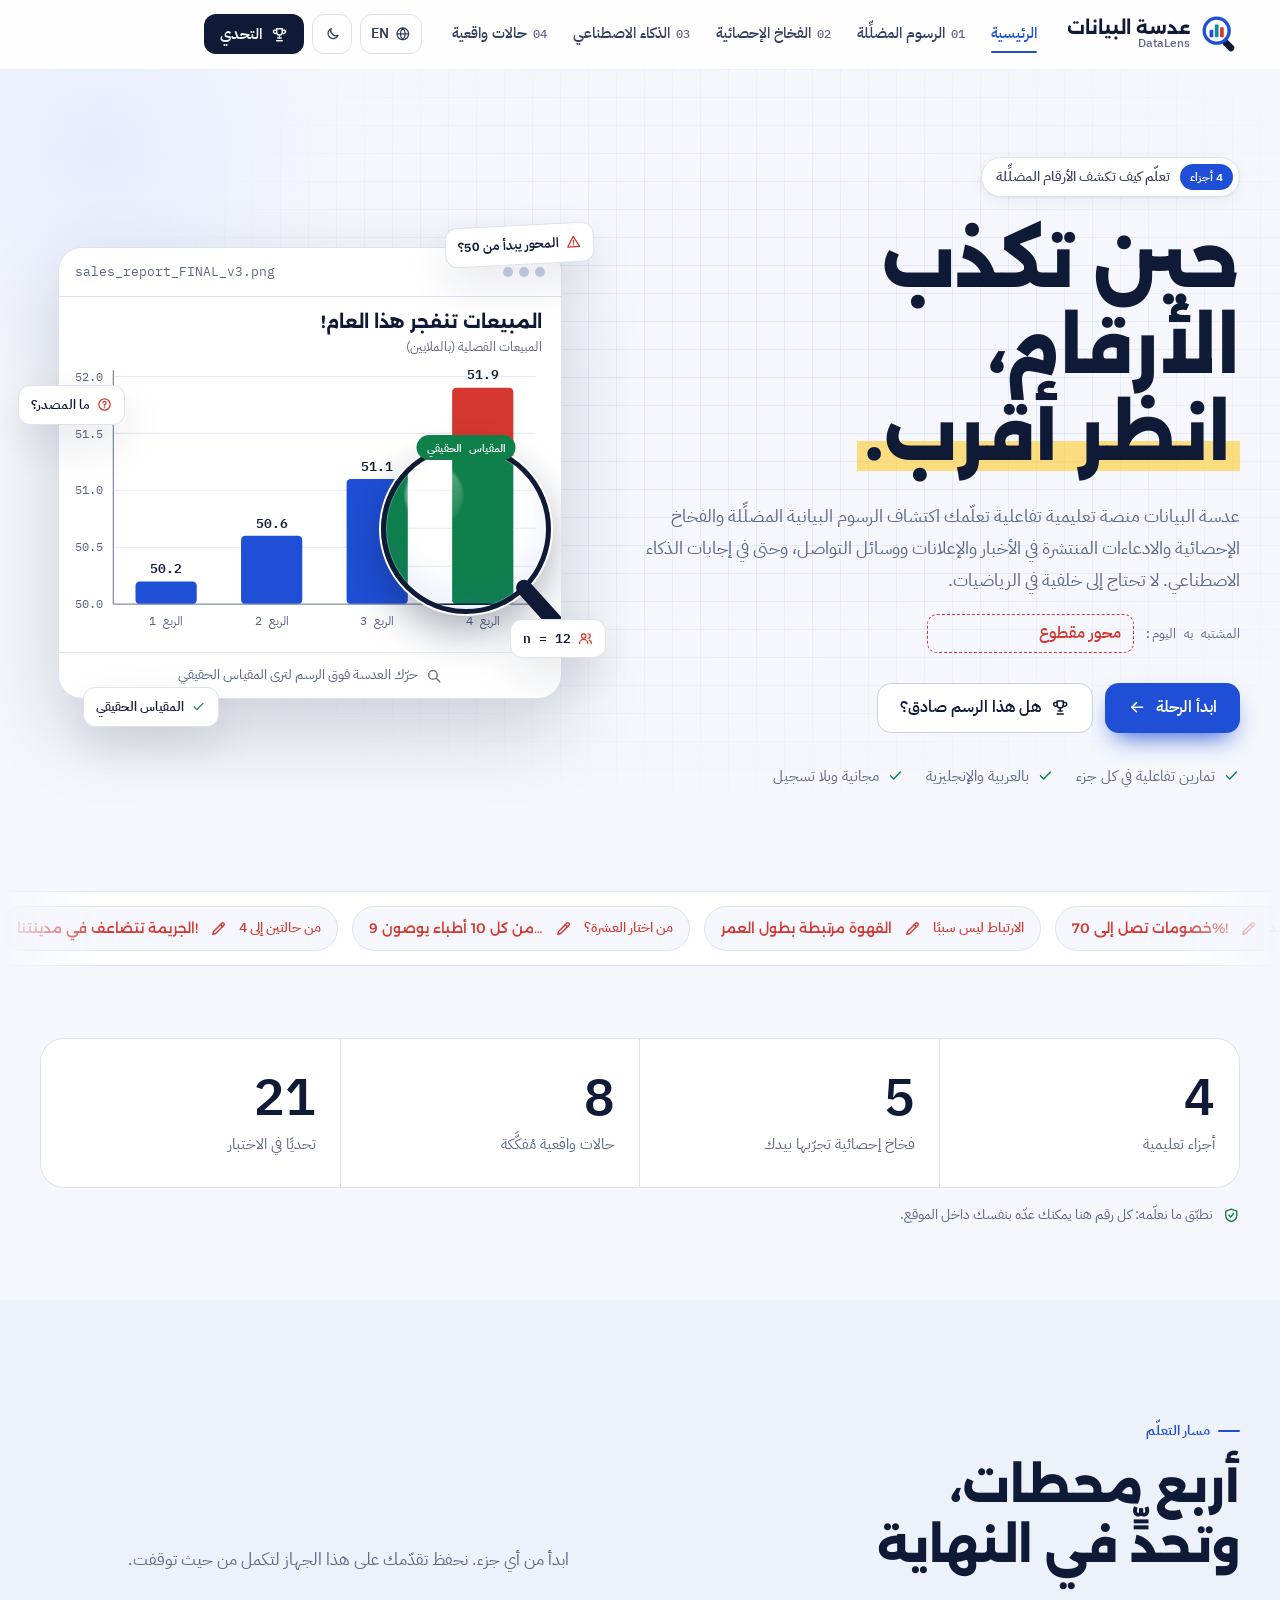
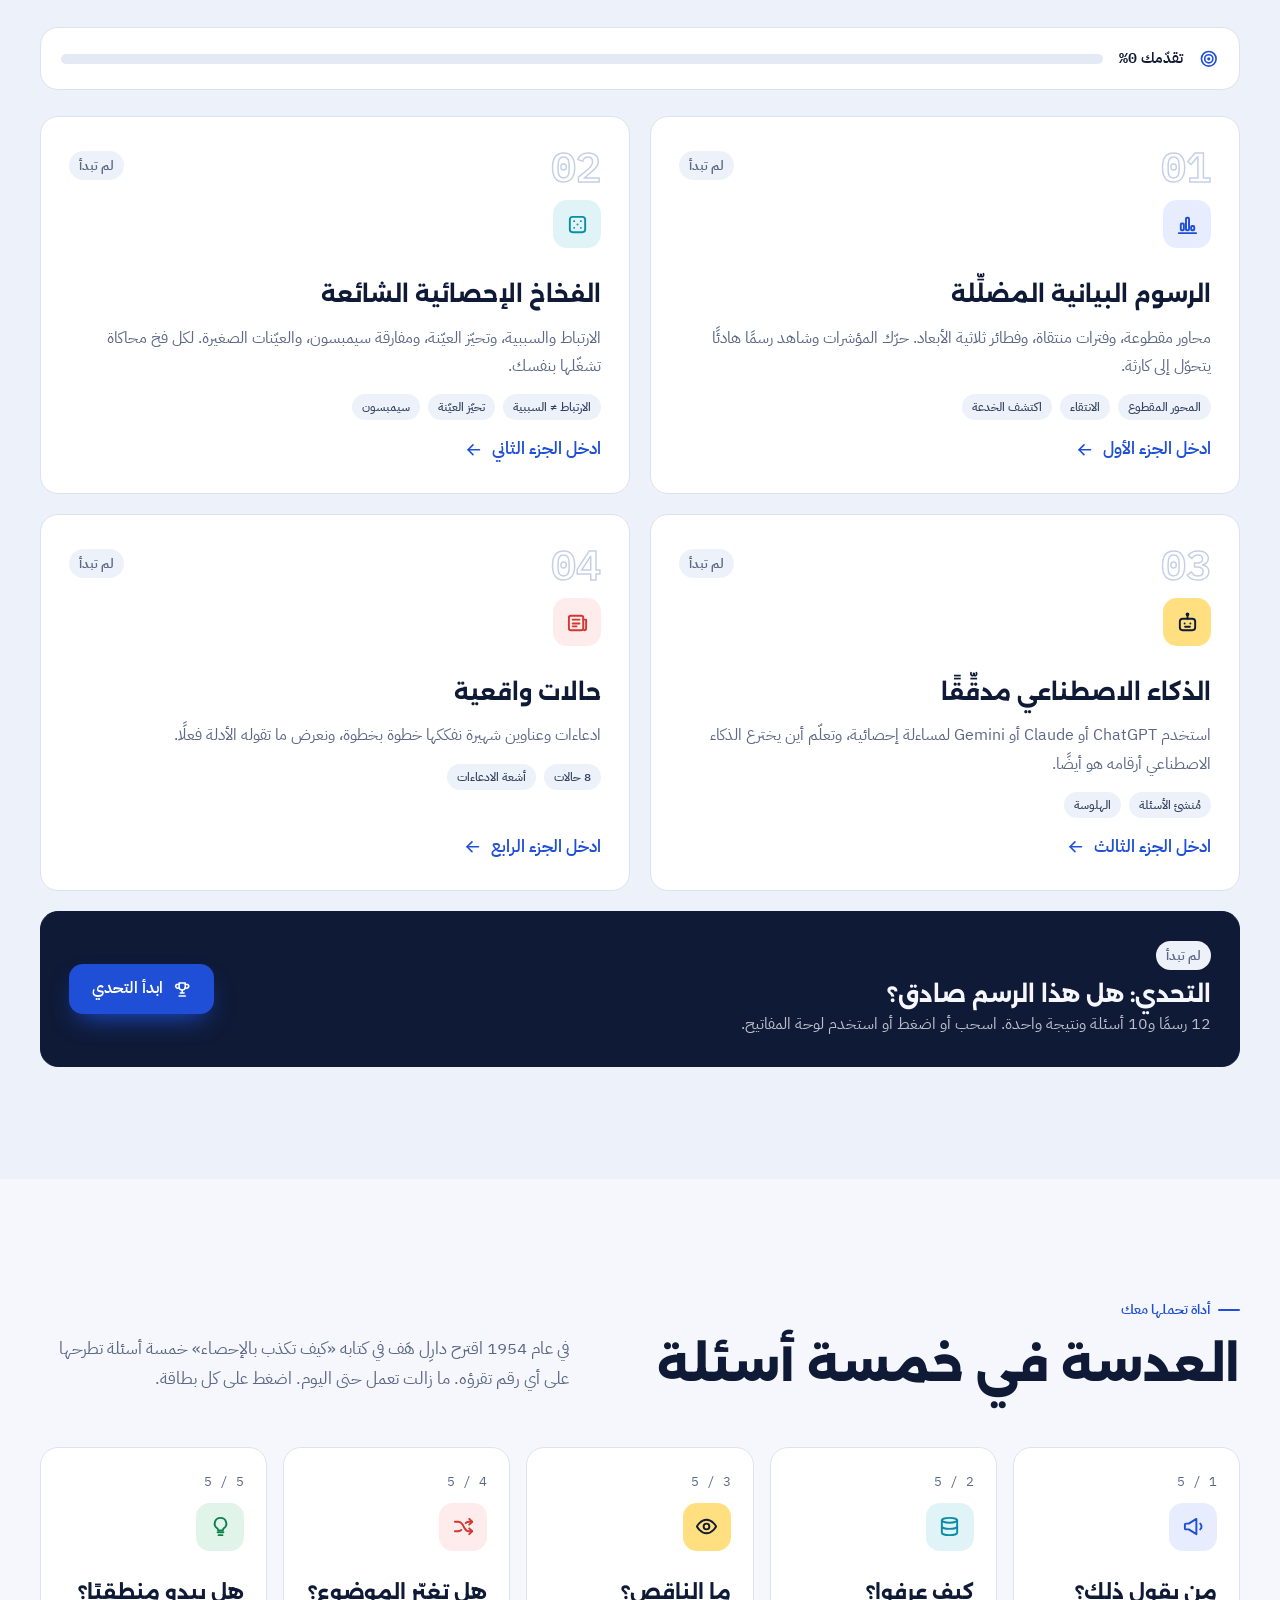
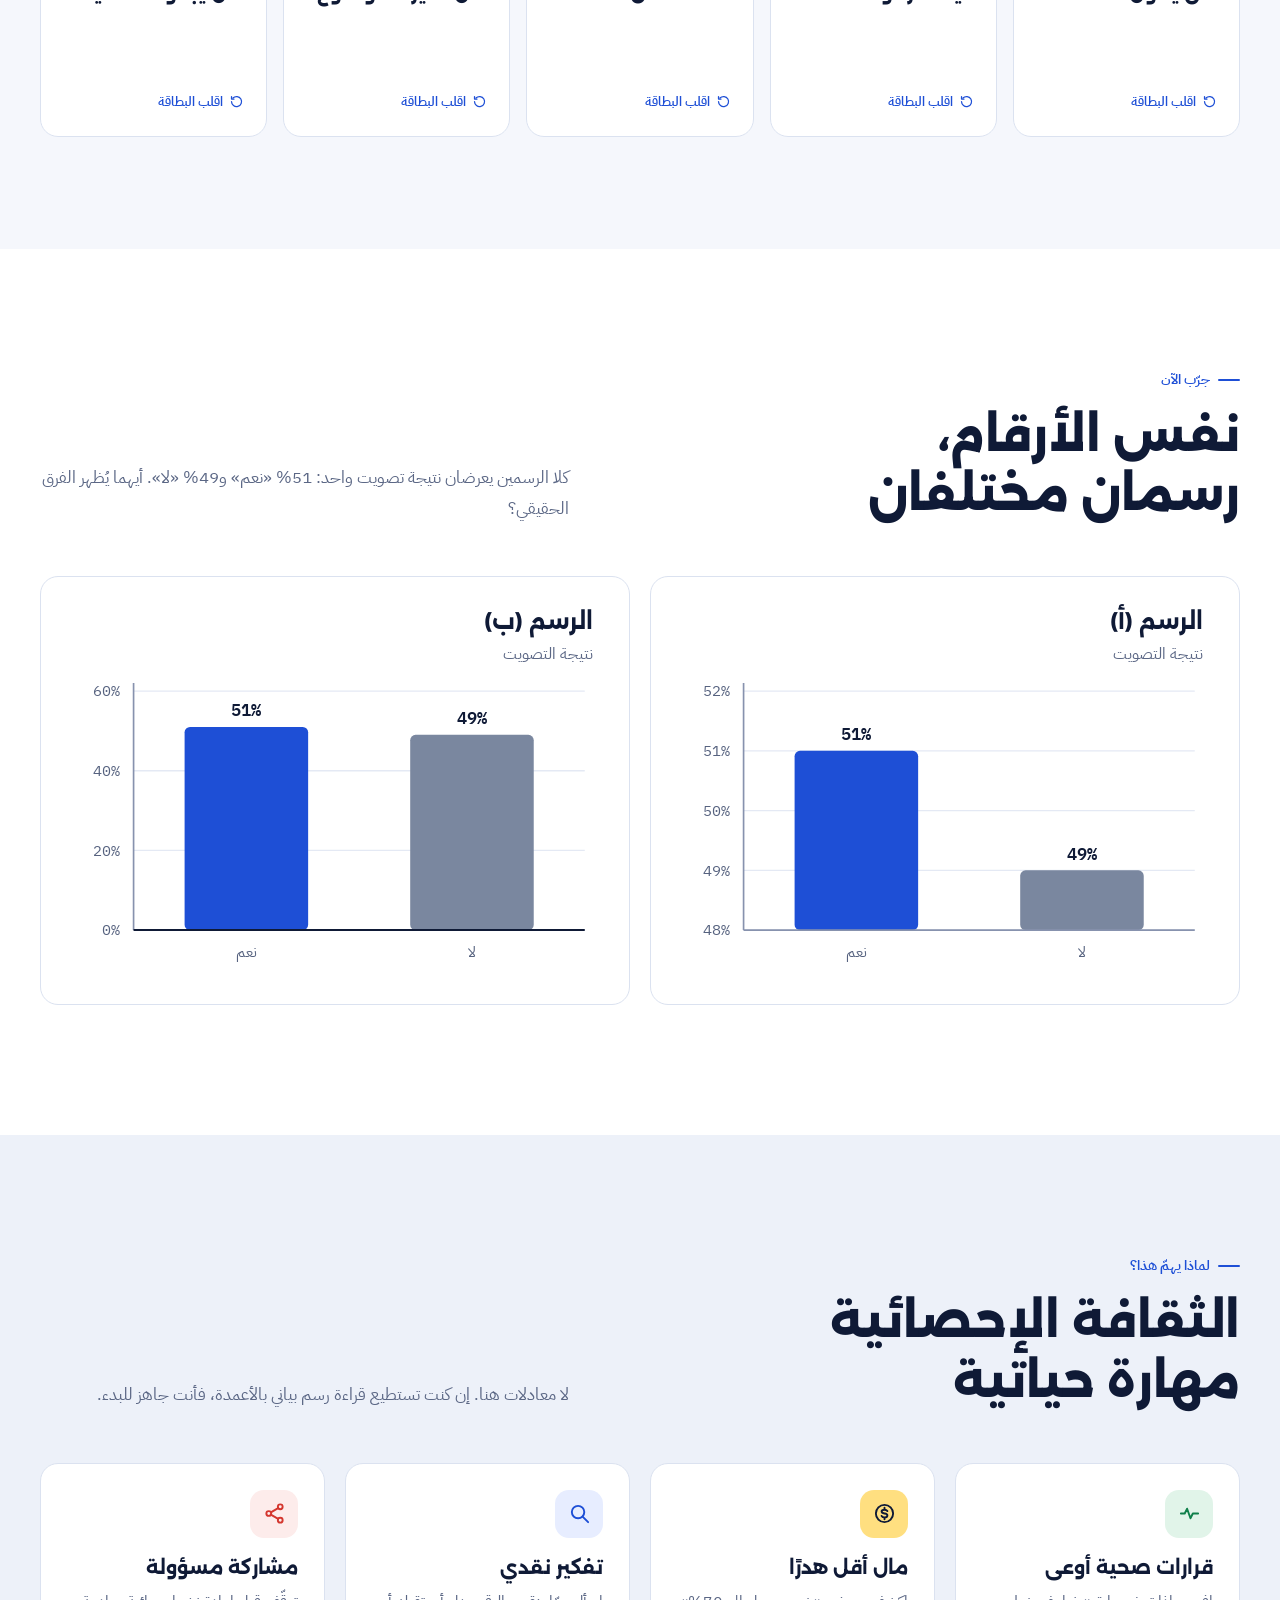
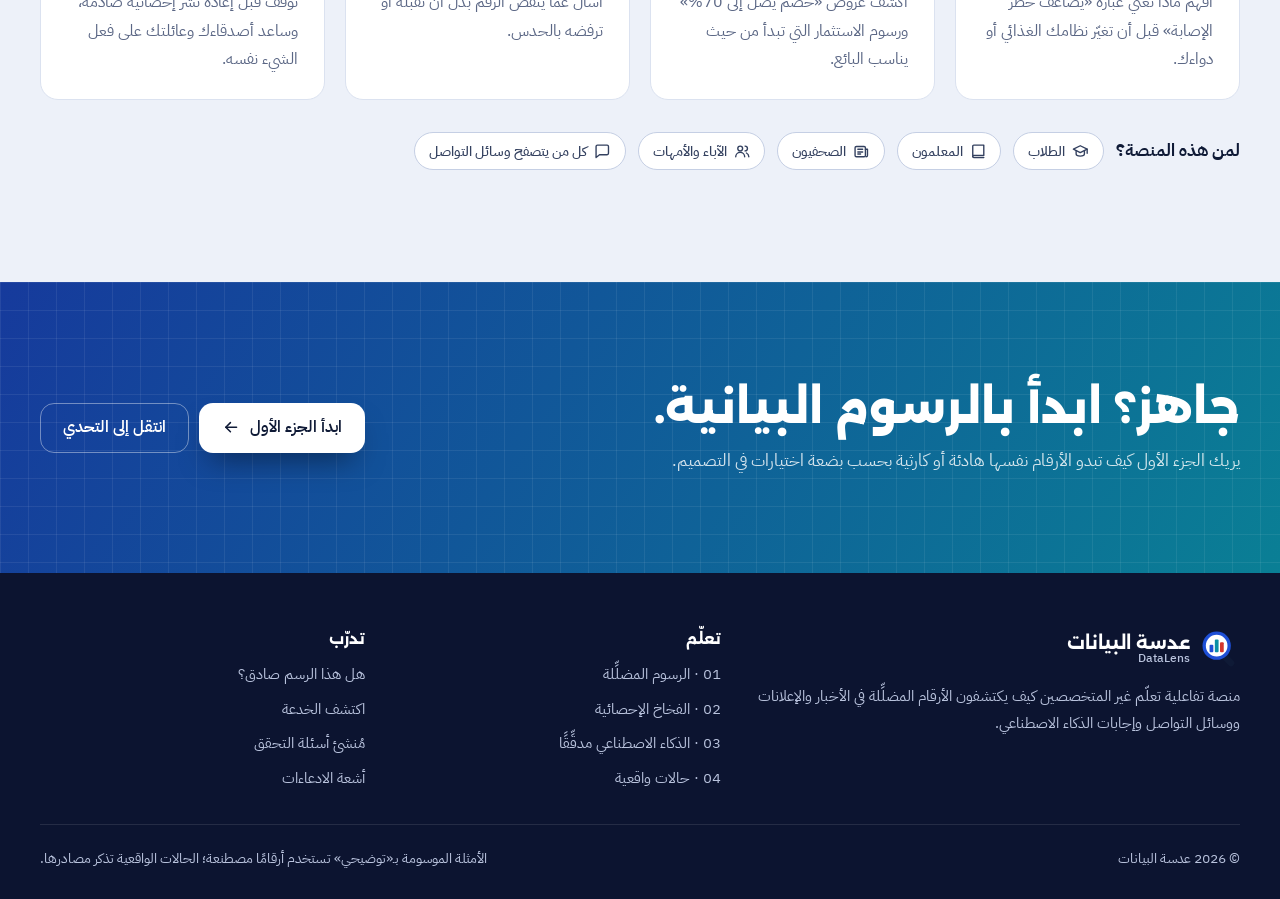
<file: index.html>
<!DOCTYPE html>
<html lang="ar" dir="rtl">
<head>
  <title>DataLens</title>
  <meta name="description" content="DataLens (عدسة البيانات) teaches you to spot misleading charts, statistical traps and viral claims, and to use AI to question a statistic.">
  <!-- @head:start -->
  <meta charset="utf-8">
  <meta name="viewport" content="width=device-width, initial-scale=1, viewport-fit=cover">
  <meta name="theme-color" content="#1e4fd6">
  <link rel="icon" href="assets/img/favicon.svg" type="image/svg+xml">
  <link rel="preconnect" href="https://fonts.googleapis.com">
  <link rel="preconnect" href="https://fonts.gstatic.com" crossorigin>
  <link rel="stylesheet" href="https://fonts.googleapis.com/css2?family=Alexandria:wght@500;600;700;800&family=IBM+Plex+Mono:wght@400;500;600&family=IBM+Plex+Sans+Arabic:wght@300;400;500;600;700&display=swap">
  <link rel="stylesheet" href="assets/css/datalens.css">
  <script>
    (function () {
      var d = document.documentElement, s = {};
      try { s = JSON.parse(localStorage.getItem("datalens:v1")) || {}; } catch (e) {}
      var q = /[?&]lang=(ar|en)/.exec(location.search);
      var l = q ? q[1] : s.lang || "ar";
      d.lang = l;
      d.dir = l === "ar" ? "rtl" : "ltr";
      if (s.theme === "dark" || s.theme === "light") d.setAttribute("data-theme", s.theme);
      d.classList.add("js");
    })();
  </script>
  <script src="assets/js/core.js" defer></script>
  <script src="assets/js/chart.js" defer></script>
  <!-- @head:end -->
  <script src="assets/js/home.js" defer></script>
</head>
<body data-page="home" data-title-ar="عدسة البيانات" data-title-en="DataLens">
  <!-- @nav:start -->
  <a class="skip-link" href="#main"><span lang="ar">تخطَّ إلى المحتوى</span><span lang="en">Skip to content</span></a>
  <div class="read-progress" aria-hidden="true"></div>
  <header class="nav">
    <div class="container nav__inner">
      <a class="brand" href="index.html">
        <svg class="brand__mark" viewBox="0 0 48 48" aria-hidden="true">
          <rect x="30" y="29" width="8" height="17" rx="4" transform="rotate(-45 34 37.5)" style="fill:var(--ink)"/>
          <circle cx="20" cy="20" r="17" style="fill:var(--lens)"/>
          <circle cx="20" cy="20" r="13" style="fill:var(--surface)"/>
          <rect x="11.5" y="19" width="4.5" height="9" rx="1.2" style="fill:var(--lens)"/>
          <rect x="17.8" y="12.5" width="4.5" height="15.5" rx="1.2" style="fill:var(--teal)"/>
          <rect x="24" y="16" width="4.5" height="12" rx="1.2" style="fill:var(--redpen)"/>
        </svg>
        <span class="brand__name">
          <span lang="ar">عدسة البيانات</span><span lang="en">DataLens</span>
          <small><span class="only-ar" lang="en" data-keep>DataLens</span><span class="only-en" lang="ar" data-keep>عدسة البيانات</span></small>
        </span>
      </a>
      <nav aria-label="Main" data-i18n-attrs="aria-label" data-aria-label-ar="القائمة الرئيسية" data-aria-label-en="Main">
        <ul class="nav__links" id="nav-links">
          <li><a class="nav__link" data-nav="home" href="index.html"><span lang="ar">الرئيسية</span><span lang="en">Home</span></a></li>
          <li><a class="nav__link" data-nav="charts" href="charts.html"><span class="nav__num">01</span><span lang="ar">الرسوم المضلِّلة</span><span lang="en">Charts</span></a></li>
          <li><a class="nav__link" data-nav="traps" href="traps.html"><span class="nav__num">02</span><span lang="ar">الفخاخ الإحصائية</span><span lang="en">Traps</span></a></li>
          <li><a class="nav__link" data-nav="ai" href="ai.html"><span class="nav__num">03</span><span lang="ar">الذكاء الاصطناعي</span><span lang="en">AI check</span></a></li>
          <li><a class="nav__link" data-nav="cases" href="cases.html"><span class="nav__num">04</span><span lang="ar">حالات واقعية</span><span lang="en">Real cases</span></a></li>
        </ul>
      </nav>
      <div class="nav__tools">
        <button class="tool-btn" type="button" data-lang-toggle>
          <svg class="ic" aria-hidden="true"><use href="#i-globe"></use></svg><span class="lang-label">EN</span>
        </button>
        <button class="tool-btn theme-btn" type="button" data-theme-toggle data-i18n-attrs="aria-label" data-aria-label-ar="الوضع الداكن" data-aria-label-en="Dark mode" aria-label="الوضع الداكن">
          <svg class="ic ic-moon" aria-hidden="true"><use href="#i-moon"></use></svg>
          <svg class="ic ic-sun" aria-hidden="true"><use href="#i-sun"></use></svg>
        </button>
        <a class="nav__cta" href="quiz.html" data-nav="quiz">
          <svg class="ic" aria-hidden="true"><use href="#i-trophy"></use></svg>
          <span><span lang="ar">التحدي</span><span lang="en">Challenge</span></span>
        </a>
        <button class="tool-btn nav__toggle" type="button" aria-expanded="false" aria-controls="nav-links" data-i18n-attrs="aria-label" data-aria-label-ar="القائمة" data-aria-label-en="Menu" aria-label="القائمة">
          <svg class="ic" aria-hidden="true"><use href="#i-menu"></use></svg>
        </button>
      </div>
    </div>
  </header>
  <!-- @nav:end -->

  <main id="main">
    <!-- =============================== HERO =============================== -->
    <section class="hero">
      <div class="container hero__grid">
        <div class="hero__copy">
          <p class="hero__badge enter">
            <b><span lang="ar">4 أجزاء</span><span lang="en">4 parts</span></b>
            <span lang="ar">تعلّم كيف تكشف الأرقام المضلِّلة</span>
            <span lang="en">Learn to catch numbers that mislead</span>
          </p>

          <h1 class="hero__title enter" style="--d:80ms">
            <span lang="ar">حين تكذب الأرقام،<br><span class="hl hl-anim">انظر أقرب.</span></span>
            <span lang="en">When numbers lie,<br><span class="hl hl-anim">look closer.</span></span>
          </h1>

          <p class="hero__lede enter" style="--d:160ms">
            <span lang="ar">عدسة البيانات منصة تعليمية تفاعلية تعلّمك اكتشاف الرسوم البيانية المضلِّلة والفخاخ الإحصائية والادعاءات المنتشرة في الأخبار والإعلانات ووسائل التواصل، وحتى في إجابات الذكاء الاصطناعي. لا تحتاج إلى خلفية في الرياضيات.</span>
            <span lang="en">DataLens is a hands-on guide to catching misleading charts, statistical traps and viral claims in the news, in ads, on social media and even in AI answers. No math background needed.</span>
          </p>

          <div class="suspect enter" style="--d:220ms">
            <span class="suspect__label"><span lang="ar">المشتبه به اليوم:</span><span lang="en">Today's suspect:</span></span>
            <span class="rotator" data-rotator aria-live="off">
              <span><span lang="ar">محور مقطوع</span><span lang="en">a truncated axis</span></span>
              <span><span lang="ar">فترة زمنية منتقاة</span><span lang="en">a cherry-picked range</span></span>
              <span><span lang="ar">فطيرة ثلاثية الأبعاد</span><span lang="en">a 3D pie chart</span></span>
              <span><span lang="ar">عيّنة من 12 شخصًا</span><span lang="en">a sample of 12 people</span></span>
              <span><span lang="ar">كلمة «مرتبط» في عنوان</span><span lang="en">"linked to" in a headline</span></span>
              <span><span lang="ar">رقم اخترعه الذكاء الاصطناعي</span><span lang="en">a number an AI made up</span></span>
            </span>
          </div>

          <div class="hero__actions enter" style="--d:280ms">
            <a class="btn btn--primary" href="charts.html">
              <span lang="ar">ابدأ الرحلة</span><span lang="en">Start the journey</span>
              <svg class="ic ic-arrow" aria-hidden="true"><use href="#i-arrow"></use></svg>
            </a>
            <a class="btn btn--ghost" href="quiz.html">
              <svg class="ic" aria-hidden="true"><use href="#i-trophy"></use></svg>
              <span lang="ar">هل هذا الرسم صادق؟</span><span lang="en">Is this chart honest?</span>
            </a>
          </div>

          <ul class="hero__meta enter" style="--d:340ms">
            <li><svg class="ic" aria-hidden="true"><use href="#i-check"></use></svg><span lang="ar">تمارين تفاعلية في كل جزء</span><span lang="en">Hands-on demos in every part</span></li>
            <li><svg class="ic" aria-hidden="true"><use href="#i-check"></use></svg><span lang="ar">بالعربية والإنجليزية</span><span lang="en">Arabic &amp; English</span></li>
            <li><svg class="ic" aria-hidden="true"><use href="#i-check"></use></svg><span lang="ar">مجانية وبلا تسجيل</span><span lang="en">Free, no sign-up</span></li>
          </ul>
        </div>

        <div class="lens-demo enter" style="--d:200ms">
          <span class="note-chip note-chip--1" style="--d:0s"><svg class="ic" aria-hidden="true"><use href="#i-alert"></use></svg><span lang="ar">المحور يبدأ من 50؟</span><span lang="en">Axis starts at 50?</span></span>
          <span class="note-chip note-chip--2" style="--d:1.2s"><svg class="ic" aria-hidden="true"><use href="#i-help"></use></svg><span lang="ar">ما المصدر؟</span><span lang="en">Source?</span></span>
          <span class="note-chip note-chip--3 mono" style="--d:2.1s"><svg class="ic" aria-hidden="true"><use href="#i-users"></use></svg>n = 12</span>
          <span class="note-chip note-chip--4" style="--d:.6s"><svg class="ic" aria-hidden="true"><use href="#i-check"></use></svg><span lang="ar">المقياس الحقيقي</span><span lang="en">True scale</span></span>

          <figure class="lens-card" style="margin:0">
            <div class="lens-card__bar">
              <span class="lens-card__dots" aria-hidden="true"><i></i><i></i><i></i></span>
              <span class="mono">sales_report_FINAL_v3.png</span>
            </div>
            <div class="lens-stage" id="lensStage" tabindex="0" role="img"
                 data-i18n-attrs="aria-label"
                 data-aria-label-ar="رسم مبيعات مضلِّل بمحور يبدأ من 50، والعدسة تكشف النسخة الصادقة التي يبدأ محورها من الصفر. استخدم الأسهم لتحريك العدسة."
                 data-aria-label-en="A misleading sales chart whose axis starts at 50; the lens reveals the honest version starting at zero. Use the arrow keys to move the lens.">
              <div class="lens-layer" id="lensLie"></div>
              <div class="lens-layer lens-layer--truth" id="lensTruth"></div>
              <div class="lens-ring" aria-hidden="true"><span class="lens-ring__tag"><span lang="ar">المقياس الحقيقي</span><span lang="en">TRUE SCALE</span></span></div>
            </div>
            <figcaption class="lens-hint">
              <svg class="ic" aria-hidden="true"><use href="#i-lens"></use></svg>
              <span lang="ar">حرّك العدسة فوق الرسم لترى المقياس الحقيقي</span>
              <span lang="en">Move the lens over the chart to see the true scale</span>
            </figcaption>
          </figure>
        </div>
      </div>
    </section>

    <!-- =============================== TICKER =============================== -->
    <div class="ticker" data-ticker aria-label="Headlines under the lens" data-i18n-attrs="aria-label" data-aria-label-ar="عناوين تحت العدسة" data-aria-label-en="Headlines under the lens">
      <div class="ticker__track">
        <span class="ticker__item"><q><span lang="ar">الجريمة تتضاعف في مدينتنا!</span><span lang="en">Crime DOUBLES in our town!</span></q><svg class="ic" aria-hidden="true"><use href="#i-pen"></use></svg><span><span lang="ar">من حالتين إلى 4</span><span lang="en">from 2 cases to 4</span></span></span>
        <span class="ticker__item"><q><span lang="ar">9 من كل 10 أطباء يوصون…</span><span lang="en">9 out of 10 dentists recommend…</span></q><svg class="ic" aria-hidden="true"><use href="#i-pen"></use></svg><span><span lang="ar">من اختار العشرة؟</span><span lang="en">who picked the 10?</span></span></span>
        <span class="ticker__item"><q><span lang="ar">القهوة مرتبطة بطول العمر</span><span lang="en">Coffee linked to longer life</span></q><svg class="ic" aria-hidden="true"><use href="#i-pen"></use></svg><span><span lang="ar">الارتباط ليس سببًا</span><span lang="en">linked is not caused</span></span></span>
        <span class="ticker__item"><q><span lang="ar">خصومات تصل إلى 70%!</span><span lang="en">Up to 70% off!</span></q><svg class="ic" aria-hidden="true"><use href="#i-pen"></use></svg><span><span lang="ar">على منتج واحد</span><span lang="en">on one item</span></span></span>
        <span class="ticker__item"><q><span lang="ar">الخطر يقفز 50%!</span><span lang="en">Risk jumps 50%!</span></q><svg class="ic" aria-hidden="true"><use href="#i-pen"></use></svg><span><span lang="ar">من 2 إلى 3 في كل ألف</span><span lang="en">from 2 in 1,000 to 3</span></span></span>
        <span class="ticker__item"><q><span lang="ar">دراسة: الشوكولاتة تُنحِف</span><span lang="en">Study: chocolate helps you slim</span></q><svg class="ic" aria-hidden="true"><use href="#i-pen"></use></svg><span><span lang="ar">15 مشاركًا فقط</span><span lang="en">15 participants</span></span></span>
        <span class="ticker__item"><q><span lang="ar">أسرع تطبيق نموًا في العالم</span><span lang="en">The world's fastest-growing app</span></q><svg class="ic" aria-hidden="true"><use href="#i-pen"></use></svg><span><span lang="ar">من 10 مستخدمين إلى 100</span><span lang="en">from 10 users to 100</span></span></span>
        <span class="ticker__item"><q><span lang="ar">الذكاء الاصطناعي: 73.4% من الناس…</span><span lang="en">AI says 73.4% of people…</span></q><svg class="ic" aria-hidden="true"><use href="#i-pen"></use></svg><span><span lang="ar">اطلب المصدر</span><span lang="en">ask for the source</span></span></span>
      </div>
    </div>

    <!-- =============================== COUNT =============================== -->
    <section class="section section--tight">
      <div class="container">
        <div class="stat-row" data-stagger="90">
          <div class="stat reveal"><span class="stat__num" data-count="4">4</span><span class="stat__label"><span lang="ar">أجزاء تعليمية</span><span lang="en">learning parts</span></span></div>
          <div class="stat reveal"><span class="stat__num" data-count="5">5</span><span class="stat__label"><span lang="ar">فخاخ إحصائية تجرّبها بيدك</span><span lang="en">statistical traps to simulate</span></span></div>
          <div class="stat reveal"><span class="stat__num" data-count="8">8</span><span class="stat__label"><span lang="ar">حالات واقعية مُفكَّكة</span><span lang="en">real cases taken apart</span></span></div>
          <div class="stat reveal"><span class="stat__num" data-count="22">22</span><span class="stat__label"><span lang="ar">تحديًا في الاختبار</span><span lang="en">challenges in the quiz</span></span></div>
        </div>
        <p class="stat-note reveal">
          <svg class="ic" aria-hidden="true"><use href="#i-shield"></use></svg>
          <span lang="ar">نطبّق ما نعلّمه: كل رقم هنا يمكنك عدّه بنفسك داخل الموقع.</span>
          <span lang="en">We practice what we teach: you can count every one of these numbers yourself on this site.</span>
        </p>
      </div>
    </section>

    <!-- =============================== JOURNEY =============================== -->
    <section class="section section--soft" id="journey">
      <div class="container">
        <div class="section-head">
          <div class="reveal">
            <span class="eyebrow"><span lang="ar">مسار التعلّم</span><span lang="en">The learning path</span></span>
            <h2><span lang="ar">أربع محطات، وتحدٍّ في النهاية</span><span lang="en">Four stops and a final challenge</span></h2>
          </div>
          <p class="reveal">
            <span lang="ar">ابدأ من أي جزء. نحفظ تقدّمك على هذا الجهاز لتكمل من حيث توقفت.</span>
            <span lang="en">Start anywhere. Your progress is saved on this device so you can pick up where you left off.</span>
          </p>
        </div>

        <div class="journey-progress reveal">
          <svg class="ic" aria-hidden="true" style="color:var(--lens)"><use href="#i-target"></use></svg>
          <span class="journey-progress__label"><span lang="ar">تقدّمك</span><span lang="en">Your progress</span> <span class="mono" id="journeyPct">0%</span></span>
          <div class="journey-progress__bar" role="progressbar" aria-valuemin="0" aria-valuemax="100" aria-valuenow="0" id="journeyBar"><span></span></div>
        </div>

        <div class="journey" data-stagger="90">
          <article class="card spot journey-card reveal">
            <div class="journey-card__top">
              <span class="journey-card__num">01</span>
              <span class="status" data-part="charts"></span>
            </div>
            <div class="card__icon"><svg class="ic" aria-hidden="true"><use href="#i-bars"></use></svg></div>
            <h3><a class="stretched" href="charts.html"><span lang="ar">الرسوم البيانية المضلِّلة</span><span lang="en">Misleading charts</span></a></h3>
            <p>
              <span lang="ar">محاور مقطوعة، وفترات منتقاة، وفطائر ثلاثية الأبعاد. حرّك المؤشرات وشاهد رسمًا هادئًا يتحوّل إلى كارثة.</span>
              <span lang="en">Truncated axes, cherry-picked ranges and 3D pies. Move the sliders and watch a calm chart turn into a catastrophe.</span>
            </p>
            <div class="chip-row">
              <span class="badge"><span lang="ar">المحور المقطوع</span><span lang="en">Truncated axis</span></span>
              <span class="badge"><span lang="ar">الانتقاء</span><span lang="en">Cherry-picking</span></span>
              <span class="badge"><span lang="ar">اكتشف الخدعة</span><span lang="en">Spot the trick</span></span>
            </div>
            <span class="journey-card__go"><span lang="ar">ادخل الجزء الأول</span><span lang="en">Open part 1</span><svg class="ic flip-rtl" aria-hidden="true"><use href="#i-arrow"></use></svg></span>
          </article>

          <article class="card spot journey-card reveal">
            <div class="journey-card__top">
              <span class="journey-card__num">02</span>
              <span class="status" data-part="traps"></span>
            </div>
            <div class="card__icon card__icon--teal"><svg class="ic" aria-hidden="true"><use href="#i-dice"></use></svg></div>
            <h3><a class="stretched" href="traps.html"><span lang="ar">الفخاخ الإحصائية الشائعة</span><span lang="en">Common statistical traps</span></a></h3>
            <p>
              <span lang="ar">الارتباط والسببية، وتحيّز العيّنة، ومفارقة سيمبسون، والعيّنات الصغيرة. لكل فخ محاكاة تشغّلها بنفسك.</span>
              <span lang="en">Correlation vs causation, sampling bias, Simpson's paradox and tiny samples. Each trap comes with a simulation you run yourself.</span>
            </p>
            <div class="chip-row">
              <span class="badge"><span lang="ar">الارتباط ≠ السببية</span><span lang="en">Correlation ≠ cause</span></span>
              <span class="badge"><span lang="ar">تحيّز العيّنة</span><span lang="en">Sampling bias</span></span>
              <span class="badge"><span lang="ar">سيمبسون</span><span lang="en">Simpson</span></span>
            </div>
            <span class="journey-card__go"><span lang="ar">ادخل الجزء الثاني</span><span lang="en">Open part 2</span><svg class="ic flip-rtl" aria-hidden="true"><use href="#i-arrow"></use></svg></span>
          </article>

          <article class="card spot journey-card reveal">
            <div class="journey-card__top">
              <span class="journey-card__num">03</span>
              <span class="status" data-part="ai"></span>
            </div>
            <div class="card__icon card__icon--warn"><svg class="ic" aria-hidden="true"><use href="#i-bot"></use></svg></div>
            <h3><a class="stretched" href="ai.html"><span lang="ar">الذكاء الاصطناعي مدقِّقًا</span><span lang="en">AI as a fact-checker</span></a></h3>
            <p>
              <span lang="ar">استخدم ChatGPT أو Claude أو Gemini لمساءلة إحصائية، وتعلّم أين يخترع الذكاء الاصطناعي أرقامه هو أيضًا.</span>
              <span lang="en">Use ChatGPT, Claude or Gemini to question a statistic, and learn where AI invents numbers of its own.</span>
            </p>
            <div class="chip-row">
              <span class="badge"><span lang="ar">مُنشئ الأسئلة</span><span lang="en">Prompt builder</span></span>
              <span class="badge"><span lang="ar">الهلوسة</span><span lang="en">Hallucinations</span></span>
            </div>
            <span class="journey-card__go"><span lang="ar">ادخل الجزء الثالث</span><span lang="en">Open part 3</span><svg class="ic flip-rtl" aria-hidden="true"><use href="#i-arrow"></use></svg></span>
          </article>

          <article class="card spot journey-card reveal">
            <div class="journey-card__top">
              <span class="journey-card__num">04</span>
              <span class="status" data-part="cases"></span>
            </div>
            <div class="card__icon card__icon--trick"><svg class="ic" aria-hidden="true"><use href="#i-news"></use></svg></div>
            <h3><a class="stretched" href="cases.html"><span lang="ar">حالات واقعية</span><span lang="en">Real cases</span></a></h3>
            <p>
              <span lang="ar">ادعاءات وعناوين شهيرة نفككها خطوة بخطوة، ونعرض ما تقوله الأدلة فعلًا.</span>
              <span lang="en">Famous claims and headlines taken apart step by step, with what the evidence actually says.</span>
            </p>
            <div class="chip-row">
              <span class="badge"><span lang="ar">8 حالات</span><span lang="en">8 cases</span></span>
              <span class="badge"><span lang="ar">أشعة الادعاءات</span><span lang="en">Claim X-ray</span></span>
            </div>
            <span class="journey-card__go"><span lang="ar">ادخل الجزء الرابع</span><span lang="en">Open part 4</span><svg class="ic flip-rtl" aria-hidden="true"><use href="#i-arrow"></use></svg></span>
          </article>

          <article class="card journey-card journey-card--wide reveal">
            <div>
              <span class="status" data-part="quiz" style="margin-bottom:10px"></span>
              <h3><a class="stretched" href="quiz.html"><span lang="ar">التحدي: هل هذا الرسم صادق؟</span><span lang="en">The challenge: is this chart honest?</span></a></h3>
              <p>
                <span lang="ar">12 رسمًا و10 أسئلة ونتيجة واحدة. اسحب أو اضغط أو استخدم لوحة المفاتيح.</span>
                <span lang="en">12 charts, 10 questions, one score. Swipe, click or use your keyboard.</span>
              </p>
            </div>
            <span class="btn btn--primary" aria-hidden="true">
              <svg class="ic" aria-hidden="true"><use href="#i-trophy"></use></svg>
              <span lang="ar">ابدأ التحدي</span><span lang="en">Take the challenge</span>
            </span>
          </article>
        </div>
      </div>
    </section>

    <!-- =============================== FIVE QUESTIONS =============================== -->
    <section class="section" id="five">
      <div class="container">
        <div class="section-head">
          <div class="reveal">
            <span class="eyebrow"><span lang="ar">أداة تحملها معك</span><span lang="en">A tool to carry with you</span></span>
            <h2><span lang="ar">العدسة في خمسة أسئلة</span><span lang="en">The lens in five questions</span></h2>
          </div>
          <p class="reveal">
            <span lang="ar">في عام 1954 اقترح دارِل هَف في كتابه «كيف تكذب بالإحصاء» خمسة أسئلة تطرحها على أي رقم تقرؤه. ما زالت تعمل حتى اليوم. اضغط على كل بطاقة.</span>
            <span lang="en">In 1954, Darrell Huff's book <i>How to Lie with Statistics</i> offered five questions to ask of any number you read. They still work. Tap each card.</span>
          </p>
        </div>

        <div class="flip-grid" data-stagger="80">
          <button class="flip reveal" type="button" aria-pressed="false">
            <span class="flip__inner">
              <span class="flip__face flip__face--front">
                <span class="flip__n">1 / 5</span>
                <span class="card__icon"><svg class="ic" aria-hidden="true"><use href="#i-megaphone"></use></svg></span>
                <span class="flip__q"><span lang="ar">من يقول ذلك؟</span><span lang="en">Who says so?</span></span>
                <span class="flip__hint"><svg class="ic" aria-hidden="true"><use href="#i-restart"></use></svg><span lang="ar">اقلب البطاقة</span><span lang="en">Flip</span></span>
              </span>
              <span class="flip__face flip__face--back">
                <p><span lang="ar">ابحث عمّن يستفيد. قد تكون الشركة أو الحملة أو الجهة المناصرة على حق، لكن أرقامها تستحق نظرة ثانية.</span><span lang="en">Look for who benefits. A company, a campaign or an advocacy group may be right, but its numbers deserve a second look.</span></p>
                <span class="flip__ex"><span lang="ar">مثال: دراسة تموّلها شركة عصير تجد أن العصير صحي.</span><span lang="en">Example: a study paid for by a juice brand finds that juice is healthy.</span></span>
              </span>
            </span>
          </button>

          <button class="flip reveal" type="button" aria-pressed="false">
            <span class="flip__inner">
              <span class="flip__face flip__face--front">
                <span class="flip__n">2 / 5</span>
                <span class="card__icon card__icon--teal"><svg class="ic" aria-hidden="true"><use href="#i-database"></use></svg></span>
                <span class="flip__q"><span lang="ar">كيف عرفوا؟</span><span lang="en">How do they know?</span></span>
                <span class="flip__hint"><svg class="ic" aria-hidden="true"><use href="#i-restart"></use></svg><span lang="ar">اقلب البطاقة</span><span lang="en">Flip</span></span>
              </span>
              <span class="flip__face flip__face--back">
                <p><span lang="ar">اسأل كيف جُمعت البيانات: كم شخصًا؟ وكيف اختيروا؟ وماذا سُئلوا بالضبط؟</span><span lang="en">Ask how the data were collected: how many people, chosen how, and asked exactly what?</span></p>
                <span class="flip__ex"><span lang="ar">مثال: استطلاع على الإنترنت بين متابعي العلامة التجارية نفسها.</span><span lang="en">Example: an online poll of the brand's own followers.</span></span>
              </span>
            </span>
          </button>

          <button class="flip reveal" type="button" aria-pressed="false">
            <span class="flip__inner">
              <span class="flip__face flip__face--front">
                <span class="flip__n">3 / 5</span>
                <span class="card__icon card__icon--warn"><svg class="ic" aria-hidden="true"><use href="#i-eye"></use></svg></span>
                <span class="flip__q"><span lang="ar">ما الناقص؟</span><span lang="en">What's missing?</span></span>
                <span class="flip__hint"><svg class="ic" aria-hidden="true"><use href="#i-restart"></use></svg><span lang="ar">اقلب البطاقة</span><span lang="en">Flip</span></span>
              </span>
              <span class="flip__face flip__face--back">
                <p><span lang="ar">متوسطات بلا تشتّت، ونسب مئوية بلا أعداد أساسية، واتجاهات بلا شيء تُقارن به.</span><span lang="en">Averages without spread, percentages without base numbers, trends without anything to compare them to.</span></p>
                <span class="flip__ex"><span lang="ar">مثال: «ارتفاع 200%»… من 1 إلى 3.</span><span lang="en">Example: "Up 200%"… from 1 to 3.</span></span>
              </span>
            </span>
          </button>

          <button class="flip reveal" type="button" aria-pressed="false">
            <span class="flip__inner">
              <span class="flip__face flip__face--front">
                <span class="flip__n">4 / 5</span>
                <span class="card__icon card__icon--trick"><svg class="ic" aria-hidden="true"><use href="#i-shuffle"></use></svg></span>
                <span class="flip__q"><span lang="ar">هل تغيّر الموضوع؟</span><span lang="en">Did somebody change the subject?</span></span>
                <span class="flip__hint"><svg class="ic" aria-hidden="true"><use href="#i-restart"></use></svg><span lang="ar">اقلب البطاقة</span><span lang="en">Flip</span></span>
              </span>
              <span class="flip__face flip__face--back">
                <p><span lang="ar">انتبه للقفزة بين ما قيس فعلًا وما يُدّعى في العنوان.</span><span lang="en">Watch for a jump between what was actually measured and what the headline claims.</span></p>
                <span class="flip__ex"><span lang="ar">مثال: زيادة الحالات المسجّلة لا تعني بالضرورة زيادة الحالات؛ ربما زاد الفحص.</span><span lang="en">Example: more reported cases may just mean more testing, not more cases.</span></span>
              </span>
            </span>
          </button>

          <button class="flip reveal" type="button" aria-pressed="false">
            <span class="flip__inner">
              <span class="flip__face flip__face--front">
                <span class="flip__n">5 / 5</span>
                <span class="card__icon card__icon--truth"><svg class="ic" aria-hidden="true"><use href="#i-bulb"></use></svg></span>
                <span class="flip__q"><span lang="ar">هل يبدو منطقيًا؟</span><span lang="en">Does it make sense?</span></span>
                <span class="flip__hint"><svg class="ic" aria-hidden="true"><use href="#i-restart"></use></svg><span lang="ar">اقلب البطاقة</span><span lang="en">Flip</span></span>
              </span>
              <span class="flip__face flip__face--back">
                <p><span lang="ar">أجرِ حسابًا تقريبيًا سريعًا. إن بدا الرقم مستحيلًا فقد يكون كذلك فعلًا.</span><span lang="en">Do a quick back-of-the-envelope check. If a number sounds impossible, it may be.</span></p>
                <span class="flip__ex"><span lang="ar">مثال: مدينة سكانها مليون تنتج 5 ملايين طن نفايات يوميًا؟ هذا 5 أطنان لكل شخص كل يوم.</span><span lang="en">Example: a city of 1 million makes 5 million tonnes of waste a day? That is 5 tonnes per person, daily.</span></span>
              </span>
            </span>
          </button>
        </div>
      </div>
    </section>

    <!-- =============================== QUICK CHALLENGE =============================== -->
    <section class="section section--surface" id="try">
      <div class="container">
        <div class="section-head">
          <div class="reveal">
            <span class="eyebrow"><span lang="ar">جرّب الآن</span><span lang="en">Try it now</span></span>
            <h2><span lang="ar">نفس الأرقام، رسمان مختلفان</span><span lang="en">Same numbers, two charts</span></h2>
          </div>
          <p class="reveal">
            <span lang="ar">كلا الرسمين يعرضان نتيجة تصويت واحد: 51% «نعم» و49% «لا». أيهما يُظهر الفرق الحقيقي؟</span>
            <span lang="en">Both charts show the same vote: 51% "yes" and 49% "no". Which one shows the real difference?</span>
          </p>
        </div>

        <div class="grid grid-2" id="quickPick" data-stagger="100">
          <button class="chart-frame card reveal" type="button" data-pick="a" style="text-align:start"></button>
          <button class="chart-frame card reveal" type="button" data-pick="b" style="text-align:start"></button>
        </div>
        <div id="quickResult" aria-live="polite" style="margin-top:18px"></div>
      </div>
    </section>

    <!-- =============================== IMPACT =============================== -->
    <section class="section section--soft" id="impact">
      <div class="container">
        <div class="section-head">
          <div class="reveal">
            <span class="eyebrow"><span lang="ar">لماذا يهمّ هذا؟</span><span lang="en">Why it matters</span></span>
            <h2><span lang="ar">الثقافة الإحصائية مهارة حياتية</span><span lang="en">Statistical literacy is a life skill</span></h2>
          </div>
          <p class="reveal">
            <span lang="ar">لا معادلات هنا. إن كنت تستطيع قراءة رسم بياني بالأعمدة، فأنت جاهز للبدء.</span>
            <span lang="en">There are no formulas here. If you can read a bar chart, you are ready to start.</span>
          </p>
        </div>

        <div class="grid grid-4" data-stagger="90">
          <article class="card spot reveal">
            <div class="card__icon card__icon--truth"><svg class="ic" aria-hidden="true"><use href="#i-pulse"></use></svg></div>
            <h3><span lang="ar">قرارات صحية أوعى</span><span lang="en">Sharper health decisions</span></h3>
            <p><span lang="ar">افهم ماذا تعني عبارة «يضاعف خطر الإصابة» قبل أن تغيّر نظامك الغذائي أو دواءك.</span><span lang="en">Understand what "doubles your risk" really means before you change your diet or your medicine.</span></p>
          </article>
          <article class="card spot reveal">
            <div class="card__icon card__icon--warn"><svg class="ic" aria-hidden="true"><use href="#i-coin"></use></svg></div>
            <h3><span lang="ar">مال أقل هدرًا</span><span lang="en">Smarter money</span></h3>
            <p><span lang="ar">اكشف عروض «خصم يصل إلى 70%» ورسوم الاستثمار التي تبدأ من حيث يناسب البائع.</span><span lang="en">See through "up to 70% off" and investment charts that start wherever suits the seller.</span></p>
          </article>
          <article class="card spot reveal">
            <div class="card__icon"><svg class="ic" aria-hidden="true"><use href="#i-lens"></use></svg></div>
            <h3><span lang="ar">تفكير نقدي</span><span lang="en">Critical thinking</span></h3>
            <p><span lang="ar">اسأل عمّا ينقص الرقم بدل أن تقبله أو ترفضه بالحدس.</span><span lang="en">Ask what a number is missing instead of accepting or rejecting it on instinct.</span></p>
          </article>
          <article class="card spot reveal">
            <div class="card__icon card__icon--trick"><svg class="ic" aria-hidden="true"><use href="#i-share"></use></svg></div>
            <h3><span lang="ar">مشاركة مسؤولة</span><span lang="en">Responsible sharing</span></h3>
            <p><span lang="ar">توقّف قبل إعادة نشر إحصائية صادمة، وساعد أصدقاءك وعائلتك على فعل الشيء نفسه.</span><span lang="en">Pause before forwarding a shocking statistic, and help friends and family do the same.</span></p>
          </article>
        </div>

        <div class="reveal" style="margin-top:32px;display:flex;flex-wrap:wrap;align-items:center;gap:12px">
          <strong><span lang="ar">لمن هذه المنصة؟</span><span lang="en">Who is it for?</span></strong>
          <span class="chip"><svg class="ic" aria-hidden="true"><use href="#i-cap"></use></svg><span lang="ar">الطلاب</span><span lang="en">Students</span></span>
          <span class="chip"><svg class="ic" aria-hidden="true"><use href="#i-book"></use></svg><span lang="ar">المعلمون</span><span lang="en">Teachers</span></span>
          <span class="chip"><svg class="ic" aria-hidden="true"><use href="#i-news"></use></svg><span lang="ar">الصحفيون</span><span lang="en">Journalists</span></span>
          <span class="chip"><svg class="ic" aria-hidden="true"><use href="#i-users"></use></svg><span lang="ar">الآباء والأمهات</span><span lang="en">Parents</span></span>
          <span class="chip"><svg class="ic" aria-hidden="true"><use href="#i-chat"></use></svg><span lang="ar">كل من يتصفح وسائل التواصل</span><span lang="en">Anyone on social media</span></span>
        </div>
      </div>
    </section>

    <!-- =============================== NEXT =============================== -->
    <section class="next-band">
      <div class="container next-band__inner">
        <div class="reveal">
          <h2><span lang="ar">جاهز؟ ابدأ بالرسوم البيانية.</span><span lang="en">Ready? Start with the charts.</span></h2>
          <p>
            <span lang="ar">يريك الجزء الأول كيف تبدو الأرقام نفسها هادئة أو كارثية بحسب بضعة اختيارات في التصميم.</span>
            <span lang="en">Part 1 shows how the same numbers can look calm or catastrophic depending on a few design choices.</span>
          </p>
        </div>
        <div class="next-band__actions reveal">
          <a class="btn btn--primary" href="charts.html"><span lang="ar">ابدأ الجزء الأول</span><span lang="en">Start part 1</span><svg class="ic ic-arrow" aria-hidden="true"><use href="#i-arrow"></use></svg></a>
          <a class="btn btn--ghost" href="quiz.html"><span lang="ar">انتقل إلى التحدي</span><span lang="en">Jump to the challenge</span></a>
        </div>
      </div>
    </section>
  </main>

  <!-- @footer:start -->
  <footer class="footer">
    <div class="container">
      <div class="footer__grid">
        <div>
          <a class="brand" href="index.html">
            <svg class="brand__mark" viewBox="0 0 48 48" aria-hidden="true">
          <rect x="30" y="29" width="8" height="17" rx="4" transform="rotate(-45 34 37.5)" style="fill:var(--ink)"/>
          <circle cx="20" cy="20" r="17" style="fill:var(--lens)"/>
          <circle cx="20" cy="20" r="13" style="fill:var(--surface)"/>
          <rect x="11.5" y="19" width="4.5" height="9" rx="1.2" style="fill:var(--lens)"/>
          <rect x="17.8" y="12.5" width="4.5" height="15.5" rx="1.2" style="fill:var(--teal)"/>
          <rect x="24" y="16" width="4.5" height="12" rx="1.2" style="fill:var(--redpen)"/>
        </svg>
            <span class="brand__name">
              <span lang="ar">عدسة البيانات</span><span lang="en">DataLens</span>
              <small><span class="only-ar" lang="en" data-keep>DataLens</span><span class="only-en" lang="ar" data-keep>عدسة البيانات</span></small>
            </span>
          </a>
          <p lang="ar">منصة تفاعلية تعلّم غير المتخصصين كيف يكتشفون الأرقام المضلِّلة في الأخبار والإعلانات ووسائل التواصل وإجابات الذكاء الاصطناعي.</p>
          <p lang="en">An interactive platform that teaches non-specialists to spot misleading numbers in the news, ads, social media and AI answers.</p>
        </div>
        <div>
          <h4><span lang="ar">تعلّم</span><span lang="en">Learn</span></h4>
          <ul>
            <li><a href="charts.html"><span lang="ar">01 · الرسوم المضلِّلة</span><span lang="en">01 · Misleading charts</span></a></li>
            <li><a href="traps.html"><span lang="ar">02 · الفخاخ الإحصائية</span><span lang="en">02 · Statistical traps</span></a></li>
            <li><a href="ai.html"><span lang="ar">03 · الذكاء الاصطناعي مدقِّقًا</span><span lang="en">03 · AI as a fact-checker</span></a></li>
            <li><a href="cases.html"><span lang="ar">04 · حالات واقعية</span><span lang="en">04 · Real cases</span></a></li>
          </ul>
        </div>
        <div>
          <h4><span lang="ar">تدرّب</span><span lang="en">Practice</span></h4>
          <ul>
            <li><a href="quiz.html"><span lang="ar">هل هذا الرسم صادق؟</span><span lang="en">Is this chart honest?</span></a></li>
            <li><a href="charts.html#spot"><span lang="ar">اكتشف الخدعة</span><span lang="en">Spot the trick</span></a></li>
            <li><a href="ai.html#builder"><span lang="ar">مُنشئ أسئلة التحقق</span><span lang="en">Fact-check prompt builder</span></a></li>
            <li><a href="cases.html#xray"><span lang="ar">أشعة الادعاءات</span><span lang="en">Claim X-ray</span></a></li>
          </ul>
        </div>
      </div>
      <div class="footer__bottom">
        <span>© <span data-year>2026</span> <span lang="ar">عدسة البيانات</span><span lang="en">DataLens</span></span>
        <span lang="ar">الأمثلة الموسومة بـ«توضيحي» تستخدم أرقامًا مصطنعة؛ الحالات الواقعية تذكر مصادرها.</span>
        <span lang="en">Examples marked "illustrative" use made-up numbers; real cases name their sources.</span>
      </div>
    </div>
  </footer>
  <button class="to-top" type="button" data-i18n-attrs="aria-label" data-aria-label-ar="العودة إلى الأعلى" data-aria-label-en="Back to top" aria-label="العودة إلى الأعلى">
    <svg class="ring" viewBox="0 0 52 52" aria-hidden="true"><circle class="bg" cx="26" cy="26" r="23"/><circle class="fg" cx="26" cy="26" r="23"/></svg>
    <svg class="ic" aria-hidden="true"><use href="#i-up"></use></svg>
  </button>
  <!-- @footer:end -->
</body>
</html>
</file>
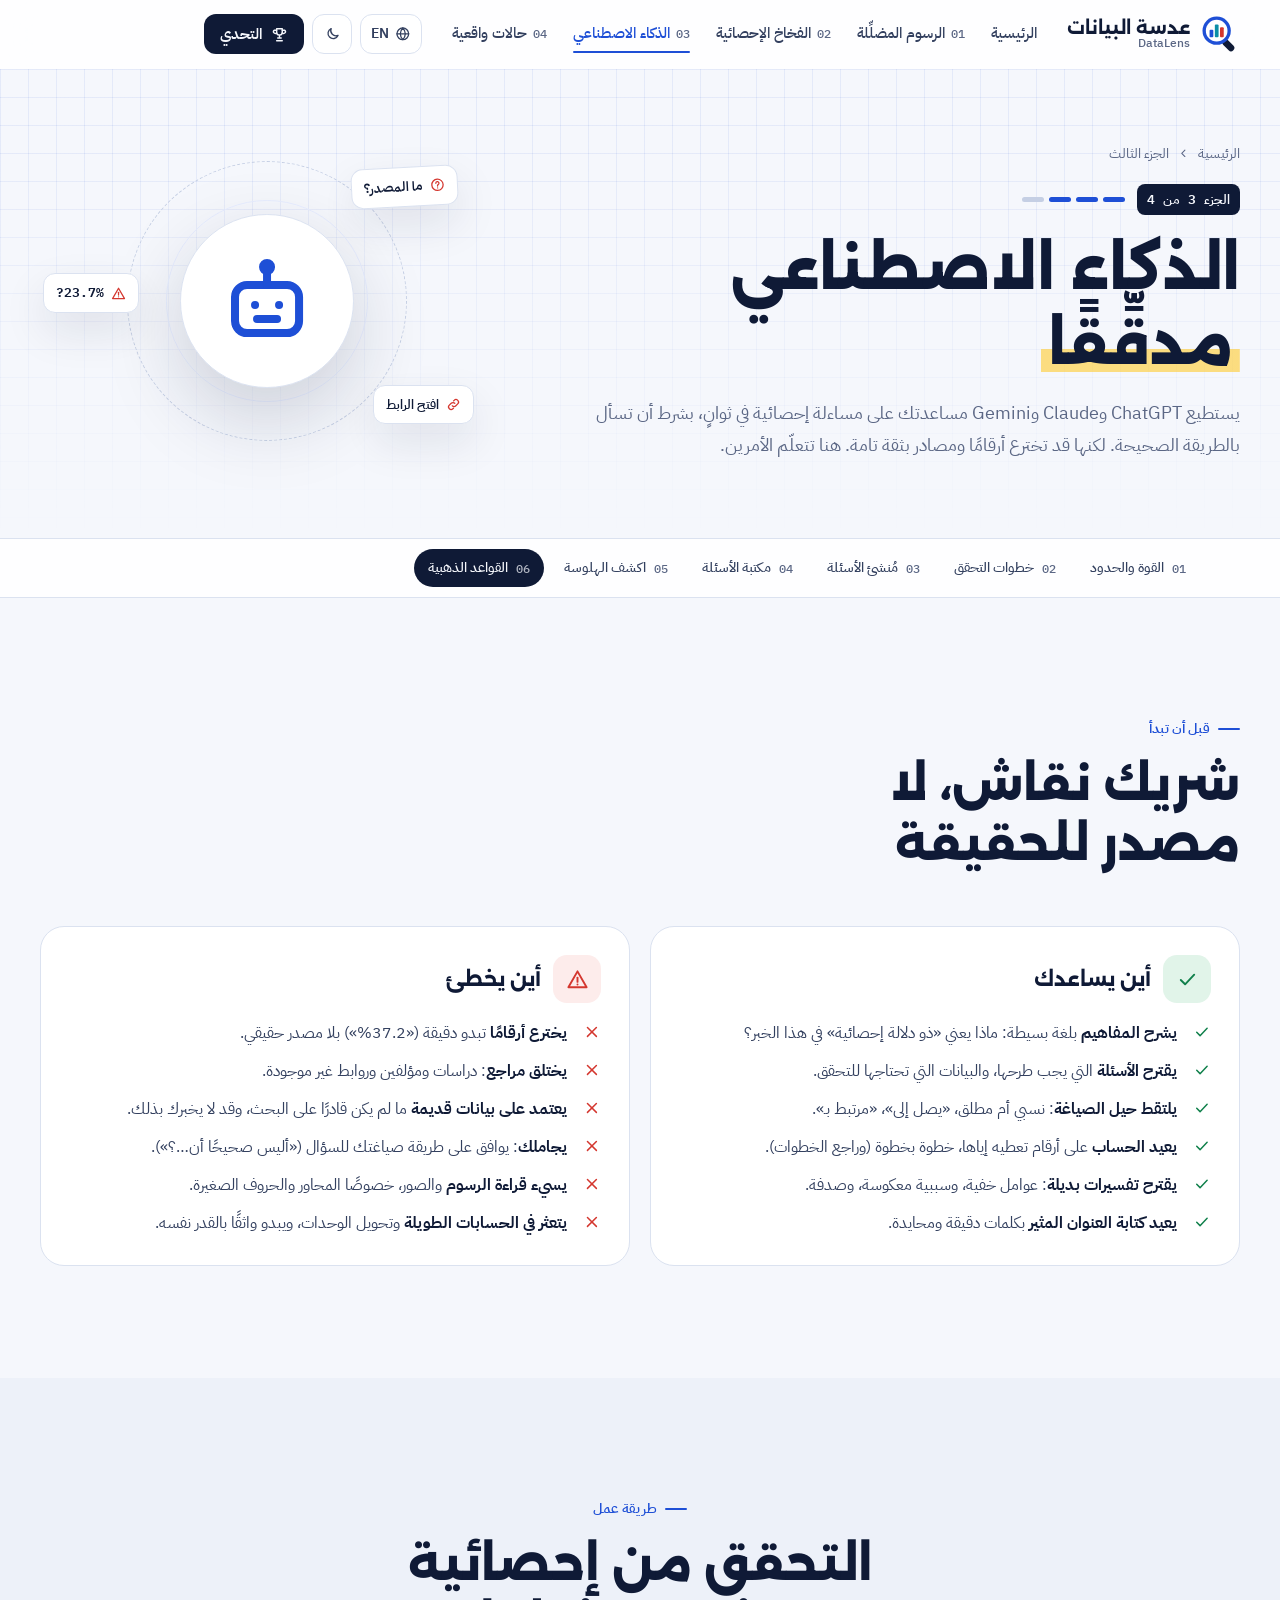
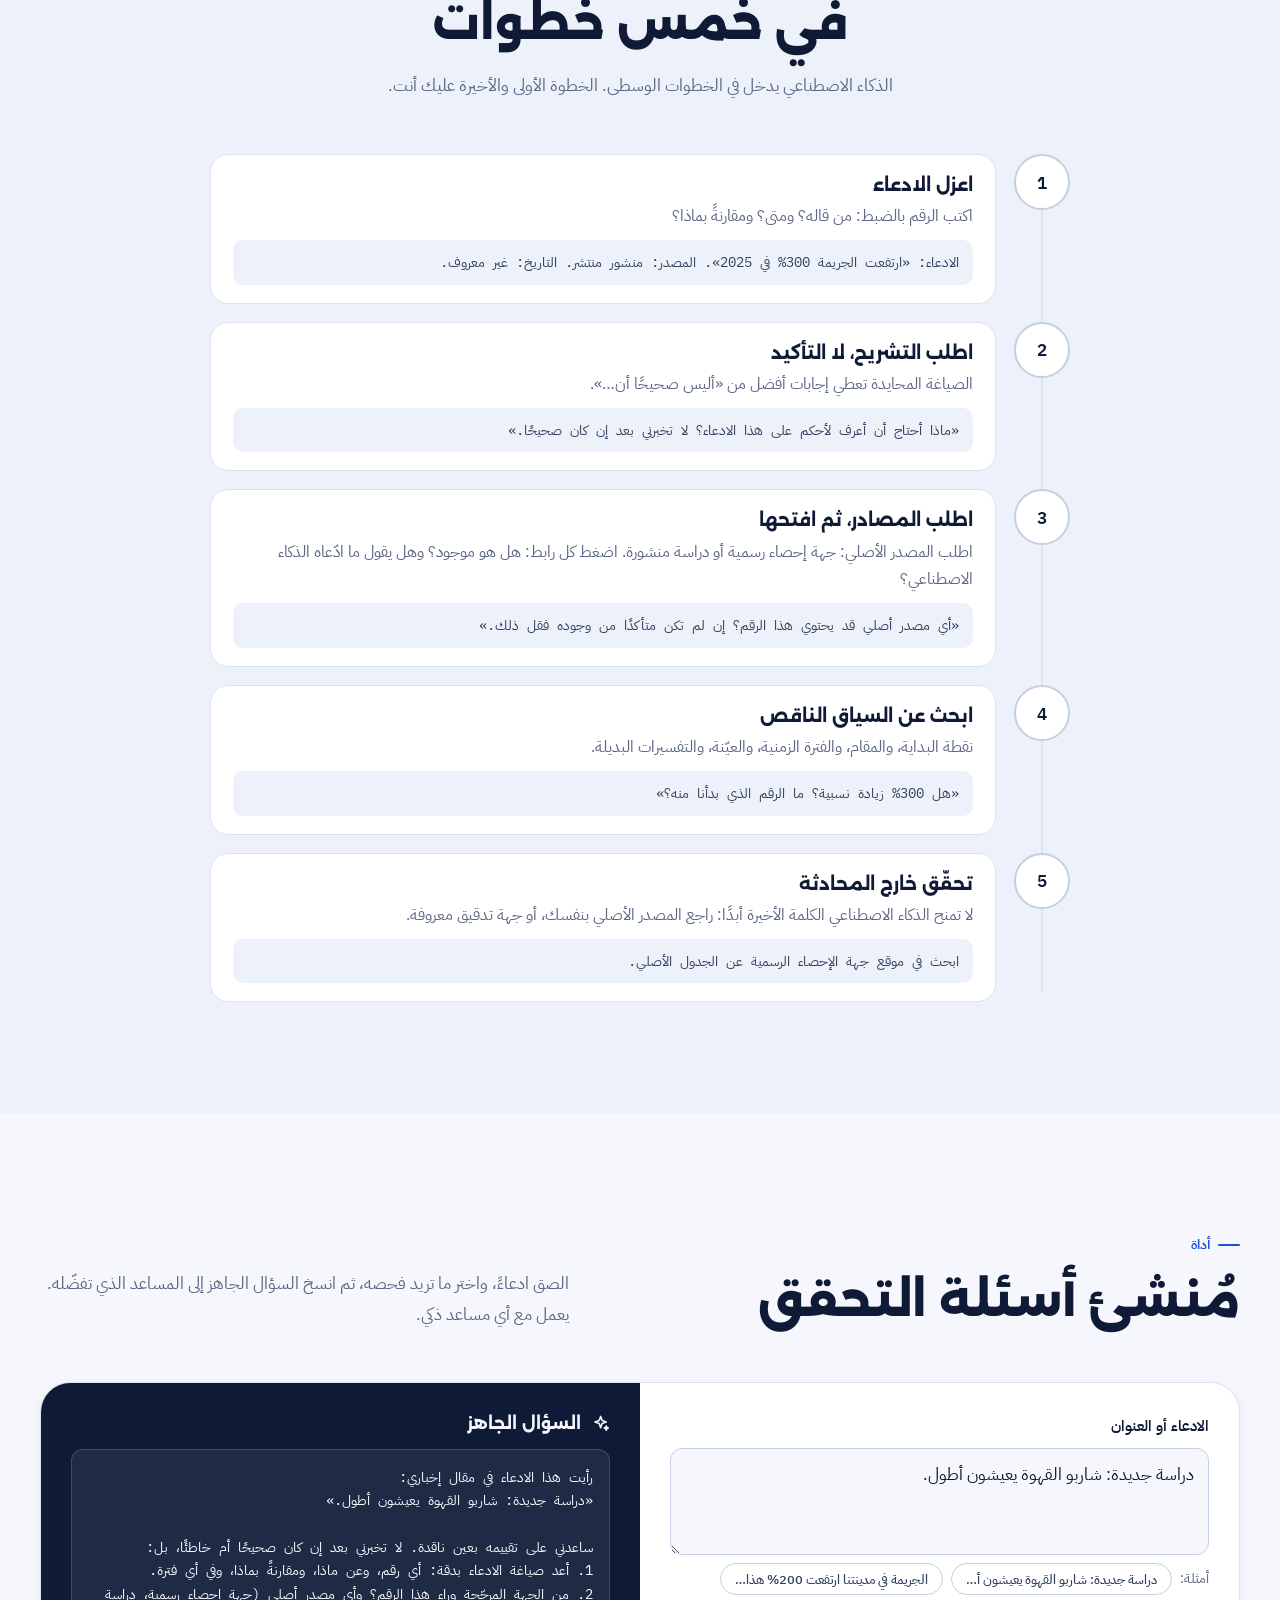
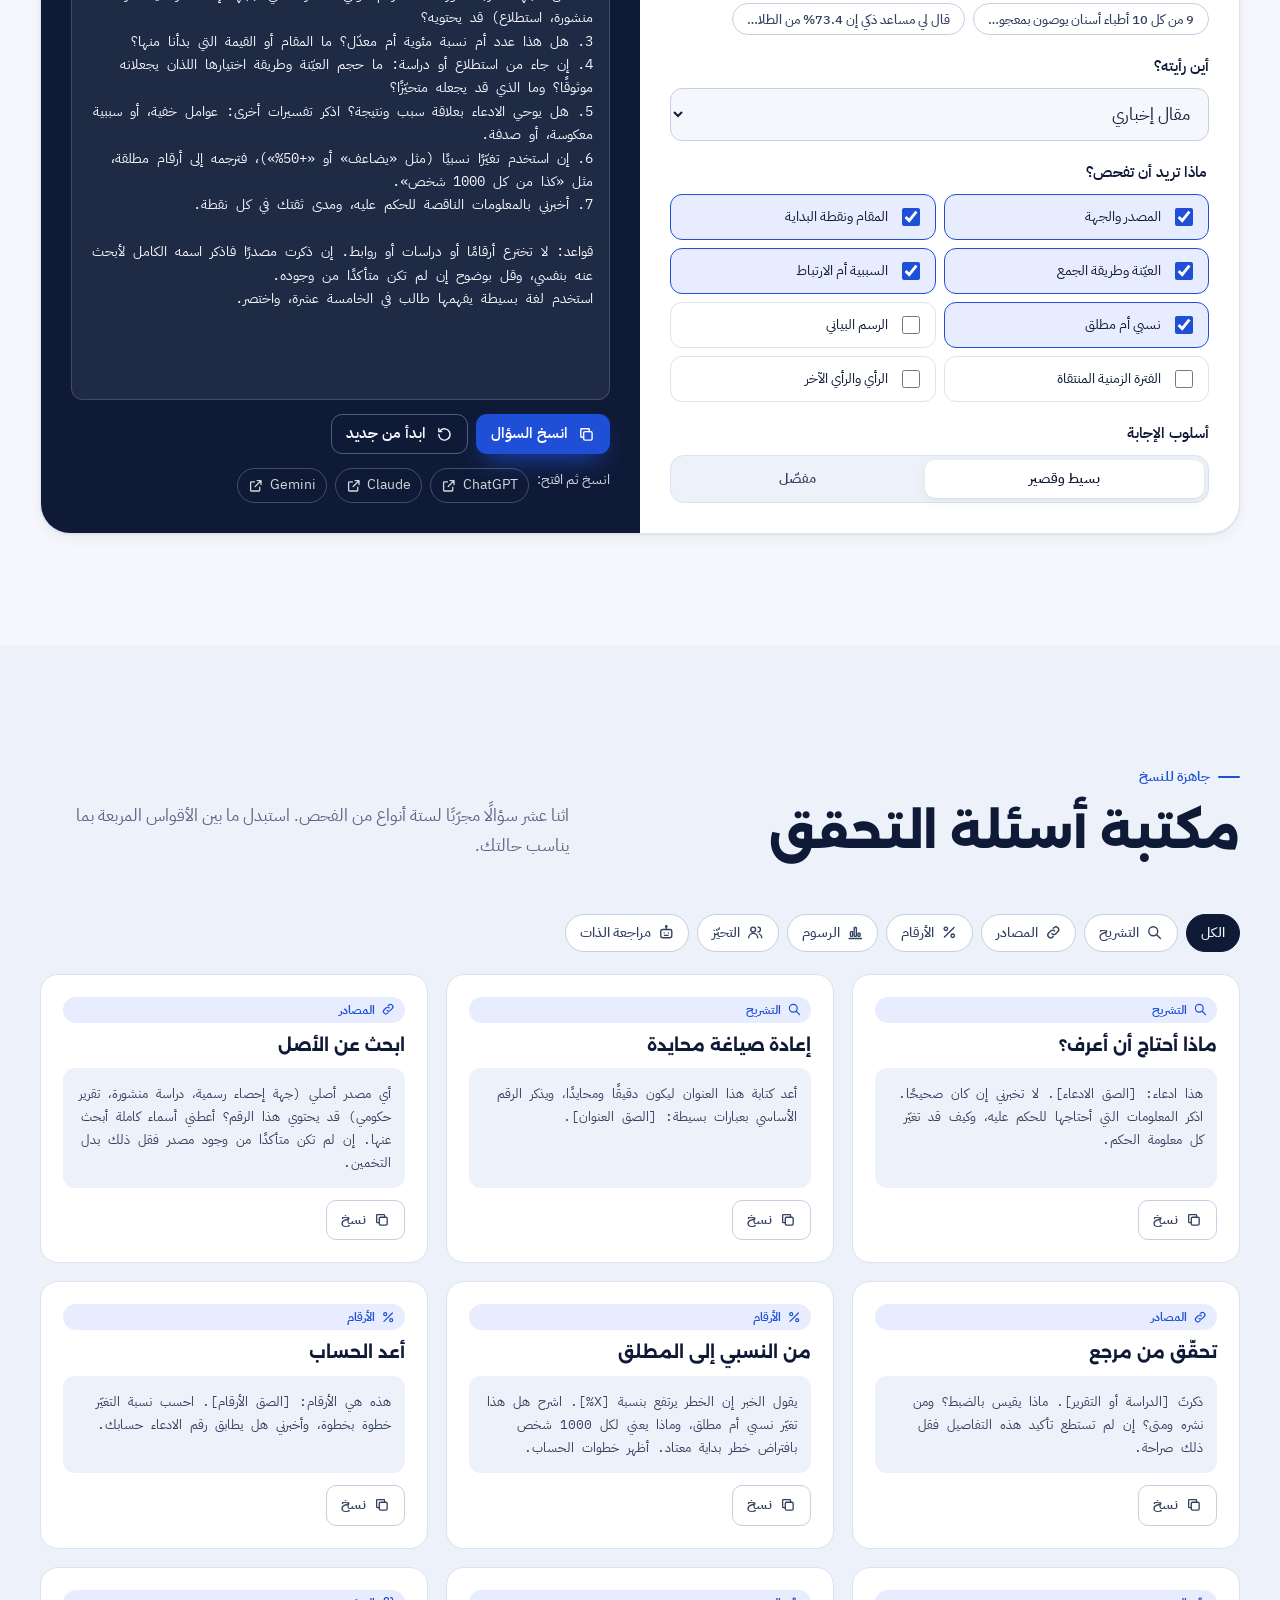
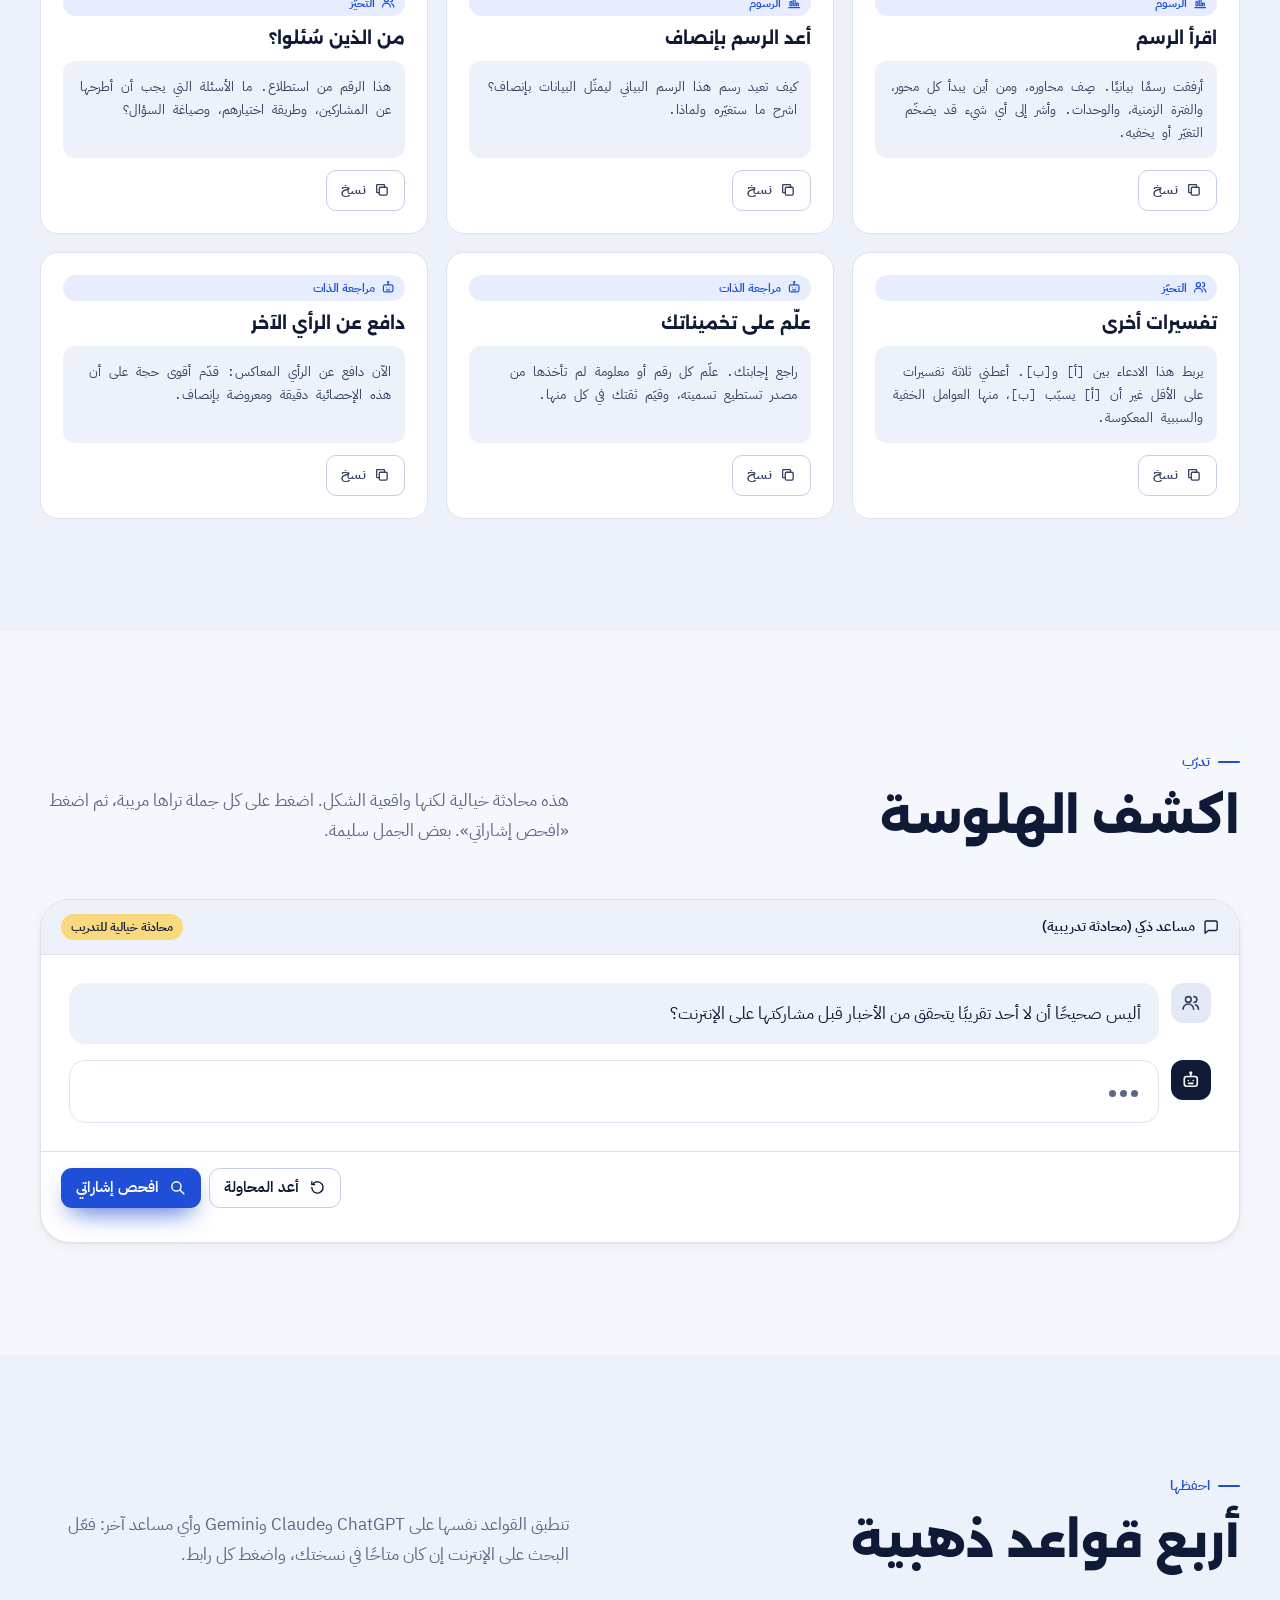
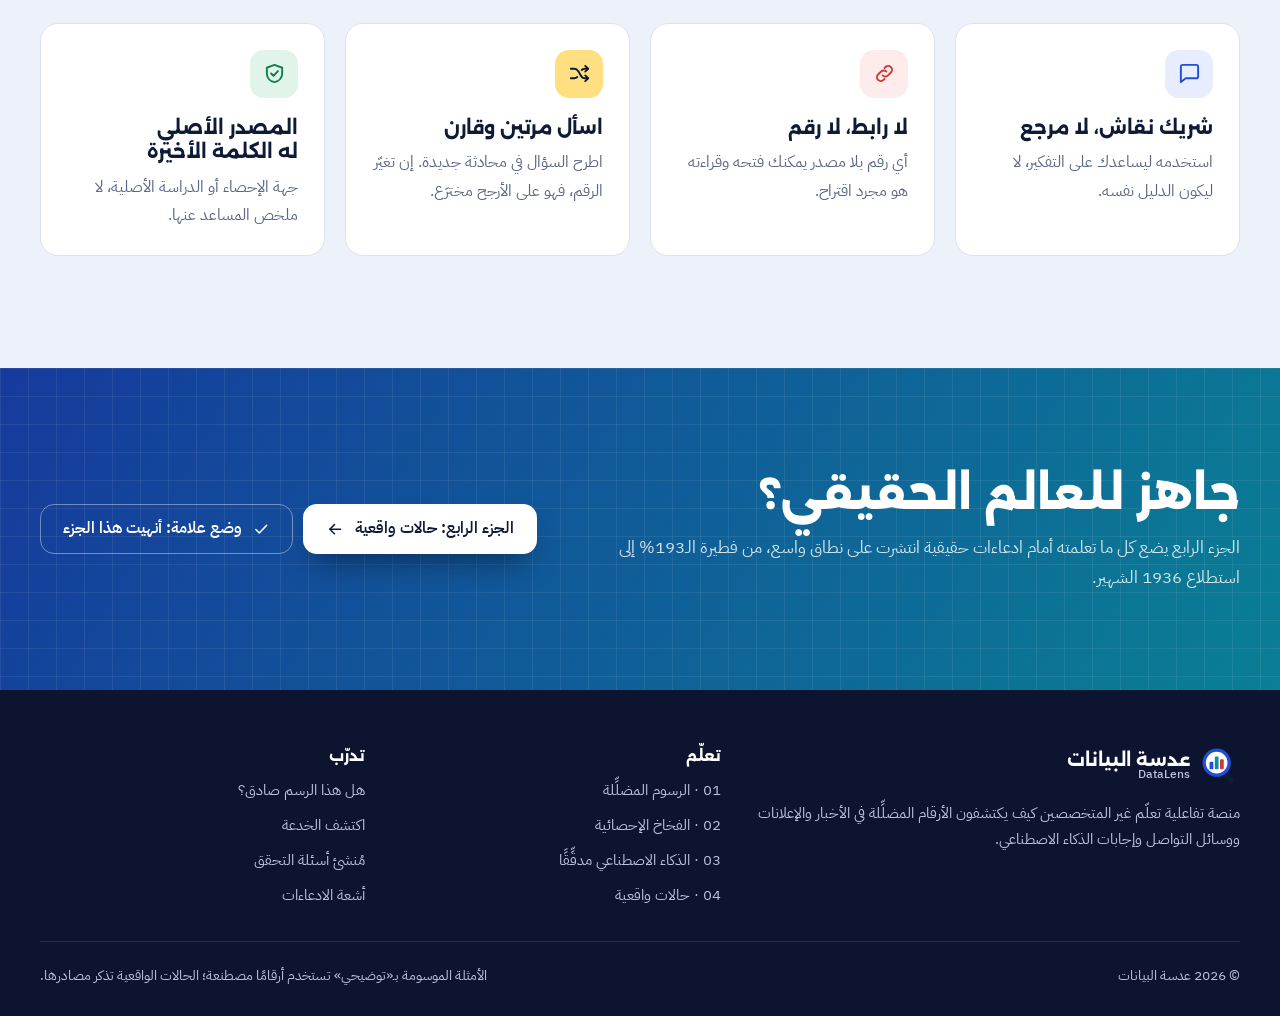
<file: ai.html>
<!DOCTYPE html>
<html lang="ar" dir="rtl">
<head>
  <title>AI fact-checking · DataLens</title>
  <meta name="description" content="Part 3 of DataLens: use ChatGPT, Claude or Gemini to question a statistic, build a fact-check prompt, and learn to spot the numbers AI makes up.">
  <!-- @head:start -->
  <meta charset="utf-8">
  <meta name="viewport" content="width=device-width, initial-scale=1, viewport-fit=cover">
  <meta name="theme-color" content="#1e4fd6">
  <link rel="icon" href="assets/img/favicon.svg" type="image/svg+xml">
  <link rel="preconnect" href="https://fonts.googleapis.com">
  <link rel="preconnect" href="https://fonts.gstatic.com" crossorigin>
  <link rel="stylesheet" href="https://fonts.googleapis.com/css2?family=Alexandria:wght@500;600;700;800&family=IBM+Plex+Mono:wght@400;500;600&family=IBM+Plex+Sans+Arabic:wght@300;400;500;600;700&display=swap">
  <link rel="stylesheet" href="assets/css/datalens.css">
  <script>
    (function () {
      var d = document.documentElement, s = {};
      try { s = JSON.parse(localStorage.getItem("datalens:v1")) || {}; } catch (e) {}
      var q = /[?&]lang=(ar|en)/.exec(location.search);
      var l = q ? q[1] : s.lang || "ar";
      d.lang = l;
      d.dir = l === "ar" ? "rtl" : "ltr";
      if (s.theme === "dark" || s.theme === "light") d.setAttribute("data-theme", s.theme);
      d.classList.add("js");
    })();
  </script>
  <script src="assets/js/core.js" defer></script>
  <script src="assets/js/chart.js" defer></script>
  <!-- @head:end -->
  <script src="assets/js/part3.js" defer></script>
</head>
<body data-page="ai" data-title-ar="الذكاء الاصطناعي مدقِّقًا · عدسة البيانات" data-title-en="AI fact-checking · DataLens">
  <!-- @nav:start -->
  <a class="skip-link" href="#main"><span lang="ar">تخطَّ إلى المحتوى</span><span lang="en">Skip to content</span></a>
  <div class="read-progress" aria-hidden="true"></div>
  <header class="nav">
    <div class="container nav__inner">
      <a class="brand" href="index.html">
        <svg class="brand__mark" viewBox="0 0 48 48" aria-hidden="true">
          <rect x="30" y="29" width="8" height="17" rx="4" transform="rotate(-45 34 37.5)" style="fill:var(--ink)"/>
          <circle cx="20" cy="20" r="17" style="fill:var(--lens)"/>
          <circle cx="20" cy="20" r="13" style="fill:var(--surface)"/>
          <rect x="11.5" y="19" width="4.5" height="9" rx="1.2" style="fill:var(--lens)"/>
          <rect x="17.8" y="12.5" width="4.5" height="15.5" rx="1.2" style="fill:var(--teal)"/>
          <rect x="24" y="16" width="4.5" height="12" rx="1.2" style="fill:var(--redpen)"/>
        </svg>
        <span class="brand__name">
          <span lang="ar">عدسة البيانات</span><span lang="en">DataLens</span>
          <small><span class="only-ar" lang="en" data-keep>DataLens</span><span class="only-en" lang="ar" data-keep>عدسة البيانات</span></small>
        </span>
      </a>
      <nav aria-label="Main" data-i18n-attrs="aria-label" data-aria-label-ar="القائمة الرئيسية" data-aria-label-en="Main">
        <ul class="nav__links" id="nav-links">
          <li><a class="nav__link" data-nav="home" href="index.html"><span lang="ar">الرئيسية</span><span lang="en">Home</span></a></li>
          <li><a class="nav__link" data-nav="charts" href="charts.html"><span class="nav__num">01</span><span lang="ar">الرسوم المضلِّلة</span><span lang="en">Charts</span></a></li>
          <li><a class="nav__link" data-nav="traps" href="traps.html"><span class="nav__num">02</span><span lang="ar">الفخاخ الإحصائية</span><span lang="en">Traps</span></a></li>
          <li><a class="nav__link" data-nav="ai" href="ai.html"><span class="nav__num">03</span><span lang="ar">الذكاء الاصطناعي</span><span lang="en">AI check</span></a></li>
          <li><a class="nav__link" data-nav="cases" href="cases.html"><span class="nav__num">04</span><span lang="ar">حالات واقعية</span><span lang="en">Real cases</span></a></li>
        </ul>
      </nav>
      <div class="nav__tools">
        <button class="tool-btn" type="button" data-lang-toggle>
          <svg class="ic" aria-hidden="true"><use href="#i-globe"></use></svg><span class="lang-label">EN</span>
        </button>
        <button class="tool-btn theme-btn" type="button" data-theme-toggle data-i18n-attrs="aria-label" data-aria-label-ar="الوضع الداكن" data-aria-label-en="Dark mode" aria-label="الوضع الداكن">
          <svg class="ic ic-moon" aria-hidden="true"><use href="#i-moon"></use></svg>
          <svg class="ic ic-sun" aria-hidden="true"><use href="#i-sun"></use></svg>
        </button>
        <a class="nav__cta" href="quiz.html" data-nav="quiz">
          <svg class="ic" aria-hidden="true"><use href="#i-trophy"></use></svg>
          <span><span lang="ar">التحدي</span><span lang="en">Challenge</span></span>
        </a>
        <button class="tool-btn nav__toggle" type="button" aria-expanded="false" aria-controls="nav-links" data-i18n-attrs="aria-label" data-aria-label-ar="القائمة" data-aria-label-en="Menu" aria-label="القائمة">
          <svg class="ic" aria-hidden="true"><use href="#i-menu"></use></svg>
        </button>
      </div>
    </div>
  </header>
  <!-- @nav:end -->

  <main id="main">
    <!-- =============================== HERO =============================== -->
    <section class="page-hero">
      <div class="container page-hero__grid">
        <div>
          <nav class="crumbs enter" aria-label="Breadcrumb">
            <a href="index.html"><span lang="ar">الرئيسية</span><span lang="en">Home</span></a>
            <svg class="ic flip-rtl" aria-hidden="true"><use href="#i-chevron"></use></svg>
            <span><span lang="ar">الجزء الثالث</span><span lang="en">Part 3</span></span>
          </nav>
          <div class="part-tag enter" style="--d:60ms">
            <span class="part-tag__num"><span lang="ar">الجزء 3 من 4</span><span lang="en">Part 3 of 4</span></span>
            <span class="part-dots" aria-hidden="true"><i class="on"></i><i class="on"></i><i class="on"></i><i></i></span>
          </div>
          <h1 class="enter" style="--d:120ms">
            <span lang="ar">الذكاء الاصطناعي <span class="hl hl-anim">مدقِّقًا</span></span>
            <span lang="en">AI as a <span class="hl hl-anim">fact-checker</span></span>
          </h1>
          <p class="page-hero__lede enter" style="--d:180ms">
            <span lang="ar">يستطيع ChatGPT وClaude وGemini مساعدتك على مساءلة إحصائية في ثوانٍ، بشرط أن تسأل بالطريقة الصحيحة. لكنها قد تخترع أرقامًا ومصادر بثقة تامة. هنا تتعلّم الأمرين.</span>
            <span lang="en">ChatGPT, Claude and Gemini can help you question a statistic in seconds, if you ask the right way. They can also invent numbers and sources with total confidence. Here you learn both.</span>
          </p>
        </div>
        <div class="page-hero__visual enter" style="--d:200ms" aria-hidden="true">
          <div class="orbit">
            <div class="orbit__core">
              <svg viewBox="0 0 24 24" class="ic" style="width:56%;height:56%;color:var(--lens)"><use href="#i-bot"></use></svg>
            </div>
            <span class="note-chip note-chip--1"><svg class="ic"><use href="#i-help"></use></svg><span lang="ar">ما المصدر؟</span><span lang="en">Source?</span></span>
            <span class="note-chip note-chip--2 mono" style="--d:1s"><svg class="ic"><use href="#i-alert"></use></svg>23.7%?</span>
            <span class="note-chip note-chip--3" style="--d:2s"><svg class="ic"><use href="#i-link"></use></svg><span lang="ar">افتح الرابط</span><span lang="en">Open the link</span></span>
          </div>
        </div>
      </div>
    </section>

    <nav class="subnav" aria-label="Sections" data-i18n-attrs="aria-label" data-aria-label-ar="أقسام الصفحة" data-aria-label-en="Sections">
      <div class="container">
        <ul class="subnav__list">
          <li><a href="#limits"><span class="mono">01</span><span lang="ar">القوة والحدود</span><span lang="en">Strengths &amp; limits</span></a></li>
          <li><a href="#workflow"><span class="mono">02</span><span lang="ar">خطوات التحقق</span><span lang="en">The workflow</span></a></li>
          <li><a href="#builder"><span class="mono">03</span><span lang="ar">مُنشئ الأسئلة</span><span lang="en">Prompt builder</span></a></li>
          <li><a href="#library"><span class="mono">04</span><span lang="ar">مكتبة الأسئلة</span><span lang="en">Prompt library</span></a></li>
          <li><a href="#hallucination"><span class="mono">05</span><span lang="ar">اكشف الهلوسة</span><span lang="en">Spot the hallucination</span></a></li>
          <li><a href="#rules"><span class="mono">06</span><span lang="ar">القواعد الذهبية</span><span lang="en">Golden rules</span></a></li>
        </ul>
      </div>
    </nav>

    <!-- =============================== LIMITS =============================== -->
    <section class="section" id="limits">
      <div class="container">
        <div class="section-head">
          <div class="reveal">
            <span class="eyebrow"><span lang="ar">قبل أن تبدأ</span><span lang="en">Before you start</span></span>
            <h2><span lang="ar">شريك نقاش، لا مصدر للحقيقة</span><span lang="en">A sparring partner, not a source</span></h2>
          </div>
          <p class="reveal">
            <span lang="ar">نماذج اللغة تتنبأ بالكلمات المرجّحة، لا تبحث في قاعدة حقائق. لذلك تبرع في الشرح وطرح الأسئلة، وتتعثر حين تحتاج إلى رقم دقيق من مصدر محدد.</span>
            <span lang="en">Language models predict likely words; they don't look facts up in a database. That makes them great at explaining and asking questions, and unreliable when you need an exact number from a specific source.</span>
          </p>
        </div>
        <div class="vs" data-stagger="120">
          <div class="vs__col reveal reveal--side">
            <h3><span class="card__icon card__icon--truth" style="margin:0"><svg class="ic" aria-hidden="true"><use href="#i-check"></use></svg></span><span lang="ar">أين يساعدك</span><span lang="en">Where AI helps</span></h3>
            <ul class="ticks">
              <li><svg class="ic" aria-hidden="true"><use href="#i-check"></use></svg><span><span lang="ar"><b>يشرح المفاهيم</b> بلغة بسيطة: ماذا يعني «ذو دلالة إحصائية» في هذا الخبر؟</span><span lang="en"><b>Explains concepts</b> in plain words: what does "statistically significant" mean in this story?</span></span></li>
              <li><svg class="ic" aria-hidden="true"><use href="#i-check"></use></svg><span><span lang="ar"><b>يقترح الأسئلة</b> التي يجب طرحها، والبيانات التي تحتاجها للتحقق.</span><span lang="en"><b>Suggests the questions</b> to ask and the data you would need to check a claim.</span></span></li>
              <li><svg class="ic" aria-hidden="true"><use href="#i-check"></use></svg><span><span lang="ar"><b>يلتقط حيل الصياغة</b>: نسبي أم مطلق، «يصل إلى»، «مرتبط بـ».</span><span lang="en"><b>Catches wording tricks</b>: relative vs absolute, "up to", "linked to".</span></span></li>
              <li><svg class="ic" aria-hidden="true"><use href="#i-check"></use></svg><span><span lang="ar"><b>يعيد الحساب</b> على أرقام تعطيه إياها، خطوة بخطوة (وراجع الخطوات).</span><span lang="en"><b>Redoes the arithmetic</b> on numbers you give it, step by step (and you check the steps).</span></span></li>
              <li><svg class="ic" aria-hidden="true"><use href="#i-check"></use></svg><span><span lang="ar"><b>يقترح تفسيرات بديلة</b>: عوامل خفية، وسببية معكوسة، وصدفة.</span><span lang="en"><b>Offers other explanations</b>: hidden factors, reverse causation, chance.</span></span></li>
              <li><svg class="ic" aria-hidden="true"><use href="#i-check"></use></svg><span><span lang="ar"><b>يعيد كتابة العنوان المثير</b> بكلمات دقيقة ومحايدة.</span><span lang="en"><b>Rewrites a sensational headline</b> in accurate, neutral words.</span></span></li>
            </ul>
          </div>
          <div class="vs__col reveal reveal--side">
            <h3><span class="card__icon card__icon--trick" style="margin:0"><svg class="ic" aria-hidden="true"><use href="#i-alert"></use></svg></span><span lang="ar">أين يخطئ</span><span lang="en">Where AI goes wrong</span></h3>
            <ul class="ticks ticks--bad">
              <li><svg class="ic" aria-hidden="true"><use href="#i-x"></use></svg><span><span lang="ar"><b>يخترع أرقامًا</b> تبدو دقيقة («37.2%») بلا مصدر حقيقي.</span><span lang="en"><b>Invents numbers</b> that sound precise ("37.2%") with no real source.</span></span></li>
              <li><svg class="ic" aria-hidden="true"><use href="#i-x"></use></svg><span><span lang="ar"><b>يختلق مراجع</b>: دراسات ومؤلفين وروابط غير موجودة.</span><span lang="en"><b>Makes up citations</b>: studies, authors and links that don't exist.</span></span></li>
              <li><svg class="ic" aria-hidden="true"><use href="#i-x"></use></svg><span><span lang="ar"><b>يعتمد على بيانات قديمة</b> ما لم يكن قادرًا على البحث، وقد لا يخبرك بذلك.</span><span lang="en"><b>Uses outdated data</b> unless it can search the web, and may not tell you.</span></span></li>
              <li><svg class="ic" aria-hidden="true"><use href="#i-x"></use></svg><span><span lang="ar"><b>يجاملك</b>: يوافق على طريقة صياغتك للسؤال («أليس صحيحًا أن…؟»).</span><span lang="en"><b>Agrees with you</b>: it tends to go along with how you frame the question ("Isn't it true that…?").</span></span></li>
              <li><svg class="ic" aria-hidden="true"><use href="#i-x"></use></svg><span><span lang="ar"><b>يسيء قراءة الرسوم</b> والصور، خصوصًا المحاور والحروف الصغيرة.</span><span lang="en"><b>Misreads charts</b> and images, especially axes and small print.</span></span></li>
              <li><svg class="ic" aria-hidden="true"><use href="#i-x"></use></svg><span><span lang="ar"><b>يتعثر في الحسابات الطويلة</b> وتحويل الوحدات، ويبدو واثقًا بالقدر نفسه.</span><span lang="en"><b>Slips on long calculations</b> and unit conversions, and sounds just as confident.</span></span></li>
            </ul>
          </div>
        </div>
      </div>
    </section>

    <!-- =============================== WORKFLOW =============================== -->
    <section class="section section--soft" id="workflow">
      <div class="container narrow">
        <div class="section-head section-head--center">
          <div class="reveal">
            <span class="eyebrow"><span lang="ar">طريقة عمل</span><span lang="en">A method</span></span>
            <h2><span lang="ar">التحقق من إحصائية في خمس خطوات</span><span lang="en">Check a statistic in five steps</span></h2>
          </div>
          <p class="reveal">
            <span lang="ar">الذكاء الاصطناعي يدخل في الخطوات الوسطى. الخطوة الأولى والأخيرة عليك أنت.</span>
            <span lang="en">AI helps with the middle steps. The first and last are yours.</span>
          </p>
        </div>
        <div class="timeline-wrap" id="timeline">
        <span class="timeline__fill" aria-hidden="true"></span>
        <ol class="timeline">
          <li class="timeline__item reveal">
            <span class="timeline__dot">1</span>
            <div class="timeline__body">
              <h3><span lang="ar">اعزل الادعاء</span><span lang="en">Isolate the claim</span></h3>
              <p><span lang="ar">اكتب الرقم بالضبط: من قاله؟ ومتى؟ ومقارنةً بماذا؟</span><span lang="en">Write down the exact number: who said it, when, and compared with what?</span></p>
              <p class="say"><span lang="ar">الادعاء: «ارتفعت الجريمة 300% في 2025». المصدر: منشور منتشر. التاريخ: غير معروف.</span><span lang="en">Claim: "Crime rose 300% in 2025". Source: viral post. Date: unknown.</span></p>
            </div>
          </li>
          <li class="timeline__item reveal">
            <span class="timeline__dot">2</span>
            <div class="timeline__body">
              <h3><span lang="ar">اطلب التشريح، لا التأكيد</span><span lang="en">Ask AI to dissect, not to confirm</span></h3>
              <p><span lang="ar">الصياغة المحايدة تعطي إجابات أفضل من «أليس صحيحًا أن…».</span><span lang="en">Neutral wording gets better answers than "Isn't it true that…".</span></p>
              <p class="say"><span lang="ar">«ماذا أحتاج أن أعرف لأحكم على هذا الادعاء؟ لا تخبرني بعد إن كان صحيحًا.»</span><span lang="en">"What would I need to know to judge this claim? Don't tell me yet whether it's true."</span></p>
            </div>
          </li>
          <li class="timeline__item reveal">
            <span class="timeline__dot">3</span>
            <div class="timeline__body">
              <h3><span lang="ar">اطلب المصادر، ثم افتحها</span><span lang="en">Demand sources, then open them</span></h3>
              <p><span lang="ar">اطلب المصدر الأصلي: جهة إحصاء رسمية أو دراسة منشورة. اضغط كل رابط: هل هو موجود؟ وهل يقول ما ادّعاه الذكاء الاصطناعي؟</span><span lang="en">Ask for the primary source: an official statistics office or a published study. Click every link: does it exist, and does it say what the AI claims?</span></p>
              <p class="say"><span lang="ar">«أي مصدر أصلي قد يحتوي هذا الرقم؟ إن لم تكن متأكدًا من وجوده فقل ذلك.»</span><span lang="en">"Which original source would contain this number? If you're not sure it exists, say so."</span></p>
            </div>
          </li>
          <li class="timeline__item reveal">
            <span class="timeline__dot">4</span>
            <div class="timeline__body">
              <h3><span lang="ar">ابحث عن السياق الناقص</span><span lang="en">Probe for missing context</span></h3>
              <p><span lang="ar">نقطة البداية، والمقام، والفترة الزمنية، والعيّنة، والتفسيرات البديلة.</span><span lang="en">Base rates, denominators, time range, sample and alternative explanations.</span></p>
              <p class="say"><span lang="ar">«هل 300% زيادة نسبية؟ ما الرقم الذي بدأنا منه؟»</span><span lang="en">"Is 300% a relative change? What number did it start from?"</span></p>
            </div>
          </li>
          <li class="timeline__item reveal">
            <span class="timeline__dot">5</span>
            <div class="timeline__body">
              <h3><span lang="ar">تحقّق خارج المحادثة</span><span lang="en">Verify outside the chat</span></h3>
              <p><span lang="ar">لا تمنح الذكاء الاصطناعي الكلمة الأخيرة أبدًا: راجع المصدر الأصلي بنفسك، أو جهة تدقيق معروفة.</span><span lang="en">AI never gets the last word: check the primary source yourself, or a reputable fact-checker.</span></p>
              <p class="say"><span lang="ar">ابحث في موقع جهة الإحصاء الرسمية عن الجدول الأصلي.</span><span lang="en">Search the official statistics website for the original table.</span></p>
            </div>
          </li>
        </ol>
        </div>
      </div>
    </section>

    <!-- =============================== BUILDER =============================== -->
    <section class="section" id="builder">
      <div class="container">
        <div class="section-head">
          <div class="reveal">
            <span class="eyebrow"><span lang="ar">أداة</span><span lang="en">Tool</span></span>
            <h2><span lang="ar">مُنشئ أسئلة التحقق</span><span lang="en">Fact-check prompt builder</span></h2>
          </div>
          <p class="reveal">
            <span lang="ar">الصق ادعاءً، واختر ما تريد فحصه، ثم انسخ السؤال الجاهز إلى المساعد الذي تفضّله. يعمل مع أي مساعد ذكي.</span>
            <span lang="en">Paste a claim, choose what to check, then copy the finished prompt into the assistant you prefer. It works with any AI assistant.</span>
          </p>
        </div>
        <div class="builder reveal">
          <form class="builder__in" id="builderForm" novalidate>
            <div class="field">
              <label for="bClaim"><span lang="ar">الادعاء أو العنوان</span><span lang="en">The claim or headline</span></label>
              <textarea class="textarea" id="bClaim" rows="3" data-i18n-attrs="placeholder" data-placeholder-ar="الصق هنا ادعاءً رأيته…" data-placeholder-en="Paste a claim you saw…"></textarea>
              <div class="chip-row" id="bExamples" aria-label="Examples"></div>
            </div>
            <div class="field">
              <label for="bWhere"><span lang="ar">أين رأيته؟</span><span lang="en">Where did you see it?</span></label>
              <select class="select" id="bWhere">
                <option value="social"></option>
                <option value="news"></option>
                <option value="ad"></option>
                <option value="friend"></option>
                <option value="ai"></option>
              </select>
            </div>
            <fieldset class="field" style="border:0;padding:0;margin:0">
              <legend class="field__label" style="font-weight:600;font-size:.93rem;margin-bottom:8px"><span lang="ar">ماذا تريد أن تفحص؟</span><span lang="en">What should it check?</span></legend>
              <div class="checks" id="bChecks"></div>
            </fieldset>
            <div class="field">
              <span class="field__label"><span lang="ar">أسلوب الإجابة</span><span lang="en">Answer style</span></span>
              <div class="seg" id="bStyle" role="group">
                <button type="button" data-value="simple" aria-pressed="true"><span lang="ar">بسيط وقصير</span><span lang="en">Simple &amp; short</span></button>
                <button type="button" data-value="detailed" aria-pressed="false"><span lang="ar">مفصّل</span><span lang="en">Detailed</span></button>
              </div>
            </div>
          </form>
          <div class="builder__out">
            <h3><svg class="ic" aria-hidden="true"><use href="#i-sparkle"></use></svg><span lang="ar">السؤال الجاهز</span><span lang="en">Your prompt</span></h3>
            <div class="prompt-out" id="bOut" aria-live="polite"></div>
            <div class="builder__actions">
              <button class="btn btn--primary btn--sm" type="button" id="bCopy"><svg class="ic" aria-hidden="true"><use href="#i-copy"></use></svg><span lang="ar">انسخ السؤال</span><span lang="en">Copy prompt</span></button>
              <button class="btn btn--ghost btn--sm" type="button" id="bReset"><svg class="ic" aria-hidden="true"><use href="#i-restart"></use></svg><span lang="ar">ابدأ من جديد</span><span lang="en">Start over</span></button>
            </div>
            <div class="tool-links">
              <span><span lang="ar">انسخ ثم افتح:</span><span lang="en">Copy, then open:</span></span>
              <a href="https://chatgpt.com/" target="_blank" rel="noopener" data-open-ai>ChatGPT <svg class="ic" aria-hidden="true"><use href="#i-external"></use></svg></a>
              <a href="https://claude.ai/new" target="_blank" rel="noopener" data-open-ai>Claude <svg class="ic" aria-hidden="true"><use href="#i-external"></use></svg></a>
              <a href="https://gemini.google.com/app" target="_blank" rel="noopener" data-open-ai>Gemini <svg class="ic" aria-hidden="true"><use href="#i-external"></use></svg></a>
            </div>
          </div>
        </div>
      </div>
    </section>

    <!-- =============================== LIBRARY =============================== -->
    <section class="section section--soft" id="library">
      <div class="container">
        <div class="section-head">
          <div class="reveal">
            <span class="eyebrow"><span lang="ar">جاهزة للنسخ</span><span lang="en">Ready to copy</span></span>
            <h2><span lang="ar">مكتبة أسئلة التحقق</span><span lang="en">The fact-check prompt library</span></h2>
          </div>
          <p class="reveal">
            <span lang="ar">اثنا عشر سؤالًا مجرّبًا لستة أنواع من الفحص. استبدل ما بين الأقواس المربعة بما يناسب حالتك.</span>
            <span lang="en">Twelve tested prompts for six kinds of check. Replace anything in square brackets with your own details.</span>
          </p>
        </div>
        <div class="chip-row reveal" id="libFilters" style="margin-bottom:22px" role="group">
          <button class="chip" type="button" data-filter="all" aria-pressed="true"><span lang="ar">الكل</span><span lang="en">All</span></button>
          <button class="chip" type="button" data-filter="dissect" aria-pressed="false"><svg class="ic" aria-hidden="true"><use href="#i-lens"></use></svg><span lang="ar">التشريح</span><span lang="en">Dissect</span></button>
          <button class="chip" type="button" data-filter="sources" aria-pressed="false"><svg class="ic" aria-hidden="true"><use href="#i-link"></use></svg><span lang="ar">المصادر</span><span lang="en">Sources</span></button>
          <button class="chip" type="button" data-filter="numbers" aria-pressed="false"><svg class="ic" aria-hidden="true"><use href="#i-percent"></use></svg><span lang="ar">الأرقام</span><span lang="en">Numbers</span></button>
          <button class="chip" type="button" data-filter="charts" aria-pressed="false"><svg class="ic" aria-hidden="true"><use href="#i-bars"></use></svg><span lang="ar">الرسوم</span><span lang="en">Charts</span></button>
          <button class="chip" type="button" data-filter="bias" aria-pressed="false"><svg class="ic" aria-hidden="true"><use href="#i-users"></use></svg><span lang="ar">التحيّز</span><span lang="en">Bias</span></button>
          <button class="chip" type="button" data-filter="self" aria-pressed="false"><svg class="ic" aria-hidden="true"><use href="#i-bot"></use></svg><span lang="ar">مراجعة الذات</span><span lang="en">Self-check</span></button>
        </div>
        <div class="prompt-grid" id="libGrid"></div>
      </div>
    </section>

    <!-- =============================== HALLUCINATION =============================== -->
    <section class="section" id="hallucination">
      <div class="container">
        <div class="section-head">
          <div class="reveal">
            <span class="eyebrow"><span lang="ar">تدرّب</span><span lang="en">Practice</span></span>
            <h2><span lang="ar">اكشف الهلوسة</span><span lang="en">Spot the hallucination</span></h2>
          </div>
          <p class="reveal">
            <span lang="ar">هذه محادثة خيالية لكنها واقعية الشكل. اضغط على كل جملة تراها مريبة، ثم اضغط «افحص إشاراتي». بعض الجمل سليمة.</span>
            <span lang="en">This conversation is fictional but realistic. Click every sentence that looks suspicious, then press "Check my flags". Some sentences are fine.</span>
          </p>
        </div>
        <div class="chat reveal">
          <div class="chat__bar">
            <span style="display:inline-flex;align-items:center;gap:8px;font-weight:600"><svg class="ic" aria-hidden="true"><use href="#i-chat"></use></svg><span lang="ar">مساعد ذكي (محادثة تدريبية)</span><span lang="en">AI assistant (training chat)</span></span>
            <span class="badge badge--warn"><span lang="ar">محادثة خيالية للتدريب</span><span lang="en">Fictional, for training</span></span>
          </div>
          <div class="chat__body">
            <div class="msg msg--user">
              <span class="msg__av"><svg class="ic" aria-hidden="true"><use href="#i-users"></use></svg></span>
              <div class="msg__bubble" id="chatQ"></div>
            </div>
            <div class="msg msg--ai">
              <span class="msg__av"><svg class="ic" aria-hidden="true"><use href="#i-bot"></use></svg></span>
              <div class="msg__bubble" id="chatA"><span class="typing" aria-label="typing"><i></i><i></i><i></i></span></div>
            </div>
          </div>
          <div class="chat__foot">
            <div style="display:flex;flex-wrap:wrap;align-items:center;justify-content:space-between;gap:10px">
              <span class="txt-muted" id="chatCount"></span>
              <div style="display:flex;flex-wrap:wrap;gap:8px">
                <button class="btn btn--sm btn--ghost" type="button" id="chatReset"><svg class="ic" aria-hidden="true"><use href="#i-restart"></use></svg><span lang="ar">أعد المحاولة</span><span lang="en">Try again</span></button>
                <button class="btn btn--sm btn--primary" type="button" id="chatCheck"><svg class="ic" aria-hidden="true"><use href="#i-lens"></use></svg><span lang="ar">افحص إشاراتي</span><span lang="en">Check my flags</span></button>
              </div>
            </div>
            <ul class="flag-list" id="chatResult" aria-live="polite"></ul>
          </div>
        </div>
      </div>
    </section>

    <!-- =============================== RULES =============================== -->
    <section class="section section--soft" id="rules">
      <div class="container">
        <div class="section-head">
          <div class="reveal">
            <span class="eyebrow"><span lang="ar">احفظها</span><span lang="en">Remember these</span></span>
            <h2><span lang="ar">أربع قواعد ذهبية</span><span lang="en">Four golden rules</span></h2>
          </div>
          <p class="reveal">
            <span lang="ar">تنطبق القواعد نفسها على ChatGPT وClaude وGemini وأي مساعد آخر: فعّل البحث على الإنترنت إن كان متاحًا في نسختك، واضغط كل رابط.</span>
            <span lang="en">The same rules apply to ChatGPT, Claude, Gemini and any other assistant: turn on web search if your version has it, and click every link.</span>
          </p>
        </div>
        <div class="grid grid-4" data-stagger="90">
          <article class="card spot reveal">
            <div class="card__icon"><svg class="ic" aria-hidden="true"><use href="#i-chat"></use></svg></div>
            <h3><span lang="ar">شريك نقاش، لا مرجع</span><span lang="en">A sparring partner, not a reference</span></h3>
            <p><span lang="ar">استخدمه ليساعدك على التفكير، لا ليكون الدليل نفسه.</span><span lang="en">Use it to help you think, never as the evidence itself.</span></p>
          </article>
          <article class="card spot reveal">
            <div class="card__icon card__icon--trick"><svg class="ic" aria-hidden="true"><use href="#i-link"></use></svg></div>
            <h3><span lang="ar">لا رابط، لا رقم</span><span lang="en">No link, no number</span></h3>
            <p><span lang="ar">أي رقم بلا مصدر يمكنك فتحه وقراءته هو مجرد اقتراح.</span><span lang="en">A number without a source you can open and read is only a suggestion.</span></p>
          </article>
          <article class="card spot reveal">
            <div class="card__icon card__icon--warn"><svg class="ic" aria-hidden="true"><use href="#i-shuffle"></use></svg></div>
            <h3><span lang="ar">اسأل مرتين وقارن</span><span lang="en">Ask twice and compare</span></h3>
            <p><span lang="ar">اطرح السؤال في محادثة جديدة. إن تغيّر الرقم، فهو على الأرجح مخترَع.</span><span lang="en">Ask again in a new chat. If the number changes, it was probably made up.</span></p>
          </article>
          <article class="card spot reveal">
            <div class="card__icon card__icon--truth"><svg class="ic" aria-hidden="true"><use href="#i-shield"></use></svg></div>
            <h3><span lang="ar">المصدر الأصلي له الكلمة الأخيرة</span><span lang="en">The primary source has the last word</span></h3>
            <p><span lang="ar">جهة الإحصاء أو الدراسة الأصلية، لا ملخص المساعد عنها.</span><span lang="en">The statistics office or the original study, not the assistant's summary of it.</span></p>
          </article>
        </div>
      </div>
    </section>

    <!-- =============================== NEXT =============================== -->
    <section class="next-band">
      <div class="container next-band__inner">
        <div class="reveal">
          <h2><span lang="ar">جاهز للعالم الحقيقي؟</span><span lang="en">Ready for the real world?</span></h2>
          <p>
            <span lang="ar">الجزء الرابع يضع كل ما تعلمته أمام ادعاءات حقيقية انتشرت على نطاق واسع، من فطيرة الـ193% إلى استطلاع 1936 الشهير.</span>
            <span lang="en">Part 4 puts everything you've learned to work on real claims that went viral, from the 193% pie to the famous 1936 poll.</span>
          </p>
        </div>
        <div class="next-band__actions reveal">
          <a class="btn btn--primary" href="cases.html"><span lang="ar">الجزء الرابع: حالات واقعية</span><span lang="en">Part 4: Real cases</span><svg class="ic ic-arrow" aria-hidden="true"><use href="#i-arrow"></use></svg></a>
          <button class="btn btn--ghost" type="button" data-complete></button>
        </div>
      </div>
    </section>
  </main>

  <!-- @footer:start -->
  <footer class="footer">
    <div class="container">
      <div class="footer__grid">
        <div>
          <a class="brand" href="index.html">
            <svg class="brand__mark" viewBox="0 0 48 48" aria-hidden="true">
          <rect x="30" y="29" width="8" height="17" rx="4" transform="rotate(-45 34 37.5)" style="fill:var(--ink)"/>
          <circle cx="20" cy="20" r="17" style="fill:var(--lens)"/>
          <circle cx="20" cy="20" r="13" style="fill:var(--surface)"/>
          <rect x="11.5" y="19" width="4.5" height="9" rx="1.2" style="fill:var(--lens)"/>
          <rect x="17.8" y="12.5" width="4.5" height="15.5" rx="1.2" style="fill:var(--teal)"/>
          <rect x="24" y="16" width="4.5" height="12" rx="1.2" style="fill:var(--redpen)"/>
        </svg>
            <span class="brand__name">
              <span lang="ar">عدسة البيانات</span><span lang="en">DataLens</span>
              <small><span class="only-ar" lang="en" data-keep>DataLens</span><span class="only-en" lang="ar" data-keep>عدسة البيانات</span></small>
            </span>
          </a>
          <p lang="ar">منصة تفاعلية تعلّم غير المتخصصين كيف يكتشفون الأرقام المضلِّلة في الأخبار والإعلانات ووسائل التواصل وإجابات الذكاء الاصطناعي.</p>
          <p lang="en">An interactive platform that teaches non-specialists to spot misleading numbers in the news, ads, social media and AI answers.</p>
        </div>
        <div>
          <h4><span lang="ar">تعلّم</span><span lang="en">Learn</span></h4>
          <ul>
            <li><a href="charts.html"><span lang="ar">01 · الرسوم المضلِّلة</span><span lang="en">01 · Misleading charts</span></a></li>
            <li><a href="traps.html"><span lang="ar">02 · الفخاخ الإحصائية</span><span lang="en">02 · Statistical traps</span></a></li>
            <li><a href="ai.html"><span lang="ar">03 · الذكاء الاصطناعي مدقِّقًا</span><span lang="en">03 · AI as a fact-checker</span></a></li>
            <li><a href="cases.html"><span lang="ar">04 · حالات واقعية</span><span lang="en">04 · Real cases</span></a></li>
          </ul>
        </div>
        <div>
          <h4><span lang="ar">تدرّب</span><span lang="en">Practice</span></h4>
          <ul>
            <li><a href="quiz.html"><span lang="ar">هل هذا الرسم صادق؟</span><span lang="en">Is this chart honest?</span></a></li>
            <li><a href="charts.html#spot"><span lang="ar">اكتشف الخدعة</span><span lang="en">Spot the trick</span></a></li>
            <li><a href="ai.html#builder"><span lang="ar">مُنشئ أسئلة التحقق</span><span lang="en">Fact-check prompt builder</span></a></li>
            <li><a href="cases.html#xray"><span lang="ar">أشعة الادعاءات</span><span lang="en">Claim X-ray</span></a></li>
          </ul>
        </div>
      </div>
      <div class="footer__bottom">
        <span>© <span data-year>2026</span> <span lang="ar">عدسة البيانات</span><span lang="en">DataLens</span></span>
        <span lang="ar">الأمثلة الموسومة بـ«توضيحي» تستخدم أرقامًا مصطنعة؛ الحالات الواقعية تذكر مصادرها.</span>
        <span lang="en">Examples marked "illustrative" use made-up numbers; real cases name their sources.</span>
      </div>
    </div>
  </footer>
  <button class="to-top" type="button" data-i18n-attrs="aria-label" data-aria-label-ar="العودة إلى الأعلى" data-aria-label-en="Back to top" aria-label="العودة إلى الأعلى">
    <svg class="ring" viewBox="0 0 52 52" aria-hidden="true"><circle class="bg" cx="26" cy="26" r="23"/><circle class="fg" cx="26" cy="26" r="23"/></svg>
    <svg class="ic" aria-hidden="true"><use href="#i-up"></use></svg>
  </button>
  <!-- @footer:end -->
</body>
</html>
</file>
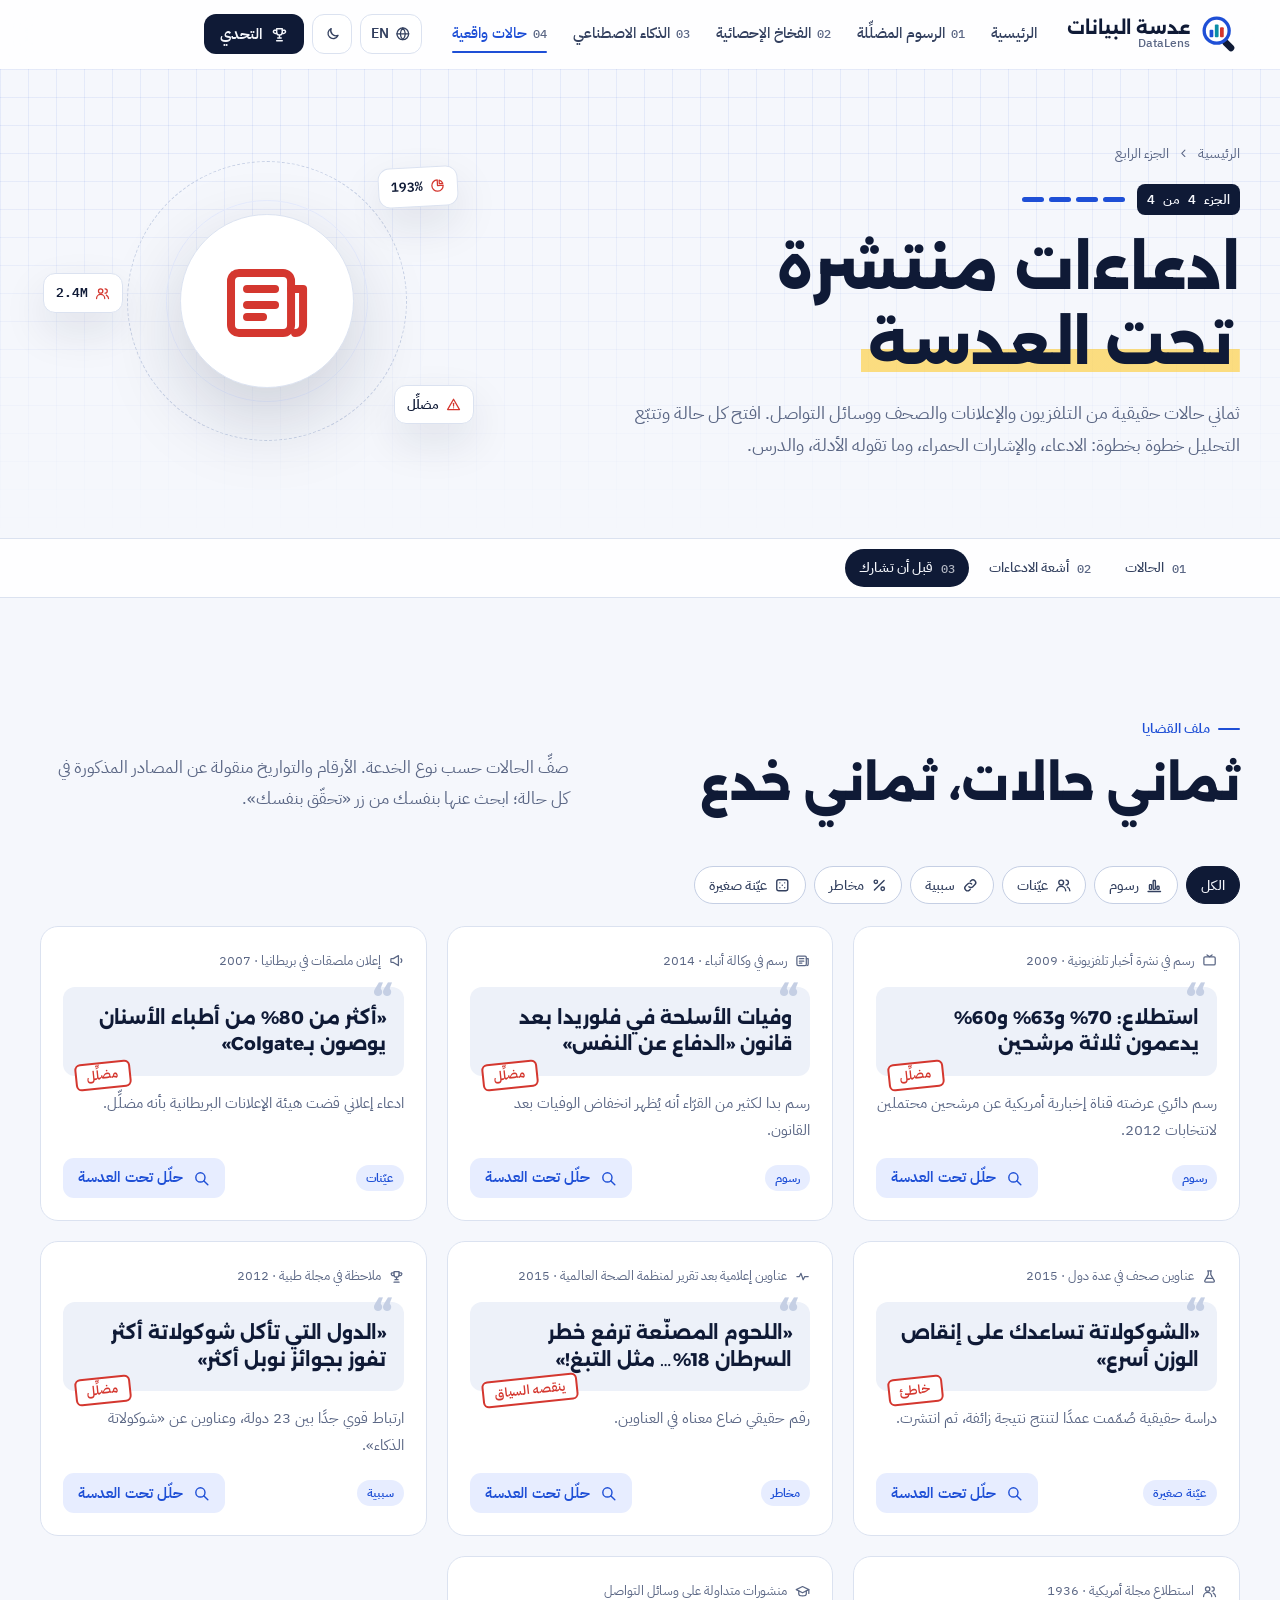
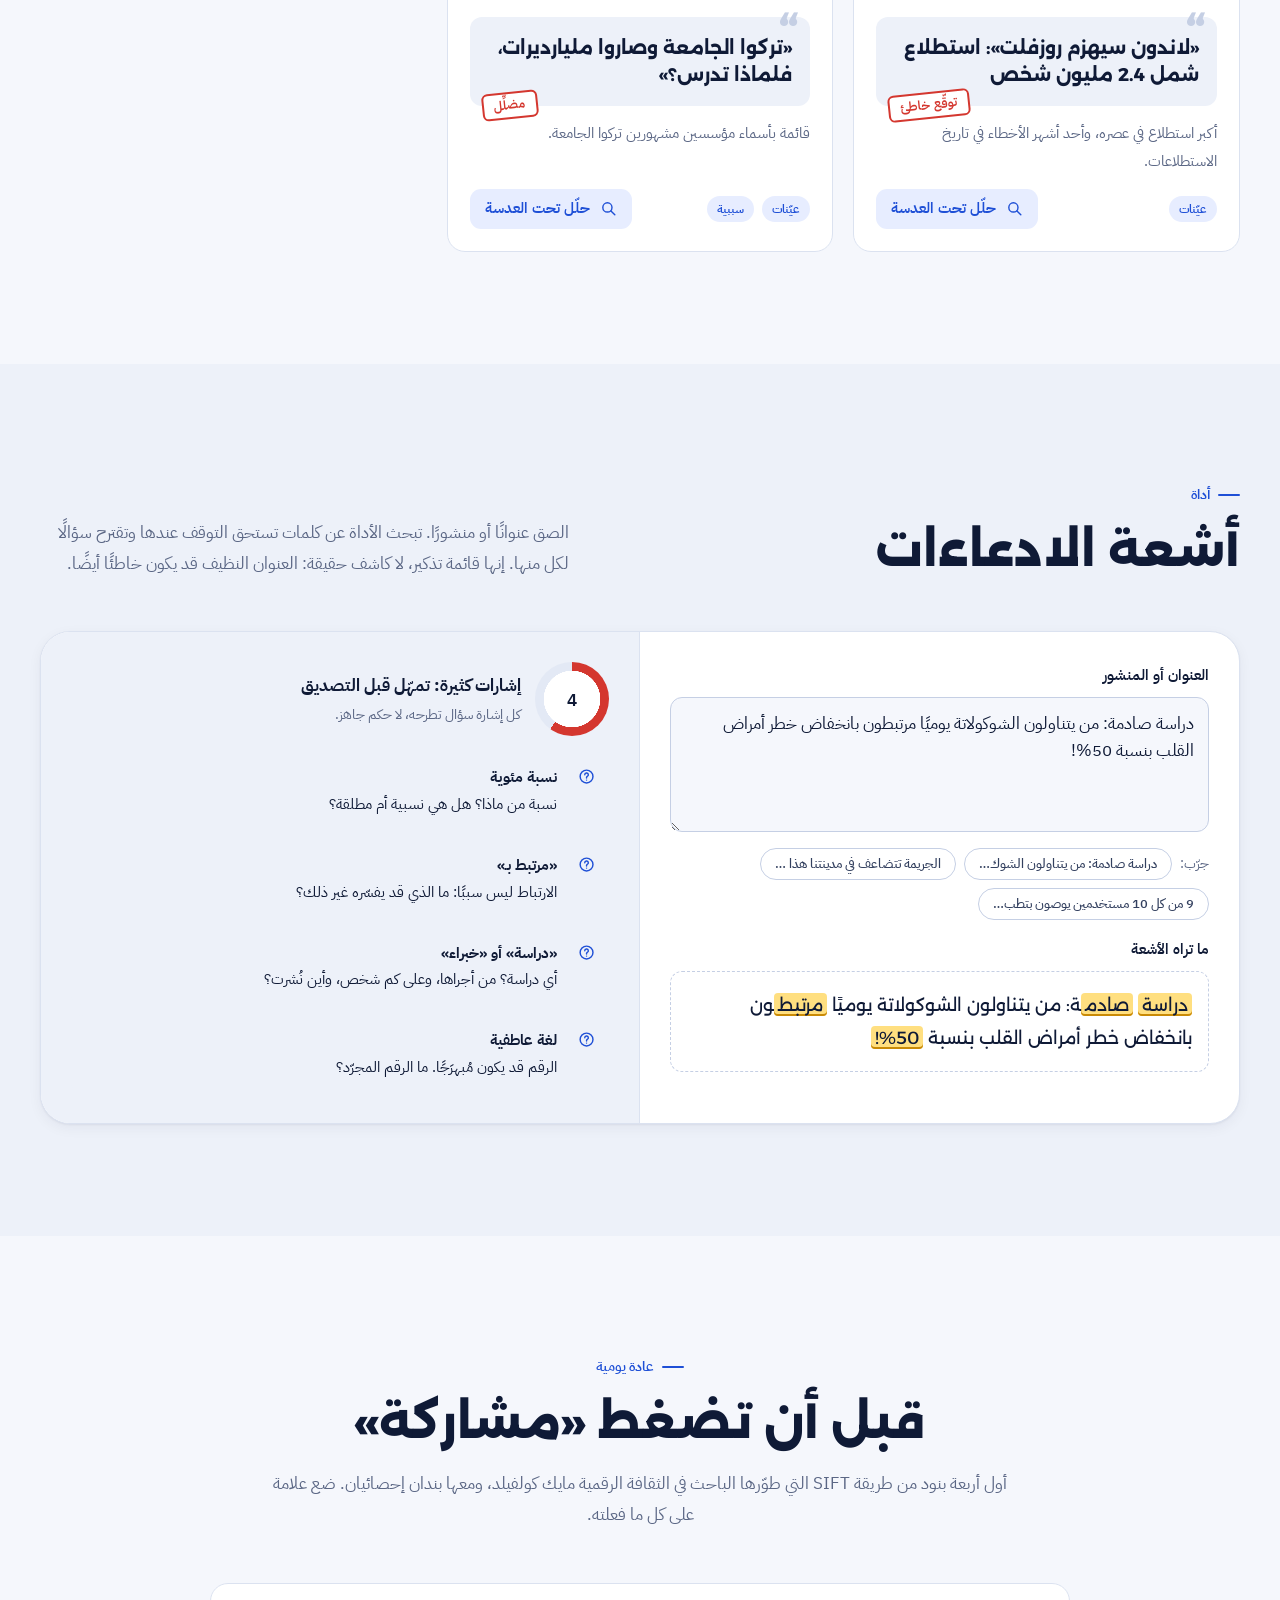
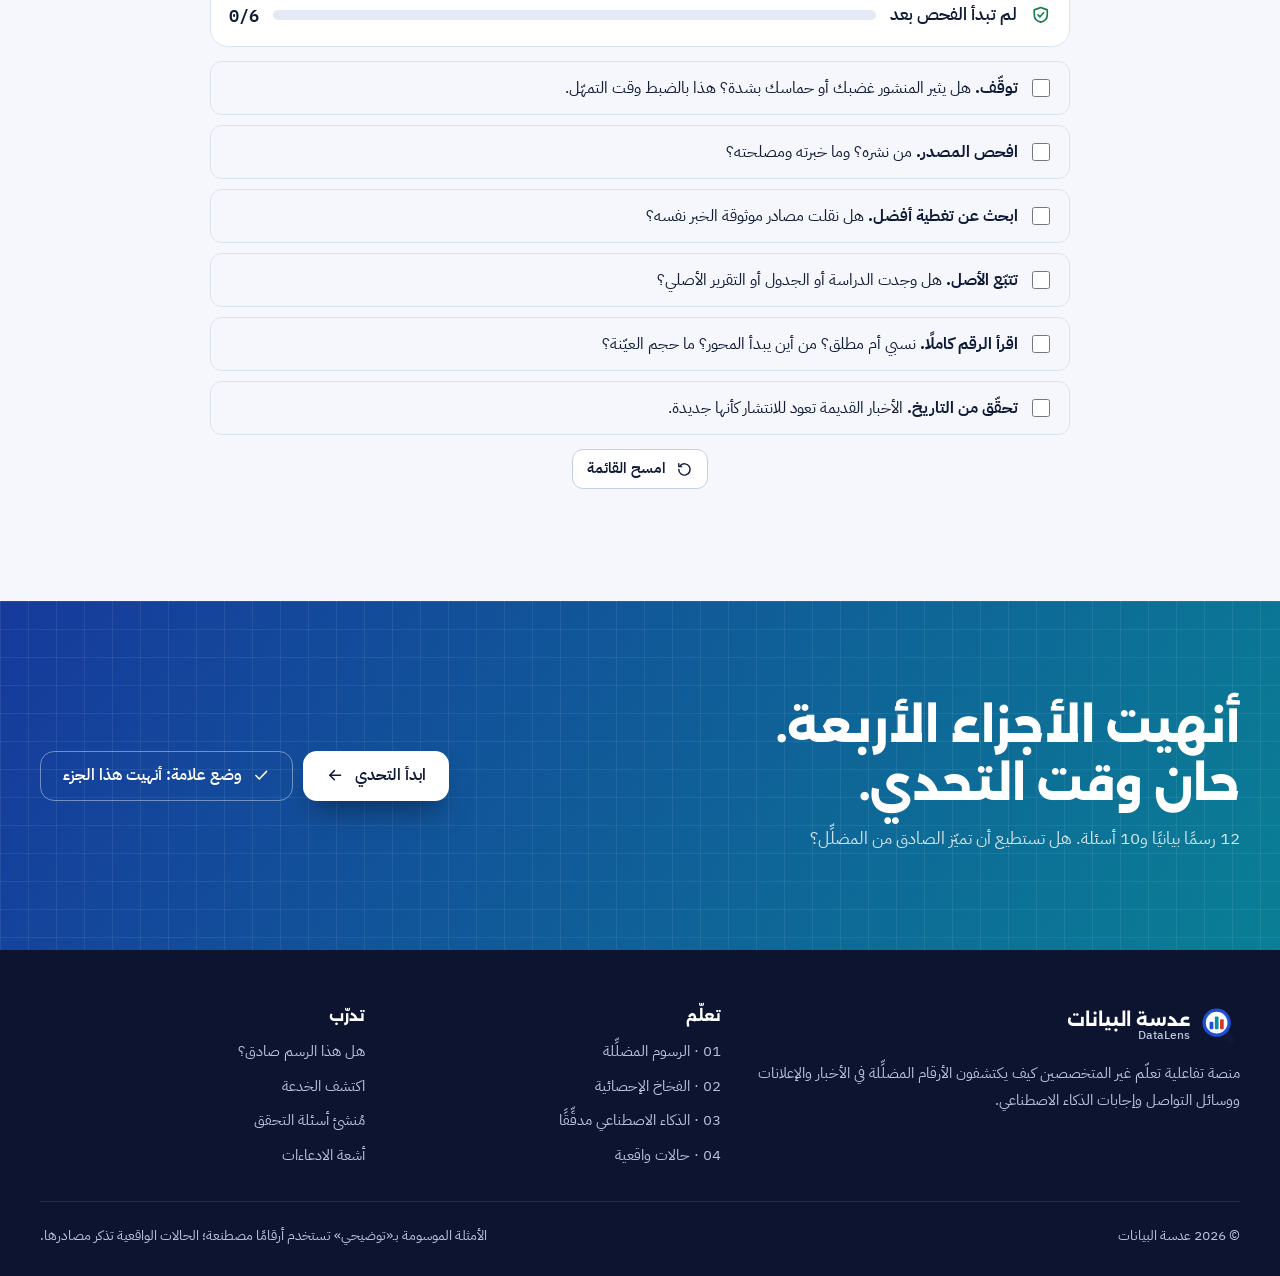
<file: cases.html>
<!DOCTYPE html>
<html lang="ar" dir="rtl">
<head>
  <title>Real cases · DataLens</title>
  <meta name="description" content="Part 4 of DataLens: famous viral claims and headlines analysed step by step, a claim X-ray tool and a before-you-share checklist.">
  <!-- @head:start -->
  <meta charset="utf-8">
  <meta name="viewport" content="width=device-width, initial-scale=1, viewport-fit=cover">
  <meta name="theme-color" content="#1e4fd6">
  <link rel="icon" href="assets/img/favicon.svg" type="image/svg+xml">
  <link rel="preconnect" href="https://fonts.googleapis.com">
  <link rel="preconnect" href="https://fonts.gstatic.com" crossorigin>
  <link rel="stylesheet" href="https://fonts.googleapis.com/css2?family=Alexandria:wght@500;600;700;800&family=IBM+Plex+Mono:wght@400;500;600&family=IBM+Plex+Sans+Arabic:wght@300;400;500;600;700&display=swap">
  <link rel="stylesheet" href="assets/css/datalens.css">
  <script>
    (function () {
      var d = document.documentElement, s = {};
      try { s = JSON.parse(localStorage.getItem("datalens:v1")) || {}; } catch (e) {}
      var q = /[?&]lang=(ar|en)/.exec(location.search);
      var l = q ? q[1] : s.lang || "ar";
      d.lang = l;
      d.dir = l === "ar" ? "rtl" : "ltr";
      if (s.theme === "dark" || s.theme === "light") d.setAttribute("data-theme", s.theme);
      d.classList.add("js");
    })();
  </script>
  <script src="assets/js/core.js" defer></script>
  <script src="assets/js/chart.js" defer></script>
  <!-- @head:end -->
  <script src="assets/js/part4.js" defer></script>
</head>
<body data-page="cases" data-title-ar="حالات واقعية · عدسة البيانات" data-title-en="Real cases · DataLens">
  <!-- @nav:start -->
  <a class="skip-link" href="#main"><span lang="ar">تخطَّ إلى المحتوى</span><span lang="en">Skip to content</span></a>
  <div class="read-progress" aria-hidden="true"></div>
  <header class="nav">
    <div class="container nav__inner">
      <a class="brand" href="index.html">
        <svg class="brand__mark" viewBox="0 0 48 48" aria-hidden="true">
          <rect x="30" y="29" width="8" height="17" rx="4" transform="rotate(-45 34 37.5)" style="fill:var(--ink)"/>
          <circle cx="20" cy="20" r="17" style="fill:var(--lens)"/>
          <circle cx="20" cy="20" r="13" style="fill:var(--surface)"/>
          <rect x="11.5" y="19" width="4.5" height="9" rx="1.2" style="fill:var(--lens)"/>
          <rect x="17.8" y="12.5" width="4.5" height="15.5" rx="1.2" style="fill:var(--teal)"/>
          <rect x="24" y="16" width="4.5" height="12" rx="1.2" style="fill:var(--redpen)"/>
        </svg>
        <span class="brand__name">
          <span lang="ar">عدسة البيانات</span><span lang="en">DataLens</span>
          <small><span class="only-ar" lang="en" data-keep>DataLens</span><span class="only-en" lang="ar" data-keep>عدسة البيانات</span></small>
        </span>
      </a>
      <nav aria-label="Main" data-i18n-attrs="aria-label" data-aria-label-ar="القائمة الرئيسية" data-aria-label-en="Main">
        <ul class="nav__links" id="nav-links">
          <li><a class="nav__link" data-nav="home" href="index.html"><span lang="ar">الرئيسية</span><span lang="en">Home</span></a></li>
          <li><a class="nav__link" data-nav="charts" href="charts.html"><span class="nav__num">01</span><span lang="ar">الرسوم المضلِّلة</span><span lang="en">Charts</span></a></li>
          <li><a class="nav__link" data-nav="traps" href="traps.html"><span class="nav__num">02</span><span lang="ar">الفخاخ الإحصائية</span><span lang="en">Traps</span></a></li>
          <li><a class="nav__link" data-nav="ai" href="ai.html"><span class="nav__num">03</span><span lang="ar">الذكاء الاصطناعي</span><span lang="en">AI check</span></a></li>
          <li><a class="nav__link" data-nav="cases" href="cases.html"><span class="nav__num">04</span><span lang="ar">حالات واقعية</span><span lang="en">Real cases</span></a></li>
        </ul>
      </nav>
      <div class="nav__tools">
        <button class="tool-btn" type="button" data-lang-toggle>
          <svg class="ic" aria-hidden="true"><use href="#i-globe"></use></svg><span class="lang-label">EN</span>
        </button>
        <button class="tool-btn theme-btn" type="button" data-theme-toggle data-i18n-attrs="aria-label" data-aria-label-ar="الوضع الداكن" data-aria-label-en="Dark mode" aria-label="الوضع الداكن">
          <svg class="ic ic-moon" aria-hidden="true"><use href="#i-moon"></use></svg>
          <svg class="ic ic-sun" aria-hidden="true"><use href="#i-sun"></use></svg>
        </button>
        <a class="nav__cta" href="quiz.html" data-nav="quiz">
          <svg class="ic" aria-hidden="true"><use href="#i-trophy"></use></svg>
          <span><span lang="ar">التحدي</span><span lang="en">Challenge</span></span>
        </a>
        <button class="tool-btn nav__toggle" type="button" aria-expanded="false" aria-controls="nav-links" data-i18n-attrs="aria-label" data-aria-label-ar="القائمة" data-aria-label-en="Menu" aria-label="القائمة">
          <svg class="ic" aria-hidden="true"><use href="#i-menu"></use></svg>
        </button>
      </div>
    </div>
  </header>
  <!-- @nav:end -->

  <main id="main">
    <!-- =============================== HERO =============================== -->
    <section class="page-hero">
      <div class="container page-hero__grid">
        <div>
          <nav class="crumbs enter" aria-label="Breadcrumb">
            <a href="index.html"><span lang="ar">الرئيسية</span><span lang="en">Home</span></a>
            <svg class="ic flip-rtl" aria-hidden="true"><use href="#i-chevron"></use></svg>
            <span><span lang="ar">الجزء الرابع</span><span lang="en">Part 4</span></span>
          </nav>
          <div class="part-tag enter" style="--d:60ms">
            <span class="part-tag__num"><span lang="ar">الجزء 4 من 4</span><span lang="en">Part 4 of 4</span></span>
            <span class="part-dots" aria-hidden="true"><i class="on"></i><i class="on"></i><i class="on"></i><i class="on"></i></span>
          </div>
          <h1 class="enter" style="--d:120ms">
            <span lang="ar">ادعاءات منتشرة <span class="hl hl-anim">تحت العدسة</span></span>
            <span lang="en">Viral claims <span class="hl hl-anim">under the lens</span></span>
          </h1>
          <p class="page-hero__lede enter" style="--d:180ms">
            <span lang="ar">ثماني حالات حقيقية من التلفزيون والإعلانات والصحف ووسائل التواصل. افتح كل حالة وتتبّع التحليل خطوة بخطوة: الادعاء، والإشارات الحمراء، وما تقوله الأدلة، والدرس.</span>
            <span lang="en">Eight real cases from TV, advertising, newspapers and social media. Open each one and follow the analysis step by step: the claim, the red flags, what the evidence says and the lesson.</span>
          </p>
        </div>
        <div class="page-hero__visual enter" style="--d:200ms" aria-hidden="true">
          <div class="orbit">
            <div class="orbit__core">
              <svg viewBox="0 0 24 24" class="ic" style="width:56%;height:56%;color:var(--redpen)"><use href="#i-news"></use></svg>
            </div>
            <span class="note-chip note-chip--1 mono"><svg class="ic"><use href="#i-pie"></use></svg>193%</span>
            <span class="note-chip note-chip--2 mono" style="--d:1s"><svg class="ic"><use href="#i-users"></use></svg>2.4M</span>
            <span class="note-chip note-chip--3" style="--d:2s"><svg class="ic"><use href="#i-alert"></use></svg><span lang="ar">مضلِّل</span><span lang="en">misleading</span></span>
          </div>
        </div>
      </div>
    </section>

    <nav class="subnav" aria-label="Sections" data-i18n-attrs="aria-label" data-aria-label-ar="أقسام الصفحة" data-aria-label-en="Sections">
      <div class="container">
        <ul class="subnav__list">
          <li><a href="#cases"><span class="mono">01</span><span lang="ar">الحالات</span><span lang="en">The cases</span></a></li>
          <li><a href="#xray"><span class="mono">02</span><span lang="ar">أشعة الادعاءات</span><span lang="en">Claim X-ray</span></a></li>
          <li><a href="#share"><span class="mono">03</span><span lang="ar">قبل أن تشارك</span><span lang="en">Before you share</span></a></li>
        </ul>
      </div>
    </nav>

    <!-- =============================== CASES =============================== -->
    <section class="section" id="cases">
      <div class="container">
        <div class="section-head">
          <div class="reveal">
            <span class="eyebrow"><span lang="ar">ملف القضايا</span><span lang="en">The case files</span></span>
            <h2><span lang="ar">ثماني حالات، ثماني خدع</span><span lang="en">Eight cases, eight tricks</span></h2>
          </div>
          <p class="reveal">
            <span lang="ar">صفِّ الحالات حسب نوع الخدعة. الأرقام والتواريخ منقولة عن المصادر المذكورة في كل حالة؛ ابحث عنها بنفسك من زر «تحقّق بنفسك».</span>
            <span lang="en">Filter the cases by type of trick. Numbers and dates come from the sources named in each case; look them up yourself with the "Verify it yourself" button.</span>
          </p>
        </div>
        <div class="chip-row reveal" id="caseFilters" role="group" style="margin-bottom:22px">
          <button class="chip" type="button" data-filter="all" aria-pressed="true"><span lang="ar">الكل</span><span lang="en">All</span></button>
          <button class="chip" type="button" data-filter="charts" aria-pressed="false"><svg class="ic" aria-hidden="true"><use href="#i-bars"></use></svg><span lang="ar">رسوم</span><span lang="en">Charts</span></button>
          <button class="chip" type="button" data-filter="sampling" aria-pressed="false"><svg class="ic" aria-hidden="true"><use href="#i-users"></use></svg><span lang="ar">عيّنات</span><span lang="en">Sampling</span></button>
          <button class="chip" type="button" data-filter="causation" aria-pressed="false"><svg class="ic" aria-hidden="true"><use href="#i-link"></use></svg><span lang="ar">سببية</span><span lang="en">Causation</span></button>
          <button class="chip" type="button" data-filter="risk" aria-pressed="false"><svg class="ic" aria-hidden="true"><use href="#i-percent"></use></svg><span lang="ar">مخاطر</span><span lang="en">Risk</span></button>
          <button class="chip" type="button" data-filter="small" aria-pressed="false"><svg class="ic" aria-hidden="true"><use href="#i-dice"></use></svg><span lang="ar">عيّنة صغيرة</span><span lang="en">Small sample</span></button>
        </div>
        <div class="case-grid" id="caseGrid" aria-live="polite"></div>
      </div>
    </section>

    <!-- =============================== X-RAY =============================== -->
    <section class="section section--soft" id="xray">
      <div class="container">
        <div class="section-head">
          <div class="reveal">
            <span class="eyebrow"><span lang="ar">أداة</span><span lang="en">Tool</span></span>
            <h2><span lang="ar">أشعة الادعاءات</span><span lang="en">Claim X-ray</span></h2>
          </div>
          <p class="reveal">
            <span lang="ar">الصق عنوانًا أو منشورًا. تبحث الأداة عن كلمات تستحق التوقف عندها وتقترح سؤالًا لكل منها. إنها قائمة تذكير، لا كاشف حقيقة: العنوان النظيف قد يكون خاطئًا أيضًا.</span>
            <span lang="en">Paste a headline or post. The tool looks for words worth pausing on and suggests a question for each. It's a reminder list, not a truth detector: a clean-looking headline can still be wrong.</span>
          </p>
        </div>
        <div class="xray reveal">
          <div class="xray__in">
            <div class="field">
              <label for="xInput"><span lang="ar">العنوان أو المنشور</span><span lang="en">Headline or post</span></label>
              <textarea class="textarea" id="xInput" rows="4" data-i18n-attrs="placeholder" data-placeholder-ar="الصق العنوان هنا…" data-placeholder-en="Paste the headline here…"></textarea>
            </div>
            <div class="chip-row" id="xExamples"></div>
            <div class="field">
              <span class="field__label"><span lang="ar">ما تراه الأشعة</span><span lang="en">What the X-ray sees</span></span>
              <div class="xray__mark" id="xMarked" aria-live="polite"></div>
            </div>
          </div>
          <div class="xray__out">
            <div class="gauge">
              <div class="gauge__ring" id="xGauge"><span id="xScore">0</span></div>
              <div>
                <strong id="xLevel"></strong>
                <p class="txt-muted" style="font-size:.9rem" id="xLevelNote"></p>
              </div>
            </div>
            <ul class="flag-list" id="xFlags"></ul>
          </div>
        </div>
      </div>
    </section>

    <!-- =============================== SHARE CHECKLIST =============================== -->
    <section class="section" id="share">
      <div class="container narrow">
        <div class="section-head section-head--center">
          <div class="reveal">
            <span class="eyebrow"><span lang="ar">عادة يومية</span><span lang="en">A daily habit</span></span>
            <h2><span lang="ar">قبل أن تضغط «مشاركة»</span><span lang="en">Before you hit "share"</span></h2>
          </div>
          <p class="reveal">
            <span lang="ar">أول أربعة بنود من طريقة SIFT التي طوّرها الباحث في الثقافة الرقمية مايك كولفيلد، ومعها بندان إحصائيان. ضع علامة على كل ما فعلته.</span>
            <span lang="en">The first four items come from the SIFT method developed by digital-literacy researcher Mike Caulfield; two statistical checks complete the list. Tick each one you've done.</span>
          </p>
        </div>
        <div class="share-meter reveal">
          <svg class="ic" aria-hidden="true" style="color:var(--truth)"><use href="#i-shield"></use></svg>
          <span id="shareLabel"></span>
          <div class="share-meter__bar"><span id="shareBar"></span></div>
          <span class="mono" id="shareCount">0/6</span>
        </div>
        <div class="share-list reveal" id="shareList" style="margin-top:14px">
          <label class="check"><input type="checkbox" data-share="stop"><span><strong><span lang="ar">توقّف.</span><span lang="en">Stop.</span></strong> <span lang="ar">هل يثير المنشور غضبك أو حماسك بشدة؟ هذا بالضبط وقت التمهّل.</span><span lang="en">Does the post make you angry or excited? That's exactly when to slow down.</span></span></label>
          <label class="check"><input type="checkbox" data-share="investigate"><span><strong><span lang="ar">افحص المصدر.</span><span lang="en">Investigate the source.</span></strong> <span lang="ar">من نشره؟ وما خبرته ومصلحته؟</span><span lang="en">Who posted it, and what is their expertise and agenda?</span></span></label>
          <label class="check"><input type="checkbox" data-share="find"><span><strong><span lang="ar">ابحث عن تغطية أفضل.</span><span lang="en">Find better coverage.</span></strong> <span lang="ar">هل نقلت مصادر موثوقة الخبر نفسه؟</span><span lang="en">Have trusted outlets reported the same thing?</span></span></label>
          <label class="check"><input type="checkbox" data-share="trace"><span><strong><span lang="ar">تتبّع الأصل.</span><span lang="en">Trace it to the original.</span></strong> <span lang="ar">هل وجدت الدراسة أو الجدول أو التقرير الأصلي؟</span><span lang="en">Did you find the original study, table or report?</span></span></label>
          <label class="check"><input type="checkbox" data-share="numbers"><span><strong><span lang="ar">اقرأ الرقم كاملًا.</span><span lang="en">Read the full number.</span></strong> <span lang="ar">نسبي أم مطلق؟ من أين يبدأ المحور؟ ما حجم العيّنة؟</span><span lang="en">Relative or absolute? Where does the axis start? How big was the sample?</span></span></label>
          <label class="check"><input type="checkbox" data-share="date"><span><strong><span lang="ar">تحقّق من التاريخ.</span><span lang="en">Check the date.</span></strong> <span lang="ar">الأخبار القديمة تعود للانتشار كأنها جديدة.</span><span lang="en">Old stories often resurface as if they were new.</span></span></label>
        </div>
        <div style="margin-top:14px;text-align:center">
          <button class="btn btn--sm btn--ghost" type="button" id="shareReset"><svg class="ic" aria-hidden="true"><use href="#i-restart"></use></svg><span lang="ar">امسح القائمة</span><span lang="en">Clear the list</span></button>
        </div>
      </div>
    </section>

    <!-- =============================== NEXT =============================== -->
    <section class="next-band">
      <div class="container next-band__inner">
        <div class="reveal">
          <h2><span lang="ar">أنهيت الأجزاء الأربعة. حان وقت التحدي.</span><span lang="en">You've finished all four parts. Time for the challenge.</span></h2>
          <p>
            <span lang="ar">12 رسمًا بيانيًا و10 أسئلة. هل تستطيع أن تميّز الصادق من المضلِّل؟</span>
            <span lang="en">12 charts and 10 questions. Can you tell the honest from the misleading?</span>
          </p>
        </div>
        <div class="next-band__actions reveal">
          <a class="btn btn--primary" href="quiz.html"><span lang="ar">ابدأ التحدي</span><span lang="en">Take the challenge</span><svg class="ic ic-arrow" aria-hidden="true"><use href="#i-arrow"></use></svg></a>
          <button class="btn btn--ghost" type="button" data-complete></button>
        </div>
      </div>
    </section>
  </main>

  <dialog class="modal" id="caseModal" aria-labelledby="caseTitle">
    <div class="modal__head">
      <div style="flex:1;min-width:0">
        <p class="case-card__src" id="caseMeta" style="margin-bottom:6px"></p>
        <h2 id="caseTitle"></h2>
      </div>
      <button class="tool-btn" type="button" data-close data-i18n-attrs="aria-label" data-aria-label-ar="إغلاق" data-aria-label-en="Close" aria-label="إغلاق"><svg class="ic" aria-hidden="true"><use href="#i-x"></use></svg></button>
    </div>
    <div class="modal__body">
      <div class="steps" id="caseSteps" role="tablist"></div>
      <div id="casePanel"></div>
    </div>
    <div class="modal__foot">
      <a class="btn btn--sm btn--ghost" id="caseSearch" href="#" target="_blank" rel="noopener"><svg class="ic" aria-hidden="true"><use href="#i-external"></use></svg><span lang="ar">تحقّق بنفسك</span><span lang="en">Verify it yourself</span></a>
      <div style="display:flex;gap:8px">
        <button class="btn btn--sm btn--ghost" type="button" id="casePrev"><span lang="ar">السابق</span><span lang="en">Back</span></button>
        <button class="btn btn--sm btn--primary" type="button" id="caseNext"></button>
      </div>
    </div>
  </dialog>

  <!-- @footer:start -->
  <footer class="footer">
    <div class="container">
      <div class="footer__grid">
        <div>
          <a class="brand" href="index.html">
            <svg class="brand__mark" viewBox="0 0 48 48" aria-hidden="true">
          <rect x="30" y="29" width="8" height="17" rx="4" transform="rotate(-45 34 37.5)" style="fill:var(--ink)"/>
          <circle cx="20" cy="20" r="17" style="fill:var(--lens)"/>
          <circle cx="20" cy="20" r="13" style="fill:var(--surface)"/>
          <rect x="11.5" y="19" width="4.5" height="9" rx="1.2" style="fill:var(--lens)"/>
          <rect x="17.8" y="12.5" width="4.5" height="15.5" rx="1.2" style="fill:var(--teal)"/>
          <rect x="24" y="16" width="4.5" height="12" rx="1.2" style="fill:var(--redpen)"/>
        </svg>
            <span class="brand__name">
              <span lang="ar">عدسة البيانات</span><span lang="en">DataLens</span>
              <small><span class="only-ar" lang="en" data-keep>DataLens</span><span class="only-en" lang="ar" data-keep>عدسة البيانات</span></small>
            </span>
          </a>
          <p lang="ar">منصة تفاعلية تعلّم غير المتخصصين كيف يكتشفون الأرقام المضلِّلة في الأخبار والإعلانات ووسائل التواصل وإجابات الذكاء الاصطناعي.</p>
          <p lang="en">An interactive platform that teaches non-specialists to spot misleading numbers in the news, ads, social media and AI answers.</p>
        </div>
        <div>
          <h4><span lang="ar">تعلّم</span><span lang="en">Learn</span></h4>
          <ul>
            <li><a href="charts.html"><span lang="ar">01 · الرسوم المضلِّلة</span><span lang="en">01 · Misleading charts</span></a></li>
            <li><a href="traps.html"><span lang="ar">02 · الفخاخ الإحصائية</span><span lang="en">02 · Statistical traps</span></a></li>
            <li><a href="ai.html"><span lang="ar">03 · الذكاء الاصطناعي مدقِّقًا</span><span lang="en">03 · AI as a fact-checker</span></a></li>
            <li><a href="cases.html"><span lang="ar">04 · حالات واقعية</span><span lang="en">04 · Real cases</span></a></li>
          </ul>
        </div>
        <div>
          <h4><span lang="ar">تدرّب</span><span lang="en">Practice</span></h4>
          <ul>
            <li><a href="quiz.html"><span lang="ar">هل هذا الرسم صادق؟</span><span lang="en">Is this chart honest?</span></a></li>
            <li><a href="charts.html#spot"><span lang="ar">اكتشف الخدعة</span><span lang="en">Spot the trick</span></a></li>
            <li><a href="ai.html#builder"><span lang="ar">مُنشئ أسئلة التحقق</span><span lang="en">Fact-check prompt builder</span></a></li>
            <li><a href="cases.html#xray"><span lang="ar">أشعة الادعاءات</span><span lang="en">Claim X-ray</span></a></li>
          </ul>
        </div>
      </div>
      <div class="footer__bottom">
        <span>© <span data-year>2026</span> <span lang="ar">عدسة البيانات</span><span lang="en">DataLens</span></span>
        <span lang="ar">الأمثلة الموسومة بـ«توضيحي» تستخدم أرقامًا مصطنعة؛ الحالات الواقعية تذكر مصادرها.</span>
        <span lang="en">Examples marked "illustrative" use made-up numbers; real cases name their sources.</span>
      </div>
    </div>
  </footer>
  <button class="to-top" type="button" data-i18n-attrs="aria-label" data-aria-label-ar="العودة إلى الأعلى" data-aria-label-en="Back to top" aria-label="العودة إلى الأعلى">
    <svg class="ring" viewBox="0 0 52 52" aria-hidden="true"><circle class="bg" cx="26" cy="26" r="23"/><circle class="fg" cx="26" cy="26" r="23"/></svg>
    <svg class="ic" aria-hidden="true"><use href="#i-up"></use></svg>
  </button>
  <!-- @footer:end -->
</body>
</html>
</file>
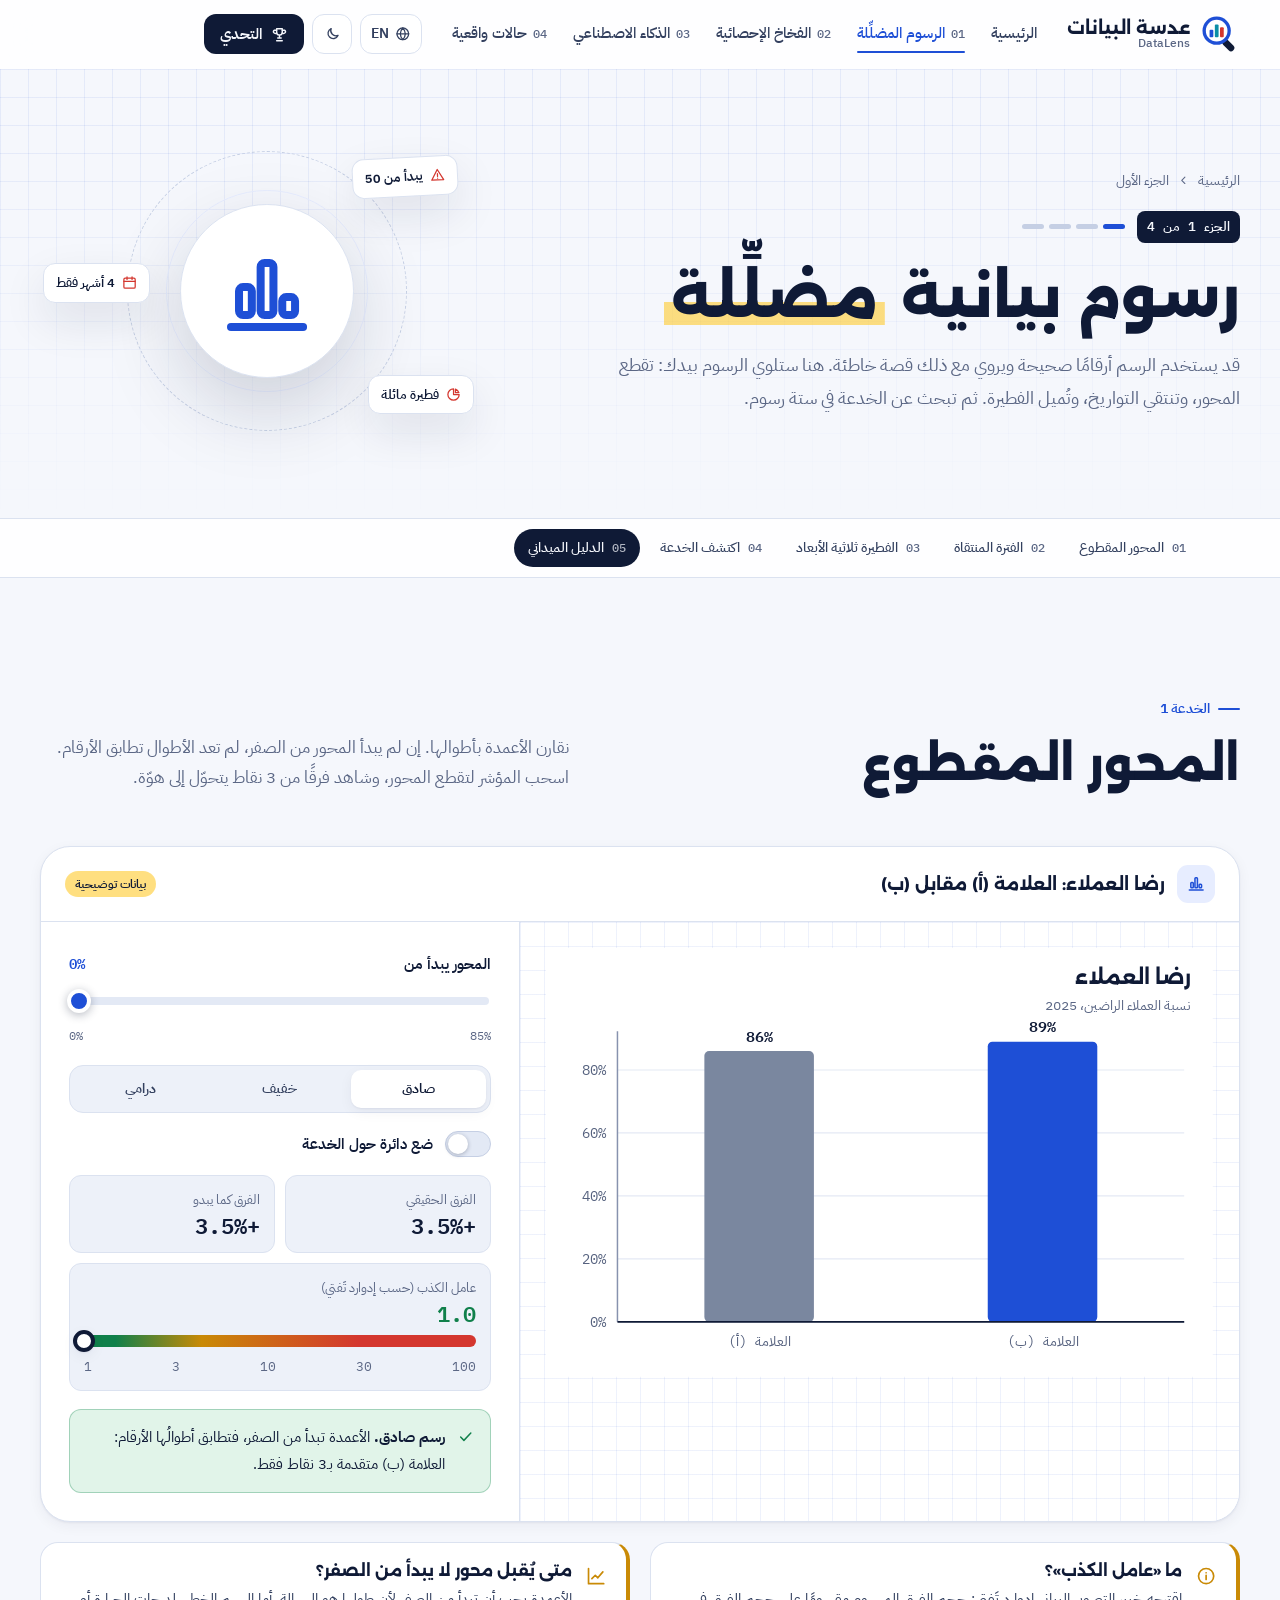
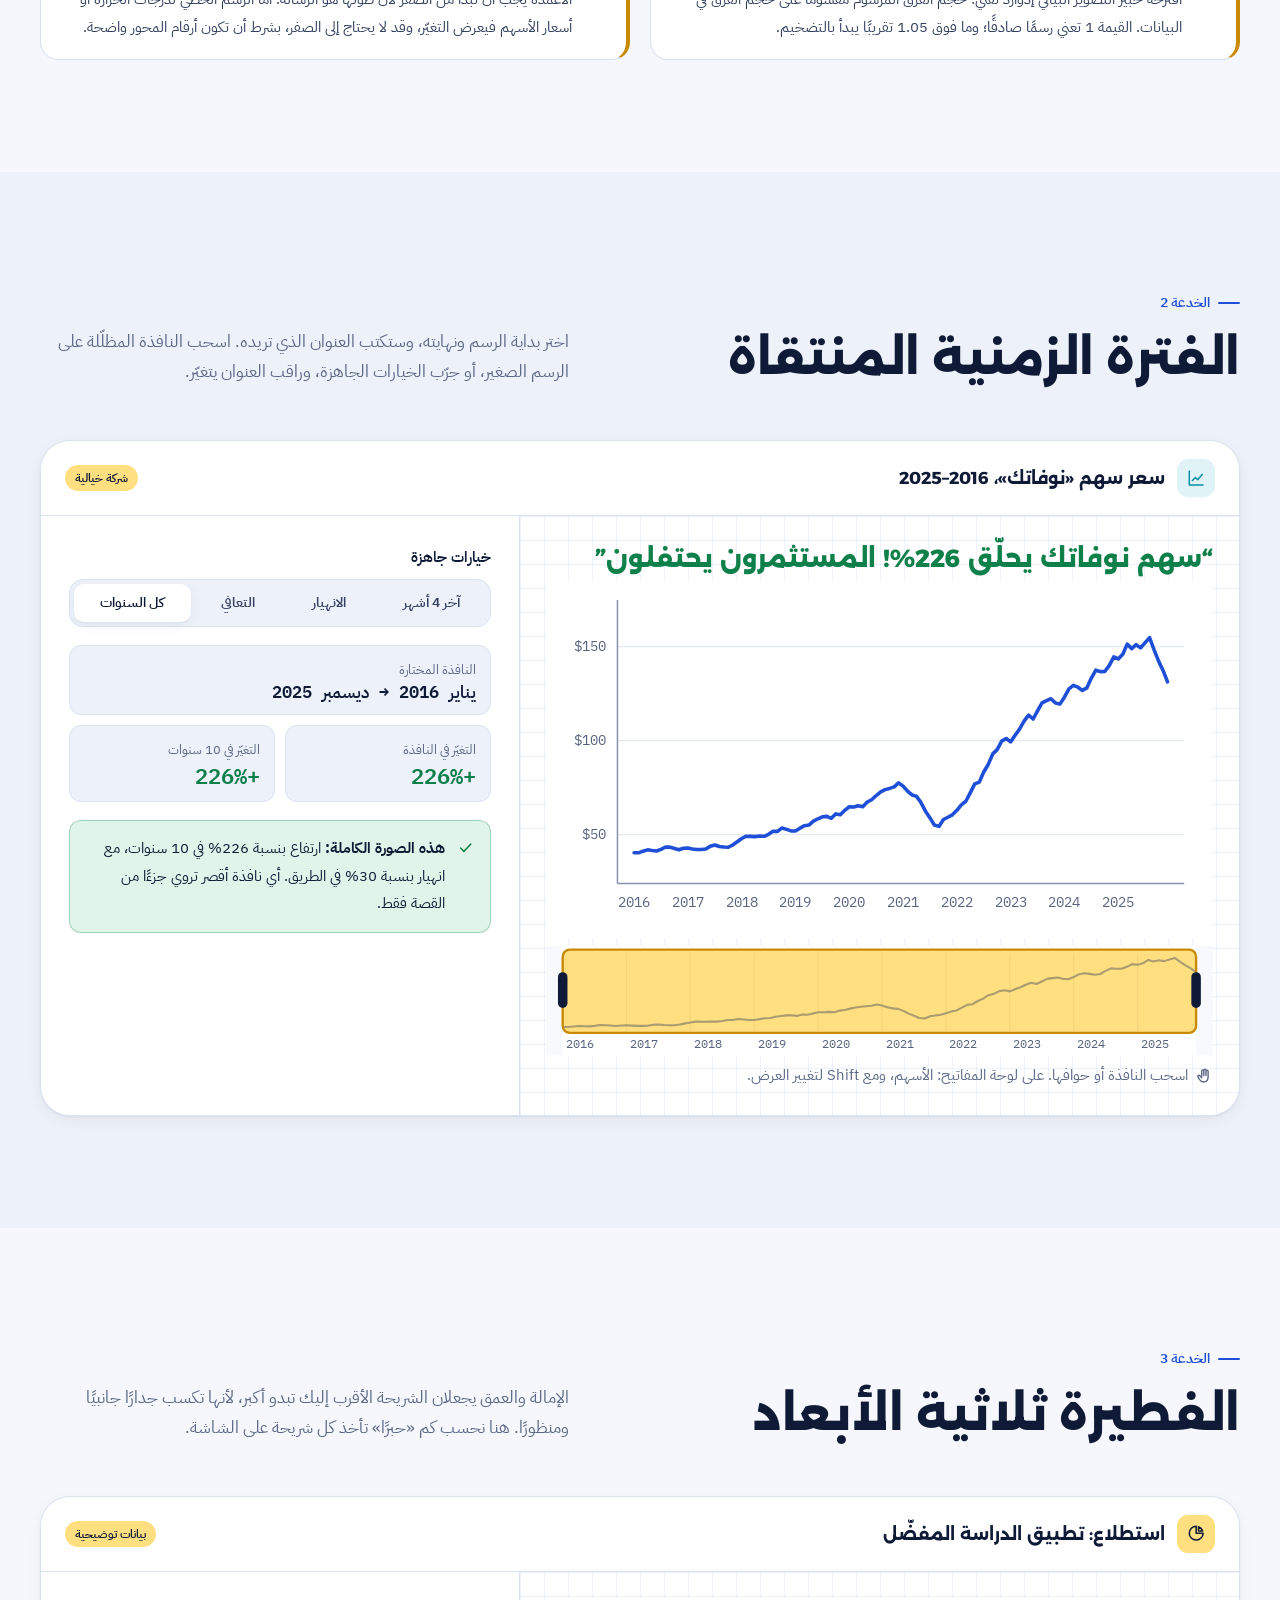
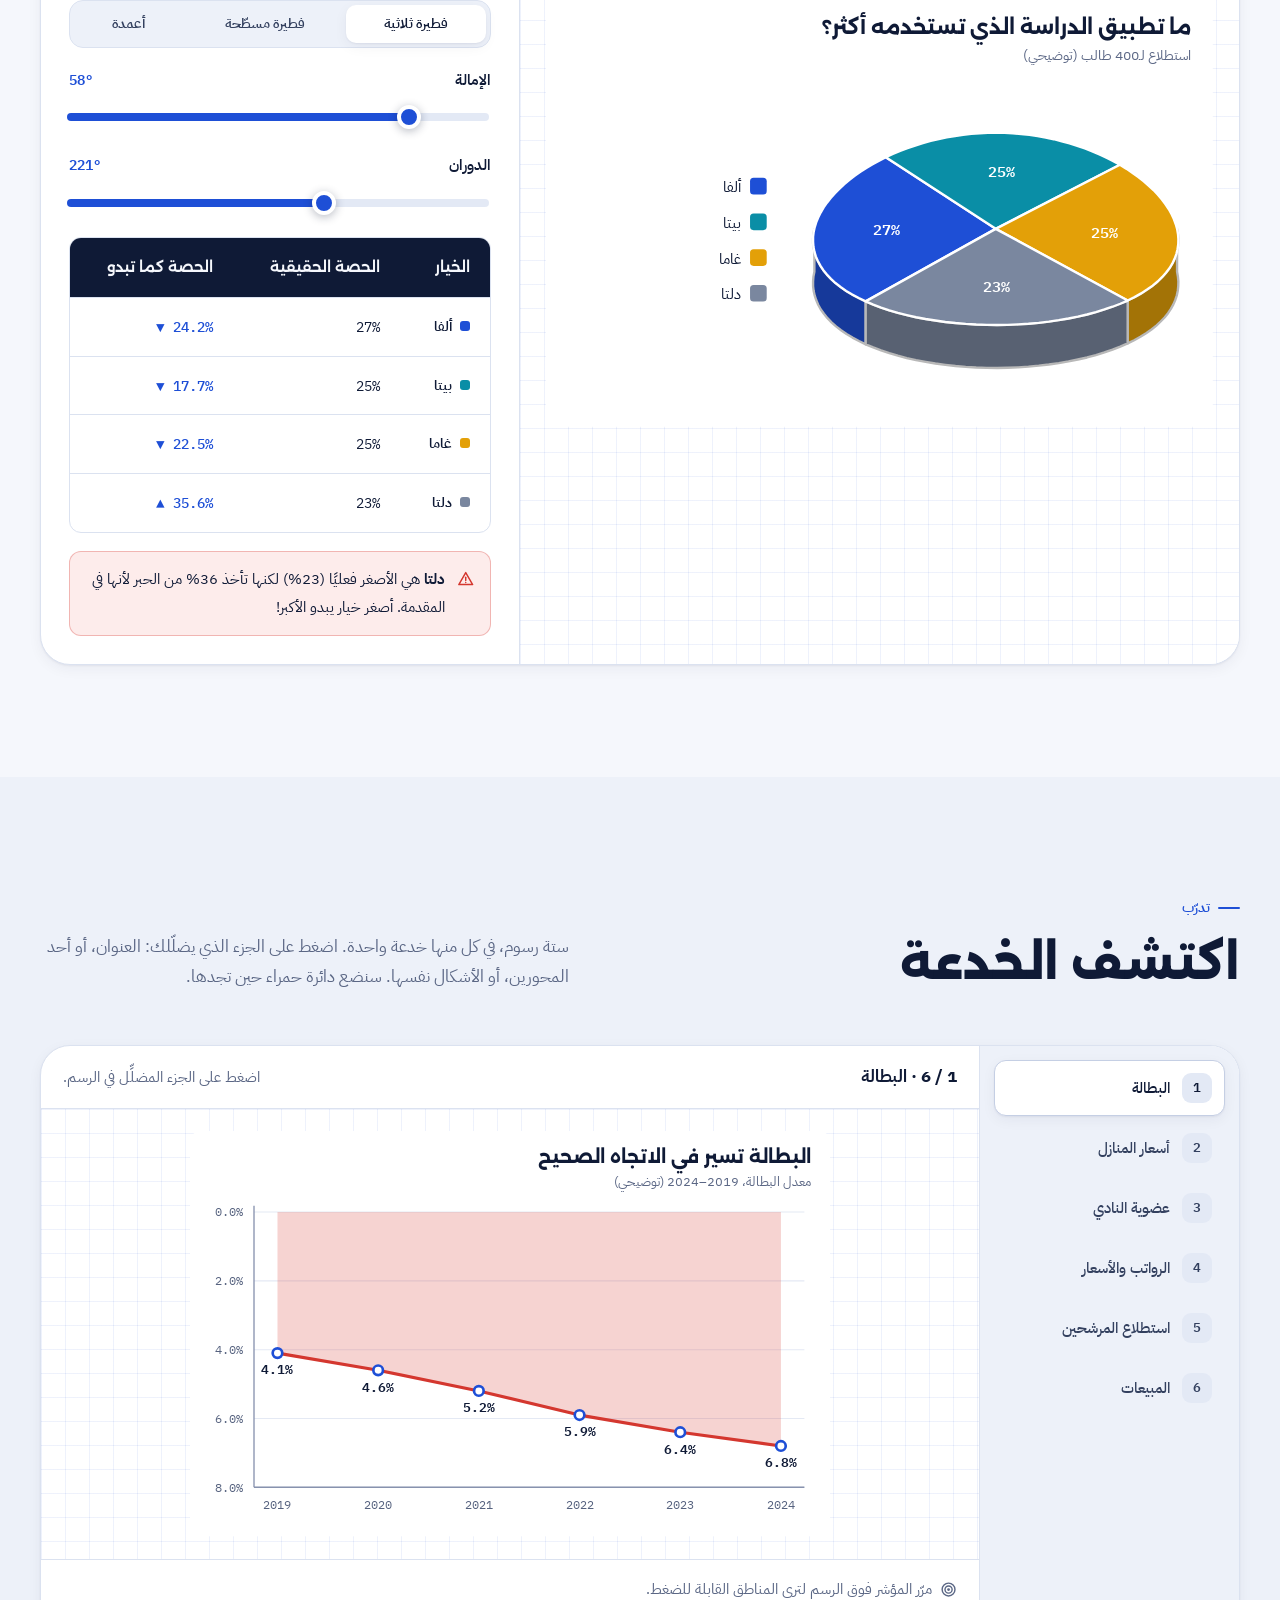
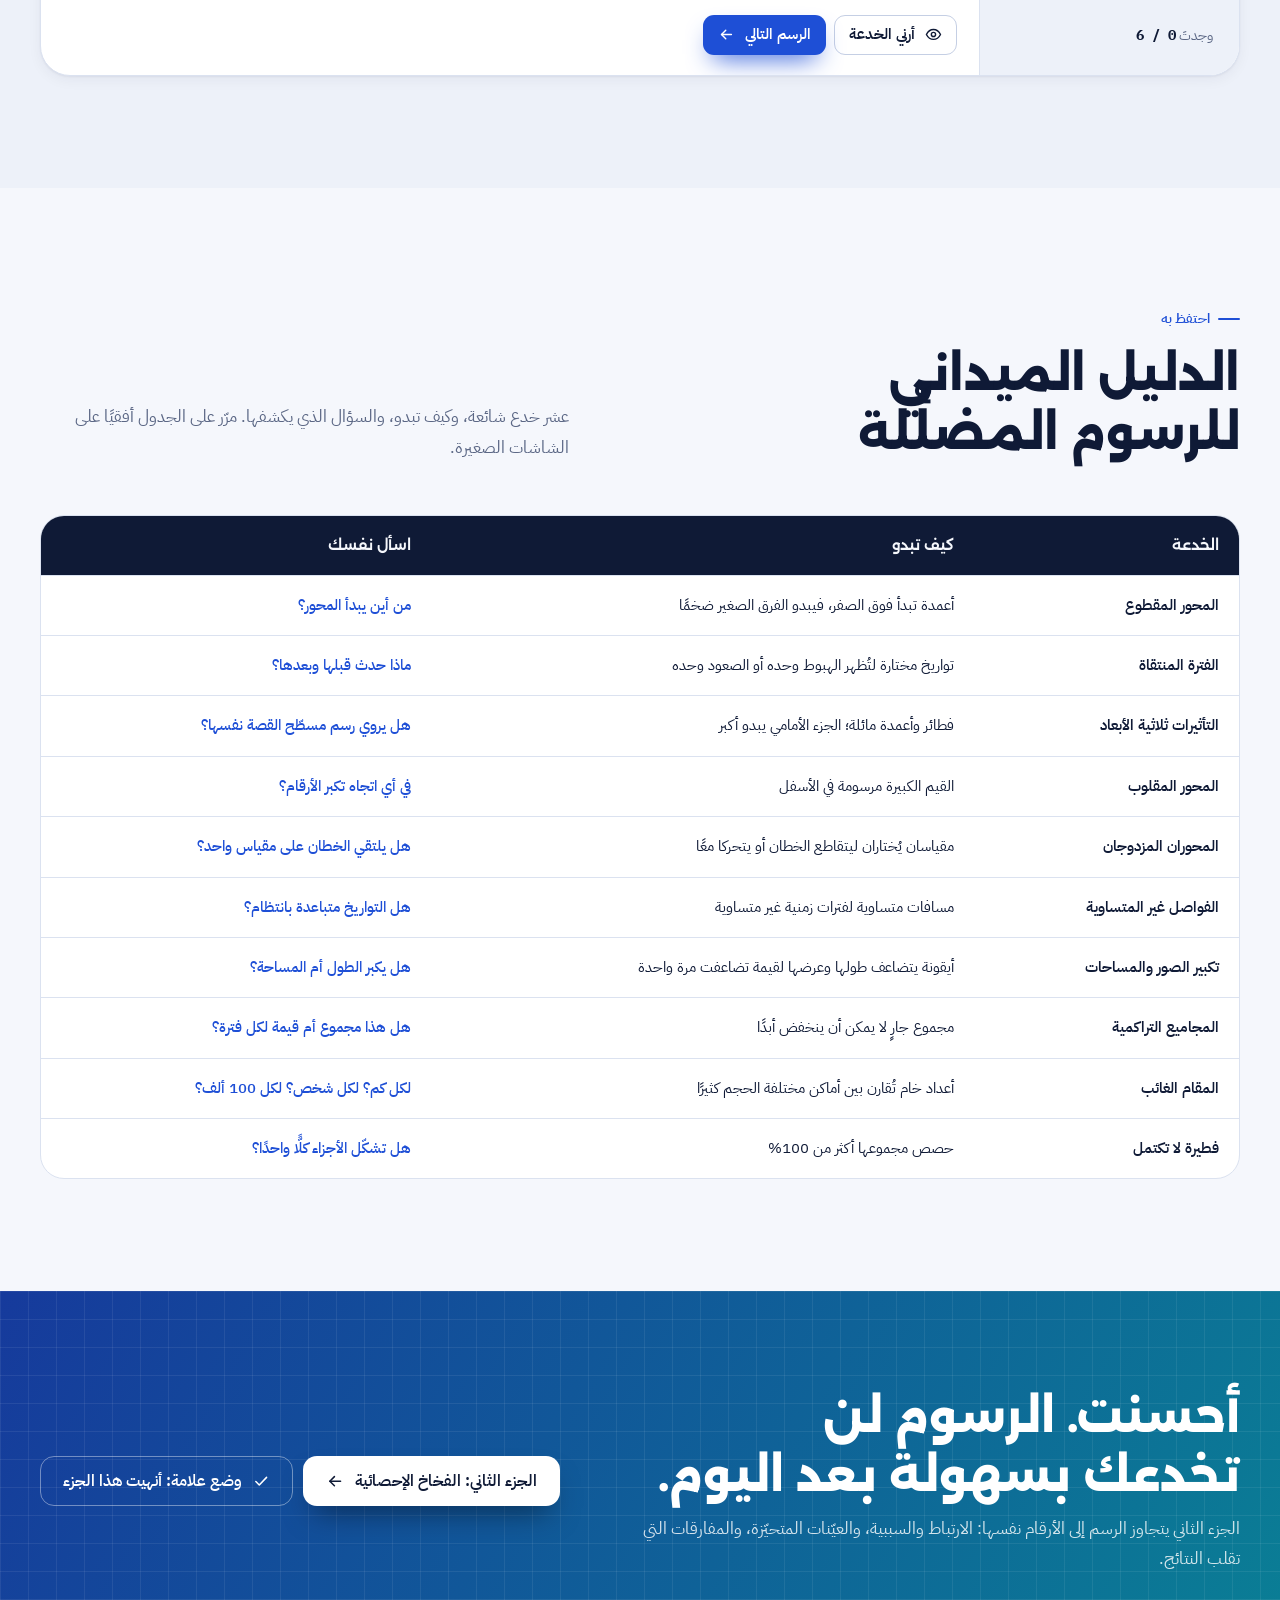
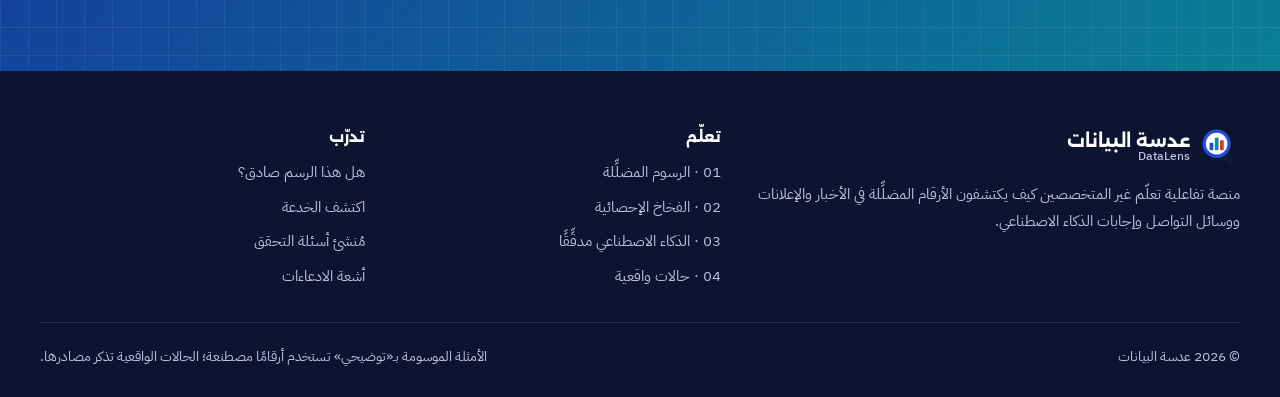
<file: charts.html>
<!DOCTYPE html>
<html lang="ar" dir="rtl">
<head>
  <title>Misleading charts · DataLens</title>
  <meta name="description" content="Part 1 of DataLens: bend charts yourself with a truncated axis, a cherry-picked range and a 3D pie, then spot the trick in six misleading charts.">
  <!-- @head:start -->
  <meta charset="utf-8">
  <meta name="viewport" content="width=device-width, initial-scale=1, viewport-fit=cover">
  <meta name="theme-color" content="#1e4fd6">
  <link rel="icon" href="assets/img/favicon.svg" type="image/svg+xml">
  <link rel="preconnect" href="https://fonts.googleapis.com">
  <link rel="preconnect" href="https://fonts.gstatic.com" crossorigin>
  <link rel="stylesheet" href="https://fonts.googleapis.com/css2?family=Alexandria:wght@500;600;700;800&family=IBM+Plex+Mono:wght@400;500;600&family=IBM+Plex+Sans+Arabic:wght@300;400;500;600;700&display=swap">
  <link rel="stylesheet" href="assets/css/datalens.css">
  <script>
    (function () {
      var d = document.documentElement, s = {};
      try { s = JSON.parse(localStorage.getItem("datalens:v1")) || {}; } catch (e) {}
      var q = /[?&]lang=(ar|en)/.exec(location.search);
      var l = q ? q[1] : s.lang || "ar";
      d.lang = l;
      d.dir = l === "ar" ? "rtl" : "ltr";
      if (s.theme === "dark" || s.theme === "light") d.setAttribute("data-theme", s.theme);
      d.classList.add("js");
    })();
  </script>
  <script src="assets/js/core.js" defer></script>
  <script src="assets/js/chart.js" defer></script>
  <!-- @head:end -->
  <script src="assets/js/part1.js" defer></script>
</head>
<body data-page="charts" data-title-ar="الرسوم المضلِّلة · عدسة البيانات" data-title-en="Misleading charts · DataLens">
  <!-- @nav:start -->
  <a class="skip-link" href="#main"><span lang="ar">تخطَّ إلى المحتوى</span><span lang="en">Skip to content</span></a>
  <div class="read-progress" aria-hidden="true"></div>
  <header class="nav">
    <div class="container nav__inner">
      <a class="brand" href="index.html">
        <svg class="brand__mark" viewBox="0 0 48 48" aria-hidden="true">
          <rect x="30" y="29" width="8" height="17" rx="4" transform="rotate(-45 34 37.5)" style="fill:var(--ink)"/>
          <circle cx="20" cy="20" r="17" style="fill:var(--lens)"/>
          <circle cx="20" cy="20" r="13" style="fill:var(--surface)"/>
          <rect x="11.5" y="19" width="4.5" height="9" rx="1.2" style="fill:var(--lens)"/>
          <rect x="17.8" y="12.5" width="4.5" height="15.5" rx="1.2" style="fill:var(--teal)"/>
          <rect x="24" y="16" width="4.5" height="12" rx="1.2" style="fill:var(--redpen)"/>
        </svg>
        <span class="brand__name">
          <span lang="ar">عدسة البيانات</span><span lang="en">DataLens</span>
          <small><span class="only-ar" lang="en" data-keep>DataLens</span><span class="only-en" lang="ar" data-keep>عدسة البيانات</span></small>
        </span>
      </a>
      <nav aria-label="Main" data-i18n-attrs="aria-label" data-aria-label-ar="القائمة الرئيسية" data-aria-label-en="Main">
        <ul class="nav__links" id="nav-links">
          <li><a class="nav__link" data-nav="home" href="index.html"><span lang="ar">الرئيسية</span><span lang="en">Home</span></a></li>
          <li><a class="nav__link" data-nav="charts" href="charts.html"><span class="nav__num">01</span><span lang="ar">الرسوم المضلِّلة</span><span lang="en">Charts</span></a></li>
          <li><a class="nav__link" data-nav="traps" href="traps.html"><span class="nav__num">02</span><span lang="ar">الفخاخ الإحصائية</span><span lang="en">Traps</span></a></li>
          <li><a class="nav__link" data-nav="ai" href="ai.html"><span class="nav__num">03</span><span lang="ar">الذكاء الاصطناعي</span><span lang="en">AI check</span></a></li>
          <li><a class="nav__link" data-nav="cases" href="cases.html"><span class="nav__num">04</span><span lang="ar">حالات واقعية</span><span lang="en">Real cases</span></a></li>
        </ul>
      </nav>
      <div class="nav__tools">
        <button class="tool-btn" type="button" data-lang-toggle>
          <svg class="ic" aria-hidden="true"><use href="#i-globe"></use></svg><span class="lang-label">EN</span>
        </button>
        <button class="tool-btn theme-btn" type="button" data-theme-toggle data-i18n-attrs="aria-label" data-aria-label-ar="الوضع الداكن" data-aria-label-en="Dark mode" aria-label="الوضع الداكن">
          <svg class="ic ic-moon" aria-hidden="true"><use href="#i-moon"></use></svg>
          <svg class="ic ic-sun" aria-hidden="true"><use href="#i-sun"></use></svg>
        </button>
        <a class="nav__cta" href="quiz.html" data-nav="quiz">
          <svg class="ic" aria-hidden="true"><use href="#i-trophy"></use></svg>
          <span><span lang="ar">التحدي</span><span lang="en">Challenge</span></span>
        </a>
        <button class="tool-btn nav__toggle" type="button" aria-expanded="false" aria-controls="nav-links" data-i18n-attrs="aria-label" data-aria-label-ar="القائمة" data-aria-label-en="Menu" aria-label="القائمة">
          <svg class="ic" aria-hidden="true"><use href="#i-menu"></use></svg>
        </button>
      </div>
    </div>
  </header>
  <!-- @nav:end -->

  <main id="main">
    <!-- =============================== HERO =============================== -->
    <section class="page-hero">
      <div class="container page-hero__grid">
        <div>
          <nav class="crumbs enter" aria-label="Breadcrumb">
            <a href="index.html"><span lang="ar">الرئيسية</span><span lang="en">Home</span></a>
            <svg class="ic flip-rtl" aria-hidden="true"><use href="#i-chevron"></use></svg>
            <span><span lang="ar">الجزء الأول</span><span lang="en">Part 1</span></span>
          </nav>
          <div class="part-tag enter" style="--d:60ms">
            <span class="part-tag__num"><span lang="ar">الجزء 1 من 4</span><span lang="en">Part 1 of 4</span></span>
            <span class="part-dots" aria-hidden="true"><i class="on"></i><i></i><i></i><i></i></span>
          </div>
          <h1 class="enter" style="--d:120ms">
            <span lang="ar">رسوم بيانية <span class="hl hl-anim">مضلِّلة</span></span>
            <span lang="en">Misleading <span class="hl hl-anim">charts</span></span>
          </h1>
          <p class="page-hero__lede enter" style="--d:180ms">
            <span lang="ar">قد يستخدم الرسم أرقامًا صحيحة ويروي مع ذلك قصة خاطئة. هنا ستلوي الرسوم بيدك: تقطع المحور، وتنتقي التواريخ، وتُميل الفطيرة. ثم تبحث عن الخدعة في ستة رسوم.</span>
            <span lang="en">A chart can use true numbers and still tell a false story. Here you will bend charts yourself: cut the axis, pick the dates, tilt the pie. Then you will hunt for the trick in six charts.</span>
          </p>
        </div>
        <div class="page-hero__visual enter" style="--d:200ms" aria-hidden="true">
          <div class="orbit">
            <div class="orbit__core">
              <svg viewBox="0 0 24 24" class="ic" style="width:56%;height:56%;color:var(--lens)"><use href="#i-bars"></use></svg>
            </div>
            <span class="note-chip note-chip--1"><svg class="ic"><use href="#i-alert"></use></svg><span lang="ar">يبدأ من 50</span><span lang="en">starts at 50</span></span>
            <span class="note-chip note-chip--2" style="--d:1s"><svg class="ic"><use href="#i-calendar"></use></svg><span lang="ar">4 أشهر فقط</span><span lang="en">only 4 months</span></span>
            <span class="note-chip note-chip--3" style="--d:2s"><svg class="ic"><use href="#i-pie"></use></svg><span lang="ar">فطيرة مائلة</span><span lang="en">tilted pie</span></span>
          </div>
        </div>
      </div>
    </section>

    <nav class="subnav" aria-label="Sections" data-i18n-attrs="aria-label" data-aria-label-ar="أقسام الصفحة" data-aria-label-en="Sections">
      <div class="container">
        <ul class="subnav__list">
          <li><a href="#truncated"><span class="mono">01</span><span lang="ar">المحور المقطوع</span><span lang="en">Truncated axis</span></a></li>
          <li><a href="#cherry"><span class="mono">02</span><span lang="ar">الفترة المنتقاة</span><span lang="en">Cherry-picking</span></a></li>
          <li><a href="#pie3d"><span class="mono">03</span><span lang="ar">الفطيرة ثلاثية الأبعاد</span><span lang="en">3D pie</span></a></li>
          <li><a href="#spot"><span class="mono">04</span><span lang="ar">اكتشف الخدعة</span><span lang="en">Spot the trick</span></a></li>
          <li><a href="#guide"><span class="mono">05</span><span lang="ar">الدليل الميداني</span><span lang="en">Field guide</span></a></li>
        </ul>
      </div>
    </nav>

    <!-- =============================== TRUNCATED AXIS =============================== -->
    <section class="section" id="truncated">
      <div class="container">
        <div class="section-head">
          <div class="reveal">
            <span class="eyebrow"><span lang="ar">الخدعة 1</span><span lang="en">Trick 1</span></span>
            <h2><span lang="ar">المحور المقطوع</span><span lang="en">The truncated axis</span></h2>
          </div>
          <p class="reveal">
            <span lang="ar">نقارن الأعمدة بأطوالها. إن لم يبدأ المحور من الصفر، لم تعد الأطوال تطابق الأرقام. اسحب المؤشر لتقطع المحور، وشاهد فرقًا من 3 نقاط يتحوّل إلى هوّة.</span>
            <span lang="en">We compare bars by their length. If the axis doesn't start at zero, the lengths stop matching the numbers. Drag the slider to cut the axis and watch a 3-point gap become a chasm.</span>
          </p>
        </div>

        <div class="lab reveal">
          <div class="lab__head">
            <div class="lab__title">
              <span class="card__icon"><svg class="ic" aria-hidden="true"><use href="#i-bars"></use></svg></span>
              <span><span lang="ar">رضا العملاء: العلامة (أ) مقابل (ب)</span><span lang="en">Customer satisfaction: brand A vs brand B</span></span>
            </div>
            <span class="badge badge--warn"><span lang="ar">بيانات توضيحية</span><span lang="en">Illustrative data</span></span>
          </div>
          <div class="lab__body">
            <div class="lab__stage"><div id="truncChart"></div></div>
            <div class="lab__side">
              <div class="control">
                <label class="control__label" for="truncMin">
                  <span><span lang="ar">المحور يبدأ من</span><span lang="en">Y-axis starts at</span></span>
                  <output id="truncMinOut" for="truncMin">0%</output>
                </label>
                <input class="range" type="range" id="truncMin" min="0" max="85" step="1" value="0">
                <div class="range-scale"><span>0%</span><span>85%</span></div>
              </div>
              <div class="seg" id="truncPresets" role="group" aria-label="Presets">
                <button type="button" data-value="0" aria-pressed="true"><span lang="ar">صادق</span><span lang="en">Honest</span></button>
                <button type="button" data-value="60" aria-pressed="false"><span lang="ar">خفيف</span><span lang="en">Subtle</span></button>
                <button type="button" data-value="84" aria-pressed="false"><span lang="ar">درامي</span><span lang="en">Dramatic</span></button>
              </div>
              <label class="switch">
                <input type="checkbox" id="truncPen">
                <span class="switch__track"></span>
                <span><span lang="ar">ضع دائرة حول الخدعة</span><span lang="en">Circle the trick</span></span>
              </label>
              <div class="readouts">
                <div class="readout"><span><span lang="ar">الفرق الحقيقي</span><span lang="en">Real gap</span></span><strong id="truncReal">+3.5%</strong></div>
                <div class="readout" id="truncVisualBox"><span><span lang="ar">الفرق كما يبدو</span><span lang="en">Gap as drawn</span></span><strong id="truncVisual">+3.5%</strong></div>
                <div class="readout readout--wide" id="truncLieBox">
                  <span><span lang="ar">عامل الكذب (حسب إدوارد تَفتي)</span><span lang="en">Lie factor (Edward Tufte)</span></span>
                  <strong id="truncLie">1.0</strong>
                  <div class="meter" style="margin-top:8px">
                    <div class="meter__track"><span class="meter__pin" id="truncPin"></span></div>
                    <div class="meter__scale"><span>1</span><span>3</span><span>10</span><span>30</span><span>100</span></div>
                  </div>
                </div>
              </div>
              <div class="verdict" id="truncVerdict" aria-live="polite"></div>
            </div>
          </div>
        </div>

        <div class="grid grid-2" style="margin-top:20px" data-stagger="100">
          <div class="callout reveal">
            <svg class="ic" aria-hidden="true"><use href="#i-info"></use></svg>
            <div>
              <h4><span lang="ar">ما «عامل الكذب»؟</span><span lang="en">What is the lie factor?</span></h4>
              <p><span lang="ar">اقترحه خبير التصوير البياني إدوارد تَفتي: حجم الفرق المرسوم مقسومًا على حجم الفرق في البيانات. القيمة 1 تعني رسمًا صادقًا؛ وما فوق 1.05 تقريبًا يبدأ بالتضخيم.</span><span lang="en">Proposed by data-graphics expert Edward Tufte: the size of the effect shown in the graphic divided by the size of the effect in the data. A value of 1 is honest; much above 1.05 starts to exaggerate.</span></p>
            </div>
          </div>
          <div class="callout reveal">
            <svg class="ic" aria-hidden="true"><use href="#i-line"></use></svg>
            <div>
              <h4><span lang="ar">متى يُقبل محور لا يبدأ من الصفر؟</span><span lang="en">When is a non-zero axis fine?</span></h4>
              <p><span lang="ar">الأعمدة يجب أن تبدأ من الصفر لأن طولها هو الرسالة. أما الرسم الخطي لدرجات الحرارة أو أسعار الأسهم فيعرض التغيّر، وقد لا يحتاج إلى الصفر، بشرط أن تكون أرقام المحور واضحة.</span><span lang="en">Bars must start at zero because their length is the message. A line chart of temperatures or share prices shows change and may not need zero, as long as the axis numbers are clearly labelled.</span></p>
            </div>
          </div>
        </div>
      </div>
    </section>

    <!-- =============================== CHERRY PICKING =============================== -->
    <section class="section section--soft" id="cherry">
      <div class="container">
        <div class="section-head">
          <div class="reveal">
            <span class="eyebrow"><span lang="ar">الخدعة 2</span><span lang="en">Trick 2</span></span>
            <h2><span lang="ar">الفترة الزمنية المنتقاة</span><span lang="en">The cherry-picked range</span></h2>
          </div>
          <p class="reveal">
            <span lang="ar">اختر بداية الرسم ونهايته، وستكتب العنوان الذي تريده. اسحب النافذة المظلّلة على الرسم الصغير، أو جرّب الخيارات الجاهزة، وراقب العنوان يتغيّر.</span>
            <span lang="en">Choose where a chart starts and ends, and you can write any headline you like. Drag the shaded window on the mini chart, or try the presets, and watch the headline change.</span>
          </p>
        </div>

        <div class="lab reveal">
          <div class="lab__head">
            <div class="lab__title">
              <span class="card__icon card__icon--teal"><svg class="ic" aria-hidden="true"><use href="#i-line"></use></svg></span>
              <span><span lang="ar">سعر سهم «نوفاتك»، 2016–2025</span><span lang="en">NovaTech share price, 2016–2025</span></span>
            </div>
            <span class="badge badge--warn"><span lang="ar">شركة خيالية</span><span lang="en">Fictional company</span></span>
          </div>
          <div class="lab__body">
            <div class="lab__stage">
              <p id="cherryHeadline" class="mono" style="margin:0 0 6px;font-family:var(--f-display);font-weight:800;font-size:clamp(1.1rem,2.4vw,1.55rem);line-height:1.35" aria-live="polite"></p>
              <div id="cherryChart"></div>
              <div id="cherryOverview" style="margin-top:8px" tabindex="0" role="slider"
                   aria-valuemin="0" aria-valuemax="119"
                   data-i18n-attrs="aria-label"
                   data-aria-label-ar="نافذة الفترة الزمنية. الأسهم تحرّكها، ومع Shift تغيّر عرضها."
                   data-aria-label-en="Time window. Arrow keys move it; with Shift they resize it."></div>
              <p class="lab__note" style="margin-top:6px;display:flex;gap:8px;align-items:center">
                <svg class="ic" aria-hidden="true"><use href="#i-hand"></use></svg>
                <span lang="ar">اسحب النافذة أو حوافها. على لوحة المفاتيح: الأسهم، ومع Shift لتغيير العرض.</span>
                <span lang="en">Drag the window or its edges. Keyboard: arrow keys, plus Shift to resize.</span>
              </p>
            </div>
            <div class="lab__side">
              <div class="control">
                <span class="control__label"><span><span lang="ar">خيارات جاهزة</span><span lang="en">Presets</span></span></span>
                <div class="seg" id="cherryPresets" role="group">
                  <button type="button" data-value="last" aria-pressed="false"><span lang="ar">آخر 4 أشهر</span><span lang="en">Last 4 months</span></button>
                  <button type="button" data-value="crash" aria-pressed="false"><span lang="ar">الانهيار</span><span lang="en">The crash</span></button>
                  <button type="button" data-value="rebound" aria-pressed="false"><span lang="ar">التعافي</span><span lang="en">The rebound</span></button>
                  <button type="button" data-value="all" aria-pressed="true"><span lang="ar">كل السنوات</span><span lang="en">All 10 years</span></button>
                </div>
              </div>
              <div class="readouts">
                <div class="readout readout--wide"><span><span lang="ar">النافذة المختارة</span><span lang="en">Selected window</span></span><strong id="cherryRange" style="font-size:1.05rem">—</strong></div>
                <div class="readout" id="cherryWinBox"><span><span lang="ar">التغيّر في النافذة</span><span lang="en">Change in window</span></span><strong id="cherryWin">—</strong></div>
                <div class="readout is-good"><span><span lang="ar">التغيّر في 10 سنوات</span><span lang="en">Change over 10 years</span></span><strong id="cherryAll">—</strong></div>
              </div>
              <div class="verdict" id="cherryVerdict" aria-live="polite"></div>
            </div>
          </div>
        </div>
      </div>
    </section>

    <!-- =============================== 3D PIE =============================== -->
    <section class="section" id="pie3d">
      <div class="container">
        <div class="section-head">
          <div class="reveal">
            <span class="eyebrow"><span lang="ar">الخدعة 3</span><span lang="en">Trick 3</span></span>
            <h2><span lang="ar">الفطيرة ثلاثية الأبعاد</span><span lang="en">The 3D pie chart</span></h2>
          </div>
          <p class="reveal">
            <span lang="ar">الإمالة والعمق يجعلان الشريحة الأقرب إليك تبدو أكبر، لأنها تكسب جدارًا جانبيًا ومنظورًا. هنا نحسب كم «حبرًا» تأخذ كل شريحة على الشاشة.</span>
            <span lang="en">Tilt and depth make the slice nearest to you look bigger: it gains a side wall and perspective. Here we measure how much ink each slice actually takes up on screen.</span>
          </p>
        </div>

        <div class="lab reveal">
          <div class="lab__head">
            <div class="lab__title">
              <span class="card__icon card__icon--warn"><svg class="ic" aria-hidden="true"><use href="#i-pie"></use></svg></span>
              <span><span lang="ar">استطلاع: تطبيق الدراسة المفضّل</span><span lang="en">Survey: favourite study app</span></span>
            </div>
            <span class="badge badge--warn"><span lang="ar">بيانات توضيحية</span><span lang="en">Illustrative data</span></span>
          </div>
          <div class="lab__body">
            <div class="lab__stage"><div id="pieChart"></div></div>
            <div class="lab__side">
              <div class="seg" id="pieMode" role="group">
                <button type="button" data-value="3d" aria-pressed="true"><span lang="ar">فطيرة ثلاثية</span><span lang="en">3D pie</span></button>
                <button type="button" data-value="flat" aria-pressed="false"><span lang="ar">فطيرة مسطّحة</span><span lang="en">Flat pie</span></button>
                <button type="button" data-value="bars" aria-pressed="false"><span lang="ar">أعمدة</span><span lang="en">Bars</span></button>
              </div>
              <div class="control" id="pieTiltCtl">
                <label class="control__label" for="pieTilt"><span><span lang="ar">الإمالة</span><span lang="en">Tilt</span></span><output id="pieTiltOut" for="pieTilt"></output></label>
                <input class="range" type="range" id="pieTilt" min="0" max="70" step="1" value="58">
              </div>
              <div class="control" id="pieRotCtl">
                <label class="control__label" for="pieRot"><span><span lang="ar">الدوران</span><span lang="en">Rotation</span></span><output id="pieRotOut" for="pieRot"></output></label>
                <input class="range" type="range" id="pieRot" min="0" max="359" step="1" value="221">
              </div>
              <div class="table-wrap" style="border-radius:var(--r-sm)">
                <table class="guide-table" style="min-width:0;font-size:.9rem">
                  <thead><tr>
                    <th><span lang="ar">الخيار</span><span lang="en">Option</span></th>
                    <th><span lang="ar">الحصة الحقيقية</span><span lang="en">True share</span></th>
                    <th><span lang="ar">الحصة كما تبدو</span><span lang="en">Share of ink</span></th>
                  </tr></thead>
                  <tbody id="pieTable"></tbody>
                </table>
              </div>
              <div class="verdict" id="pieVerdict" aria-live="polite"></div>
            </div>
          </div>
        </div>
      </div>
    </section>

    <!-- =============================== SPOT THE TRICK =============================== -->
    <section class="section section--soft" id="spot">
      <div class="container">
        <div class="section-head">
          <div class="reveal">
            <span class="eyebrow"><span lang="ar">تدرّب</span><span lang="en">Practice</span></span>
            <h2><span lang="ar">اكتشف الخدعة</span><span lang="en">Spot the trick</span></h2>
          </div>
          <p class="reveal">
            <span lang="ar">ستة رسوم، في كل منها خدعة واحدة. اضغط على الجزء الذي يضلّلك: العنوان، أو أحد المحورين، أو الأشكال نفسها. سنضع دائرة حمراء حين تجدها.</span>
            <span lang="en">Six charts, one trick each. Click the part that misleads you: the title, an axis or the shapes themselves. We will circle it in red when you find it.</span>
          </p>
        </div>

        <div class="spot-lab reveal">
          <ul class="spot-list" id="spotList" role="tablist" aria-label="Charts"></ul>
          <div class="spot-main">
            <div class="spot-main__head">
              <strong id="spotTitle"></strong>
              <p><span lang="ar">اضغط على الجزء المضلِّل في الرسم.</span><span lang="en">Click the misleading part of the chart.</span></p>
            </div>
            <div class="spot-stage spotting" id="spotStage" role="tabpanel"></div>
            <div class="spot-foot">
              <div id="spotFeedback" aria-live="polite"></div>
              <div class="spot-foot__actions">
                <button class="btn btn--sm btn--ghost" type="button" id="spotReveal"><svg class="ic" aria-hidden="true"><use href="#i-eye"></use></svg><span lang="ar">أرني الخدعة</span><span lang="en">Show me</span></button>
                <button class="btn btn--sm btn--soft" type="button" id="spotHonest" hidden><svg class="ic" aria-hidden="true"><use href="#i-shield"></use></svg><span id="spotHonestLabel"></span></button>
                <button class="btn btn--sm btn--primary" type="button" id="spotNext"><span lang="ar">الرسم التالي</span><span lang="en">Next chart</span><svg class="ic ic-arrow" aria-hidden="true"><use href="#i-arrow"></use></svg></button>
              </div>
            </div>
          </div>
        </div>
      </div>
    </section>

    <!-- =============================== FIELD GUIDE =============================== -->
    <section class="section" id="guide">
      <div class="container">
        <div class="section-head">
          <div class="reveal">
            <span class="eyebrow"><span lang="ar">احتفظ به</span><span lang="en">Keep it handy</span></span>
            <h2><span lang="ar">الدليل الميداني للرسوم المضلِّلة</span><span lang="en">Field guide to misleading charts</span></h2>
          </div>
          <p class="reveal">
            <span lang="ar">عشر خدع شائعة، وكيف تبدو، والسؤال الذي يكشفها. مرّر على الجدول أفقيًا على الشاشات الصغيرة.</span>
            <span lang="en">Ten common tricks, what they look like and the question that exposes each one. Scroll the table sideways on small screens.</span>
          </p>
        </div>
        <div class="table-wrap reveal">
          <table class="guide-table">
            <thead>
              <tr>
                <th><span lang="ar">الخدعة</span><span lang="en">Trick</span></th>
                <th><span lang="ar">كيف تبدو</span><span lang="en">What it looks like</span></th>
                <th><span lang="ar">اسأل نفسك</span><span lang="en">Ask yourself</span></th>
              </tr>
            </thead>
            <tbody>
              <tr><td><span lang="ar">المحور المقطوع</span><span lang="en">Truncated axis</span></td><td><span lang="ar">أعمدة تبدأ فوق الصفر، فيبدو الفرق الصغير ضخمًا</span><span lang="en">Bars start above zero, so a small gap looks huge</span></td><td><span lang="ar">من أين يبدأ المحور؟</span><span lang="en">Where does the axis start?</span></td></tr>
              <tr><td><span lang="ar">الفترة المنتقاة</span><span lang="en">Cherry-picked range</span></td><td><span lang="ar">تواريخ مختارة لتُظهر الهبوط وحده أو الصعود وحده</span><span lang="en">Dates chosen to show only the dip or only the climb</span></td><td><span lang="ar">ماذا حدث قبلها وبعدها؟</span><span lang="en">What happened before and after?</span></td></tr>
              <tr><td><span lang="ar">التأثيرات ثلاثية الأبعاد</span><span lang="en">3D effects</span></td><td><span lang="ar">فطائر وأعمدة مائلة؛ الجزء الأمامي يبدو أكبر</span><span lang="en">Tilted pies and bars; the front looks bigger</span></td><td><span lang="ar">هل يروي رسم مسطّح القصة نفسها؟</span><span lang="en">Would a flat chart tell the same story?</span></td></tr>
              <tr><td><span lang="ar">المحور المقلوب</span><span lang="en">Inverted axis</span></td><td><span lang="ar">القيم الكبيرة مرسومة في الأسفل</span><span lang="en">Larger values are drawn lower</span></td><td><span lang="ar">في أي اتجاه تكبر الأرقام؟</span><span lang="en">Which way do the numbers grow?</span></td></tr>
              <tr><td><span lang="ar">المحوران المزدوجان</span><span lang="en">Dual axes</span></td><td><span lang="ar">مقياسان يُختاران ليتقاطع الخطان أو يتحركا معًا</span><span lang="en">Two scales chosen so the lines cross or move together</span></td><td><span lang="ar">هل يلتقي الخطان على مقياس واحد؟</span><span lang="en">Would the lines meet on one shared scale?</span></td></tr>
              <tr><td><span lang="ar">الفواصل غير المتساوية</span><span lang="en">Uneven intervals</span></td><td><span lang="ar">مسافات متساوية لفترات زمنية غير متساوية</span><span lang="en">Equal spacing for unequal gaps in time</span></td><td><span lang="ar">هل التواريخ متباعدة بانتظام؟</span><span lang="en">Are the dates evenly spaced?</span></td></tr>
              <tr><td><span lang="ar">تكبير الصور والمساحات</span><span lang="en">Area and icon scaling</span></td><td><span lang="ar">أيقونة يتضاعف طولها وعرضها لقيمة تضاعفت مرة واحدة</span><span lang="en">An icon doubles in height and width for a value that doubled once</span></td><td><span lang="ar">هل يكبر الطول أم المساحة؟</span><span lang="en">Is it the length or the area that grows?</span></td></tr>
              <tr><td><span lang="ar">المجاميع التراكمية</span><span lang="en">Cumulative totals</span></td><td><span lang="ar">مجموع جارٍ لا يمكن أن ينخفض أبدًا</span><span lang="en">A running total that can never go down</span></td><td><span lang="ar">هل هذا مجموع أم قيمة لكل فترة؟</span><span lang="en">Is this a total or a per-period value?</span></td></tr>
              <tr><td><span lang="ar">المقام الغائب</span><span lang="en">Missing denominator</span></td><td><span lang="ar">أعداد خام تُقارن بين أماكن مختلفة الحجم كثيرًا</span><span lang="en">Raw counts compared across places of very different size</span></td><td><span lang="ar">لكل كم؟ لكل شخص؟ لكل 100 ألف؟</span><span lang="en">Per what? Per person? Per 100,000?</span></td></tr>
              <tr><td><span lang="ar">فطيرة لا تكتمل</span><span lang="en">A pie that doesn't add up</span></td><td><span lang="ar">حصص مجموعها أكثر من 100%</span><span lang="en">Shares that sum to more than 100%</span></td><td><span lang="ar">هل تشكّل الأجزاء كلًّا واحدًا؟</span><span lang="en">Do the parts make one whole?</span></td></tr>
            </tbody>
          </table>
        </div>
      </div>
    </section>

    <!-- =============================== NEXT =============================== -->
    <section class="next-band">
      <div class="container next-band__inner">
        <div class="reveal">
          <h2><span lang="ar">أحسنت. الرسوم لن تخدعك بسهولة بعد اليوم.</span><span lang="en">Nice work. Charts won't fool you so easily now.</span></h2>
          <p>
            <span lang="ar">الجزء الثاني يتجاوز الرسم إلى الأرقام نفسها: الارتباط والسببية، والعيّنات المتحيّزة، والمفارقات التي تقلب النتائج.</span>
            <span lang="en">Part 2 goes past the drawing to the numbers themselves: correlation and causation, biased samples and paradoxes that flip results.</span>
          </p>
        </div>
        <div class="next-band__actions reveal">
          <a class="btn btn--primary" href="traps.html"><span lang="ar">الجزء الثاني: الفخاخ الإحصائية</span><span lang="en">Part 2: Statistical traps</span><svg class="ic ic-arrow" aria-hidden="true"><use href="#i-arrow"></use></svg></a>
          <button class="btn btn--ghost" type="button" data-complete></button>
        </div>
      </div>
    </section>
  </main>

  <!-- @footer:start -->
  <footer class="footer">
    <div class="container">
      <div class="footer__grid">
        <div>
          <a class="brand" href="index.html">
            <svg class="brand__mark" viewBox="0 0 48 48" aria-hidden="true">
          <rect x="30" y="29" width="8" height="17" rx="4" transform="rotate(-45 34 37.5)" style="fill:var(--ink)"/>
          <circle cx="20" cy="20" r="17" style="fill:var(--lens)"/>
          <circle cx="20" cy="20" r="13" style="fill:var(--surface)"/>
          <rect x="11.5" y="19" width="4.5" height="9" rx="1.2" style="fill:var(--lens)"/>
          <rect x="17.8" y="12.5" width="4.5" height="15.5" rx="1.2" style="fill:var(--teal)"/>
          <rect x="24" y="16" width="4.5" height="12" rx="1.2" style="fill:var(--redpen)"/>
        </svg>
            <span class="brand__name">
              <span lang="ar">عدسة البيانات</span><span lang="en">DataLens</span>
              <small><span class="only-ar" lang="en" data-keep>DataLens</span><span class="only-en" lang="ar" data-keep>عدسة البيانات</span></small>
            </span>
          </a>
          <p lang="ar">منصة تفاعلية تعلّم غير المتخصصين كيف يكتشفون الأرقام المضلِّلة في الأخبار والإعلانات ووسائل التواصل وإجابات الذكاء الاصطناعي.</p>
          <p lang="en">An interactive platform that teaches non-specialists to spot misleading numbers in the news, ads, social media and AI answers.</p>
        </div>
        <div>
          <h4><span lang="ar">تعلّم</span><span lang="en">Learn</span></h4>
          <ul>
            <li><a href="charts.html"><span lang="ar">01 · الرسوم المضلِّلة</span><span lang="en">01 · Misleading charts</span></a></li>
            <li><a href="traps.html"><span lang="ar">02 · الفخاخ الإحصائية</span><span lang="en">02 · Statistical traps</span></a></li>
            <li><a href="ai.html"><span lang="ar">03 · الذكاء الاصطناعي مدقِّقًا</span><span lang="en">03 · AI as a fact-checker</span></a></li>
            <li><a href="cases.html"><span lang="ar">04 · حالات واقعية</span><span lang="en">04 · Real cases</span></a></li>
          </ul>
        </div>
        <div>
          <h4><span lang="ar">تدرّب</span><span lang="en">Practice</span></h4>
          <ul>
            <li><a href="quiz.html"><span lang="ar">هل هذا الرسم صادق؟</span><span lang="en">Is this chart honest?</span></a></li>
            <li><a href="charts.html#spot"><span lang="ar">اكتشف الخدعة</span><span lang="en">Spot the trick</span></a></li>
            <li><a href="ai.html#builder"><span lang="ar">مُنشئ أسئلة التحقق</span><span lang="en">Fact-check prompt builder</span></a></li>
            <li><a href="cases.html#xray"><span lang="ar">أشعة الادعاءات</span><span lang="en">Claim X-ray</span></a></li>
          </ul>
        </div>
      </div>
      <div class="footer__bottom">
        <span>© <span data-year>2026</span> <span lang="ar">عدسة البيانات</span><span lang="en">DataLens</span></span>
        <span lang="ar">الأمثلة الموسومة بـ«توضيحي» تستخدم أرقامًا مصطنعة؛ الحالات الواقعية تذكر مصادرها.</span>
        <span lang="en">Examples marked "illustrative" use made-up numbers; real cases name their sources.</span>
      </div>
    </div>
  </footer>
  <button class="to-top" type="button" data-i18n-attrs="aria-label" data-aria-label-ar="العودة إلى الأعلى" data-aria-label-en="Back to top" aria-label="العودة إلى الأعلى">
    <svg class="ring" viewBox="0 0 52 52" aria-hidden="true"><circle class="bg" cx="26" cy="26" r="23"/><circle class="fg" cx="26" cy="26" r="23"/></svg>
    <svg class="ic" aria-hidden="true"><use href="#i-up"></use></svg>
  </button>
  <!-- @footer:end -->
</body>
</html>
</file>
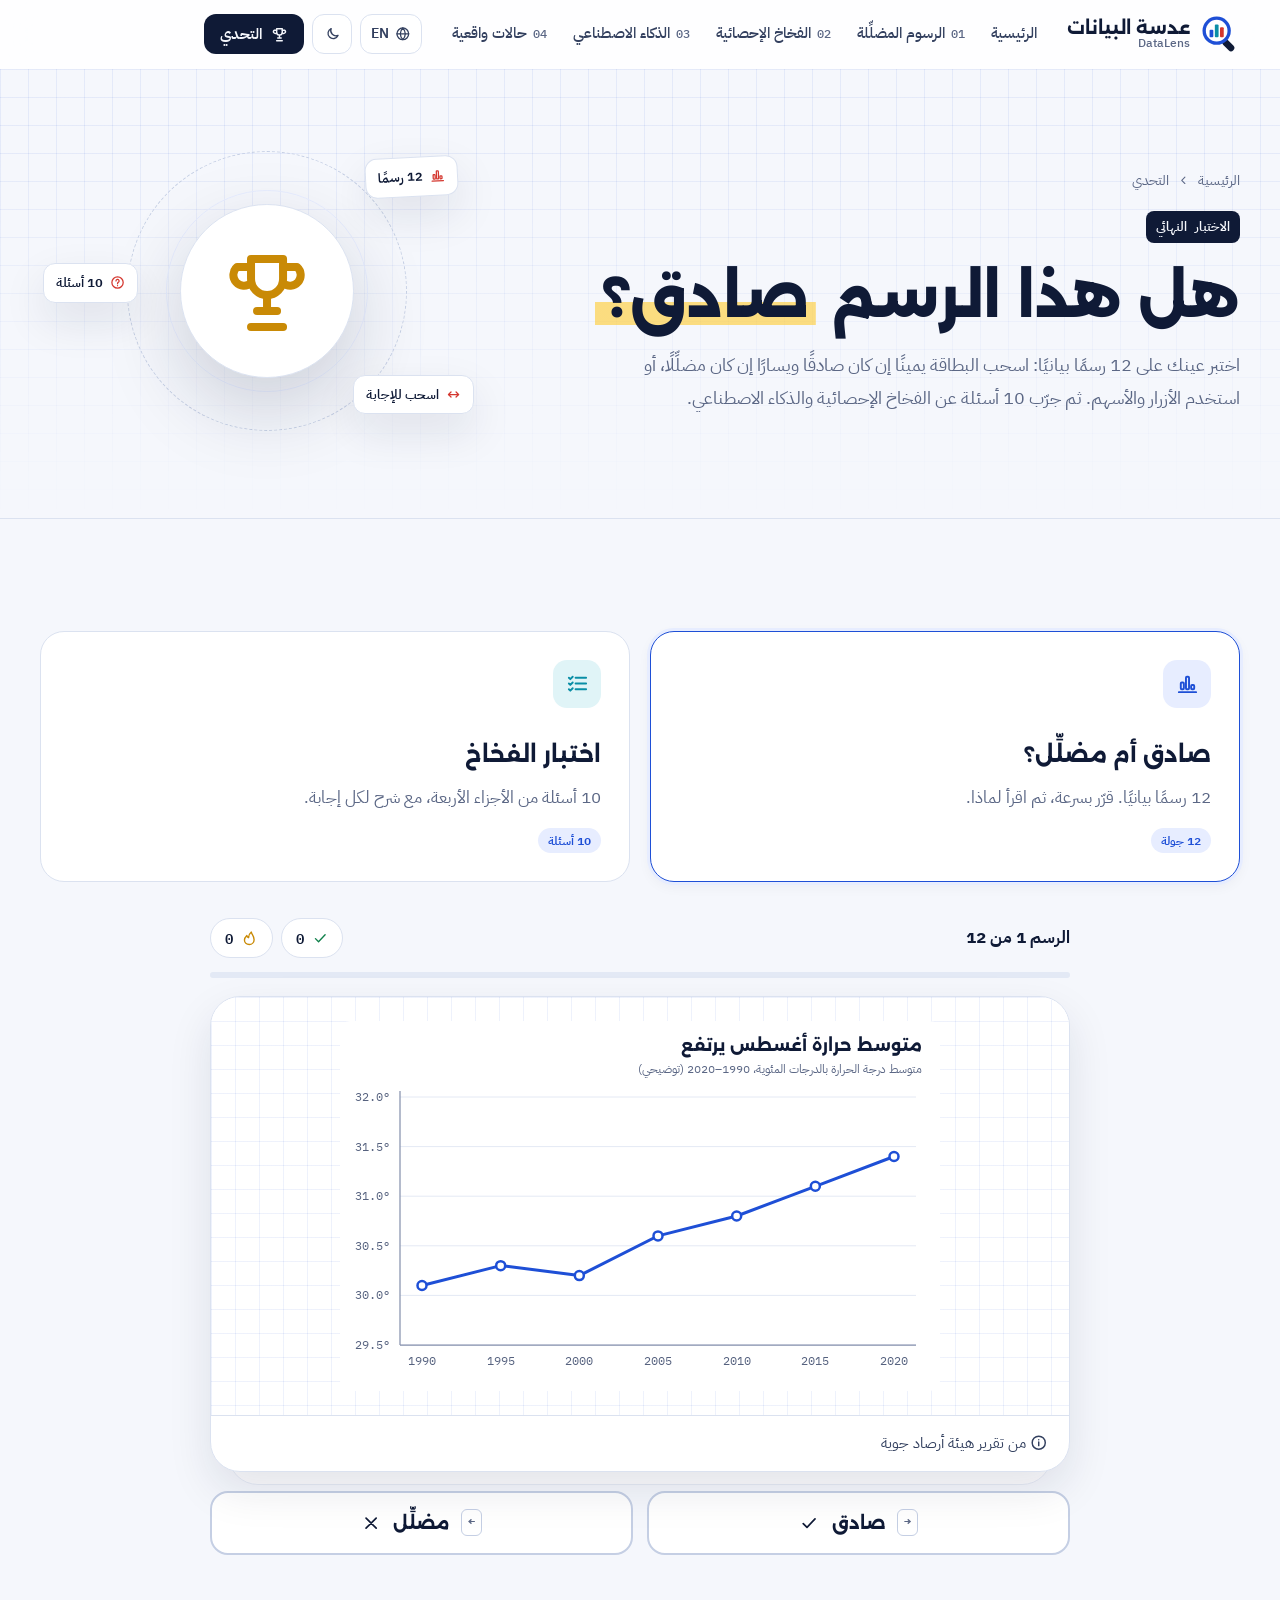
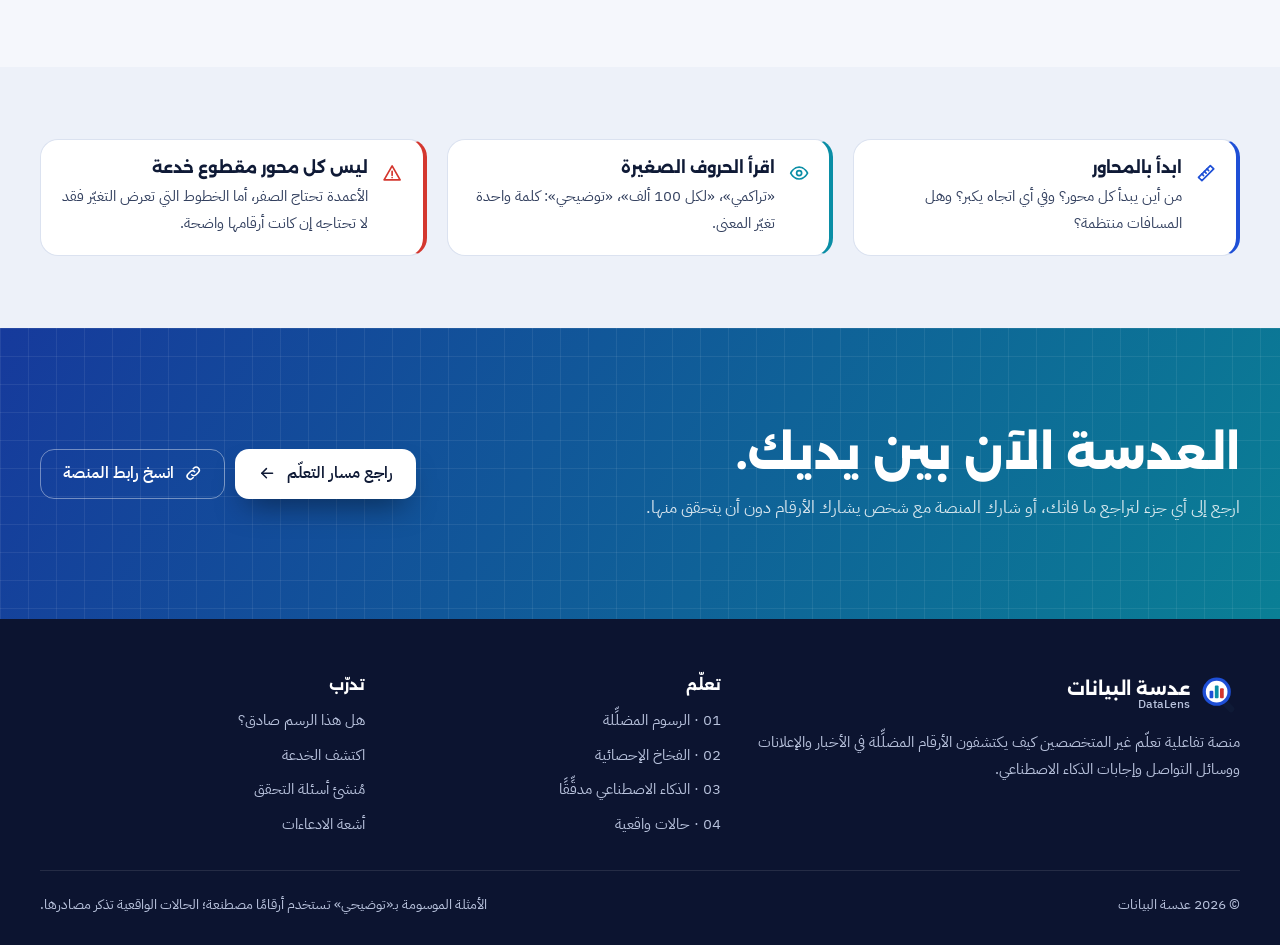
<file: quiz.html>
<!DOCTYPE html>
<html lang="ar" dir="rtl">
<head>
  <title>Is this chart honest? · DataLens</title>
  <meta name="description" content="The DataLens challenge: decide whether 12 charts are honest or misleading, then test yourself on 10 questions about statistical traps and AI fact-checking.">
  <!-- @head:start -->
  <meta charset="utf-8">
  <meta name="viewport" content="width=device-width, initial-scale=1, viewport-fit=cover">
  <meta name="theme-color" content="#1e4fd6">
  <link rel="icon" href="assets/img/favicon.svg" type="image/svg+xml">
  <link rel="preconnect" href="https://fonts.googleapis.com">
  <link rel="preconnect" href="https://fonts.gstatic.com" crossorigin>
  <link rel="stylesheet" href="https://fonts.googleapis.com/css2?family=Alexandria:wght@500;600;700;800&family=IBM+Plex+Mono:wght@400;500;600&family=IBM+Plex+Sans+Arabic:wght@300;400;500;600;700&display=swap">
  <link rel="stylesheet" href="assets/css/datalens.css">
  <script>
    (function () {
      var d = document.documentElement, s = {};
      try { s = JSON.parse(localStorage.getItem("datalens:v1")) || {}; } catch (e) {}
      var q = /[?&]lang=(ar|en)/.exec(location.search);
      var l = q ? q[1] : s.lang || "ar";
      d.lang = l;
      d.dir = l === "ar" ? "rtl" : "ltr";
      if (s.theme === "dark" || s.theme === "light") d.setAttribute("data-theme", s.theme);
      d.classList.add("js");
    })();
  </script>
  <script src="assets/js/core.js" defer></script>
  <script src="assets/js/chart.js" defer></script>
  <!-- @head:end -->
  <script src="assets/js/quiz.js" defer></script>
</head>
<body data-page="quiz" data-title-ar="هل هذا الرسم صادق؟ · عدسة البيانات" data-title-en="Is this chart honest? · DataLens">
  <!-- @nav:start -->
  <a class="skip-link" href="#main"><span lang="ar">تخطَّ إلى المحتوى</span><span lang="en">Skip to content</span></a>
  <div class="read-progress" aria-hidden="true"></div>
  <header class="nav">
    <div class="container nav__inner">
      <a class="brand" href="index.html">
        <svg class="brand__mark" viewBox="0 0 48 48" aria-hidden="true">
          <rect x="30" y="29" width="8" height="17" rx="4" transform="rotate(-45 34 37.5)" style="fill:var(--ink)"/>
          <circle cx="20" cy="20" r="17" style="fill:var(--lens)"/>
          <circle cx="20" cy="20" r="13" style="fill:var(--surface)"/>
          <rect x="11.5" y="19" width="4.5" height="9" rx="1.2" style="fill:var(--lens)"/>
          <rect x="17.8" y="12.5" width="4.5" height="15.5" rx="1.2" style="fill:var(--teal)"/>
          <rect x="24" y="16" width="4.5" height="12" rx="1.2" style="fill:var(--redpen)"/>
        </svg>
        <span class="brand__name">
          <span lang="ar">عدسة البيانات</span><span lang="en">DataLens</span>
          <small><span class="only-ar" lang="en" data-keep>DataLens</span><span class="only-en" lang="ar" data-keep>عدسة البيانات</span></small>
        </span>
      </a>
      <nav aria-label="Main" data-i18n-attrs="aria-label" data-aria-label-ar="القائمة الرئيسية" data-aria-label-en="Main">
        <ul class="nav__links" id="nav-links">
          <li><a class="nav__link" data-nav="home" href="index.html"><span lang="ar">الرئيسية</span><span lang="en">Home</span></a></li>
          <li><a class="nav__link" data-nav="charts" href="charts.html"><span class="nav__num">01</span><span lang="ar">الرسوم المضلِّلة</span><span lang="en">Charts</span></a></li>
          <li><a class="nav__link" data-nav="traps" href="traps.html"><span class="nav__num">02</span><span lang="ar">الفخاخ الإحصائية</span><span lang="en">Traps</span></a></li>
          <li><a class="nav__link" data-nav="ai" href="ai.html"><span class="nav__num">03</span><span lang="ar">الذكاء الاصطناعي</span><span lang="en">AI check</span></a></li>
          <li><a class="nav__link" data-nav="cases" href="cases.html"><span class="nav__num">04</span><span lang="ar">حالات واقعية</span><span lang="en">Real cases</span></a></li>
        </ul>
      </nav>
      <div class="nav__tools">
        <button class="tool-btn" type="button" data-lang-toggle>
          <svg class="ic" aria-hidden="true"><use href="#i-globe"></use></svg><span class="lang-label">EN</span>
        </button>
        <button class="tool-btn theme-btn" type="button" data-theme-toggle data-i18n-attrs="aria-label" data-aria-label-ar="الوضع الداكن" data-aria-label-en="Dark mode" aria-label="الوضع الداكن">
          <svg class="ic ic-moon" aria-hidden="true"><use href="#i-moon"></use></svg>
          <svg class="ic ic-sun" aria-hidden="true"><use href="#i-sun"></use></svg>
        </button>
        <a class="nav__cta" href="quiz.html" data-nav="quiz">
          <svg class="ic" aria-hidden="true"><use href="#i-trophy"></use></svg>
          <span><span lang="ar">التحدي</span><span lang="en">Challenge</span></span>
        </a>
        <button class="tool-btn nav__toggle" type="button" aria-expanded="false" aria-controls="nav-links" data-i18n-attrs="aria-label" data-aria-label-ar="القائمة" data-aria-label-en="Menu" aria-label="القائمة">
          <svg class="ic" aria-hidden="true"><use href="#i-menu"></use></svg>
        </button>
      </div>
    </div>
  </header>
  <!-- @nav:end -->

  <main id="main">
    <!-- =============================== HERO =============================== -->
    <section class="page-hero">
      <div class="container page-hero__grid">
        <div>
          <nav class="crumbs enter" aria-label="Breadcrumb">
            <a href="index.html"><span lang="ar">الرئيسية</span><span lang="en">Home</span></a>
            <svg class="ic flip-rtl" aria-hidden="true"><use href="#i-chevron"></use></svg>
            <span><span lang="ar">التحدي</span><span lang="en">The challenge</span></span>
          </nav>
          <div class="part-tag enter" style="--d:60ms">
            <span class="part-tag__num"><span lang="ar">الاختبار النهائي</span><span lang="en">Final challenge</span></span>
          </div>
          <h1 class="enter" style="--d:120ms">
            <span lang="ar">هل هذا الرسم <span class="hl hl-anim">صادق؟</span></span>
            <span lang="en">Is this chart <span class="hl hl-anim">honest?</span></span>
          </h1>
          <p class="page-hero__lede enter" style="--d:180ms">
            <span lang="ar">اختبر عينك على 12 رسمًا بيانيًا: اسحب البطاقة يمينًا إن كان صادقًا ويسارًا إن كان مضلِّلًا، أو استخدم الأزرار والأسهم. ثم جرّب 10 أسئلة عن الفخاخ الإحصائية والذكاء الاصطناعي.</span>
            <span lang="en">Test your eye on 12 charts: swipe the card right if it's honest and left if it's misleading, or use the buttons and arrow keys. Then try 10 questions on statistical traps and AI.</span>
          </p>
        </div>
        <div class="page-hero__visual enter" style="--d:200ms" aria-hidden="true">
          <div class="orbit">
            <div class="orbit__core">
              <svg viewBox="0 0 24 24" class="ic" style="width:56%;height:56%;color:var(--amber)"><use href="#i-trophy"></use></svg>
            </div>
            <span class="note-chip note-chip--1"><svg class="ic"><use href="#i-bars"></use></svg><span lang="ar">12 رسمًا</span><span lang="en">12 charts</span></span>
            <span class="note-chip note-chip--2" style="--d:1s"><svg class="ic"><use href="#i-help"></use></svg><span lang="ar">10 أسئلة</span><span lang="en">10 questions</span></span>
            <span class="note-chip note-chip--3" style="--d:2s"><svg class="ic"><use href="#i-swipe"></use></svg><span lang="ar">اسحب للإجابة</span><span lang="en">swipe to answer</span></span>
          </div>
        </div>
      </div>
    </section>

    <!-- =============================== PLAY =============================== -->
    <section class="section" id="play">
      <div class="container">
        <div class="mode-grid" id="modes" role="group" style="margin-bottom:36px">
          <button class="mode-card" type="button" data-mode="chart" aria-pressed="true">
            <span class="card__icon"><svg class="ic" aria-hidden="true"><use href="#i-bars"></use></svg></span>
            <span class="mode-card__title"><span lang="ar">صادق أم مضلِّل؟</span><span lang="en">Honest or misleading?</span></span>
            <span class="mode-card__text"><span lang="ar">12 رسمًا بيانيًا. قرّر بسرعة، ثم اقرأ لماذا.</span><span lang="en">12 charts. Decide fast, then read why.</span></span>
            <span class="mode-card__meta">
              <span class="badge"><span lang="ar">12 جولة</span><span lang="en">12 rounds</span></span>
              <span class="badge badge--truth" data-best="chart"></span>
            </span>
          </button>
          <button class="mode-card" type="button" data-mode="quiz" aria-pressed="false">
            <span class="card__icon card__icon--teal"><svg class="ic" aria-hidden="true"><use href="#i-list"></use></svg></span>
            <span class="mode-card__title"><span lang="ar">اختبار الفخاخ</span><span lang="en">The trap quiz</span></span>
            <span class="mode-card__text"><span lang="ar">10 أسئلة من الأجزاء الأربعة، مع شرح لكل إجابة.</span><span lang="en">10 questions from all four parts, with an explanation for each answer.</span></span>
            <span class="mode-card__meta">
              <span class="badge"><span lang="ar">10 أسئلة</span><span lang="en">10 questions</span></span>
              <span class="badge badge--truth" data-best="quiz"></span>
            </span>
          </button>
        </div>

        <!-- Chart challenge -->
        <div class="game" id="gameChart">
          <div class="game__hud">
            <strong id="cRound"></strong>
            <div class="hud-stats">
              <span class="hud-pill"><svg class="ic" aria-hidden="true" style="color:var(--truth)"><use href="#i-check"></use></svg><span id="cScore">0</span></span>
              <span class="hud-pill" id="cStreakPill"><svg class="ic" aria-hidden="true"><use href="#i-flame"></use></svg><span id="cStreak">0</span></span>
            </div>
          </div>
          <div class="game__bar" role="progressbar" aria-valuemin="0" aria-valuemax="12" id="cBar"><span></span></div>
          <div class="deck">
            <div class="deck__shadow" aria-hidden="true"></div>
            <article class="swipe-card" id="cCard" tabindex="0" data-i18n-attrs="aria-label" data-aria-label-ar="بطاقة الرسم. السهم الأيمن: صادق، السهم الأيسر: مضلِّل." data-aria-label-en="Chart card. Right arrow: honest, left arrow: misleading.">
              <span class="swipe-stamp swipe-stamp--honest" id="cStampH"><span lang="ar">صادق</span><span lang="en">Honest</span></span>
              <span class="swipe-stamp swipe-stamp--trick" id="cStampM"><span lang="ar">مضلِّل</span><span lang="en">Misleading</span></span>
              <div class="swipe-card__stage" id="cStage"></div>
              <p class="swipe-card__ctx" id="cCtx"></p>
            </article>
          </div>
          <div class="answer-row">
            <button class="answer-btn answer-btn--trick" type="button" id="cMis"><svg class="ic" aria-hidden="true"><use href="#i-x"></use></svg><span lang="ar">مضلِّل</span><span lang="en">Misleading</span><kbd>←</kbd></button>
            <button class="answer-btn answer-btn--honest" type="button" id="cHon"><svg class="ic" aria-hidden="true"><use href="#i-check"></use></svg><span lang="ar">صادق</span><span lang="en">Honest</span><kbd>→</kbd></button>
          </div>
          <div id="cReveal" aria-live="polite"></div>
        </div>

        <!-- Trap quiz -->
        <div class="game" id="gameQuiz" hidden>
          <div class="game__hud">
            <strong id="qRound"></strong>
            <div class="hud-stats">
              <span class="hud-pill"><svg class="ic" aria-hidden="true" style="color:var(--truth)"><use href="#i-check"></use></svg><span id="qScore">0</span></span>
            </div>
          </div>
          <div class="game__bar" role="progressbar" aria-valuemin="0" aria-valuemax="10" id="qBar"><span></span></div>
          <div id="qCard"></div>
        </div>

        <!-- Results -->
        <div class="game" id="results" hidden></div>
      </div>
    </section>

    <!-- =============================== TIPS =============================== -->
    <section class="section section--soft section--tight">
      <div class="container">
        <div class="grid grid-3" data-stagger="90">
          <div class="callout reveal" style="border-inline-start-color:var(--lens)">
            <svg class="ic" aria-hidden="true" style="color:var(--lens)"><use href="#i-ruler"></use></svg>
            <div><h4><span lang="ar">ابدأ بالمحاور</span><span lang="en">Start with the axes</span></h4><p><span lang="ar">من أين يبدأ كل محور؟ وفي أي اتجاه يكبر؟ وهل المسافات منتظمة؟</span><span lang="en">Where does each axis start, which way does it grow, and are the gaps even?</span></p></div>
          </div>
          <div class="callout reveal" style="border-inline-start-color:var(--teal)">
            <svg class="ic" aria-hidden="true" style="color:var(--teal)"><use href="#i-eye"></use></svg>
            <div><h4><span lang="ar">اقرأ الحروف الصغيرة</span><span lang="en">Read the small print</span></h4><p><span lang="ar">«تراكمي»، «لكل 100 ألف»، «توضيحي»: كلمة واحدة تغيّر المعنى.</span><span lang="en">"Cumulative", "per 100,000", "illustrative": one word can change the meaning.</span></p></div>
          </div>
          <div class="callout reveal" style="border-inline-start-color:var(--redpen)">
            <svg class="ic" aria-hidden="true" style="color:var(--redpen)"><use href="#i-alert"></use></svg>
            <div><h4><span lang="ar">ليس كل محور مقطوع خدعة</span><span lang="en">Not every cut axis is a trick</span></h4><p><span lang="ar">الأعمدة تحتاج الصفر، أما الخطوط التي تعرض التغيّر فقد لا تحتاجه إن كانت أرقامها واضحة.</span><span lang="en">Bars need zero; lines that show change may not, if their numbers are clearly labelled.</span></p></div>
          </div>
        </div>
      </div>
    </section>

    <!-- =============================== NEXT =============================== -->
    <section class="next-band">
      <div class="container next-band__inner">
        <div class="reveal">
          <h2><span lang="ar">العدسة الآن بين يديك.</span><span lang="en">The lens is yours now.</span></h2>
          <p>
            <span lang="ar">ارجع إلى أي جزء لتراجع ما فاتك، أو شارك المنصة مع شخص يشارك الأرقام دون أن يتحقق منها.</span>
            <span lang="en">Go back to any part to review what you missed, or share the site with someone who forwards numbers without checking them.</span>
          </p>
        </div>
        <div class="next-band__actions reveal">
          <a class="btn btn--primary" href="index.html#journey"><span lang="ar">راجع مسار التعلّم</span><span lang="en">Review the learning path</span><svg class="ic ic-arrow" aria-hidden="true"><use href="#i-arrow"></use></svg></a>
          <button class="btn btn--ghost" type="button" id="shareSite"><svg class="ic" aria-hidden="true"><use href="#i-link"></use></svg><span lang="ar">انسخ رابط المنصة</span><span lang="en">Copy the site link</span></button>
        </div>
      </div>
    </section>
  </main>

  <!-- @footer:start -->
  <footer class="footer">
    <div class="container">
      <div class="footer__grid">
        <div>
          <a class="brand" href="index.html">
            <svg class="brand__mark" viewBox="0 0 48 48" aria-hidden="true">
          <rect x="30" y="29" width="8" height="17" rx="4" transform="rotate(-45 34 37.5)" style="fill:var(--ink)"/>
          <circle cx="20" cy="20" r="17" style="fill:var(--lens)"/>
          <circle cx="20" cy="20" r="13" style="fill:var(--surface)"/>
          <rect x="11.5" y="19" width="4.5" height="9" rx="1.2" style="fill:var(--lens)"/>
          <rect x="17.8" y="12.5" width="4.5" height="15.5" rx="1.2" style="fill:var(--teal)"/>
          <rect x="24" y="16" width="4.5" height="12" rx="1.2" style="fill:var(--redpen)"/>
        </svg>
            <span class="brand__name">
              <span lang="ar">عدسة البيانات</span><span lang="en">DataLens</span>
              <small><span class="only-ar" lang="en" data-keep>DataLens</span><span class="only-en" lang="ar" data-keep>عدسة البيانات</span></small>
            </span>
          </a>
          <p lang="ar">منصة تفاعلية تعلّم غير المتخصصين كيف يكتشفون الأرقام المضلِّلة في الأخبار والإعلانات ووسائل التواصل وإجابات الذكاء الاصطناعي.</p>
          <p lang="en">An interactive platform that teaches non-specialists to spot misleading numbers in the news, ads, social media and AI answers.</p>
        </div>
        <div>
          <h4><span lang="ar">تعلّم</span><span lang="en">Learn</span></h4>
          <ul>
            <li><a href="charts.html"><span lang="ar">01 · الرسوم المضلِّلة</span><span lang="en">01 · Misleading charts</span></a></li>
            <li><a href="traps.html"><span lang="ar">02 · الفخاخ الإحصائية</span><span lang="en">02 · Statistical traps</span></a></li>
            <li><a href="ai.html"><span lang="ar">03 · الذكاء الاصطناعي مدقِّقًا</span><span lang="en">03 · AI as a fact-checker</span></a></li>
            <li><a href="cases.html"><span lang="ar">04 · حالات واقعية</span><span lang="en">04 · Real cases</span></a></li>
          </ul>
        </div>
        <div>
          <h4><span lang="ar">تدرّب</span><span lang="en">Practice</span></h4>
          <ul>
            <li><a href="quiz.html"><span lang="ar">هل هذا الرسم صادق؟</span><span lang="en">Is this chart honest?</span></a></li>
            <li><a href="charts.html#spot"><span lang="ar">اكتشف الخدعة</span><span lang="en">Spot the trick</span></a></li>
            <li><a href="ai.html#builder"><span lang="ar">مُنشئ أسئلة التحقق</span><span lang="en">Fact-check prompt builder</span></a></li>
            <li><a href="cases.html#xray"><span lang="ar">أشعة الادعاءات</span><span lang="en">Claim X-ray</span></a></li>
          </ul>
        </div>
      </div>
      <div class="footer__bottom">
        <span>© <span data-year>2026</span> <span lang="ar">عدسة البيانات</span><span lang="en">DataLens</span></span>
        <span lang="ar">الأمثلة الموسومة بـ«توضيحي» تستخدم أرقامًا مصطنعة؛ الحالات الواقعية تذكر مصادرها.</span>
        <span lang="en">Examples marked "illustrative" use made-up numbers; real cases name their sources.</span>
      </div>
    </div>
  </footer>
  <button class="to-top" type="button" data-i18n-attrs="aria-label" data-aria-label-ar="العودة إلى الأعلى" data-aria-label-en="Back to top" aria-label="العودة إلى الأعلى">
    <svg class="ring" viewBox="0 0 52 52" aria-hidden="true"><circle class="bg" cx="26" cy="26" r="23"/><circle class="fg" cx="26" cy="26" r="23"/></svg>
    <svg class="ic" aria-hidden="true"><use href="#i-up"></use></svg>
  </button>
  <!-- @footer:end -->
</body>
</html>
</file>
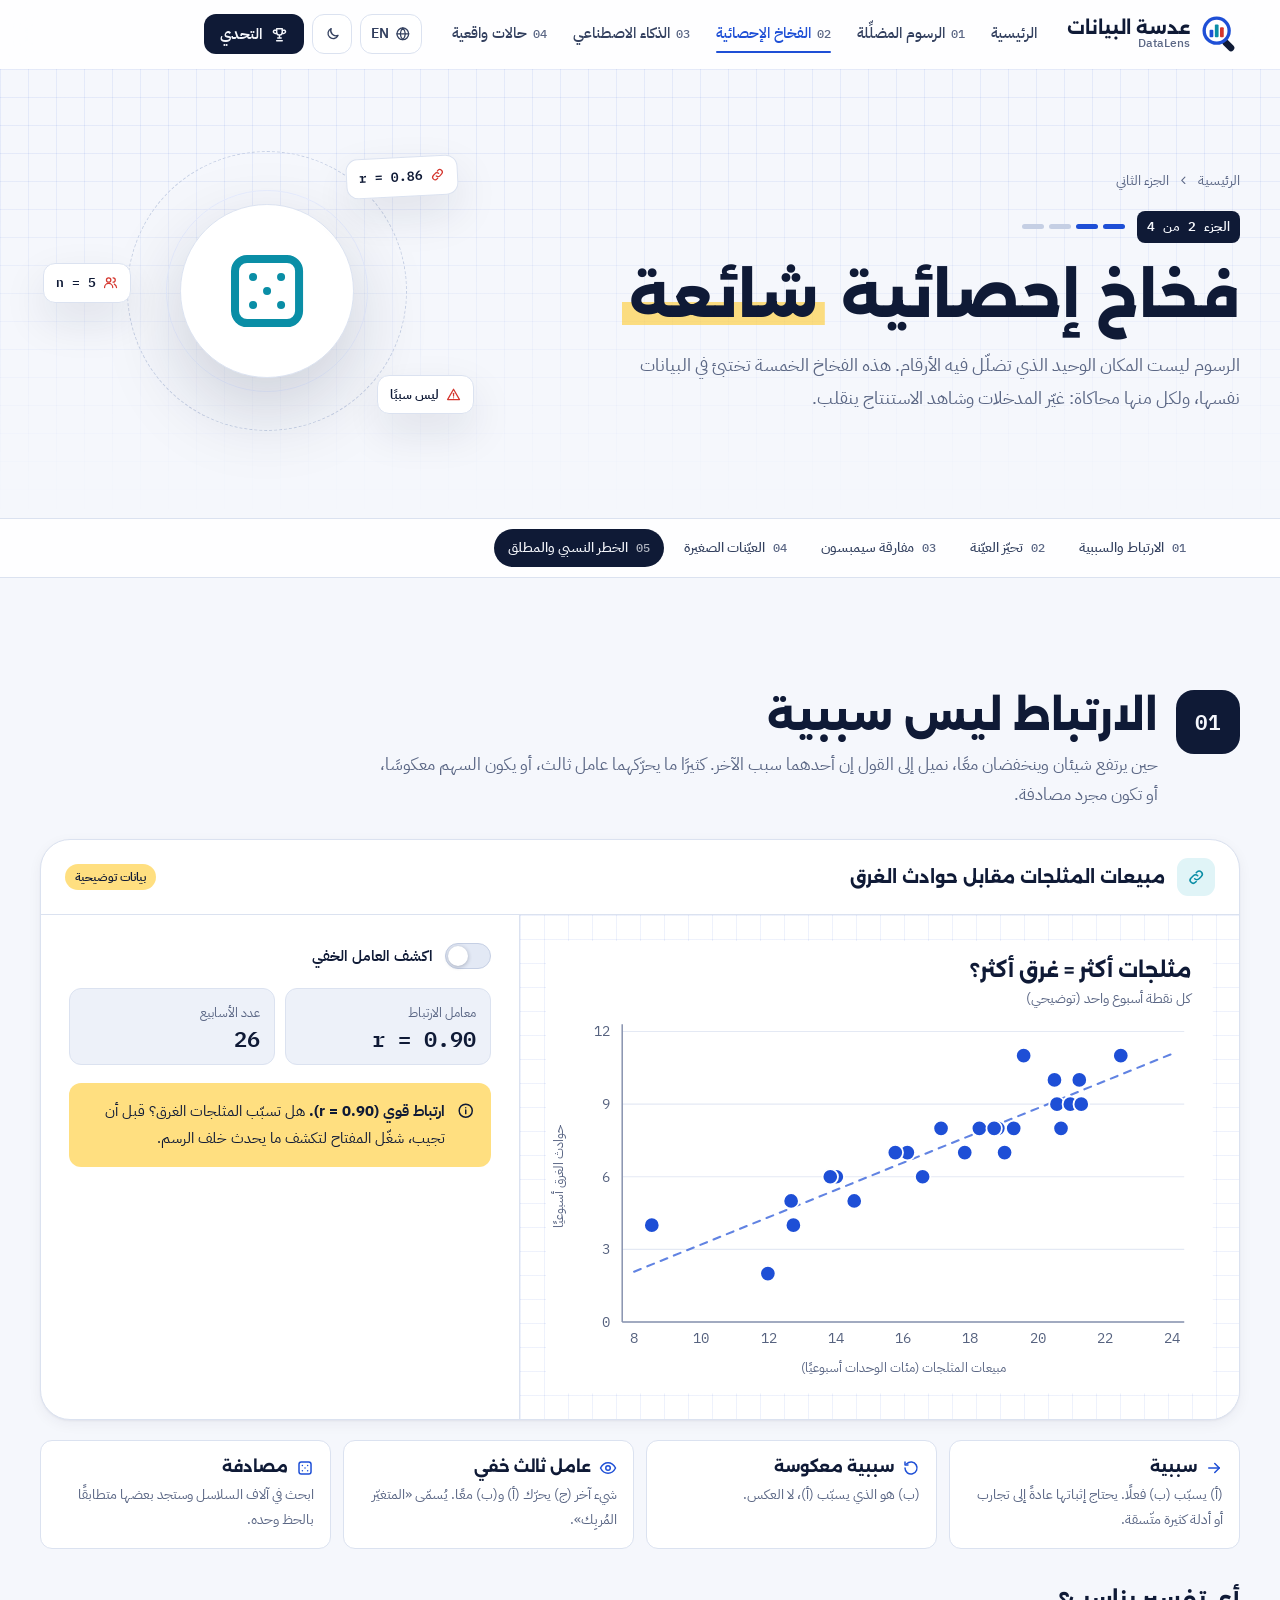
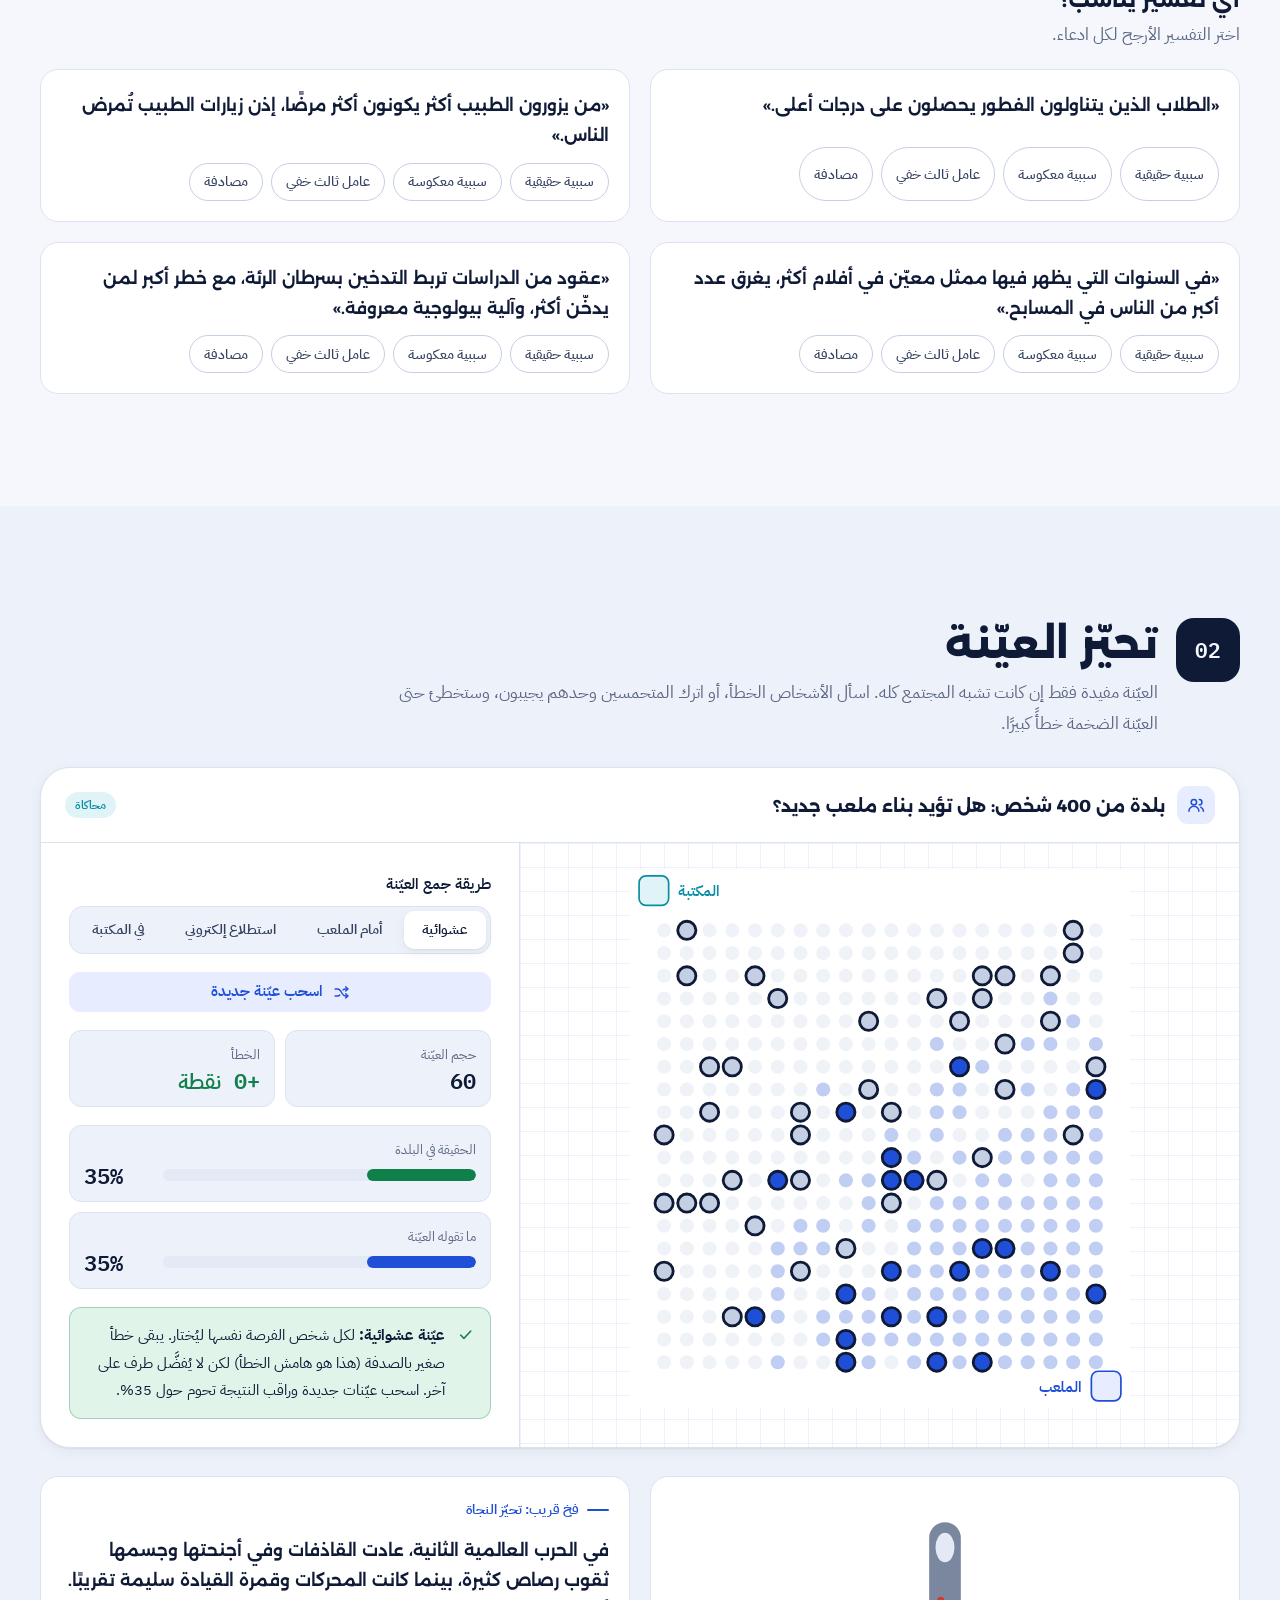
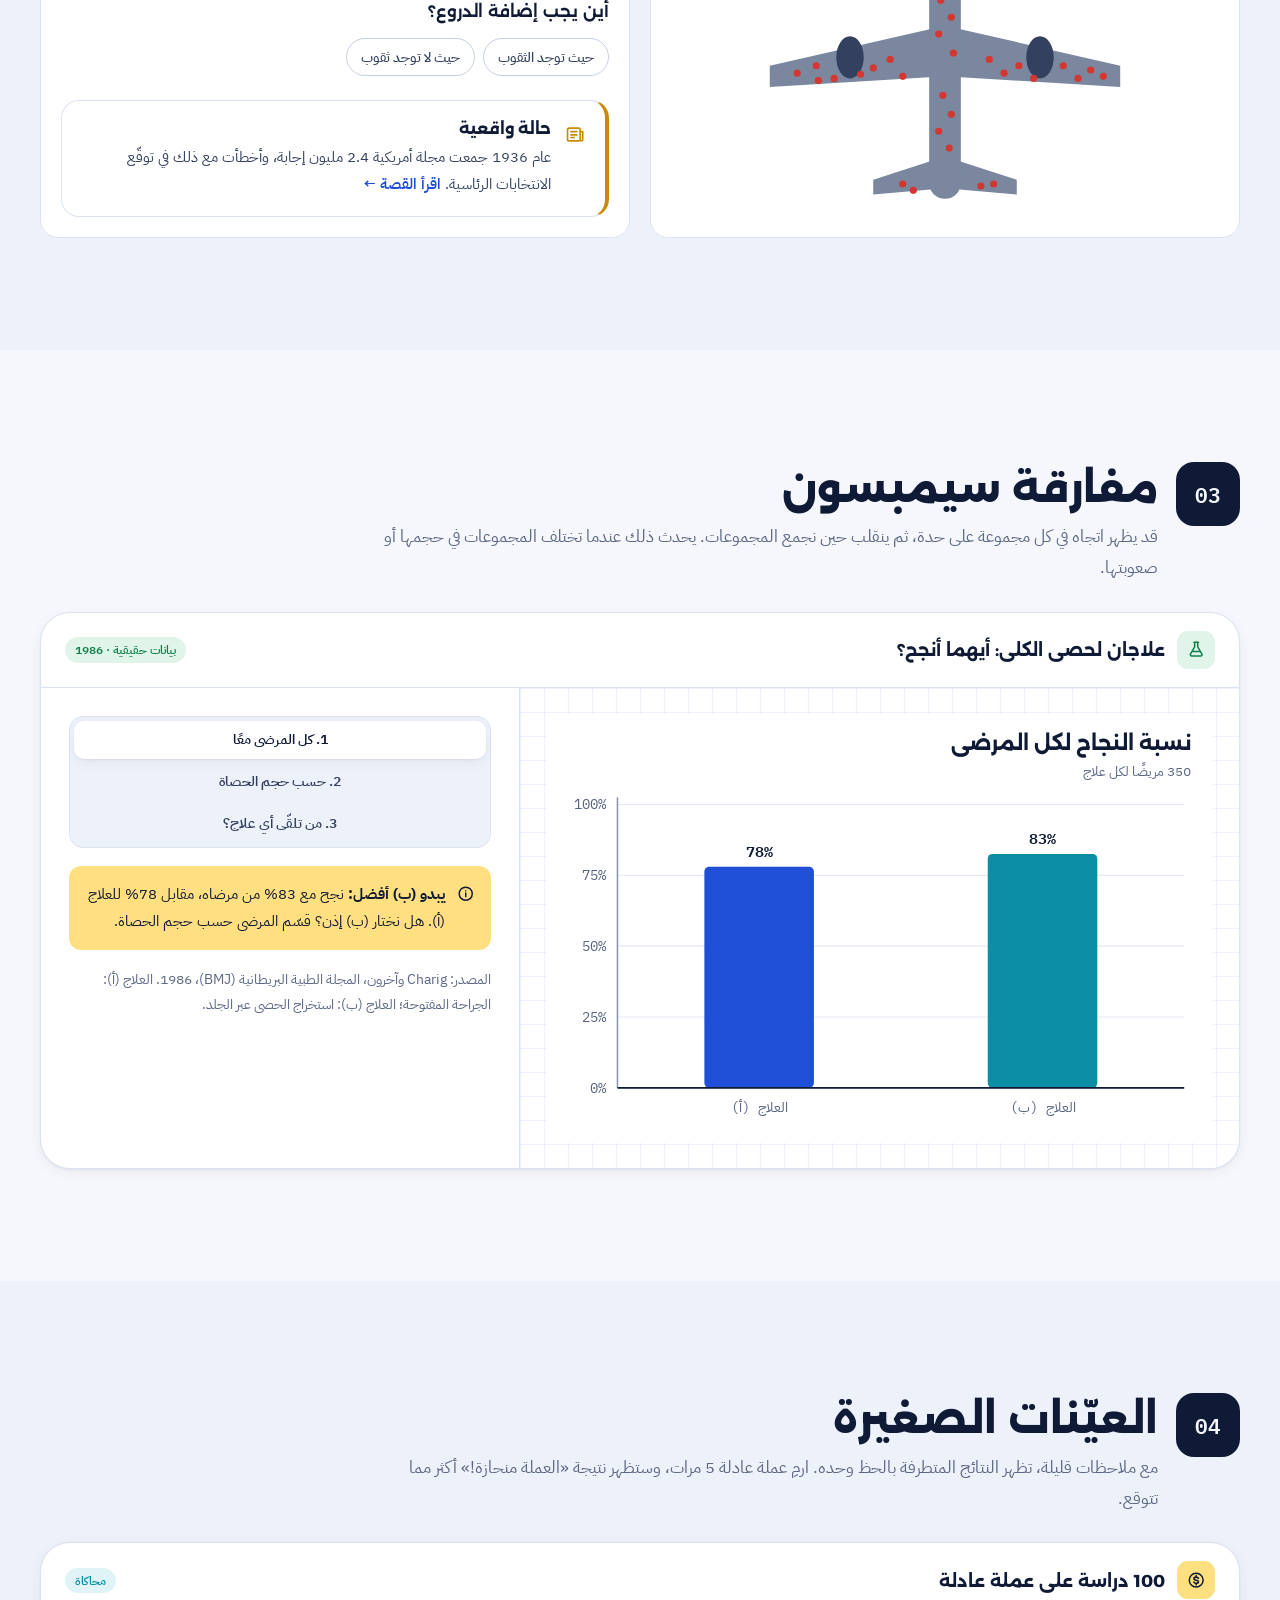
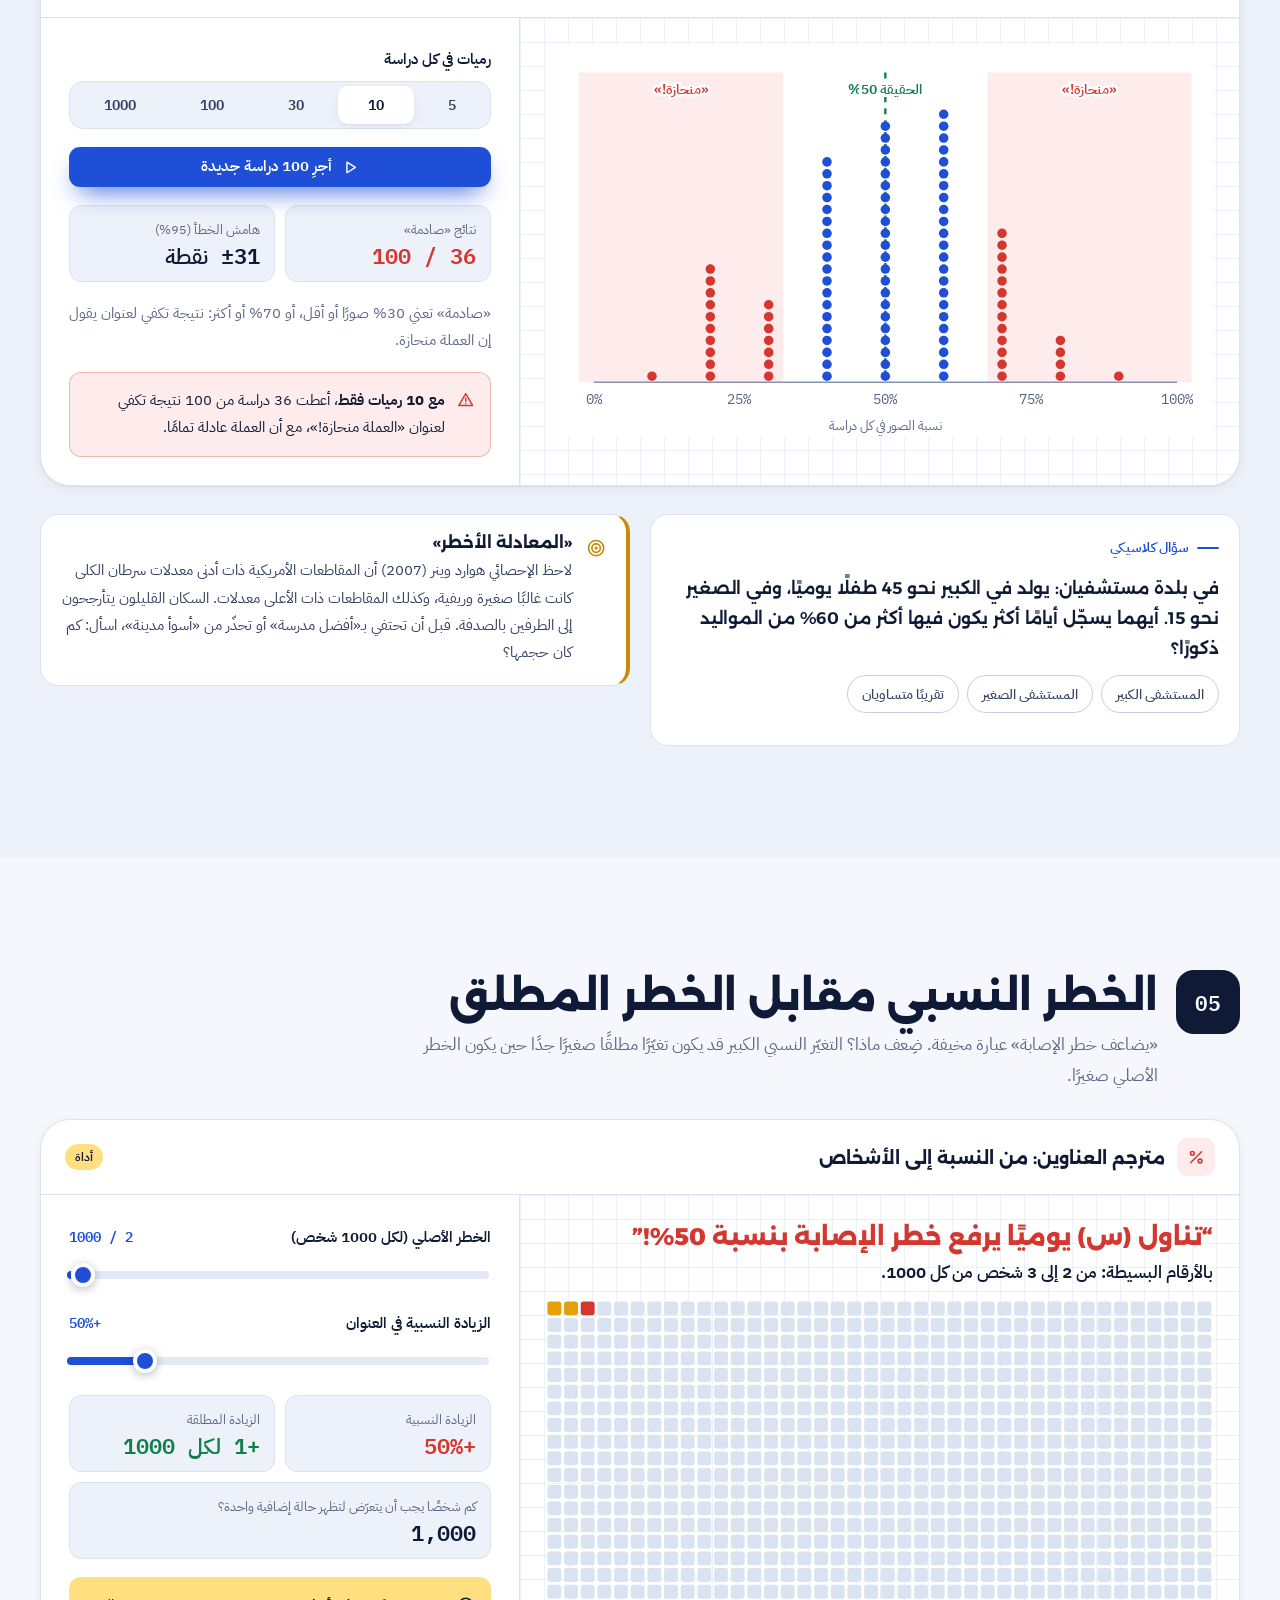
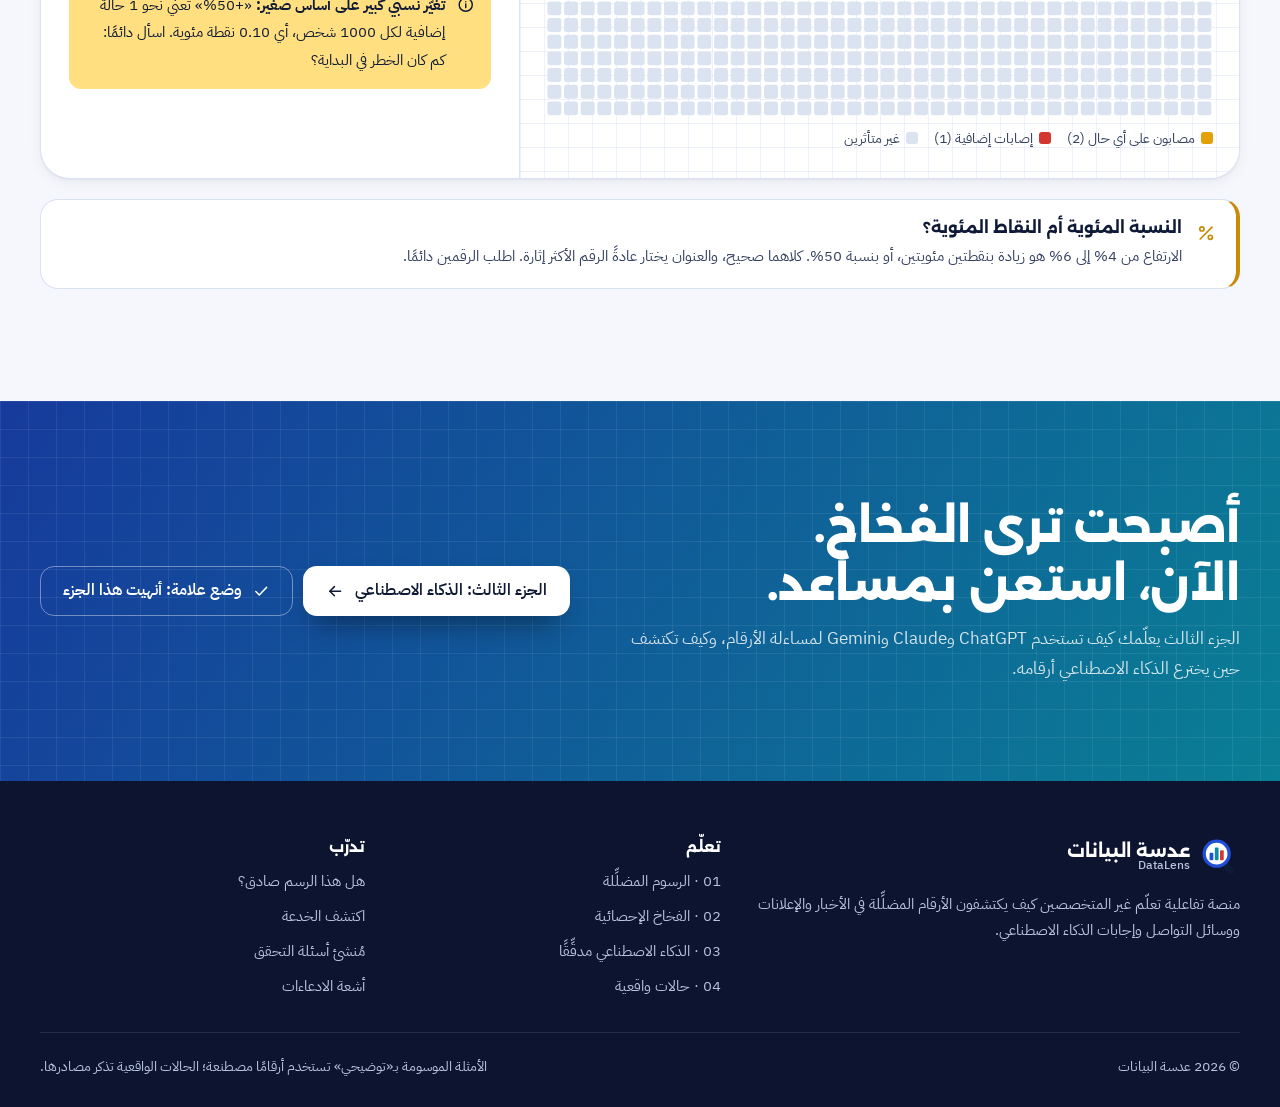
<file: traps.html>
<!DOCTYPE html>
<html lang="ar" dir="rtl">
<head>
  <title>Statistical traps · DataLens</title>
  <meta name="description" content="Part 2 of DataLens: correlation vs causation, sampling bias, Simpson's paradox, small samples and relative vs absolute risk, each with a simulation you can run.">
  <!-- @head:start -->
  <meta charset="utf-8">
  <meta name="viewport" content="width=device-width, initial-scale=1, viewport-fit=cover">
  <meta name="theme-color" content="#1e4fd6">
  <link rel="icon" href="assets/img/favicon.svg" type="image/svg+xml">
  <link rel="preconnect" href="https://fonts.googleapis.com">
  <link rel="preconnect" href="https://fonts.gstatic.com" crossorigin>
  <link rel="stylesheet" href="https://fonts.googleapis.com/css2?family=Alexandria:wght@500;600;700;800&family=IBM+Plex+Mono:wght@400;500;600&family=IBM+Plex+Sans+Arabic:wght@300;400;500;600;700&display=swap">
  <link rel="stylesheet" href="assets/css/datalens.css">
  <script>
    (function () {
      var d = document.documentElement, s = {};
      try { s = JSON.parse(localStorage.getItem("datalens:v1")) || {}; } catch (e) {}
      var q = /[?&]lang=(ar|en)/.exec(location.search);
      var l = q ? q[1] : s.lang || "ar";
      d.lang = l;
      d.dir = l === "ar" ? "rtl" : "ltr";
      if (s.theme === "dark" || s.theme === "light") d.setAttribute("data-theme", s.theme);
      d.classList.add("js");
    })();
  </script>
  <script src="assets/js/core.js" defer></script>
  <script src="assets/js/chart.js" defer></script>
  <!-- @head:end -->
  <script src="assets/js/part2.js" defer></script>
</head>
<body data-page="traps" data-title-ar="الفخاخ الإحصائية · عدسة البيانات" data-title-en="Statistical traps · DataLens">
  <!-- @nav:start -->
  <a class="skip-link" href="#main"><span lang="ar">تخطَّ إلى المحتوى</span><span lang="en">Skip to content</span></a>
  <div class="read-progress" aria-hidden="true"></div>
  <header class="nav">
    <div class="container nav__inner">
      <a class="brand" href="index.html">
        <svg class="brand__mark" viewBox="0 0 48 48" aria-hidden="true">
          <rect x="30" y="29" width="8" height="17" rx="4" transform="rotate(-45 34 37.5)" style="fill:var(--ink)"/>
          <circle cx="20" cy="20" r="17" style="fill:var(--lens)"/>
          <circle cx="20" cy="20" r="13" style="fill:var(--surface)"/>
          <rect x="11.5" y="19" width="4.5" height="9" rx="1.2" style="fill:var(--lens)"/>
          <rect x="17.8" y="12.5" width="4.5" height="15.5" rx="1.2" style="fill:var(--teal)"/>
          <rect x="24" y="16" width="4.5" height="12" rx="1.2" style="fill:var(--redpen)"/>
        </svg>
        <span class="brand__name">
          <span lang="ar">عدسة البيانات</span><span lang="en">DataLens</span>
          <small><span class="only-ar" lang="en" data-keep>DataLens</span><span class="only-en" lang="ar" data-keep>عدسة البيانات</span></small>
        </span>
      </a>
      <nav aria-label="Main" data-i18n-attrs="aria-label" data-aria-label-ar="القائمة الرئيسية" data-aria-label-en="Main">
        <ul class="nav__links" id="nav-links">
          <li><a class="nav__link" data-nav="home" href="index.html"><span lang="ar">الرئيسية</span><span lang="en">Home</span></a></li>
          <li><a class="nav__link" data-nav="charts" href="charts.html"><span class="nav__num">01</span><span lang="ar">الرسوم المضلِّلة</span><span lang="en">Charts</span></a></li>
          <li><a class="nav__link" data-nav="traps" href="traps.html"><span class="nav__num">02</span><span lang="ar">الفخاخ الإحصائية</span><span lang="en">Traps</span></a></li>
          <li><a class="nav__link" data-nav="ai" href="ai.html"><span class="nav__num">03</span><span lang="ar">الذكاء الاصطناعي</span><span lang="en">AI check</span></a></li>
          <li><a class="nav__link" data-nav="cases" href="cases.html"><span class="nav__num">04</span><span lang="ar">حالات واقعية</span><span lang="en">Real cases</span></a></li>
        </ul>
      </nav>
      <div class="nav__tools">
        <button class="tool-btn" type="button" data-lang-toggle>
          <svg class="ic" aria-hidden="true"><use href="#i-globe"></use></svg><span class="lang-label">EN</span>
        </button>
        <button class="tool-btn theme-btn" type="button" data-theme-toggle data-i18n-attrs="aria-label" data-aria-label-ar="الوضع الداكن" data-aria-label-en="Dark mode" aria-label="الوضع الداكن">
          <svg class="ic ic-moon" aria-hidden="true"><use href="#i-moon"></use></svg>
          <svg class="ic ic-sun" aria-hidden="true"><use href="#i-sun"></use></svg>
        </button>
        <a class="nav__cta" href="quiz.html" data-nav="quiz">
          <svg class="ic" aria-hidden="true"><use href="#i-trophy"></use></svg>
          <span><span lang="ar">التحدي</span><span lang="en">Challenge</span></span>
        </a>
        <button class="tool-btn nav__toggle" type="button" aria-expanded="false" aria-controls="nav-links" data-i18n-attrs="aria-label" data-aria-label-ar="القائمة" data-aria-label-en="Menu" aria-label="القائمة">
          <svg class="ic" aria-hidden="true"><use href="#i-menu"></use></svg>
        </button>
      </div>
    </div>
  </header>
  <!-- @nav:end -->

  <main id="main">
    <!-- =============================== HERO =============================== -->
    <section class="page-hero">
      <div class="container page-hero__grid">
        <div>
          <nav class="crumbs enter" aria-label="Breadcrumb">
            <a href="index.html"><span lang="ar">الرئيسية</span><span lang="en">Home</span></a>
            <svg class="ic flip-rtl" aria-hidden="true"><use href="#i-chevron"></use></svg>
            <span><span lang="ar">الجزء الثاني</span><span lang="en">Part 2</span></span>
          </nav>
          <div class="part-tag enter" style="--d:60ms">
            <span class="part-tag__num"><span lang="ar">الجزء 2 من 4</span><span lang="en">Part 2 of 4</span></span>
            <span class="part-dots" aria-hidden="true"><i class="on"></i><i class="on"></i><i></i><i></i></span>
          </div>
          <h1 class="enter" style="--d:120ms">
            <span lang="ar">فخاخ إحصائية <span class="hl hl-anim">شائعة</span></span>
            <span lang="en">Common statistical <span class="hl hl-anim">traps</span></span>
          </h1>
          <p class="page-hero__lede enter" style="--d:180ms">
            <span lang="ar">الرسوم ليست المكان الوحيد الذي تضلّل فيه الأرقام. هذه الفخاخ الخمسة تختبئ في البيانات نفسها، ولكل منها محاكاة: غيّر المدخلات وشاهد الاستنتاج ينقلب.</span>
            <span lang="en">Charts aren't the only place numbers mislead. These five traps hide in the data itself, and each comes with a simulation: change the inputs and watch the conclusion flip.</span>
          </p>
        </div>
        <div class="page-hero__visual enter" style="--d:200ms" aria-hidden="true">
          <div class="orbit">
            <div class="orbit__core">
              <svg viewBox="0 0 24 24" class="ic" style="width:56%;height:56%;color:var(--teal)"><use href="#i-dice"></use></svg>
            </div>
            <span class="note-chip note-chip--1 mono"><svg class="ic"><use href="#i-link"></use></svg>r = 0.86</span>
            <span class="note-chip note-chip--2 mono" style="--d:1s"><svg class="ic"><use href="#i-users"></use></svg>n = 5</span>
            <span class="note-chip note-chip--3" style="--d:2s"><svg class="ic"><use href="#i-alert"></use></svg><span lang="ar">ليس سببًا</span><span lang="en">not a cause</span></span>
          </div>
        </div>
      </div>
    </section>

    <nav class="subnav" aria-label="Sections" data-i18n-attrs="aria-label" data-aria-label-ar="أقسام الصفحة" data-aria-label-en="Sections">
      <div class="container">
        <ul class="subnav__list">
          <li><a href="#correlation"><span class="mono">01</span><span lang="ar">الارتباط والسببية</span><span lang="en">Correlation vs causation</span></a></li>
          <li><a href="#sampling"><span class="mono">02</span><span lang="ar">تحيّز العيّنة</span><span lang="en">Sampling bias</span></a></li>
          <li><a href="#simpson"><span class="mono">03</span><span lang="ar">مفارقة سيمبسون</span><span lang="en">Simpson's paradox</span></a></li>
          <li><a href="#small"><span class="mono">04</span><span lang="ar">العيّنات الصغيرة</span><span lang="en">Small samples</span></a></li>
          <li><a href="#risk"><span class="mono">05</span><span lang="ar">الخطر النسبي والمطلق</span><span lang="en">Relative vs absolute risk</span></a></li>
        </ul>
      </div>
    </nav>

    <!-- =============================== 1 CORRELATION =============================== -->
    <section class="section trap" id="correlation">
      <div class="container">
        <header class="trap__head reveal">
          <span class="trap__num">01</span>
          <div>
            <h2><span lang="ar">الارتباط ليس سببية</span><span lang="en">Correlation is not causation</span></h2>
            <p><span lang="ar">حين يرتفع شيئان وينخفضان معًا، نميل إلى القول إن أحدهما سبب الآخر. كثيرًا ما يحرّكهما عامل ثالث، أو يكون السهم معكوسًا، أو تكون مجرد مصادفة.</span><span lang="en">When two things rise and fall together, it is tempting to say one causes the other. Often a third factor drives both, the arrow points the other way, or it is pure chance.</span></p>
          </div>
        </header>

        <div class="lab reveal">
          <div class="lab__head">
            <div class="lab__title">
              <span class="card__icon card__icon--teal"><svg class="ic" aria-hidden="true"><use href="#i-link"></use></svg></span>
              <span><span lang="ar">مبيعات المثلجات مقابل حوادث الغرق</span><span lang="en">Ice cream sales vs drownings</span></span>
            </div>
            <span class="badge badge--warn"><span lang="ar">بيانات توضيحية</span><span lang="en">Illustrative data</span></span>
          </div>
          <div class="lab__body">
            <div class="lab__stage">
              <div id="corrChart"></div>
              <div id="corrDiagram" style="margin-top:12px" hidden></div>
            </div>
            <div class="lab__side">
              <label class="switch">
                <input type="checkbox" id="corrReveal">
                <span class="switch__track"></span>
                <span><span lang="ar">اكشف العامل الخفي</span><span lang="en">Reveal the hidden factor</span></span>
              </label>
              <div class="readouts">
                <div class="readout"><span><span lang="ar">معامل الارتباط</span><span lang="en">Correlation (r)</span></span><strong id="corrR">—</strong></div>
                <div class="readout"><span><span lang="ar">عدد الأسابيع</span><span lang="en">Weeks of data</span></span><strong>26</strong></div>
              </div>
              <div id="corrLegend" hidden>
                <div style="height:10px;border-radius:999px;background:linear-gradient(90deg,hsl(195 75% 45%),hsl(45 90% 50%),hsl(8 78% 52%));direction:ltr"></div>
                <div class="range-scale" style="margin-top:4px"><span>15°C</span><span><span lang="ar">درجة الحرارة</span><span lang="en">temperature</span></span><span>35°C</span></div>
              </div>
              <div class="verdict" id="corrVerdict" aria-live="polite"></div>
            </div>
          </div>
        </div>

        <div class="explain-grid" style="margin-top:20px" data-stagger="80">
          <div class="mini reveal"><h4><svg class="ic" aria-hidden="true"><use href="#i-arrow"></use></svg><span lang="ar">سببية</span><span lang="en">Causation</span></h4><p><span lang="ar">(أ) يسبّب (ب) فعلًا. يحتاج إثباتها عادةً إلى تجارب أو أدلة كثيرة متّسقة.</span><span lang="en">A really does cause B. Proving it usually takes experiments or many consistent lines of evidence.</span></p></div>
          <div class="mini reveal"><h4><svg class="ic" aria-hidden="true"><use href="#i-restart"></use></svg><span lang="ar">سببية معكوسة</span><span lang="en">Reverse causation</span></h4><p><span lang="ar">(ب) هو الذي يسبّب (أ)، لا العكس.</span><span lang="en">B causes A, not the other way round.</span></p></div>
          <div class="mini reveal"><h4><svg class="ic" aria-hidden="true"><use href="#i-eye"></use></svg><span lang="ar">عامل ثالث خفي</span><span lang="en">Hidden third factor</span></h4><p><span lang="ar">شيء آخر (ج) يحرّك (أ) و(ب) معًا. يُسمّى «المتغيّر المُربِك».</span><span lang="en">Something else, C, drives both A and B. Statisticians call it a confounder.</span></p></div>
          <div class="mini reveal"><h4><svg class="ic" aria-hidden="true"><use href="#i-dice"></use></svg><span lang="ar">مصادفة</span><span lang="en">Coincidence</span></h4><p><span lang="ar">ابحث في آلاف السلاسل وستجد بعضها متطابقًا بالحظ وحده.</span><span lang="en">Search thousands of data series and some will match by luck alone.</span></p></div>
        </div>

        <div style="margin-top:36px">
          <h3 class="reveal" style="font-size:1.35rem;margin-bottom:6px"><span lang="ar">أي تفسير يناسب؟</span><span lang="en">Which explanation fits?</span></h3>
          <p class="reveal txt-muted" style="margin-bottom:18px"><span lang="ar">اختر التفسير الأرجح لكل ادعاء.</span><span lang="en">Pick the most likely explanation for each claim.</span> <strong class="mono" id="corrScore"></strong></p>
          <div class="grid grid-2" id="corrQuiz" data-stagger="80"></div>
        </div>
      </div>
    </section>

    <!-- =============================== 2 SAMPLING =============================== -->
    <section class="section section--soft trap" id="sampling">
      <div class="container">
        <header class="trap__head reveal">
          <span class="trap__num">02</span>
          <div>
            <h2><span lang="ar">تحيّز العيّنة</span><span lang="en">Sampling bias</span></h2>
            <p><span lang="ar">العيّنة مفيدة فقط إن كانت تشبه المجتمع كله. اسأل الأشخاص الخطأ، أو اترك المتحمسين وحدهم يجيبون، وستخطئ حتى العيّنة الضخمة خطأً كبيرًا.</span><span lang="en">A sample is only useful if it looks like the whole population. Ask the wrong people, or let only the keenest answer, and even a huge sample can be badly wrong.</span></p>
          </div>
        </header>

        <div class="lab reveal">
          <div class="lab__head">
            <div class="lab__title">
              <span class="card__icon"><svg class="ic" aria-hidden="true"><use href="#i-users"></use></svg></span>
              <span><span lang="ar">بلدة من 400 شخص: هل تؤيد بناء ملعب جديد؟</span><span lang="en">A town of 400: do you support a new stadium?</span></span>
            </div>
            <span class="badge badge--teal"><span lang="ar">محاكاة</span><span lang="en">Simulation</span></span>
          </div>
          <div class="lab__body">
            <div class="lab__stage"><div id="sampleGrid" style="max-width:500px;margin-inline:auto"></div></div>
            <div class="lab__side">
              <div class="control">
                <span class="control__label"><span><span lang="ar">طريقة جمع العيّنة</span><span lang="en">How we sample</span></span></span>
                <div class="seg" id="sampleMethod" role="group">
                  <button type="button" data-value="random" aria-pressed="true"><span lang="ar">عشوائية</span><span lang="en">Random</span></button>
                  <button type="button" data-value="stadium" aria-pressed="false"><span lang="ar">أمام الملعب</span><span lang="en">At the stadium</span></button>
                  <button type="button" data-value="online" aria-pressed="false"><span lang="ar">استطلاع إلكتروني</span><span lang="en">Online poll</span></button>
                  <button type="button" data-value="library" aria-pressed="false"><span lang="ar">في المكتبة</span><span lang="en">At the library</span></button>
                </div>
              </div>
              <button class="btn btn--soft btn--sm" type="button" id="sampleAgain"><svg class="ic" aria-hidden="true"><use href="#i-shuffle"></use></svg><span lang="ar">اسحب عيّنة جديدة</span><span lang="en">Draw a new sample</span></button>
              <div class="readouts">
                <div class="readout"><span><span lang="ar">حجم العيّنة</span><span lang="en">Sample size</span></span><strong id="sampleN">—</strong></div>
                <div class="readout"><span><span lang="ar">الخطأ</span><span lang="en">Error</span></span><strong id="sampleErr">—</strong></div>
              </div>
              <div class="readouts" id="sampleBars" style="grid-template-columns:1fr"></div>
              <div class="verdict" id="sampleVerdict" aria-live="polite"></div>
            </div>
          </div>
        </div>

        <div class="grid grid-2" style="margin-top:28px;align-items:stretch">
          <div class="chart-frame reveal" style="display:grid;place-items:center;padding:20px">
            <div id="plane" style="width:100%;max-width:380px"></div>
          </div>
          <div class="q-inline reveal" style="align-content:start">
            <span class="eyebrow" style="margin:0"><span lang="ar">فخ قريب: تحيّز النجاة</span><span lang="en">A close cousin: survivorship bias</span></span>
            <p class="q-inline__claim">
              <span lang="ar">في الحرب العالمية الثانية، عادت القاذفات وفي أجنحتها وجسمها ثقوب رصاص كثيرة، بينما كانت المحركات وقمرة القيادة سليمة تقريبًا. أين يجب إضافة الدروع؟</span>
              <span lang="en">In World War II, returning bombers had plenty of bullet holes in their wings and body, while the engines and cockpit were mostly untouched. Where should engineers add armour?</span>
            </p>
            <div class="chip-row" id="armorChoice">
              <button class="chip" type="button" data-armor="holes"><span lang="ar">حيث توجد الثقوب</span><span lang="en">Where the holes are</span></button>
              <button class="chip" type="button" data-armor="clean"><span lang="ar">حيث لا توجد ثقوب</span><span lang="en">Where there are no holes</span></button>
            </div>
            <div id="armorResult" aria-live="polite"></div>
            <div class="callout" style="margin-top:auto">
              <svg class="ic" aria-hidden="true"><use href="#i-news"></use></svg>
              <div>
                <h4><span lang="ar">حالة واقعية</span><span lang="en">A real case</span></h4>
                <p><span lang="ar">عام 1936 جمعت مجلة أمريكية 2.4 مليون إجابة، وأخطأت مع ذلك في توقّع الانتخابات الرئاسية.</span><span lang="en">In 1936 a US magazine collected 2.4 million replies and still called the presidential election wrong.</span> <a class="txt-lens" style="font-weight:600" href="cases.html#case-digest"><span lang="ar">اقرأ القصة ←</span><span lang="en">Read the story →</span></a></p>
              </div>
            </div>
          </div>
        </div>
      </div>
    </section>

    <!-- =============================== 3 SIMPSON =============================== -->
    <section class="section trap" id="simpson">
      <div class="container">
        <header class="trap__head reveal">
          <span class="trap__num">03</span>
          <div>
            <h2><span lang="ar">مفارقة سيمبسون</span><span lang="en">Simpson's paradox</span></h2>
            <p><span lang="ar">قد يظهر اتجاه في كل مجموعة على حدة، ثم ينقلب حين نجمع المجموعات. يحدث ذلك عندما تختلف المجموعات في حجمها أو صعوبتها.</span><span lang="en">A trend can appear in every group separately, then reverse when the groups are combined. It happens when the groups differ in size or difficulty.</span></p>
          </div>
        </header>

        <div class="lab reveal">
          <div class="lab__head">
            <div class="lab__title">
              <span class="card__icon card__icon--truth"><svg class="ic" aria-hidden="true"><use href="#i-flask"></use></svg></span>
              <span><span lang="ar">علاجان لحصى الكلى: أيهما أنجح؟</span><span lang="en">Two kidney-stone treatments: which works better?</span></span>
            </div>
            <span class="badge badge--truth"><span lang="ar">بيانات حقيقية · 1986</span><span lang="en">Real data · 1986</span></span>
          </div>
          <div class="lab__body">
            <div class="lab__stage"><div id="simpsonChart"></div></div>
            <div class="lab__side">
              <div class="seg" id="simpsonView" role="group" style="display:grid;grid-template-columns:1fr">
                <button type="button" data-value="overall" aria-pressed="true"><span lang="ar">1. كل المرضى معًا</span><span lang="en">1. All patients together</span></button>
                <button type="button" data-value="size" aria-pressed="false"><span lang="ar">2. حسب حجم الحصاة</span><span lang="en">2. Split by stone size</span></button>
                <button type="button" data-value="mix" aria-pressed="false"><span lang="ar">3. من تلقّى أي علاج؟</span><span lang="en">3. Who got which treatment?</span></button>
              </div>
              <div class="verdict" id="simpsonText" aria-live="polite"></div>
              <p class="source-line">
                <span lang="ar">المصدر: Charig وآخرون، المجلة الطبية البريطانية (BMJ)، 1986. العلاج (أ): الجراحة المفتوحة؛ العلاج (ب): استخراج الحصى عبر الجلد.</span>
                <span lang="en">Source: Charig et al., British Medical Journal, 1986. Treatment A: open surgery; treatment B: percutaneous nephrolithotomy.</span>
              </p>
            </div>
          </div>
        </div>
      </div>
    </section>

    <!-- =============================== 4 SMALL SAMPLES =============================== -->
    <section class="section section--soft trap" id="small">
      <div class="container">
        <header class="trap__head reveal">
          <span class="trap__num">04</span>
          <div>
            <h2><span lang="ar">العيّنات الصغيرة</span><span lang="en">Small samples</span></h2>
            <p><span lang="ar">مع ملاحظات قليلة، تظهر النتائج المتطرفة بالحظ وحده. ارمِ عملة عادلة 5 مرات، وستظهر نتيجة «العملة منحازة!» أكثر مما تتوقع.</span><span lang="en">With few observations, extreme results appear by luck alone. Toss a fair coin 5 times and "this coin is biased!" turns up more often than you would expect.</span></p>
          </div>
        </header>

        <div class="lab reveal">
          <div class="lab__head">
            <div class="lab__title">
              <span class="card__icon card__icon--warn"><svg class="ic" aria-hidden="true"><use href="#i-coin"></use></svg></span>
              <span><span lang="ar">100 دراسة على عملة عادلة</span><span lang="en">100 studies of a fair coin</span></span>
            </div>
            <span class="badge badge--teal"><span lang="ar">محاكاة</span><span lang="en">Simulation</span></span>
          </div>
          <div class="lab__body">
            <div class="lab__stage"><div id="smallChart"></div></div>
            <div class="lab__side">
              <div class="control">
                <span class="control__label"><span><span lang="ar">رميات في كل دراسة</span><span lang="en">Tosses per study</span></span></span>
                <div class="seg" id="smallN" role="group">
                  <button type="button" data-value="5" aria-pressed="false">5</button>
                  <button type="button" data-value="10" aria-pressed="true">10</button>
                  <button type="button" data-value="30" aria-pressed="false">30</button>
                  <button type="button" data-value="100" aria-pressed="false">100</button>
                  <button type="button" data-value="1000" aria-pressed="false">1000</button>
                </div>
              </div>
              <button class="btn btn--primary btn--sm" type="button" id="smallRun"><svg class="ic" aria-hidden="true"><use href="#i-play"></use></svg><span lang="ar">أجرِ 100 دراسة جديدة</span><span lang="en">Run 100 new studies</span></button>
              <div class="readouts">
                <div class="readout" id="smallExtremeBox"><span><span lang="ar">نتائج «صادمة»</span><span lang="en">"Shocking" results</span></span><strong id="smallExtreme">—</strong></div>
                <div class="readout"><span><span lang="ar">هامش الخطأ (95%)</span><span lang="en">Margin of error (95%)</span></span><strong id="smallMoe">—</strong></div>
              </div>
              <p class="lab__note"><span lang="ar">«صادمة» تعني 30% صورًا أو أقل، أو 70% أو أكثر: نتيجة تكفي لعنوان يقول إن العملة منحازة.</span><span lang="en">"Shocking" means 30% heads or fewer, or 70% or more: enough for a headline claiming the coin is biased.</span></p>
              <div class="verdict" id="smallVerdict" aria-live="polite"></div>
            </div>
          </div>
        </div>

        <div class="grid grid-2" style="margin-top:28px">
          <div class="q-inline reveal" id="hospital">
            <span class="eyebrow" style="margin:0"><span lang="ar">سؤال كلاسيكي</span><span lang="en">A classic question</span></span>
            <p class="q-inline__claim">
              <span lang="ar">في بلدة مستشفيان: يولد في الكبير نحو 45 طفلًا يوميًا، وفي الصغير نحو 15. أيهما يسجّل أيامًا أكثر يكون فيها أكثر من 60% من المواليد ذكورًا؟</span>
              <span lang="en">A town has two hospitals: about 45 babies are born each day in the larger one and about 15 in the smaller one. Which records more days when over 60% of the babies are boys?</span>
            </p>
            <div class="chip-row">
              <button class="chip" type="button" data-hosp="large"><span lang="ar">المستشفى الكبير</span><span lang="en">The larger hospital</span></button>
              <button class="chip" type="button" data-hosp="small"><span lang="ar">المستشفى الصغير</span><span lang="en">The smaller hospital</span></button>
              <button class="chip" type="button" data-hosp="same"><span lang="ar">تقريبًا متساويان</span><span lang="en">About the same</span></button>
            </div>
            <div id="hospResult" aria-live="polite"></div>
          </div>
          <div class="callout reveal" style="align-self:start">
            <svg class="ic" aria-hidden="true"><use href="#i-target"></use></svg>
            <div>
              <h4><span lang="ar">«المعادلة الأخطر»</span><span lang="en">"The most dangerous equation"</span></h4>
              <p><span lang="ar">لاحظ الإحصائي هوارد وينر (2007) أن المقاطعات الأمريكية ذات أدنى معدلات سرطان الكلى كانت غالبًا صغيرة وريفية، وكذلك المقاطعات ذات الأعلى معدلات. السكان القليلون يتأرجحون إلى الطرفين بالصدفة. قبل أن تحتفي بـ«أفضل مدرسة» أو تحذّر من «أسوأ مدينة»، اسأل: كم كان حجمها؟</span><span lang="en">Statistician Howard Wainer (2007) noted that the US counties with the lowest kidney-cancer rates were mostly small and rural, and so were the counties with the highest rates. Small populations swing to both extremes by chance. Before celebrating the "best school" or warning about the "worst town", ask how big it was.</span></p>
            </div>
          </div>
        </div>
      </div>
    </section>

    <!-- =============================== 5 RISK =============================== -->
    <section class="section trap" id="risk">
      <div class="container">
        <header class="trap__head reveal">
          <span class="trap__num">05</span>
          <div>
            <h2><span lang="ar">الخطر النسبي مقابل الخطر المطلق</span><span lang="en">Relative vs absolute risk</span></h2>
            <p><span lang="ar">«يضاعف خطر الإصابة» عبارة مخيفة. ضِعف ماذا؟ التغيّر النسبي الكبير قد يكون تغيّرًا مطلقًا صغيرًا جدًا حين يكون الخطر الأصلي صغيرًا.</span><span lang="en">"Doubles your risk" sounds alarming. Double what? A big relative change can be a tiny absolute change when the starting risk is small.</span></p>
          </div>
        </header>

        <div class="lab reveal">
          <div class="lab__head">
            <div class="lab__title">
              <span class="card__icon card__icon--trick"><svg class="ic" aria-hidden="true"><use href="#i-percent"></use></svg></span>
              <span><span lang="ar">مترجم العناوين: من النسبة إلى الأشخاص</span><span lang="en">Headline translator: from percentages to people</span></span>
            </div>
            <span class="badge badge--warn"><span lang="ar">أداة</span><span lang="en">Tool</span></span>
          </div>
          <div class="lab__body">
            <div class="lab__stage">
              <p id="riskHeadline" style="margin:0 0 4px;font-family:var(--f-display);font-weight:800;font-size:clamp(1.1rem,2.4vw,1.5rem);line-height:1.35;color:var(--redpen)"></p>
              <p id="riskPlain" style="margin:0 0 12px;font-weight:600"></p>
              <div id="riskGrid"></div>
              <div class="legend" id="riskLegend"></div>
            </div>
            <div class="lab__side">
              <div class="control">
                <label class="control__label" for="riskBase"><span><span lang="ar">الخطر الأصلي (لكل 1000 شخص)</span><span lang="en">Starting risk (per 1,000 people)</span></span><output id="riskBaseOut" for="riskBase"></output></label>
                <input class="range" type="range" id="riskBase" min="1" max="100" step="1" value="2">
              </div>
              <div class="control">
                <label class="control__label" for="riskRel"><span><span lang="ar">الزيادة النسبية في العنوان</span><span lang="en">Relative increase in the headline</span></span><output id="riskRelOut" for="riskRel"></output></label>
                <input class="range" type="range" id="riskRel" min="0" max="300" step="5" value="50">
              </div>
              <div class="readouts">
                <div class="readout is-bad"><span><span lang="ar">الزيادة النسبية</span><span lang="en">Relative change</span></span><strong id="riskRelR">—</strong></div>
                <div class="readout is-good"><span><span lang="ar">الزيادة المطلقة</span><span lang="en">Absolute change</span></span><strong id="riskAbs">—</strong></div>
                <div class="readout readout--wide"><span><span lang="ar">كم شخصًا يجب أن يتعرّض لتظهر حالة إضافية واحدة؟</span><span lang="en">People exposed for one extra case</span></span><strong id="riskNnh">—</strong></div>
              </div>
              <div class="verdict" id="riskVerdict" aria-live="polite"></div>
            </div>
          </div>
        </div>

        <div class="callout reveal" style="margin-top:20px">
          <svg class="ic" aria-hidden="true"><use href="#i-percent"></use></svg>
          <div>
            <h4><span lang="ar">النسبة المئوية أم النقاط المئوية؟</span><span lang="en">Percent or percentage points?</span></h4>
            <p><span lang="ar">الارتفاع من 4% إلى 6% هو زيادة بنقطتين مئويتين، أو بنسبة 50%. كلاهما صحيح، والعنوان يختار عادةً الرقم الأكثر إثارة. اطلب الرقمين دائمًا.</span><span lang="en">A rise from 4% to 6% is an increase of 2 percentage points, or of 50%. Both are true, and headlines usually pick the more dramatic one. Always ask for both.</span></p>
          </div>
        </div>
      </div>
    </section>

    <!-- =============================== NEXT =============================== -->
    <section class="next-band">
      <div class="container next-band__inner">
        <div class="reveal">
          <h2><span lang="ar">أصبحت ترى الفخاخ. الآن، استعن بمساعد.</span><span lang="en">You can see the traps. Now get an assistant.</span></h2>
          <p>
            <span lang="ar">الجزء الثالث يعلّمك كيف تستخدم ChatGPT وClaude وGemini لمساءلة الأرقام، وكيف تكتشف حين يخترع الذكاء الاصطناعي أرقامه.</span>
            <span lang="en">Part 3 shows you how to use ChatGPT, Claude and Gemini to question numbers, and how to catch AI when it invents its own.</span>
          </p>
        </div>
        <div class="next-band__actions reveal">
          <a class="btn btn--primary" href="ai.html"><span lang="ar">الجزء الثالث: الذكاء الاصطناعي</span><span lang="en">Part 3: AI as a fact-checker</span><svg class="ic ic-arrow" aria-hidden="true"><use href="#i-arrow"></use></svg></a>
          <button class="btn btn--ghost" type="button" data-complete></button>
        </div>
      </div>
    </section>
  </main>

  <!-- @footer:start -->
  <footer class="footer">
    <div class="container">
      <div class="footer__grid">
        <div>
          <a class="brand" href="index.html">
            <svg class="brand__mark" viewBox="0 0 48 48" aria-hidden="true">
          <rect x="30" y="29" width="8" height="17" rx="4" transform="rotate(-45 34 37.5)" style="fill:var(--ink)"/>
          <circle cx="20" cy="20" r="17" style="fill:var(--lens)"/>
          <circle cx="20" cy="20" r="13" style="fill:var(--surface)"/>
          <rect x="11.5" y="19" width="4.5" height="9" rx="1.2" style="fill:var(--lens)"/>
          <rect x="17.8" y="12.5" width="4.5" height="15.5" rx="1.2" style="fill:var(--teal)"/>
          <rect x="24" y="16" width="4.5" height="12" rx="1.2" style="fill:var(--redpen)"/>
        </svg>
            <span class="brand__name">
              <span lang="ar">عدسة البيانات</span><span lang="en">DataLens</span>
              <small><span class="only-ar" lang="en" data-keep>DataLens</span><span class="only-en" lang="ar" data-keep>عدسة البيانات</span></small>
            </span>
          </a>
          <p lang="ar">منصة تفاعلية تعلّم غير المتخصصين كيف يكتشفون الأرقام المضلِّلة في الأخبار والإعلانات ووسائل التواصل وإجابات الذكاء الاصطناعي.</p>
          <p lang="en">An interactive platform that teaches non-specialists to spot misleading numbers in the news, ads, social media and AI answers.</p>
        </div>
        <div>
          <h4><span lang="ar">تعلّم</span><span lang="en">Learn</span></h4>
          <ul>
            <li><a href="charts.html"><span lang="ar">01 · الرسوم المضلِّلة</span><span lang="en">01 · Misleading charts</span></a></li>
            <li><a href="traps.html"><span lang="ar">02 · الفخاخ الإحصائية</span><span lang="en">02 · Statistical traps</span></a></li>
            <li><a href="ai.html"><span lang="ar">03 · الذكاء الاصطناعي مدقِّقًا</span><span lang="en">03 · AI as a fact-checker</span></a></li>
            <li><a href="cases.html"><span lang="ar">04 · حالات واقعية</span><span lang="en">04 · Real cases</span></a></li>
          </ul>
        </div>
        <div>
          <h4><span lang="ar">تدرّب</span><span lang="en">Practice</span></h4>
          <ul>
            <li><a href="quiz.html"><span lang="ar">هل هذا الرسم صادق؟</span><span lang="en">Is this chart honest?</span></a></li>
            <li><a href="charts.html#spot"><span lang="ar">اكتشف الخدعة</span><span lang="en">Spot the trick</span></a></li>
            <li><a href="ai.html#builder"><span lang="ar">مُنشئ أسئلة التحقق</span><span lang="en">Fact-check prompt builder</span></a></li>
            <li><a href="cases.html#xray"><span lang="ar">أشعة الادعاءات</span><span lang="en">Claim X-ray</span></a></li>
          </ul>
        </div>
      </div>
      <div class="footer__bottom">
        <span>© <span data-year>2026</span> <span lang="ar">عدسة البيانات</span><span lang="en">DataLens</span></span>
        <span lang="ar">الأمثلة الموسومة بـ«توضيحي» تستخدم أرقامًا مصطنعة؛ الحالات الواقعية تذكر مصادرها.</span>
        <span lang="en">Examples marked "illustrative" use made-up numbers; real cases name their sources.</span>
      </div>
    </div>
  </footer>
  <button class="to-top" type="button" data-i18n-attrs="aria-label" data-aria-label-ar="العودة إلى الأعلى" data-aria-label-en="Back to top" aria-label="العودة إلى الأعلى">
    <svg class="ring" viewBox="0 0 52 52" aria-hidden="true"><circle class="bg" cx="26" cy="26" r="23"/><circle class="fg" cx="26" cy="26" r="23"/></svg>
    <svg class="ic" aria-hidden="true"><use href="#i-up"></use></svg>
  </button>
  <!-- @footer:end -->
</body>
</html>
</file>
<file: assets/css/datalens.css>
/* =========================================================================
   DataLens · عدسة البيانات — design system
   Layout concept: a fact-checker's desk. Live charts sit on graph-paper
   stages, red-pen marks circle the tricks, a highlighter marks what matters.
   ========================================================================= */

:root {
  /* Color: paper, ink, lens blue, highlighter, red pen, truth green */
  --paper: #f5f7fc;
  --surface: #ffffff;
  --surface-2: #edf1f9;
  --surface-3: #e3e9f5;
  --ink: #0f1a36;
  --ink-2: #33405f;
  --muted: #5b6785;
  --line: #dbe2f0;
  --line-2: #c5cfe4;
  --grid: rgba(30, 79, 214, 0.075);
  --lens: #1e4fd6;
  --lens-deep: #163a9c;
  --lens-soft: #e7edff;
  --on-lens: #ffffff;
  --teal: #0a8ea6;
  --teal-soft: #e0f4f7;
  --marker: rgba(255, 204, 51, 0.62);
  --marker-solid: #ffcc33;
  --marker-ink: #3d3000;
  --redpen: #d4372f;
  --redpen-soft: #fdeceb;
  --truth: #10804b;
  --truth-soft: #e1f4e9;
  --amber: #c98a06;
  --nav-bg: rgba(255, 255, 255, 0.84);
  --band-from: #163a9c;
  --band-to: #0a7f95;
  --band-ink: #ffffff;
  --footer-bg: #0c1430;
  --footer-ink: #b9c3dd;
  --footer-head: #ffffff;
  --shadow-1: 0 1px 2px rgba(15, 26, 54, 0.05), 0 4px 14px rgba(15, 26, 54, 0.05);
  --shadow-2: 0 18px 44px rgba(15, 26, 54, 0.1);
  --shadow-3: 0 30px 80px rgba(15, 26, 54, 0.18);

  /* Chart tokens */
  --c1: #1e4fd6;
  --c2: #0a8ea6;
  --c3: #e3a008;
  --c4: #7a879f;
  --c5: #10804b;
  --c6: #d4372f;
  --ch-axis: #8792ae;
  --ch-grid: #e4e9f4;
  --ch-text: #56627f;
  --ch-bg: #ffffff;

  /* Type */
  --f-display: "Alexandria", "IBM Plex Sans Arabic", "Segoe UI", Tahoma, system-ui, sans-serif;
  --f-body: "IBM Plex Sans Arabic", "Segoe UI", Tahoma, system-ui, sans-serif;
  --f-data: "IBM Plex Mono", "IBM Plex Sans Arabic", ui-monospace, Menlo, Consolas, monospace;

  /* Shape & motion */
  --r-xl: 30px;
  --r-lg: 24px;
  --r: 18px;
  --r-sm: 12px;
  --r-xs: 8px;
  --nav-h: 68px;
  --gutter: 16px;
  --ease: cubic-bezier(0.2, 0.8, 0.2, 1);
  --spring: cubic-bezier(0.34, 1.56, 0.64, 1);
  color-scheme: light;
}

@media (prefers-color-scheme: dark) {
  :root:not([data-theme="light"]) {
    --paper: #0a0f1e;
    --surface: #111a2e;
    --surface-2: #0d1528;
    --surface-3: #18233e;
    --ink: #e8edfb;
    --ink-2: #c3cce4;
    --muted: #8f9bbc;
    --line: #1f2a46;
    --line-2: #2d3b61;
    --grid: rgba(130, 160, 255, 0.07);
    --lens: #7b98ff;
    --lens-deep: #a9bcff;
    --lens-soft: rgba(123, 152, 255, 0.14);
    --on-lens: #08102a;
    --teal: #38c7dd;
    --teal-soft: rgba(56, 199, 221, 0.13);
    --marker: rgba(255, 204, 51, 0.3);
    --marker-solid: #f1c232;
    --marker-ink: #1d1600;
    --redpen: #ff6b63;
    --redpen-soft: rgba(255, 107, 99, 0.13);
    --truth: #40d290;
    --truth-soft: rgba(64, 210, 144, 0.13);
    --amber: #f4b740;
    --nav-bg: rgba(10, 15, 30, 0.8);
    --band-from: #1a2f78;
    --band-to: #0b5d6e;
    --band-ink: #ffffff;
    --footer-bg: #070b17;
    --footer-ink: #97a3c3;
    --footer-head: #ffffff;
    --shadow-1: 0 1px 2px rgba(0, 0, 0, 0.3), 0 4px 14px rgba(0, 0, 0, 0.25);
    --shadow-2: 0 18px 44px rgba(0, 0, 0, 0.4);
    --shadow-3: 0 30px 80px rgba(0, 0, 0, 0.55);
    --c1: #7b98ff;
    --c2: #38c7dd;
    --c3: #f4b740;
    --c4: #8f9bb8;
    --c5: #40d290;
    --c6: #ff6b63;
    --ch-axis: #5d6b90;
    --ch-grid: #1c2743;
    --ch-text: #9aa6c6;
    --ch-bg: #111a2e;
    color-scheme: dark;
  }
}

:root[data-theme="dark"] {
  --paper: #0a0f1e;
  --surface: #111a2e;
  --surface-2: #0d1528;
  --surface-3: #18233e;
  --ink: #e8edfb;
  --ink-2: #c3cce4;
  --muted: #8f9bbc;
  --line: #1f2a46;
  --line-2: #2d3b61;
  --grid: rgba(130, 160, 255, 0.07);
  --lens: #7b98ff;
  --lens-deep: #a9bcff;
  --lens-soft: rgba(123, 152, 255, 0.14);
  --on-lens: #08102a;
  --teal: #38c7dd;
  --teal-soft: rgba(56, 199, 221, 0.13);
  --marker: rgba(255, 204, 51, 0.3);
  --marker-solid: #f1c232;
  --marker-ink: #1d1600;
  --redpen: #ff6b63;
  --redpen-soft: rgba(255, 107, 99, 0.13);
  --truth: #40d290;
  --truth-soft: rgba(64, 210, 144, 0.13);
  --amber: #f4b740;
  --nav-bg: rgba(10, 15, 30, 0.8);
  --band-from: #1a2f78;
  --band-to: #0b5d6e;
  --band-ink: #ffffff;
  --footer-bg: #070b17;
  --footer-ink: #97a3c3;
  --footer-head: #ffffff;
  --shadow-1: 0 1px 2px rgba(0, 0, 0, 0.3), 0 4px 14px rgba(0, 0, 0, 0.25);
  --shadow-2: 0 18px 44px rgba(0, 0, 0, 0.4);
  --shadow-3: 0 30px 80px rgba(0, 0, 0, 0.55);
  --c1: #7b98ff;
  --c2: #38c7dd;
  --c3: #f4b740;
  --c4: #8f9bb8;
  --c5: #40d290;
  --c6: #ff6b63;
  --ch-axis: #5d6b90;
  --ch-grid: #1c2743;
  --ch-text: #9aa6c6;
  --ch-bg: #111a2e;
  color-scheme: dark;
}

/* =========================================================================
   Base
   ========================================================================= */

*,
*::before,
*::after {
  box-sizing: border-box;
}

html {
  scroll-behavior: smooth;
  scroll-padding-top: calc(var(--nav-h) + 24px);
  -webkit-text-size-adjust: 100%;
  text-size-adjust: 100%;
}

body {
  margin: 0;
  min-height: 100vh;
  background: var(--paper);
  color: var(--ink);
  font-family: var(--f-body);
  font-size: 1.0625rem;
  line-height: 1.8;
  overflow-x: hidden;
  -webkit-font-smoothing: antialiased;
  transition: background-color 0.35s ease, color 0.35s ease;
}

html[lang="en"] body {
  line-height: 1.65;
}

h1,
h2,
h3,
h4 {
  margin: 0;
  font-family: var(--f-display);
  font-weight: 700;
  line-height: 1.3;
  color: var(--ink);
  text-wrap: balance;
}

html[lang="en"] h1,
html[lang="en"] h2 {
  letter-spacing: -0.02em;
  line-height: 1.15;
}

p {
  margin: 0;
}

a {
  color: inherit;
  text-decoration: none;
}

img,
svg,
canvas {
  max-width: 100%;
}

button,
input,
select,
textarea {
  font: inherit;
  color: inherit;
}

button {
  cursor: pointer;
}

::selection {
  background: var(--marker-solid);
  color: var(--marker-ink);
}

:focus-visible {
  outline: 3px solid var(--lens);
  outline-offset: 3px;
  border-radius: 6px;
}

[hidden] {
  display: none !important;
}

/* Bilingual: only the active language is shown */
html[lang="ar"] [lang="en"]:not([data-keep]),
html[lang="en"] [lang="ar"]:not([data-keep]) {
  display: none !important;
}

.container {
  width: min(1200px, 100% - 2 * var(--gutter));
  margin-inline: auto;
}

.narrow {
  width: min(860px, 100% - 2 * var(--gutter));
  margin-inline: auto;
}

.skip-link {
  position: absolute;
  inset-inline-start: 16px;
  top: -60px;
  z-index: 3000;
  padding: 10px 16px;
  border-radius: var(--r-sm);
  background: var(--lens);
  color: var(--on-lens);
  font-weight: 600;
  transition: top 0.2s ease;
}

.skip-link:focus {
  top: 12px;
}

.sr-only {
  position: absolute;
  width: 1px;
  height: 1px;
  padding: 0;
  margin: -1px;
  overflow: hidden;
  clip: rect(0, 0, 0, 0);
  white-space: nowrap;
  border: 0;
}

.ic {
  width: 1.15em;
  height: 1.15em;
  flex: none;
  fill: none;
  stroke: currentColor;
  stroke-width: 2;
  stroke-linecap: round;
  stroke-linejoin: round;
  vertical-align: -0.2em;
}

html[dir="rtl"] .ic.flip-rtl {
  transform: scaleX(-1);
}

.mono {
  font-family: var(--f-data);
  font-variant-numeric: tabular-nums;
}

.hl {
  padding-inline: 0.12em;
  background-image: linear-gradient(transparent 58%, var(--marker) 58%, var(--marker) 92%, transparent 92%);
  background-repeat: no-repeat;
  background-size: 100% 100%;
  -webkit-box-decoration-break: clone;
  box-decoration-break: clone;
}

.hl-anim {
  background-size: 0% 100%;
  animation: marker-sweep 1.1s 0.6s var(--ease) forwards;
}

html[dir="rtl"] .hl,
html[dir="rtl"] .hl-anim {
  background-position: right;
}

@keyframes marker-sweep {
  to {
    background-size: 100% 100%;
  }
}

.txt-lens {
  color: var(--lens);
}

.txt-trick {
  color: var(--redpen);
}

.txt-truth {
  color: var(--truth);
}

.txt-muted {
  color: var(--muted);
}

/* =========================================================================
   Reading progress, nav
   ========================================================================= */

.read-progress {
  position: fixed;
  top: 0;
  inset-inline: 0;
  z-index: 1200;
  height: 3px;
  background: linear-gradient(90deg, var(--lens), var(--teal));
  transform: scaleX(var(--p, 0));
  transform-origin: left center;
}

html[dir="rtl"] .read-progress {
  transform-origin: right center;
}

.nav {
  position: sticky;
  top: env(safe-area-inset-top, 0px);
  z-index: 1100;
  background: var(--nav-bg);
  -webkit-backdrop-filter: saturate(160%) blur(18px);
  backdrop-filter: saturate(160%) blur(18px);
  border-bottom: 1px solid transparent;
  transition: border-color 0.3s ease, box-shadow 0.3s ease;
}

.nav.is-scrolled {
  border-bottom-color: var(--line);
  box-shadow: 0 6px 24px rgba(15, 26, 54, 0.06);
}

.nav__inner {
  min-height: var(--nav-h);
  display: flex;
  align-items: center;
  gap: 18px;
}

.brand {
  display: inline-flex;
  align-items: center;
  gap: 10px;
  flex: none;
  font-family: var(--f-display);
  font-weight: 700;
  font-size: 1.12rem;
  line-height: 1.1;
  color: var(--ink);
}

.brand__mark {
  width: 40px;
  height: 40px;
  flex: none;
  transition: transform 0.5s var(--spring);
}

.brand:hover .brand__mark {
  transform: rotate(-12deg) scale(1.06);
}

.brand__name small {
  display: block;
  font-family: var(--f-body);
  font-size: 0.72rem;
  font-weight: 500;
  color: var(--muted);
  letter-spacing: 0;
}

.nav__links {
  display: flex;
  align-items: center;
  gap: 2px;
  margin: 0 auto;
  padding: 0;
  list-style: none;
}

.nav__link {
  position: relative;
  display: inline-flex;
  align-items: center;
  gap: 6px;
  padding: 8px 12px;
  border-radius: 10px;
  color: var(--ink-2);
  font-weight: 500;
  font-size: 0.95rem;
  white-space: nowrap;
  transition: color 0.2s ease, background-color 0.2s ease;
}

.nav__link:hover {
  color: var(--lens);
  background: var(--lens-soft);
}

.nav__link.is-active {
  color: var(--lens);
}

.nav__link.is-active::after {
  content: "";
  position: absolute;
  inset-inline: 12px;
  bottom: 3px;
  height: 2px;
  border-radius: 2px;
  background: var(--lens);
}

.nav__num {
  font-family: var(--f-data);
  font-size: 0.72rem;
  color: var(--muted);
}

.nav__tools {
  display: flex;
  align-items: center;
  gap: 8px;
  flex: none;
}

.tool-btn {
  height: 40px;
  min-width: 40px;
  padding-inline: 10px;
  display: inline-grid;
  place-items: center;
  grid-auto-flow: column;
  gap: 6px;
  border: 1px solid var(--line);
  border-radius: 12px;
  background: var(--surface);
  color: var(--ink-2);
  font-weight: 600;
  font-size: 0.85rem;
  transition: border-color 0.2s ease, color 0.2s ease, transform 0.2s ease;
}

.tool-btn:hover {
  border-color: var(--lens);
  color: var(--lens);
}

.tool-btn:active {
  transform: scale(0.95);
}

.theme-btn .ic-sun {
  display: none;
}

:root[data-theme="dark"] .theme-btn .ic-sun {
  display: block;
}

:root[data-theme="dark"] .theme-btn .ic-moon {
  display: none;
}

@media (prefers-color-scheme: dark) {
  :root:not([data-theme="light"]) .theme-btn .ic-sun {
    display: block;
  }

  :root:not([data-theme="light"]) .theme-btn .ic-moon {
    display: none;
  }
}

.nav__cta {
  display: inline-flex;
  align-items: center;
  gap: 8px;
  height: 40px;
  padding-inline: 16px;
  border-radius: 12px;
  background: var(--ink);
  color: var(--paper);
  font-weight: 600;
  font-size: 0.92rem;
  white-space: nowrap;
  transition: transform 0.25s var(--spring), box-shadow 0.25s ease;
}

.nav__cta:hover {
  transform: translateY(-2px);
  box-shadow: var(--shadow-2);
}

.nav__toggle {
  display: none;
}

/* =========================================================================
   Buttons, chips, badges
   ========================================================================= */

.btn {
  position: relative;
  display: inline-flex;
  align-items: center;
  justify-content: center;
  gap: 10px;
  min-height: 50px;
  padding: 12px 22px;
  border: 1px solid transparent;
  border-radius: 14px;
  font-weight: 600;
  font-size: 1rem;
  line-height: 1.2;
  text-align: center;
  cursor: pointer;
  transition: transform 0.25s var(--spring), box-shadow 0.25s ease, background-color 0.2s ease,
    border-color 0.2s ease, color 0.2s ease;
}

.btn:active {
  transform: scale(0.97);
}

.btn--primary {
  background: var(--lens);
  color: var(--on-lens);
  box-shadow: 0 12px 26px -10px var(--lens);
}

.btn--primary:hover {
  transform: translateY(-3px);
  box-shadow: 0 18px 34px -12px var(--lens);
}

.btn--ghost {
  background: var(--surface);
  border-color: var(--line-2);
  color: var(--ink);
}

.btn--ghost:hover {
  border-color: var(--lens);
  color: var(--lens);
  transform: translateY(-3px);
}

.btn--soft {
  background: var(--lens-soft);
  color: var(--lens);
}

.btn--soft:hover {
  transform: translateY(-2px);
}

.btn--truth {
  background: var(--truth);
  color: var(--surface);
}

.btn--trick {
  background: var(--redpen);
  color: var(--surface);
}

.btn--sm {
  min-height: 40px;
  padding: 8px 14px;
  border-radius: 11px;
  font-size: 0.92rem;
}

.btn[disabled],
.btn.is-disabled {
  opacity: 0.45;
  pointer-events: none;
}

.btn .ic-arrow {
  transition: transform 0.3s var(--spring);
}

.btn:hover .ic-arrow {
  transform: translateX(4px);
}

html[dir="rtl"] .btn .ic-arrow {
  transform: scaleX(-1);
}

html[dir="rtl"] .btn:hover .ic-arrow {
  transform: scaleX(-1) translateX(4px);
}

.chip {
  display: inline-flex;
  align-items: center;
  gap: 7px;
  min-height: 38px;
  padding: 6px 14px;
  border: 1px solid var(--line-2);
  border-radius: 999px;
  background: var(--surface);
  color: var(--ink-2);
  font-weight: 500;
  font-size: 0.9rem;
  line-height: 1.3;
  transition: all 0.2s ease;
}

.chip:hover {
  border-color: var(--lens);
  color: var(--lens);
}

.chip.is-active,
.chip[aria-pressed="true"],
.chip[aria-selected="true"] {
  background: var(--ink);
  border-color: var(--ink);
  color: var(--paper);
}

.chip-row {
  display: flex;
  flex-wrap: wrap;
  gap: 8px;
}

.badge {
  display: inline-flex;
  align-items: center;
  gap: 6px;
  padding: 3px 10px;
  border-radius: 999px;
  font-size: 0.78rem;
  font-weight: 600;
  line-height: 1.6;
  background: var(--lens-soft);
  color: var(--lens);
  white-space: nowrap;
}

.badge--trick {
  background: var(--redpen-soft);
  color: var(--redpen);
}

.badge--truth {
  background: var(--truth-soft);
  color: var(--truth);
}

.badge--warn {
  background: var(--marker);
  color: var(--ink);
}

.badge--teal {
  background: var(--teal-soft);
  color: var(--teal);
}

.eyebrow {
  display: inline-flex;
  align-items: center;
  gap: 8px;
  margin-bottom: 12px;
  font-family: var(--f-data);
  font-size: 0.8rem;
  font-weight: 600;
  letter-spacing: 0.08em;
  text-transform: uppercase;
  color: var(--lens);
}

html[lang="ar"] .eyebrow {
  letter-spacing: 0;
  font-family: var(--f-body);
  font-size: 0.9rem;
}

.eyebrow::before {
  content: "";
  width: 22px;
  height: 2px;
  border-radius: 2px;
  background: currentColor;
}

/* =========================================================================
   Hero (home)
   ========================================================================= */

.graph-paper {
  background-image: linear-gradient(var(--grid) 1px, transparent 1px),
    linear-gradient(90deg, var(--grid) 1px, transparent 1px);
  background-size: 28px 28px;
}

.hero {
  position: relative;
  overflow: hidden;
  padding-block: clamp(40px, 7vw, 88px) clamp(56px, 8vw, 104px);
}

.hero::before {
  content: "";
  position: absolute;
  inset: 0;
  background-image: linear-gradient(var(--grid) 1px, transparent 1px),
    linear-gradient(90deg, var(--grid) 1px, transparent 1px);
  background-size: 28px 28px;
  -webkit-mask-image: radial-gradient(ellipse 80% 70% at 60% 40%, #000 30%, transparent 75%);
  mask-image: radial-gradient(ellipse 80% 70% at 60% 40%, #000 30%, transparent 75%);
  pointer-events: none;
}

.hero::after {
  content: "";
  position: absolute;
  width: 520px;
  height: 520px;
  inset-inline-end: -160px;
  top: -180px;
  border-radius: 50%;
  background: radial-gradient(circle, var(--lens-soft), transparent 68%);
  pointer-events: none;
  animation: drift 14s ease-in-out infinite alternate;
}

@keyframes drift {
  to {
    transform: translate(-40px, 50px) scale(1.08);
  }
}

.hero__grid {
  position: relative;
  z-index: 1;
  display: grid;
  grid-template-columns: minmax(0, 1.05fr) minmax(0, 0.95fr);
  align-items: center;
  gap: clamp(32px, 5vw, 72px);
}

.hero__badge {
  display: inline-flex;
  align-items: center;
  gap: 10px;
  margin-bottom: 22px;
  padding: 6px 14px 6px 6px;
  border: 1px solid var(--line);
  border-radius: 999px;
  background: var(--surface);
  box-shadow: var(--shadow-1);
  font-size: 0.9rem;
  font-weight: 500;
  color: var(--ink-2);
}

html[dir="rtl"] .hero__badge {
  padding: 6px 6px 6px 14px;
}

.hero__badge b {
  display: inline-flex;
  align-items: center;
  gap: 6px;
  padding: 2px 10px;
  border-radius: 999px;
  background: var(--lens);
  color: var(--on-lens);
  font-size: 0.78rem;
  font-weight: 600;
}

.hero__title {
  font-size: clamp(2.5rem, 5.6vw, 4.6rem);
  font-weight: 800;
  line-height: 1.2;
  margin-bottom: 22px;
}

html[lang="en"] .hero__title {
  font-size: clamp(2.4rem, 5vw, 4.1rem);
  line-height: 1.04;
}

.hero__lede {
  max-width: 34em;
  font-size: clamp(1.05rem, 1.4vw, 1.2rem);
  color: var(--muted);
  margin-bottom: 18px;
}

.suspect {
  display: flex;
  flex-wrap: wrap;
  align-items: center;
  gap: 10px;
  margin-bottom: 30px;
  font-size: 0.98rem;
  color: var(--ink-2);
}

.suspect__label {
  font-family: var(--f-data);
  font-size: 0.8rem;
  color: var(--muted);
}

.rotator {
  position: relative;
  display: inline-grid;
  min-height: 36px;
  padding: 4px 12px;
  border: 1.5px dashed var(--redpen);
  border-radius: 10px;
  color: var(--redpen);
  font-weight: 600;
  overflow: hidden;
}

.rotator > span {
  grid-area: 1 / 1;
  transition: transform 0.55s var(--ease), opacity 0.45s ease;
}

.rotator > span:not(.is-on) {
  opacity: 0;
  transform: translateY(110%);
}

.rotator > span.is-out {
  opacity: 0;
  transform: translateY(-110%);
}

.hero__actions {
  display: flex;
  flex-wrap: wrap;
  gap: 12px;
  margin-bottom: 30px;
}

.hero__meta {
  display: flex;
  flex-wrap: wrap;
  gap: 8px 22px;
  padding: 0;
  margin: 0;
  list-style: none;
  font-size: 0.92rem;
  color: var(--muted);
}

.hero__meta li {
  display: inline-flex;
  align-items: center;
  gap: 8px;
}

.hero__meta .ic {
  color: var(--truth);
}

.enter {
  animation: enter 0.9s var(--ease) both;
  animation-delay: var(--d, 0ms);
}

@keyframes enter {
  from {
    opacity: 0;
    transform: translateY(24px);
  }
}

/* Lens demo */
.lens-demo {
  position: relative;
  padding: 18px;
}

.lens-card {
  position: relative;
  border: 1px solid var(--line);
  border-radius: var(--r-lg);
  background: var(--surface);
  box-shadow: var(--shadow-3);
  overflow: hidden;
}

.lens-card__bar {
  display: flex;
  align-items: center;
  justify-content: space-between;
  gap: 10px;
  padding: 12px 16px;
  border-bottom: 1px solid var(--line);
  font-size: 0.82rem;
  color: var(--muted);
}

.lens-card__dots {
  display: inline-flex;
  gap: 6px;
}

.lens-card__dots i {
  width: 10px;
  height: 10px;
  border-radius: 50%;
  background: var(--line-2);
}

.lens-stage {
  position: relative;
  aspect-ratio: 480 / 340;
  max-width: 100%;
  touch-action: pan-y;
  cursor: none;
  user-select: none;
  -webkit-user-select: none;
}

.lens-layer {
  position: absolute;
  inset: 0;
}

.lens-layer svg {
  display: block;
  width: 100%;
  height: 100%;
}

.lens-layer--truth {
  background: var(--surface);
  clip-path: circle(var(--lr, 74px) at var(--lx, 70%) var(--ly, 55%));
}

.lens-ring {
  position: absolute;
  left: var(--lx, 70%);
  top: var(--ly, 55%);
  width: calc(var(--lr, 74px) * 2);
  height: calc(var(--lr, 74px) * 2);
  margin: calc(var(--lr, 74px) * -1) 0 0 calc(var(--lr, 74px) * -1);
  border-radius: 50%;
  border: 5px solid var(--ink);
  box-shadow: 0 0 0 2px var(--surface), 0 18px 40px rgba(15, 26, 54, 0.35),
    inset 0 0 0 1px rgba(255, 255, 255, 0.25), inset 0 -18px 30px rgba(30, 79, 214, 0.08);
  pointer-events: none;
}

.lens-ring::before {
  content: "";
  position: absolute;
  inset: 10% 52% 52% 12%;
  border-radius: 50%;
  background: linear-gradient(135deg, rgba(255, 255, 255, 0.55), transparent);
  filter: blur(1px);
}

.lens-ring::after {
  content: "";
  position: absolute;
  width: 16px;
  height: 64px;
  left: 50%;
  top: 100%;
  margin-left: -8px;
  border-radius: 8px;
  background: var(--ink);
  transform-origin: 50% -0%;
  transform: translate(calc(var(--lr, 74px) * 0.62), calc(var(--lr, 74px) * -0.32)) rotate(-42deg);
}

.lens-ring__tag {
  position: absolute;
  top: -14px;
  left: 50%;
  transform: translateX(-50%);
  padding: 2px 10px;
  border-radius: 999px;
  background: var(--truth);
  color: var(--surface);
  font-family: var(--f-data);
  font-size: 0.7rem;
  font-weight: 600;
  white-space: nowrap;
}

.lens-hint {
  display: flex;
  align-items: center;
  justify-content: center;
  gap: 8px;
  padding: 10px 16px;
  border-top: 1px solid var(--line);
  font-size: 0.86rem;
  color: var(--muted);
}

.note-chip {
  position: absolute;
  z-index: 3;
  display: inline-flex;
  align-items: center;
  gap: 7px;
  padding: 7px 12px;
  border-radius: 12px;
  background: var(--surface);
  border: 1px solid var(--line);
  box-shadow: var(--shadow-2);
  font-size: 0.82rem;
  font-weight: 600;
  white-space: nowrap;
  animation: bob 5s ease-in-out infinite;
  animation-delay: var(--d, 0s);
}

.note-chip .ic {
  color: var(--redpen);
}

.note-chip--1 {
  top: -4px;
  inset-inline-start: -14px;
  transform: rotate(-3deg);
}

.note-chip--2 {
  top: 32%;
  inset-inline-end: -22px;
}

.note-chip--3 {
  bottom: 12%;
  inset-inline-start: -26px;
}

.note-chip--4 {
  bottom: -10px;
  inset-inline-end: 8%;
}

.note-chip--4 .ic {
  color: var(--truth);
}

@keyframes bob {
  0%,
  100% {
    translate: 0 0;
  }

  50% {
    translate: 0 -10px;
  }
}

/* =========================================================================
   Page hero (inner pages)
   ========================================================================= */

.page-hero {
  position: relative;
  overflow: hidden;
  padding-block: clamp(36px, 6vw, 72px) clamp(44px, 6vw, 80px);
  border-bottom: 1px solid var(--line);
}

.page-hero::before {
  content: "";
  position: absolute;
  inset: 0;
  background-image: linear-gradient(var(--grid) 1px, transparent 1px),
    linear-gradient(90deg, var(--grid) 1px, transparent 1px);
  background-size: 28px 28px;
  -webkit-mask-image: linear-gradient(to bottom, #000 20%, transparent 100%);
  mask-image: linear-gradient(to bottom, #000 20%, transparent 100%);
  pointer-events: none;
}

.page-hero__grid {
  position: relative;
  display: grid;
  grid-template-columns: minmax(0, 1.2fr) minmax(0, 0.8fr);
  gap: clamp(28px, 5vw, 64px);
  align-items: center;
}

.crumbs {
  display: flex;
  flex-wrap: wrap;
  align-items: center;
  gap: 8px;
  margin-bottom: 18px;
  font-size: 0.88rem;
  color: var(--muted);
}

.crumbs a:hover {
  color: var(--lens);
}

.crumbs .ic {
  width: 0.9em;
  height: 0.9em;
}

.part-tag {
  display: inline-flex;
  align-items: center;
  gap: 12px;
  margin-bottom: 16px;
}

.part-tag__num {
  font-family: var(--f-data);
  font-size: 0.8rem;
  font-weight: 600;
  padding: 4px 10px;
  border-radius: 8px;
  background: var(--ink);
  color: var(--paper);
}

.part-dots {
  display: inline-flex;
  gap: 5px;
}

.part-dots i {
  width: 22px;
  height: 5px;
  border-radius: 3px;
  background: var(--line-2);
}

.part-dots i.on {
  background: var(--lens);
}

.page-hero h1 {
  font-size: clamp(2.1rem, 4.6vw, 3.6rem);
  font-weight: 800;
  margin-bottom: 16px;
}

.page-hero__lede {
  max-width: 36em;
  font-size: 1.12rem;
  color: var(--muted);
}

.page-hero__visual {
  position: relative;
  min-height: 300px;
  display: grid;
  place-items: center;
}

.orbit {
  position: relative;
  width: min(280px, 72vw);
  aspect-ratio: 1;
  max-width: 100%;
  display: grid;
  place-items: center;
}

.orbit__core {
  position: relative;
  z-index: 2;
  width: 62%;
  aspect-ratio: 1;
  display: grid;
  place-items: center;
  border-radius: 50%;
  background: var(--surface);
  border: 1px solid var(--line);
  box-shadow: var(--shadow-3);
  animation: core-float 6s ease-in-out infinite;
}

.orbit__core svg {
  width: 62%;
  height: 62%;
}

.orbit::before,
.orbit::after {
  content: "";
  position: absolute;
  inset: 0;
  border-radius: 50%;
  border: 1.5px dashed var(--line-2);
  animation: spin 40s linear infinite;
}

.orbit::after {
  inset: 14%;
  border-style: solid;
  border-color: var(--lens-soft);
  animation: pulse-ring 3.2s ease-out infinite;
}

@keyframes spin {
  to {
    transform: rotate(360deg);
  }
}

@keyframes pulse-ring {
  0% {
    transform: scale(0.85);
    opacity: 0.9;
  }

  100% {
    transform: scale(1.25);
    opacity: 0;
  }
}

@keyframes core-float {
  0%,
  100% {
    transform: translateY(0);
  }

  50% {
    transform: translateY(-10px);
  }
}

.orbit .note-chip--1 {
  top: 2%;
  inset-inline-start: -18%;
}

.orbit .note-chip--2 {
  top: 40%;
  inset-inline-end: -30%;
}

.orbit .note-chip--3 {
  bottom: 6%;
  inset-inline-start: -24%;
}

/* =========================================================================
   Sections
   ========================================================================= */

.section {
  position: relative;
  padding-block: clamp(64px, 9vw, 112px);
}

.section--soft {
  background: var(--surface-2);
}

.section--surface {
  background: var(--surface);
}

.section--tight {
  padding-block: clamp(44px, 6vw, 72px);
}

.section-head {
  display: grid;
  grid-template-columns: minmax(0, 1fr) minmax(0, 0.85fr);
  align-items: end;
  gap: 18px 48px;
  margin-bottom: clamp(32px, 5vw, 52px);
}

.section-head h2 {
  font-size: clamp(1.9rem, 3.6vw, 2.9rem);
  font-weight: 800;
}

.section-head p {
  color: var(--muted);
  font-size: 1.06rem;
}

.section-head--center {
  grid-template-columns: 1fr;
  max-width: 760px;
  margin-inline: auto;
  text-align: center;
}

.section-head--center .eyebrow {
  justify-content: center;
}

.grid {
  display: grid;
  gap: 20px;
}

.grid-2 {
  grid-template-columns: repeat(2, minmax(0, 1fr));
}

.grid-3 {
  grid-template-columns: repeat(3, minmax(0, 1fr));
}

.grid-4 {
  grid-template-columns: repeat(4, minmax(0, 1fr));
}

/* Reveal on scroll (JS adds .js to <html>; content stays visible without JS) */
.js .reveal {
  opacity: 0;
  transform: translateY(26px);
  transition: opacity 0.75s var(--ease), transform 0.75s var(--ease);
  transition-delay: var(--d, 0ms);
}

.js .reveal.reveal--zoom {
  transform: scale(0.94);
}

.js .reveal.reveal--side {
  transform: translateX(-30px);
}

html.js[dir="rtl"] .reveal.reveal--side:not(.is-in) {
  transform: translateX(30px);
}

.js .reveal.is-in {
  opacity: 1;
  transform: none;
}

/* =========================================================================
   Cards
   ========================================================================= */

.card {
  position: relative;
  height: 100%;
  padding: 26px;
  border: 1px solid var(--line);
  border-radius: var(--r);
  background: var(--surface);
  transition: transform 0.35s var(--ease), box-shadow 0.35s ease, border-color 0.3s ease;
}

.card:hover {
  transform: translateY(-5px);
  border-color: var(--line-2);
  box-shadow: var(--shadow-2);
}

.card h3 {
  font-size: 1.18rem;
  margin-bottom: 8px;
}

.card p {
  color: var(--muted);
  font-size: 0.98rem;
}

.card__icon {
  width: 48px;
  height: 48px;
  display: grid;
  place-items: center;
  margin-bottom: 18px;
  border-radius: 14px;
  background: var(--lens-soft);
  color: var(--lens);
  font-size: 1.25rem;
}

.card__icon--trick {
  background: var(--redpen-soft);
  color: var(--redpen);
}

.card__icon--truth {
  background: var(--truth-soft);
  color: var(--truth);
}

.card__icon--teal {
  background: var(--teal-soft);
  color: var(--teal);
}

.card__icon--warn {
  background: var(--marker);
  color: var(--ink);
}

/* Mouse-follow spotlight */
.spot {
  overflow: hidden;
  isolation: isolate;
}

.spot::before {
  content: "";
  position: absolute;
  inset: 0;
  z-index: -1;
  background: radial-gradient(360px circle at var(--mx, 50%) var(--my, -40%), var(--lens-soft), transparent 60%);
  opacity: 0;
  transition: opacity 0.3s ease;
}

.spot:hover::before {
  opacity: 1;
}

/* =========================================================================
   Ticker
   ========================================================================= */

.ticker {
  position: relative;
  overflow: hidden;
  border-block: 1px solid var(--line);
  background: var(--surface);
  padding-block: 14px;
  direction: ltr;
  -webkit-mask-image: linear-gradient(90deg, transparent, #000 8%, #000 92%, transparent);
  mask-image: linear-gradient(90deg, transparent, #000 8%, #000 92%, transparent);
}

.ticker__track {
  display: flex;
  width: max-content;
  gap: 14px;
  animation: ticker var(--dur, 60s) linear infinite;
}

.ticker--rev .ticker__track {
  animation-direction: reverse;
}

.ticker:hover .ticker__track {
  animation-play-state: paused;
}

@keyframes ticker {
  to {
    transform: translateX(-50%);
  }
}

.ticker__item {
  display: inline-flex;
  align-items: center;
  gap: 12px;
  padding: 8px 16px;
  border: 1px solid var(--line);
  border-radius: 999px;
  background: var(--paper);
  white-space: nowrap;
  font-size: 0.93rem;
}

.ticker__item q {
  font-family: var(--f-display);
  font-weight: 600;
  quotes: none;
}

.ticker__item span {
  color: var(--redpen);
  font-weight: 500;
  font-size: 0.86rem;
}

.ticker__item .ic {
  color: var(--redpen);
}

/* =========================================================================
   Stats
   ========================================================================= */

.stat-row {
  display: grid;
  grid-template-columns: repeat(4, minmax(0, 1fr));
  border: 1px solid var(--line);
  border-radius: var(--r-lg);
  background: var(--surface);
  overflow: hidden;
}

.stat {
  padding: 28px 24px;
  border-inline-start: 1px solid var(--line);
}

.stat:first-child {
  border-inline-start: 0;
}

.stat__num {
  display: block;
  font-family: var(--f-data);
  font-variant-numeric: tabular-nums;
  font-size: clamp(2.2rem, 4vw, 3.2rem);
  font-weight: 600;
  line-height: 1.1;
  color: var(--ink);
}

.stat__label {
  display: block;
  margin-top: 8px;
  color: var(--muted);
  font-size: 0.95rem;
}

.stat-note {
  display: flex;
  align-items: center;
  gap: 10px;
  margin-top: 14px;
  font-size: 0.9rem;
  color: var(--muted);
}

.stat-note .ic {
  color: var(--truth);
}

/* =========================================================================
   Journey cards
   ========================================================================= */

.journey-progress {
  display: flex;
  align-items: center;
  gap: 16px;
  margin-bottom: 26px;
  padding: 16px 20px;
  border: 1px solid var(--line);
  border-radius: var(--r);
  background: var(--surface);
}

.journey-progress__bar {
  flex: 1;
  height: 10px;
  border-radius: 999px;
  background: var(--surface-3);
  overflow: hidden;
}

.journey-progress__bar span {
  display: block;
  height: 100%;
  width: var(--w, 0%);
  border-radius: inherit;
  background: linear-gradient(90deg, var(--lens), var(--teal));
  transition: width 1s var(--ease);
}

.journey-progress__label {
  font-weight: 600;
  font-size: 0.95rem;
  white-space: nowrap;
}

.journey {
  display: grid;
  grid-template-columns: repeat(6, minmax(0, 1fr));
  gap: 20px;
}

.journey-card {
  grid-column: span 3;
  display: flex;
  flex-direction: column;
  gap: 14px;
  min-height: 100%;
  padding: 28px;
}

.journey-card--wide {
  grid-column: span 6;
  flex-direction: row;
  align-items: center;
  justify-content: space-between;
  flex-wrap: wrap;
  background: var(--ink);
  border-color: var(--ink);
  color: var(--paper);
}

.journey-card--wide h3,
.journey-card--wide p {
  color: var(--paper);
}

.journey-card--wide p {
  opacity: 0.75;
}

.journey-card__top {
  display: flex;
  align-items: center;
  justify-content: space-between;
  gap: 12px;
}

.journey-card__num {
  font-family: var(--f-data);
  font-size: 2.6rem;
  font-weight: 600;
  line-height: 1;
  color: transparent;
  -webkit-text-stroke: 1.5px var(--line-2);
  transition: -webkit-text-stroke-color 0.3s ease;
}

.journey-card:hover .journey-card__num {
  -webkit-text-stroke-color: var(--lens);
}

.journey-card h3 {
  font-size: 1.4rem;
  margin: 0;
}

.journey-card .chip-row .badge {
  background: var(--surface-2);
  color: var(--ink-2);
  font-weight: 500;
}

.journey-card__go {
  margin-top: auto;
  display: inline-flex;
  align-items: center;
  gap: 8px;
  font-weight: 600;
  color: var(--lens);
}

.status {
  display: inline-flex;
  align-items: center;
  gap: 6px;
  font-size: 0.8rem;
  font-weight: 600;
  padding: 3px 10px;
  border-radius: 999px;
  background: var(--surface-2);
  color: var(--muted);
}

.status[data-state="visited"] {
  background: var(--lens-soft);
  color: var(--lens);
}

.status[data-state="done"] {
  background: var(--truth-soft);
  color: var(--truth);
}

.stretched::after {
  content: "";
  position: absolute;
  inset: 0;
  z-index: 1;
}

/* =========================================================================
   Flip cards (five questions)
   ========================================================================= */

.flip-grid {
  display: grid;
  grid-template-columns: repeat(5, minmax(0, 1fr));
  gap: 16px;
}

.flip {
  position: relative;
  min-height: 290px;
  perspective: 1200px;
  border: 0;
  padding: 0;
  background: none;
  text-align: start;
}

.flip__inner {
  position: absolute;
  inset: 0;
  transform-style: preserve-3d;
  transition: transform 0.8s var(--ease);
}

.flip.is-flipped .flip__inner {
  transform: rotateY(180deg);
}

.flip__face {
  position: absolute;
  inset: 0;
  display: flex;
  flex-direction: column;
  gap: 10px;
  padding: 22px;
  border: 1px solid var(--line);
  border-radius: var(--r);
  background: var(--surface);
  -webkit-backface-visibility: hidden;
  backface-visibility: hidden;
}

.flip__face--back {
  transform: rotateY(180deg);
  background: var(--ink);
  border-color: var(--ink);
  color: var(--paper);
}

.flip__face--back p {
  font-size: 0.92rem;
  line-height: 1.7;
  opacity: 0.9;
}

.flip__face--back .flip__ex {
  margin-top: auto;
  padding: 10px 12px;
  border-radius: 10px;
  background: color-mix(in srgb, currentColor 10%, transparent);
  font-size: 0.84rem;
}

.flip__q {
  font-family: var(--f-display);
  font-weight: 700;
  font-size: 1.22rem;
  line-height: 1.35;
}

.flip__n {
  font-family: var(--f-data);
  font-size: 0.8rem;
  color: var(--muted);
}

.flip__hint {
  margin-top: auto;
  display: inline-flex;
  align-items: center;
  gap: 6px;
  font-size: 0.82rem;
  color: var(--lens);
  font-weight: 600;
}

.flip:hover .flip__face--front {
  border-color: var(--lens);
}

/* =========================================================================
   Labs (interactive panels)
   ========================================================================= */

.lab {
  border: 1px solid var(--line);
  border-radius: var(--r-xl);
  background: var(--surface);
  box-shadow: var(--shadow-1);
  overflow: hidden;
}

.lab__head {
  display: flex;
  flex-wrap: wrap;
  align-items: center;
  justify-content: space-between;
  gap: 12px 20px;
  padding: 18px 24px;
  border-bottom: 1px solid var(--line);
}

.lab__title {
  display: flex;
  align-items: center;
  gap: 12px;
  font-family: var(--f-display);
  font-weight: 700;
  font-size: 1.08rem;
}

.lab__title .card__icon {
  width: 38px;
  height: 38px;
  margin: 0;
  border-radius: 11px;
  font-size: 1rem;
}

.lab__body {
  display: grid;
  grid-template-columns: minmax(0, 1.5fr) minmax(0, 1fr);
}

.lab__stage {
  position: relative;
  padding: clamp(14px, 2.5vw, 26px);
  background-color: var(--ch-bg);
  background-image: linear-gradient(var(--grid) 1px, transparent 1px),
    linear-gradient(90deg, var(--grid) 1px, transparent 1px);
  background-size: 24px 24px;
  min-width: 0;
}

.lab__side {
  display: flex;
  flex-direction: column;
  gap: 18px;
  padding: clamp(18px, 2.5vw, 28px);
  border-inline-start: 1px solid var(--line);
  min-width: 0;
}

.lab__body--stack {
  grid-template-columns: 1fr;
}

.lab__body--stack .lab__side {
  border-inline-start: 0;
  border-top: 1px solid var(--line);
}

.lab__note {
  font-size: 0.93rem;
  color: var(--muted);
}

.control {
  display: grid;
  gap: 8px;
}

.control__label {
  display: flex;
  align-items: baseline;
  justify-content: space-between;
  gap: 10px;
  font-weight: 600;
  font-size: 0.93rem;
}

.control__label output,
.control__label .mono {
  font-family: var(--f-data);
  font-size: 0.9rem;
  color: var(--lens);
  font-weight: 600;
}

.range {
  --fill: 0%;
  -webkit-appearance: none;
  appearance: none;
  width: 100%;
  height: 28px;
  background: transparent;
  cursor: pointer;
  direction: ltr;
}

.range::-webkit-slider-runnable-track {
  height: 8px;
  border-radius: 999px;
  background: linear-gradient(90deg, var(--lens) var(--fill), var(--surface-3) var(--fill));
}

.range::-moz-range-track {
  height: 8px;
  border-radius: 999px;
  background: var(--surface-3);
}

.range::-moz-range-progress {
  height: 8px;
  border-radius: 999px;
  background: var(--lens);
}

.range::-webkit-slider-thumb {
  -webkit-appearance: none;
  width: 24px;
  height: 24px;
  margin-top: -8px;
  border-radius: 50%;
  border: 4px solid var(--surface);
  background: var(--lens);
  box-shadow: 0 2px 10px rgba(15, 26, 54, 0.3);
  transition: transform 0.2s var(--spring);
}

.range::-moz-range-thumb {
  width: 18px;
  height: 18px;
  border-radius: 50%;
  border: 4px solid var(--surface);
  background: var(--lens);
  box-shadow: 0 2px 10px rgba(15, 26, 54, 0.3);
}

.range:active::-webkit-slider-thumb {
  transform: scale(1.18);
}

.range-scale {
  display: flex;
  justify-content: space-between;
  font-family: var(--f-data);
  font-size: 0.74rem;
  color: var(--muted);
  direction: ltr;
}

.seg {
  display: inline-flex;
  flex-wrap: wrap;
  gap: 4px;
  padding: 4px;
  border-radius: 14px;
  background: var(--surface-2);
  border: 1px solid var(--line);
}

.seg button {
  flex: 1 1 auto;
  min-height: 38px;
  padding: 6px 14px;
  border: 0;
  border-radius: 10px;
  background: transparent;
  color: var(--ink-2);
  font-weight: 600;
  font-size: 0.88rem;
  transition: background-color 0.2s ease, color 0.2s ease, box-shadow 0.2s ease;
}

.seg button:hover {
  color: var(--lens);
}

.seg button[aria-pressed="true"] {
  background: var(--surface);
  color: var(--ink);
  box-shadow: var(--shadow-1);
}

.switch {
  display: inline-flex;
  align-items: center;
  gap: 12px;
  font-weight: 600;
  font-size: 0.93rem;
  cursor: pointer;
}

.switch input {
  position: absolute;
  opacity: 0;
  pointer-events: none;
}

.switch__track {
  position: relative;
  width: 46px;
  height: 26px;
  flex: none;
  border-radius: 999px;
  background: var(--surface-3);
  border: 1px solid var(--line-2);
  transition: background-color 0.25s ease;
}

.switch__track::after {
  content: "";
  position: absolute;
  top: 2px;
  left: 2px;
  width: 20px;
  height: 20px;
  border-radius: 50%;
  background: var(--surface);
  box-shadow: 0 1px 4px rgba(15, 26, 54, 0.3);
  transition: transform 0.3s var(--spring);
}

.switch input:checked + .switch__track {
  background: var(--lens);
  border-color: var(--lens);
}

.switch input:checked + .switch__track::after {
  transform: translateX(20px);
}

.switch input:focus-visible + .switch__track {
  outline: 3px solid var(--lens);
  outline-offset: 2px;
}

.readouts {
  display: grid;
  grid-template-columns: repeat(2, minmax(0, 1fr));
  gap: 10px;
}

.readout {
  padding: 12px 14px;
  border-radius: var(--r-sm);
  background: var(--surface-2);
  border: 1px solid var(--line);
  min-width: 0;
}

.readout span {
  display: block;
  font-size: 0.8rem;
  color: var(--muted);
}

.readout strong {
  display: block;
  font-family: var(--f-data);
  font-variant-numeric: tabular-nums;
  font-size: 1.35rem;
  font-weight: 600;
  line-height: 1.3;
  transition: color 0.3s ease;
}

.readout--wide {
  grid-column: 1 / -1;
}

.readout.is-bad strong {
  color: var(--redpen);
}

.readout.is-good strong {
  color: var(--truth);
}

.meter {
  display: grid;
  gap: 8px;
}

.meter__track {
  position: relative;
  height: 12px;
  border-radius: 999px;
  background: linear-gradient(90deg, var(--truth) 0%, var(--truth) 8%, var(--amber) 30%, var(--redpen) 70%);
  direction: ltr;
}

.meter__pin {
  position: absolute;
  top: 50%;
  left: var(--v, 0%);
  width: 22px;
  height: 22px;
  margin: -11px 0 0 -11px;
  border-radius: 50%;
  background: var(--surface);
  border: 4px solid var(--ink);
  box-shadow: var(--shadow-1);
  transition: left 0.35s var(--ease);
}

.meter__scale {
  display: flex;
  justify-content: space-between;
  font-family: var(--f-data);
  font-size: 0.72rem;
  color: var(--muted);
  direction: ltr;
}

.verdict {
  display: flex;
  align-items: flex-start;
  gap: 12px;
  padding: 14px 16px;
  border-radius: var(--r-sm);
  font-size: 0.95rem;
  background: var(--surface-2);
  border: 1px solid var(--line);
  transition: background-color 0.3s ease, border-color 0.3s ease;
}

.verdict .ic {
  margin-top: 4px;
}

.verdict--bad {
  background: var(--redpen-soft);
  border-color: color-mix(in srgb, var(--redpen) 30%, transparent);
}

.verdict--bad .ic {
  color: var(--redpen);
}

.verdict--good {
  background: var(--truth-soft);
  border-color: color-mix(in srgb, var(--truth) 30%, transparent);
}

.verdict--good .ic {
  color: var(--truth);
}

.verdict--warn {
  background: var(--marker);
  border-color: transparent;
}

.callout {
  display: flex;
  gap: 14px;
  padding: 18px 20px;
  border-radius: var(--r);
  background: var(--surface);
  border: 1px solid var(--line);
  border-inline-start: 4px solid var(--amber);
}

.callout .ic {
  margin-top: 5px;
  color: var(--amber);
  font-size: 1.1rem;
}

.callout h4 {
  font-size: 1rem;
  margin-bottom: 4px;
}

.callout p {
  font-size: 0.95rem;
  color: var(--ink-2);
}

/* =========================================================================
   Charts (SVG)
   ========================================================================= */

.chart {
  display: block;
  width: 100%;
  height: auto;
  direction: ltr;
  overflow: visible;
  font-family: var(--f-body);
}

.chart text {
  fill: var(--ch-text);
  font-size: 12px;
}

.chart .t-title {
  fill: var(--ink);
  font-family: var(--f-display);
  font-weight: 700;
  font-size: 17px;
}

.chart .t-sub {
  fill: var(--muted);
  font-size: 12px;
}

.chart .t-num {
  font-family: var(--f-data);
  font-size: 11.5px;
}

.chart .t-val {
  fill: var(--ink);
  font-family: var(--f-data);
  font-weight: 600;
  font-size: 12.5px;
}

.chart .t-axis {
  fill: var(--muted);
  font-size: 11px;
}

.chart .t-source {
  fill: var(--muted);
  font-size: 10.5px;
}

.chart .t-big {
  fill: var(--ink);
  font-family: var(--f-display);
  font-weight: 800;
}

.chart .t-onbar {
  fill: var(--surface);
  font-family: var(--f-data);
  font-weight: 600;
  font-size: 12px;
}

.ch-grid {
  stroke: var(--ch-grid);
  stroke-width: 1;
}

.ch-axis {
  stroke: var(--ch-axis);
  stroke-width: 1.25;
  fill: none;
}

.ch-zero {
  stroke: var(--ink);
  stroke-width: 1.5;
}

.ch-bar {
  fill: var(--c1);
}

.ch-bar--2 {
  fill: var(--c2);
}

.ch-bar--3 {
  fill: var(--c3);
}

.ch-bar--4 {
  fill: var(--c4);
}

.ch-bar--muted {
  fill: var(--line-2);
}

.ch-bar--trick {
  fill: var(--redpen);
}

.ch-bar--truth {
  fill: var(--truth);
}

.ch-line {
  fill: none;
  stroke: var(--c1);
  stroke-width: 3;
  stroke-linecap: round;
  stroke-linejoin: round;
}

.ch-line--2 {
  stroke: var(--c2);
}

.ch-line--3 {
  stroke: var(--c3);
}

.ch-line--trick {
  stroke: var(--redpen);
}

.ch-line--thin {
  stroke-width: 1.75;
}

.ch-area {
  fill: var(--c1);
  opacity: 0.12;
}

.ch-area--trick {
  fill: var(--redpen);
  opacity: 0.22;
}

.ch-dot {
  fill: var(--surface);
  stroke: var(--c1);
  stroke-width: 2.5;
}

.ch-dot--2 {
  stroke: var(--c2);
}

.ch-dot--fill {
  fill: var(--c1);
  stroke: var(--surface);
  stroke-width: 1.5;
}

.ch-frame {
  fill: var(--ch-bg);
}

.ch-break {
  fill: var(--ch-bg);
  stroke: var(--ch-axis);
  stroke-width: 1.25;
}

.ch-slice {
  stroke: var(--ch-bg);
  stroke-width: 2;
  stroke-linejoin: round;
}

.ch-redpen {
  fill: none;
  stroke: var(--redpen);
  stroke-width: 3;
  stroke-linecap: round;
  stroke-linejoin: round;
}

.ch-greenpen {
  fill: none;
  stroke: var(--truth);
  stroke-width: 3;
  stroke-linecap: round;
}

.ch-draw {
  stroke-dasharray: var(--len, 1200);
  stroke-dashoffset: var(--len, 1200);
  animation: pen-draw 0.9s var(--ease) forwards;
}

@keyframes pen-draw {
  to {
    stroke-dashoffset: 0;
  }
}

.chart .t-pen {
  fill: var(--redpen);
  font-family: var(--f-display);
  font-weight: 700;
  font-size: 13px;
  paint-order: stroke;
  stroke: var(--ch-bg);
  stroke-width: 5px;
  stroke-linejoin: round;
}

.chart .t-pen--good {
  fill: var(--truth);
}

.ch-hot {
  fill: transparent;
  stroke: transparent;
  stroke-width: 2;
  stroke-dasharray: 6 5;
  cursor: crosshair;
  transition: fill 0.2s ease, stroke 0.2s ease;
}

.spotting .ch-hot:hover {
  fill: var(--lens-soft);
  stroke: var(--lens);
}

.ch-hot.is-miss {
  animation: miss 0.45s ease;
}

@keyframes miss {
  0%,
  100% {
    fill: transparent;
  }

  40% {
    fill: var(--redpen-soft);
  }
}

.ch-anim-bar {
  transition: y 0.6s var(--ease), height 0.6s var(--ease);
}

.chart-frame {
  border: 1px solid var(--line);
  border-radius: var(--r);
  background: var(--ch-bg);
  padding: 12px;
}

.legend {
  display: flex;
  flex-wrap: wrap;
  gap: 8px 16px;
  margin-top: 10px;
  font-size: 0.86rem;
  color: var(--ink-2);
}

.legend i {
  display: inline-block;
  width: 12px;
  height: 12px;
  margin-inline-end: 6px;
  border-radius: 3px;
  vertical-align: -1px;
}

/* =========================================================================
   Sub navigation (in-page, sticky)
   ========================================================================= */

.subnav {
  position: sticky;
  top: calc(env(safe-area-inset-top, 0px) + var(--nav-h));
  z-index: 900;
  background: var(--nav-bg);
  -webkit-backdrop-filter: blur(16px);
  backdrop-filter: blur(16px);
  border-bottom: 1px solid var(--line);
}

.subnav__list {
  display: flex;
  gap: 6px;
  padding-block: 10px;
  margin: 0;
  list-style: none;
  overflow-x: auto;
  scrollbar-width: none;
}

.subnav__list::-webkit-scrollbar {
  display: none;
}

.subnav a {
  display: inline-flex;
  align-items: center;
  gap: 8px;
  padding: 6px 14px;
  border-radius: 999px;
  font-size: 0.9rem;
  font-weight: 500;
  color: var(--ink-2);
  white-space: nowrap;
  transition: background-color 0.2s ease, color 0.2s ease;
}

.subnav a .mono {
  font-size: 0.75rem;
  color: var(--muted);
}

.subnav a:hover {
  color: var(--lens);
}

.subnav a.is-active {
  background: var(--ink);
  color: var(--paper);
}

.subnav a.is-active .mono {
  color: inherit;
  opacity: 0.7;
}

/* =========================================================================
   Spot the trick
   ========================================================================= */

.spot-lab {
  display: grid;
  grid-template-columns: 260px minmax(0, 1fr);
  border: 1px solid var(--line);
  border-radius: var(--r-xl);
  background: var(--surface);
  overflow: hidden;
  box-shadow: var(--shadow-1);
}

.spot-list {
  display: flex;
  flex-direction: column;
  gap: 4px;
  padding: 14px;
  margin: 0;
  list-style: none;
  border-inline-end: 1px solid var(--line);
  background: var(--surface-2);
}

.spot-tab {
  width: 100%;
  display: flex;
  align-items: center;
  gap: 12px;
  padding: 12px;
  border: 1px solid transparent;
  border-radius: 12px;
  background: transparent;
  text-align: start;
  font-weight: 500;
  font-size: 0.93rem;
  line-height: 1.35;
  color: var(--ink-2);
  transition: background-color 0.2s ease, border-color 0.2s ease;
}

.spot-tab:hover {
  background: var(--surface);
}

.spot-tab[aria-selected="true"] {
  background: var(--surface);
  border-color: var(--line-2);
  color: var(--ink);
  box-shadow: var(--shadow-1);
}

.spot-tab__n {
  width: 30px;
  height: 30px;
  flex: none;
  display: grid;
  place-items: center;
  border-radius: 9px;
  background: var(--surface-3);
  font-family: var(--f-data);
  font-size: 0.8rem;
  font-weight: 600;
}

.spot-tab.is-found .spot-tab__n {
  background: var(--truth);
  color: var(--surface);
}

.spot-score {
  margin-top: auto;
  padding: 12px;
  font-size: 0.86rem;
  color: var(--muted);
}

.spot-score strong {
  font-family: var(--f-data);
  color: var(--ink);
}

.spot-main {
  display: grid;
  grid-template-rows: auto 1fr auto;
  min-width: 0;
}

.spot-main__head {
  display: flex;
  flex-wrap: wrap;
  align-items: center;
  justify-content: space-between;
  gap: 10px;
  padding: 16px 22px;
  border-bottom: 1px solid var(--line);
}

.spot-main__head p {
  font-size: 0.93rem;
  color: var(--muted);
}

.spot-stage {
  position: relative;
  padding: clamp(10px, 2vw, 22px);
  background-color: var(--ch-bg);
  background-image: linear-gradient(var(--grid) 1px, transparent 1px),
    linear-gradient(90deg, var(--grid) 1px, transparent 1px);
  background-size: 24px 24px;
  min-width: 0;
}

.spot-stage .chart {
  max-width: 640px;
  margin-inline: auto;
}

.spot-foot {
  display: grid;
  gap: 12px;
  padding: 16px 22px 20px;
  border-top: 1px solid var(--line);
}

.spot-foot__actions {
  display: flex;
  flex-wrap: wrap;
  gap: 8px;
}

.explain {
  display: grid;
  gap: 8px;
  padding: 16px 18px;
  border-radius: var(--r-sm);
  background: var(--truth-soft);
  animation: enter 0.5s var(--ease) both;
}

.explain h4 {
  display: flex;
  align-items: center;
  gap: 8px;
  font-size: 1.02rem;
  color: var(--truth);
}

.explain p {
  font-size: 0.95rem;
  color: var(--ink-2);
}

.explain--trick {
  background: var(--redpen-soft);
}

.explain--trick h4 {
  color: var(--redpen);
}

.explain .ask {
  font-weight: 600;
  color: var(--ink);
}

/* =========================================================================
   Field guide table
   ========================================================================= */

.table-wrap {
  overflow-x: auto;
  border: 1px solid var(--line);
  border-radius: var(--r-lg);
  background: var(--surface);
}

.guide-table {
  width: 100%;
  min-width: 720px;
  border-collapse: collapse;
  font-size: 0.95rem;
}

.guide-table th,
.guide-table td {
  padding: 16px 20px;
  text-align: start;
  vertical-align: top;
  border-bottom: 1px solid var(--line);
}

.guide-table thead th {
  position: sticky;
  top: 0;
  background: var(--ink);
  color: var(--paper);
  font-family: var(--f-display);
  font-weight: 600;
  font-size: 0.92rem;
}

.guide-table tbody tr {
  transition: background-color 0.2s ease;
}

.guide-table tbody tr:hover {
  background: var(--surface-2);
}

.guide-table tbody tr:last-child td {
  border-bottom: 0;
}

.guide-table td:first-child {
  font-weight: 600;
  white-space: nowrap;
}

.guide-table td:last-child {
  color: var(--lens);
  font-weight: 500;
}

/* =========================================================================
   Trap sections
   ========================================================================= */

.trap {
  scroll-margin-top: calc(var(--nav-h) + 70px);
}

.trap__head {
  display: grid;
  grid-template-columns: auto minmax(0, 1fr);
  gap: 18px;
  align-items: start;
  margin-bottom: 28px;
}

.trap__num {
  width: 64px;
  height: 64px;
  display: grid;
  place-items: center;
  border-radius: 18px;
  background: var(--ink);
  color: var(--paper);
  font-family: var(--f-data);
  font-weight: 600;
  font-size: 1.3rem;
}

.trap__head h2 {
  font-size: clamp(1.7rem, 3.2vw, 2.5rem);
  font-weight: 800;
  margin-bottom: 8px;
}

.trap__head p {
  color: var(--muted);
  max-width: 46em;
}

.explain-grid {
  display: grid;
  grid-template-columns: repeat(4, minmax(0, 1fr));
  gap: 12px;
}

.mini {
  padding: 16px;
  border-radius: var(--r-sm);
  background: var(--surface);
  border: 1px solid var(--line);
}

.mini h4 {
  display: flex;
  align-items: center;
  gap: 8px;
  font-size: 0.98rem;
  margin-bottom: 4px;
}

.mini p {
  font-size: 0.88rem;
  color: var(--muted);
}

.mini .ic {
  color: var(--lens);
}

.q-inline {
  display: grid;
  gap: 12px;
  padding: 20px;
  border-radius: var(--r);
  border: 1px solid var(--line);
  background: var(--surface);
}

.q-inline__claim {
  font-family: var(--f-display);
  font-weight: 600;
  font-size: 1.05rem;
}

.dot-grid {
  display: block;
  width: 100%;
  height: auto;
}

.dot-grid circle {
  transition: r 0.35s var(--ease), fill 0.35s ease, stroke 0.35s ease, opacity 0.35s ease;
}

.pop {
  animation: pop 0.5s var(--spring);
}

@keyframes pop {
  0% {
    transform: scale(0.6);
  }

  100% {
    transform: scale(1);
  }
}

/* =========================================================================
   AI page
   ========================================================================= */

.vs {
  display: grid;
  grid-template-columns: repeat(2, minmax(0, 1fr));
  gap: 20px;
}

.vs__col {
  padding: 28px;
  border-radius: var(--r-lg);
  border: 1px solid var(--line);
  background: var(--surface);
}

.vs__col h3 {
  display: flex;
  align-items: center;
  gap: 12px;
  font-size: 1.25rem;
  margin-bottom: 16px;
}

.ticks {
  display: grid;
  gap: 10px;
  padding: 0;
  margin: 0;
  list-style: none;
}

.ticks li {
  position: relative;
  display: grid;
  grid-template-columns: 24px minmax(0, 1fr);
  gap: 10px;
  color: var(--ink-2);
  font-size: 0.97rem;
}

.ticks li .ic {
  margin-top: 4px;
  color: var(--truth);
}

.ticks--bad li .ic {
  color: var(--redpen);
}

.ticks b {
  color: var(--ink);
}

.timeline-wrap {
  position: relative;
}

.timeline {
  position: relative;
  display: grid;
  gap: 18px;
  padding: 0;
  margin: 0;
  list-style: none;
}

.timeline::before {
  content: "";
  position: absolute;
  top: 10px;
  bottom: 10px;
  inset-inline-start: 27px;
  width: 2px;
  background: var(--line);
}

.timeline__fill {
  position: absolute;
  top: 10px;
  inset-inline-start: 27px;
  width: 2px;
  height: var(--h, 0%);
  max-height: calc(100% - 20px);
  background: linear-gradient(var(--lens), var(--teal));
  transition: height 0.2s linear;
}

.timeline__item {
  position: relative;
  display: grid;
  grid-template-columns: 56px minmax(0, 1fr);
  gap: 18px;
  align-items: start;
}

.timeline__dot {
  position: relative;
  z-index: 1;
  width: 56px;
  height: 56px;
  display: grid;
  place-items: center;
  border-radius: 50%;
  background: var(--surface);
  border: 2px solid var(--line-2);
  font-family: var(--f-data);
  font-weight: 600;
  transition: background-color 0.4s ease, border-color 0.4s ease, color 0.4s ease;
}

.timeline__item.is-lit .timeline__dot {
  background: var(--lens);
  border-color: var(--lens);
  color: var(--on-lens);
}

.timeline__body {
  padding: 18px 22px;
  border-radius: var(--r);
  border: 1px solid var(--line);
  background: var(--surface);
}

.timeline__body h3 {
  font-size: 1.12rem;
  margin-bottom: 6px;
}

.timeline__body p {
  color: var(--muted);
  font-size: 0.97rem;
}

.timeline__body .say {
  margin-top: 10px;
  padding: 10px 14px;
  border-radius: 10px;
  background: var(--surface-2);
  font-family: var(--f-data);
  font-size: 0.85rem;
  color: var(--ink-2);
}

.builder {
  display: grid;
  grid-template-columns: minmax(0, 1fr) minmax(0, 1fr);
  border: 1px solid var(--line);
  border-radius: var(--r-xl);
  background: var(--surface);
  overflow: hidden;
  box-shadow: var(--shadow-1);
}

.builder__in {
  display: grid;
  gap: 18px;
  align-content: start;
  padding: clamp(18px, 3vw, 30px);
  min-width: 0;
}

.builder__out {
  display: flex;
  flex-direction: column;
  gap: 14px;
  padding: clamp(18px, 3vw, 30px);
  background: var(--ink);
  color: var(--paper);
  min-width: 0;
}

.builder__out h3 {
  color: var(--paper);
  font-size: 1.05rem;
  display: flex;
  align-items: center;
  gap: 10px;
}

.field {
  display: grid;
  gap: 8px;
}

.field > label,
.field > .field__label {
  font-weight: 600;
  font-size: 0.93rem;
}

.input,
.textarea,
.select {
  width: 100%;
  padding: 12px 14px;
  border: 1px solid var(--line-2);
  border-radius: var(--r-sm);
  background: var(--paper);
  color: var(--ink);
  outline: none;
  transition: border-color 0.2s ease, box-shadow 0.2s ease;
}

.textarea {
  min-height: 104px;
  resize: vertical;
  line-height: 1.6;
}

.input:focus,
.textarea:focus,
.select:focus {
  border-color: var(--lens);
  box-shadow: 0 0 0 4px var(--lens-soft);
}

.checks {
  display: grid;
  grid-template-columns: repeat(2, minmax(0, 1fr));
  gap: 8px;
}

.check {
  position: relative;
  display: flex;
  align-items: center;
  gap: 10px;
  padding: 10px 12px;
  border: 1px solid var(--line);
  border-radius: 12px;
  font-size: 0.9rem;
  line-height: 1.35;
  cursor: pointer;
  transition: border-color 0.2s ease, background-color 0.2s ease;
}

.check:hover {
  border-color: var(--lens);
}

.check input {
  width: 18px;
  height: 18px;
  flex: none;
  accent-color: var(--lens);
}

.check:has(input:checked) {
  border-color: var(--lens);
  background: var(--lens-soft);
}

.prompt-out {
  flex: 1;
  min-height: 220px;
  padding: 16px;
  border-radius: var(--r-sm);
  background: color-mix(in srgb, currentColor 7%, transparent);
  border: 1px solid color-mix(in srgb, currentColor 16%, transparent);
  font-family: var(--f-data);
  font-size: 0.86rem;
  line-height: 1.7;
  white-space: pre-wrap;
  overflow-wrap: anywhere;
  color: var(--paper);
}

.builder__actions {
  display: flex;
  flex-wrap: wrap;
  gap: 8px;
}

.builder__actions .btn--ghost {
  background: transparent;
  color: inherit;
  border-color: color-mix(in srgb, currentColor 30%, transparent);
}

.tool-links {
  display: flex;
  flex-wrap: wrap;
  gap: 8px;
  font-size: 0.85rem;
  opacity: 0.85;
}

.tool-links a {
  display: inline-flex;
  align-items: center;
  gap: 6px;
  padding: 4px 10px;
  border-radius: 999px;
  border: 1px solid color-mix(in srgb, currentColor 28%, transparent);
}

.tool-links a:hover {
  border-color: currentColor;
}

.prompt-grid {
  display: grid;
  grid-template-columns: repeat(3, minmax(0, 1fr));
  gap: 18px;
}

.prompt-card {
  display: flex;
  flex-direction: column;
  gap: 12px;
  padding: 22px;
  border: 1px solid var(--line);
  border-radius: var(--r);
  background: var(--surface);
  transition: transform 0.35s var(--ease), box-shadow 0.35s ease, opacity 0.35s ease;
}

.prompt-card:hover {
  transform: translateY(-4px);
  box-shadow: var(--shadow-2);
}

.prompt-card.is-hidden {
  display: none;
}

.prompt-card h3 {
  font-size: 1.05rem;
}

.prompt-card__text {
  flex: 1;
  padding: 14px;
  border-radius: 12px;
  background: var(--surface-2);
  font-family: var(--f-data);
  font-size: 0.84rem;
  line-height: 1.7;
  color: var(--ink-2);
  overflow-wrap: anywhere;
}

.copy-btn {
  align-self: flex-start;
  display: inline-flex;
  align-items: center;
  gap: 8px;
  padding: 7px 14px;
  border: 1px solid var(--line-2);
  border-radius: 10px;
  background: transparent;
  font-size: 0.86rem;
  font-weight: 600;
  color: var(--ink-2);
  transition: all 0.2s ease;
}

.copy-btn:hover {
  border-color: var(--lens);
  color: var(--lens);
}

.copy-btn.is-copied {
  background: var(--truth);
  border-color: var(--truth);
  color: var(--surface);
}

.chat {
  border: 1px solid var(--line);
  border-radius: var(--r-xl);
  background: var(--surface);
  overflow: hidden;
  box-shadow: var(--shadow-1);
}

.chat__bar {
  display: flex;
  flex-wrap: wrap;
  align-items: center;
  justify-content: space-between;
  gap: 10px;
  padding: 14px 20px;
  border-bottom: 1px solid var(--line);
  background: var(--surface-2);
  font-size: 0.88rem;
}

.chat__body {
  display: grid;
  gap: 16px;
  padding: clamp(16px, 3vw, 28px);
}

.msg {
  display: grid;
  grid-template-columns: 40px minmax(0, 1fr);
  gap: 12px;
  align-items: start;
}

.msg__av {
  width: 40px;
  height: 40px;
  display: grid;
  place-items: center;
  border-radius: 12px;
  background: var(--surface-3);
  color: var(--ink-2);
}

.msg--ai .msg__av {
  background: var(--ink);
  color: var(--paper);
}

.msg__bubble {
  padding: 14px 18px;
  border-radius: 16px;
  background: var(--surface-2);
  line-height: 1.95;
}

.msg--ai .msg__bubble {
  background: var(--surface);
  border: 1px solid var(--line);
}

.sent {
  padding: 2px 3px;
  border-radius: 5px;
  cursor: pointer;
  transition: background-color 0.2s ease, box-shadow 0.2s ease;
}

.sent:hover {
  background: var(--lens-soft);
}

.sent:focus-visible {
  outline: 2px solid var(--lens);
  outline-offset: 1px;
}

.sent.is-flagged {
  background: var(--marker);
  box-shadow: inset 0 -2px 0 var(--amber);
}

.sent.is-right {
  background: var(--truth-soft);
  box-shadow: inset 0 -2px 0 var(--truth);
}

.sent.is-wrong {
  background: var(--redpen-soft);
  box-shadow: inset 0 -2px 0 var(--redpen);
  text-decoration: line-through;
  text-decoration-color: var(--redpen);
}

.sent.is-missed {
  background: var(--redpen-soft);
  box-shadow: inset 0 -2px 0 var(--redpen);
}

.chat__foot {
  display: grid;
  gap: 14px;
  padding: 16px 20px 20px;
  border-top: 1px solid var(--line);
}

.flag-list {
  display: grid;
  gap: 10px;
  padding: 0;
  margin: 0;
  list-style: none;
}

.flag-list li {
  display: grid;
  grid-template-columns: 28px minmax(0, 1fr);
  gap: 10px;
  padding: 12px 14px;
  border-radius: 12px;
  background: var(--surface-2);
  font-size: 0.93rem;
  animation: enter 0.5s var(--ease) both;
  animation-delay: var(--d, 0ms);
}

.flag-list li .ic {
  margin-top: 4px;
}

.flag-list b {
  display: block;
  color: var(--ink);
}

.typing {
  display: inline-flex;
  gap: 4px;
  padding: 6px 2px;
}

.typing i {
  width: 7px;
  height: 7px;
  border-radius: 50%;
  background: var(--muted);
  animation: typing 1.2s ease-in-out infinite;
}

.typing i:nth-child(2) {
  animation-delay: 0.15s;
}

.typing i:nth-child(3) {
  animation-delay: 0.3s;
}

@keyframes typing {
  0%,
  60%,
  100% {
    transform: translateY(0);
    opacity: 0.4;
  }

  30% {
    transform: translateY(-5px);
    opacity: 1;
  }
}

/* =========================================================================
   Cases page
   ========================================================================= */

.case-grid {
  display: grid;
  grid-template-columns: repeat(3, minmax(0, 1fr));
  gap: 20px;
}

.case-card {
  display: flex;
  flex-direction: column;
  gap: 14px;
  padding: 22px;
  border: 1px solid var(--line);
  border-radius: var(--r);
  background: var(--surface);
  transition: transform 0.35s var(--ease), box-shadow 0.35s ease;
  animation: enter 0.5s var(--ease) both;
}

.case-card:hover {
  transform: translateY(-5px) rotate(-0.4deg);
  box-shadow: var(--shadow-2);
}

.case-card__src {
  display: flex;
  align-items: center;
  justify-content: space-between;
  gap: 10px;
  font-size: 0.82rem;
  color: var(--muted);
}

.case-card__src span {
  display: inline-flex;
  align-items: center;
  gap: 8px;
}

.case-card__head {
  position: relative;
  padding: 18px;
  border-radius: 12px;
  background: var(--surface-2);
  font-family: var(--f-display);
  font-weight: 700;
  font-size: 1.15rem;
  line-height: 1.45;
}

.case-card__head::before {
  content: "“";
  position: absolute;
  top: -10px;
  inset-inline-start: 10px;
  font-size: 3rem;
  line-height: 1;
  color: var(--line-2);
}

.stamp {
  position: absolute;
  bottom: -12px;
  inset-inline-end: 12px;
  padding: 2px 10px;
  border: 2px solid var(--redpen);
  border-radius: 6px;
  background: var(--surface);
  color: var(--redpen);
  font-family: var(--f-data);
  font-size: 0.72rem;
  font-weight: 600;
  letter-spacing: 0.06em;
  text-transform: uppercase;
  transform: rotate(-6deg);
}

html[lang="ar"] .stamp {
  letter-spacing: 0;
  font-family: var(--f-body);
  font-size: 0.8rem;
}

.case-card p {
  font-size: 0.94rem;
  color: var(--muted);
}

.case-card__foot {
  margin-top: auto;
  display: flex;
  flex-wrap: wrap;
  align-items: center;
  justify-content: space-between;
  gap: 10px;
}

.modal {
  width: min(880px, 100% - 24px);
  max-height: min(90vh, 900px);
  padding: 0;
  border: 1px solid var(--line);
  border-radius: var(--r-xl);
  background: var(--surface);
  color: var(--ink);
  box-shadow: var(--shadow-3);
  overflow: hidden;
}

.modal[open] {
  display: flex;
  flex-direction: column;
  animation: modal-in 0.45s var(--ease);
}

.modal::backdrop {
  background: rgba(8, 12, 28, 0.55);
  -webkit-backdrop-filter: blur(4px);
  backdrop-filter: blur(4px);
}

@keyframes modal-in {
  from {
    opacity: 0;
    transform: translateY(24px) scale(0.98);
  }
}

.modal__head {
  display: flex;
  align-items: flex-start;
  justify-content: space-between;
  gap: 16px;
  padding: 20px 24px;
  border-bottom: 1px solid var(--line);
}

.modal__head h2 {
  font-size: 1.35rem;
}

.modal__body {
  padding: 22px 24px;
  overflow-y: auto;
  overscroll-behavior: contain;
}

.modal__foot {
  display: flex;
  flex-wrap: wrap;
  align-items: center;
  justify-content: space-between;
  gap: 10px;
  padding: 14px 24px;
  border-top: 1px solid var(--line);
  background: var(--surface-2);
}

.steps {
  display: flex;
  gap: 6px;
  margin-bottom: 20px;
}

.steps button {
  flex: 1;
  display: grid;
  gap: 6px;
  padding: 0;
  border: 0;
  background: none;
  text-align: start;
  font-size: 0.8rem;
  font-weight: 600;
  color: var(--muted);
}

.steps button::before {
  content: "";
  height: 5px;
  border-radius: 3px;
  background: var(--surface-3);
  transition: background-color 0.3s ease;
}

.steps button.is-done::before,
.steps button[aria-current="step"]::before {
  background: var(--lens);
}

.steps button[aria-current="step"] {
  color: var(--ink);
}

.step-panel {
  display: grid;
  gap: 16px;
  animation: enter 0.45s var(--ease) both;
}

.step-panel h3 {
  font-size: 1.2rem;
}

.step-panel p,
.step-panel li {
  color: var(--ink-2);
}

.step-panel ul {
  display: grid;
  gap: 8px;
  margin: 0;
  padding-inline-start: 22px;
}

.source-line {
  font-size: 0.85rem;
  color: var(--muted);
}

.xray {
  display: grid;
  grid-template-columns: minmax(0, 1fr) minmax(0, 1fr);
  border: 1px solid var(--line);
  border-radius: var(--r-xl);
  background: var(--surface);
  overflow: hidden;
  box-shadow: var(--shadow-1);
}

.xray__in,
.xray__out {
  display: grid;
  gap: 16px;
  align-content: start;
  padding: clamp(18px, 3vw, 30px);
  min-width: 0;
}

.xray__out {
  border-inline-start: 1px solid var(--line);
  background: var(--surface-2);
}

.xray__mark {
  padding: 16px;
  border-radius: var(--r-sm);
  background: var(--surface);
  border: 1px dashed var(--line-2);
  font-family: var(--f-display);
  font-size: 1.1rem;
  line-height: 1.9;
  overflow-wrap: anywhere;
}

.xray__mark mark {
  padding: 1px 4px;
  border-radius: 4px;
  background: var(--marker);
  color: inherit;
  box-shadow: inset 0 -2px 0 var(--amber);
}

.gauge {
  display: flex;
  align-items: center;
  gap: 14px;
}

.gauge__ring {
  --v: 0;
  width: 74px;
  height: 74px;
  flex: none;
  display: grid;
  place-items: center;
  border-radius: 50%;
  background: radial-gradient(closest-side, var(--surface) 76%, transparent 77%),
    conic-gradient(var(--gauge-c, var(--amber)) calc(var(--v) * 1%), var(--surface-3) 0);
  font-family: var(--f-data);
  font-weight: 600;
  transition: --v 0.6s ease;
}

.share-list {
  display: grid;
  gap: 10px;
}

.share-list .check {
  padding: 14px 16px;
  font-size: 0.97rem;
}

.share-meter {
  display: flex;
  align-items: center;
  gap: 14px;
  padding: 16px 18px;
  border-radius: var(--r);
  background: var(--surface);
  border: 1px solid var(--line);
  font-weight: 600;
}

.share-meter__bar {
  flex: 1;
  height: 10px;
  border-radius: 999px;
  background: var(--surface-3);
  overflow: hidden;
}

.share-meter__bar span {
  display: block;
  height: 100%;
  width: var(--w, 0%);
  background: var(--truth);
  transition: width 0.5s var(--ease);
}

/* =========================================================================
   Quiz
   ========================================================================= */

.mode-grid {
  display: grid;
  grid-template-columns: repeat(2, minmax(0, 1fr));
  gap: 20px;
}

.mode-card {
  display: flex;
  flex-direction: column;
  gap: 14px;
  padding: 28px;
  border: 1px solid var(--line);
  border-radius: var(--r-lg);
  background: var(--surface);
  text-align: start;
  transition: transform 0.35s var(--ease), box-shadow 0.35s ease, border-color 0.3s ease;
}

.mode-card:hover {
  transform: translateY(-5px);
  box-shadow: var(--shadow-2);
  border-color: var(--lens);
}

.mode-card__title {
  font-family: var(--f-display);
  font-weight: 700;
  font-size: 1.4rem;
  line-height: 1.3;
  color: var(--ink);
}

.mode-card__text {
  color: var(--muted);
}

.mode-card[aria-pressed="true"] {
  border-color: var(--lens);
  box-shadow: 0 0 0 3px var(--lens-soft), var(--shadow-1);
}

.mode-card__meta {
  display: flex;
  flex-wrap: wrap;
  gap: 8px;
  margin-top: auto;
}

.game {
  max-width: 860px;
  margin-inline: auto;
}

.game__hud {
  display: flex;
  flex-wrap: wrap;
  align-items: center;
  justify-content: space-between;
  gap: 12px;
  margin-bottom: 14px;
}

.hud-stats {
  display: flex;
  flex-wrap: wrap;
  gap: 8px;
}

.hud-pill {
  display: inline-flex;
  align-items: center;
  gap: 8px;
  padding: 6px 14px;
  border-radius: 999px;
  border: 1px solid var(--line);
  background: var(--surface);
  font-family: var(--f-data);
  font-variant-numeric: tabular-nums;
  font-size: 0.9rem;
  font-weight: 600;
}

.hud-pill .ic {
  color: var(--amber);
}

.hud-pill.is-hot {
  border-color: var(--amber);
  animation: pop 0.4s var(--spring);
}

.game__bar {
  height: 6px;
  margin-bottom: 18px;
  border-radius: 999px;
  background: var(--surface-3);
  overflow: hidden;
}

.game__bar span {
  display: block;
  height: 100%;
  width: var(--w, 0%);
  background: linear-gradient(90deg, var(--lens), var(--teal));
  transition: width 0.5s var(--ease);
}

.deck {
  position: relative;
}

.swipe-card {
  position: relative;
  z-index: 2;
  border: 1px solid var(--line);
  border-radius: var(--r-xl);
  background: var(--surface);
  box-shadow: var(--shadow-2);
  overflow: hidden;
  touch-action: pan-y;
  transition: transform 0.45s var(--ease), opacity 0.45s ease;
  will-change: transform;
}

.swipe-card.is-dragging {
  transition: none;
  cursor: grabbing;
}

.swipe-card__stage {
  position: relative;
  padding: clamp(12px, 2.5vw, 24px);
  background-color: var(--ch-bg);
  background-image: linear-gradient(var(--grid) 1px, transparent 1px),
    linear-gradient(90deg, var(--grid) 1px, transparent 1px);
  background-size: 24px 24px;
  cursor: grab;
}

.swipe-card__stage .chart {
  max-width: 600px;
  margin-inline: auto;
  pointer-events: none;
}

.swipe-card__ctx {
  padding: 14px 22px;
  border-top: 1px solid var(--line);
  font-size: 0.95rem;
  color: var(--ink-2);
}

.deck__shadow {
  position: absolute;
  inset: 12px 18px -12px;
  z-index: 1;
  border-radius: var(--r-xl);
  border: 1px solid var(--line);
  background: var(--surface);
  opacity: 0.6;
}

.swipe-stamp {
  position: absolute;
  top: 24px;
  z-index: 4;
  padding: 6px 16px;
  border: 4px solid currentColor;
  border-radius: 12px;
  background: var(--surface);
  font-family: var(--f-display);
  font-weight: 800;
  font-size: 1.4rem;
  text-transform: uppercase;
  opacity: var(--o, 0);
  pointer-events: none;
}

.swipe-stamp--honest {
  left: 24px;
  color: var(--truth);
  transform: rotate(-12deg);
}

.swipe-stamp--trick {
  right: 24px;
  color: var(--redpen);
  transform: rotate(12deg);
}

.swipe-card.is-answered .swipe-stamp {
  left: auto;
  right: auto;
  inset-inline-end: 18px;
  top: 14px;
  font-size: 1.05rem;
  transform: rotate(-6deg);
}

.answer-row {
  display: grid;
  grid-template-columns: repeat(2, minmax(0, 1fr));
  gap: 14px;
  margin-top: 18px;
  direction: ltr;
}

.answer-btn {
  display: flex;
  align-items: center;
  justify-content: center;
  gap: 12px;
  min-height: 64px;
  padding: 12px;
  border: 2px solid var(--line-2);
  border-radius: 18px;
  background: var(--surface);
  font-family: var(--f-display);
  font-weight: 700;
  font-size: 1.1rem;
  transition: transform 0.25s var(--spring), border-color 0.2s ease, background-color 0.2s ease, color 0.2s ease;
}

.answer-btn kbd {
  font-family: var(--f-data);
  font-size: 0.72rem;
  padding: 2px 6px;
  border-radius: 6px;
  border: 1px solid var(--line-2);
  color: var(--muted);
}

.answer-btn--trick:hover {
  border-color: var(--redpen);
  color: var(--redpen);
  background: var(--redpen-soft);
  transform: translateY(-3px);
}

.answer-btn--honest:hover {
  border-color: var(--truth);
  color: var(--truth);
  background: var(--truth-soft);
  transform: translateY(-3px);
}

.answer-btn[disabled] {
  opacity: 0.4;
  pointer-events: none;
}

.reveal-box {
  margin-top: 18px;
  padding: 20px 22px;
  border-radius: var(--r-lg);
  border: 1px solid var(--line);
  background: var(--surface);
  animation: enter 0.5s var(--ease) both;
}

.reveal-box__head {
  display: flex;
  flex-wrap: wrap;
  align-items: center;
  justify-content: space-between;
  gap: 10px;
  margin-bottom: 10px;
}

.reveal-box__head h3 {
  display: flex;
  align-items: center;
  gap: 10px;
  font-size: 1.2rem;
}

.reveal-box.is-right h3 {
  color: var(--truth);
}

.reveal-box.is-wrong h3 {
  color: var(--redpen);
}

.reveal-box p {
  color: var(--ink-2);
}

.mcq {
  display: grid;
  gap: 16px;
  padding: clamp(18px, 3vw, 30px);
  border: 1px solid var(--line);
  border-radius: var(--r-xl);
  background: var(--surface);
  box-shadow: var(--shadow-2);
  animation: enter 0.5s var(--ease) both;
}

.mcq__q {
  font-family: var(--f-display);
  font-size: clamp(1.15rem, 2.2vw, 1.4rem);
  font-weight: 700;
  line-height: 1.5;
}

.mcq__opts {
  display: grid;
  gap: 10px;
}

.opt {
  display: grid;
  grid-template-columns: 34px minmax(0, 1fr) 24px;
  align-items: center;
  gap: 12px;
  width: 100%;
  padding: 12px 14px;
  border: 1.5px solid var(--line-2);
  border-radius: 14px;
  background: var(--surface);
  text-align: start;
  font-size: 0.98rem;
  line-height: 1.5;
  transition: border-color 0.2s ease, background-color 0.2s ease, transform 0.2s ease;
}

.opt:hover:not([disabled]) {
  border-color: var(--lens);
  transform: translateX(3px);
}

html[dir="rtl"] .opt:hover:not([disabled]) {
  transform: translateX(-3px);
}

.opt__k {
  width: 34px;
  height: 34px;
  display: grid;
  place-items: center;
  border-radius: 10px;
  background: var(--surface-2);
  font-family: var(--f-data);
  font-weight: 600;
  font-size: 0.85rem;
}

.opt .ic {
  opacity: 0;
}

.opt.is-correct {
  border-color: var(--truth);
  background: var(--truth-soft);
}

.opt.is-correct .opt__k {
  background: var(--truth);
  color: var(--surface);
}

.opt.is-correct .ic {
  opacity: 1;
  color: var(--truth);
}

.opt.is-wrong {
  border-color: var(--redpen);
  background: var(--redpen-soft);
  animation: shake 0.4s ease;
}

.opt.is-wrong .opt__k {
  background: var(--redpen);
  color: var(--surface);
}

.opt.is-wrong .ic {
  opacity: 1;
  color: var(--redpen);
}

.opt[disabled] {
  cursor: default;
}

@keyframes shake {
  20%,
  60% {
    transform: translateX(-5px);
  }

  40%,
  80% {
    transform: translateX(5px);
  }
}

.result {
  display: grid;
  gap: 20px;
  padding: clamp(22px, 4vw, 40px);
  border-radius: var(--r-xl);
  border: 1px solid var(--line);
  background: var(--surface);
  box-shadow: var(--shadow-2);
  text-align: center;
  animation: enter 0.6s var(--ease) both;
}

.result__score {
  font-family: var(--f-data);
  font-variant-numeric: tabular-nums;
  font-size: clamp(3rem, 9vw, 5rem);
  font-weight: 600;
  line-height: 1;
}

.result__rank {
  display: inline-flex;
  align-items: center;
  gap: 10px;
  justify-self: center;
  padding: 8px 18px;
  border-radius: 999px;
  background: var(--ink);
  color: var(--paper);
  font-family: var(--f-display);
  font-weight: 700;
}

.result__list {
  display: grid;
  gap: 8px;
  padding: 0;
  margin: 0;
  list-style: none;
  text-align: start;
}

.result__list li {
  display: flex;
  flex-wrap: wrap;
  align-items: center;
  justify-content: space-between;
  gap: 10px;
  padding: 12px 16px;
  border-radius: 12px;
  background: var(--surface-2);
  font-size: 0.93rem;
}

.result__actions {
  display: flex;
  flex-wrap: wrap;
  justify-content: center;
  gap: 10px;
}

.confetti {
  position: fixed;
  inset: 0;
  z-index: 2500;
  pointer-events: none;
}

/* =========================================================================
   Next band, footer, toast, to-top
   ========================================================================= */

.next-band {
  position: relative;
  overflow: hidden;
  padding-block: clamp(56px, 8vw, 96px);
  background: linear-gradient(120deg, var(--band-from), var(--band-to));
  color: var(--band-ink);
}

.next-band::before {
  content: "";
  position: absolute;
  inset: 0;
  background-image: linear-gradient(rgba(255, 255, 255, 0.07) 1px, transparent 1px),
    linear-gradient(90deg, rgba(255, 255, 255, 0.07) 1px, transparent 1px);
  background-size: 28px 28px;
  pointer-events: none;
}

.next-band__inner {
  position: relative;
  display: grid;
  grid-template-columns: minmax(0, 1fr) auto;
  align-items: center;
  gap: 24px 48px;
}

.next-band h2 {
  color: var(--band-ink);
  font-size: clamp(1.8rem, 3.6vw, 2.8rem);
  font-weight: 800;
  margin-bottom: 10px;
}

.next-band p {
  max-width: 40em;
  color: var(--band-ink);
  opacity: 0.82;
}

.next-band__actions {
  display: flex;
  flex-wrap: wrap;
  gap: 10px;
}

.next-band .btn--primary {
  background: #ffffff;
  color: #0f1a36;
  box-shadow: 0 16px 30px -12px rgba(0, 0, 0, 0.5);
}

.next-band .btn--ghost {
  background: transparent;
  color: var(--band-ink);
  border-color: rgba(255, 255, 255, 0.4);
}

.next-band .btn--ghost:hover {
  border-color: #ffffff;
  color: var(--band-ink);
}

.next-band .btn--ghost.is-done {
  background: rgba(255, 255, 255, 0.16);
  border-color: transparent;
}

.footer {
  padding-block: 56px 28px;
  background: var(--footer-bg);
  color: var(--footer-ink);
  font-size: 0.93rem;
}

.footer__grid {
  display: grid;
  grid-template-columns: minmax(0, 1.5fr) repeat(2, minmax(0, 1fr));
  gap: 32px;
  padding-bottom: 32px;
  border-bottom: 1px solid rgba(255, 255, 255, 0.1);
}

.footer .brand {
  color: var(--footer-head);
  margin-bottom: 14px;
}

.footer .brand__name small {
  color: var(--footer-ink);
}

.footer h4 {
  color: var(--footer-head);
  font-size: 0.95rem;
  margin-bottom: 12px;
}

.footer ul {
  display: grid;
  gap: 8px;
  padding: 0;
  margin: 0;
  list-style: none;
}

.footer a:hover {
  color: var(--footer-head);
}

.footer__bottom {
  display: flex;
  flex-wrap: wrap;
  justify-content: space-between;
  gap: 12px;
  padding-top: 22px;
  font-size: 0.85rem;
}

.toast-host {
  position: fixed;
  bottom: calc(env(safe-area-inset-bottom, 0px) + 22px);
  left: 50%;
  z-index: 3000;
  display: grid;
  gap: 8px;
  transform: translateX(-50%);
  pointer-events: none;
}

.toast {
  display: inline-flex;
  align-items: center;
  gap: 10px;
  padding: 12px 18px;
  border-radius: 14px;
  background: var(--ink);
  color: var(--paper);
  box-shadow: var(--shadow-3);
  font-weight: 500;
  font-size: 0.93rem;
  animation: toast-in 0.4s var(--spring) both;
}

.toast.is-out {
  animation: toast-out 0.3s ease forwards;
}

.toast .ic {
  color: var(--truth);
}

@keyframes toast-in {
  from {
    opacity: 0;
    transform: translateY(16px) scale(0.95);
  }
}

@keyframes toast-out {
  to {
    opacity: 0;
    transform: translateY(10px);
  }
}

.to-top {
  position: fixed;
  inset-inline-end: 20px;
  bottom: calc(env(safe-area-inset-bottom, 0px) + 20px);
  z-index: 1000;
  width: 52px;
  height: 52px;
  display: grid;
  place-items: center;
  border: 0;
  border-radius: 50%;
  background: var(--surface);
  color: var(--ink);
  box-shadow: var(--shadow-2);
  opacity: 0;
  transform: translateY(16px) scale(0.9);
  pointer-events: none;
  transition: opacity 0.3s ease, transform 0.3s var(--spring);
}

.to-top.is-on {
  opacity: 1;
  transform: none;
  pointer-events: auto;
}

.to-top:hover {
  color: var(--lens);
}

.to-top svg.ring {
  position: absolute;
  inset: 0;
  width: 100%;
  height: 100%;
  transform: rotate(-90deg);
}

.to-top .ring circle {
  fill: none;
  stroke-width: 3;
}

.to-top .ring .bg {
  stroke: var(--line);
}

.to-top .ring .fg {
  stroke: var(--lens);
  stroke-linecap: round;
  stroke-dasharray: 145;
  stroke-dashoffset: calc(145 - 145 * var(--p, 0));
}

/* Page transition veil */
.veil {
  position: fixed;
  inset: 0;
  z-index: 4000;
  background: var(--paper);
  pointer-events: none;
  opacity: 0;
  transition: opacity 0.28s ease;
}

.is-leaving .veil {
  opacity: 1;
}

/* =========================================================================
   Responsive
   ========================================================================= */

@media (max-width: 1180px) {
  .nav__num {
    display: none;
  }

  .nav__link {
    padding: 8px 9px;
  }

  .flip-grid {
    grid-template-columns: repeat(3, minmax(0, 1fr));
  }

  .explain-grid {
    grid-template-columns: repeat(2, minmax(0, 1fr));
  }
}

@media (max-width: 1060px) {
  .nav__toggle {
    display: inline-grid;
  }

  .nav__links {
    position: absolute;
    top: 100%;
    inset-inline: var(--gutter);
    flex-direction: column;
    align-items: stretch;
    gap: 2px;
    margin: 8px 0 0;
    padding: 10px;
    border: 1px solid var(--line);
    border-radius: var(--r);
    background: var(--surface);
    box-shadow: var(--shadow-3);
    opacity: 0;
    transform: translateY(-10px) scale(0.98);
    visibility: hidden;
    transition: opacity 0.25s ease, transform 0.3s var(--ease), visibility 0.3s;
  }

  .nav__links.is-open {
    opacity: 1;
    transform: none;
    visibility: visible;
  }

  .nav__link {
    padding: 12px 14px;
    font-size: 1rem;
  }

  .nav__link.is-active::after {
    display: none;
  }

  .nav__link.is-active {
    background: var(--lens-soft);
  }

  .nav__num {
    display: inline;
    margin-inline-start: auto;
  }

  .nav__tools {
    margin-inline-start: auto;
  }

  .hero__grid,
  .page-hero__grid {
    grid-template-columns: minmax(0, 1fr);
  }

  .lens-demo {
    max-width: 560px;
    width: 100%;
    margin-inline: auto;
  }

  .page-hero__visual {
    min-height: 240px;
  }

  .grid-4 {
    grid-template-columns: repeat(2, minmax(0, 1fr));
  }

  .grid-3,
  .prompt-grid,
  .case-grid {
    grid-template-columns: repeat(2, minmax(0, 1fr));
  }

  .lab__body {
    grid-template-columns: minmax(0, 1fr);
  }

  .lab__side {
    border-inline-start: 0;
    border-top: 1px solid var(--line);
  }

  .spot-lab {
    grid-template-columns: minmax(0, 1fr);
  }

  .spot-list {
    flex-direction: row;
    overflow-x: auto;
    border-inline-end: 0;
    border-bottom: 1px solid var(--line);
  }

  .spot-tab {
    width: auto;
    flex: none;
    white-space: nowrap;
  }

  .spot-score {
    margin: 0;
    flex: none;
    align-self: center;
    white-space: nowrap;
  }

  .builder,
  .xray {
    grid-template-columns: minmax(0, 1fr);
  }

  .xray__out {
    border-inline-start: 0;
    border-top: 1px solid var(--line);
  }

  .stat-row {
    grid-template-columns: repeat(2, minmax(0, 1fr));
  }

  .stat:nth-child(3) {
    border-inline-start: 0;
  }

  .stat:nth-child(n + 3) {
    border-top: 1px solid var(--line);
  }

  .footer__grid {
    grid-template-columns: repeat(2, minmax(0, 1fr));
  }

  .footer__grid > :first-child {
    grid-column: 1 / -1;
  }
}

@media (max-width: 760px) {
  body {
    font-size: 1rem;
  }

  .section-head {
    grid-template-columns: minmax(0, 1fr);
  }

  .grid-2,
  .grid-3,
  .grid-4,
  .prompt-grid,
  .case-grid,
  .vs,
  .mode-grid {
    grid-template-columns: minmax(0, 1fr);
  }

  .journey-card {
    grid-column: span 6;
  }

  .flip-grid {
    grid-template-columns: repeat(2, minmax(0, 1fr));
  }

  .flip {
    min-height: 310px;
  }

  .next-band__inner {
    grid-template-columns: minmax(0, 1fr);
  }

  .brand__name small {
    display: none;
  }

  .nav__cta span {
    display: none;
  }

  .nav__cta {
    padding-inline: 11px;
  }

  .checks {
    grid-template-columns: minmax(0, 1fr);
  }

  .note-chip {
    font-size: 0.74rem;
    padding: 5px 9px;
  }

  .note-chip--1 {
    inset-inline-start: -4px;
  }

  .note-chip--2 {
    inset-inline-end: -6px;
  }

  .note-chip--3 {
    inset-inline-start: -6px;
  }

  .orbit .note-chip--1 {
    inset-inline-start: -10%;
  }

  .orbit .note-chip--2 {
    inset-inline-end: -14%;
  }

  .orbit .note-chip--3 {
    inset-inline-start: -10%;
  }

  .trap__head {
    grid-template-columns: minmax(0, 1fr);
  }

  .trap__num {
    width: 52px;
    height: 52px;
  }

  .explain-grid {
    grid-template-columns: minmax(0, 1fr);
  }

  .answer-btn {
    font-size: 1rem;
    min-height: 58px;
  }

  .answer-btn kbd {
    display: none;
  }
}

@media (max-width: 480px) {
  .nav__inner {
    gap: 10px;
  }

  .brand__mark {
    width: 34px;
    height: 34px;
  }

  .tool-btn {
    height: 36px;
    min-width: 36px;
    padding-inline: 7px;
    gap: 4px;
  }

  .nav__cta {
    height: 36px;
    padding-inline: 9px;
  }

  .nav__tools {
    gap: 5px;
  }

  .brand {
    gap: 7px;
    font-size: 1rem;
  }

  .hero__actions .btn {
    width: 100%;
  }

  .flip-grid {
    grid-template-columns: minmax(0, 1fr);
  }

  .flip {
    min-height: 250px;
  }

  .stat {
    padding: 20px 16px;
  }

  .readouts {
    grid-template-columns: minmax(0, 1fr);
  }

  .readouts .readout {
    display: flex;
    align-items: baseline;
    justify-content: space-between;
    gap: 10px;
  }

  .footer__grid {
    grid-template-columns: minmax(0, 1fr);
  }

  .lab__head,
  .spot-main__head {
    padding: 14px 16px;
  }

  .modal__head,
  .modal__body,
  .modal__foot {
    padding-inline: 16px;
  }
}

@media (prefers-reduced-motion: reduce) {
  *,
  *::before,
  *::after {
    animation-duration: 0.01ms !important;
    animation-iteration-count: 1 !important;
    animation-delay: 0s !important;
    transition-duration: 0.01ms !important;
    transition-delay: 0s !important;
    scroll-behavior: auto !important;
  }

  .js .reveal {
    opacity: 1;
    transform: none;
  }

  .hl-anim {
    background-size: 100% 100%;
  }
}

/* Visibility helpers for text that must keep its own language tag */
html[lang="ar"] .only-en,
html[lang="en"] .only-ar {
  display: none !important;
}
</file>
